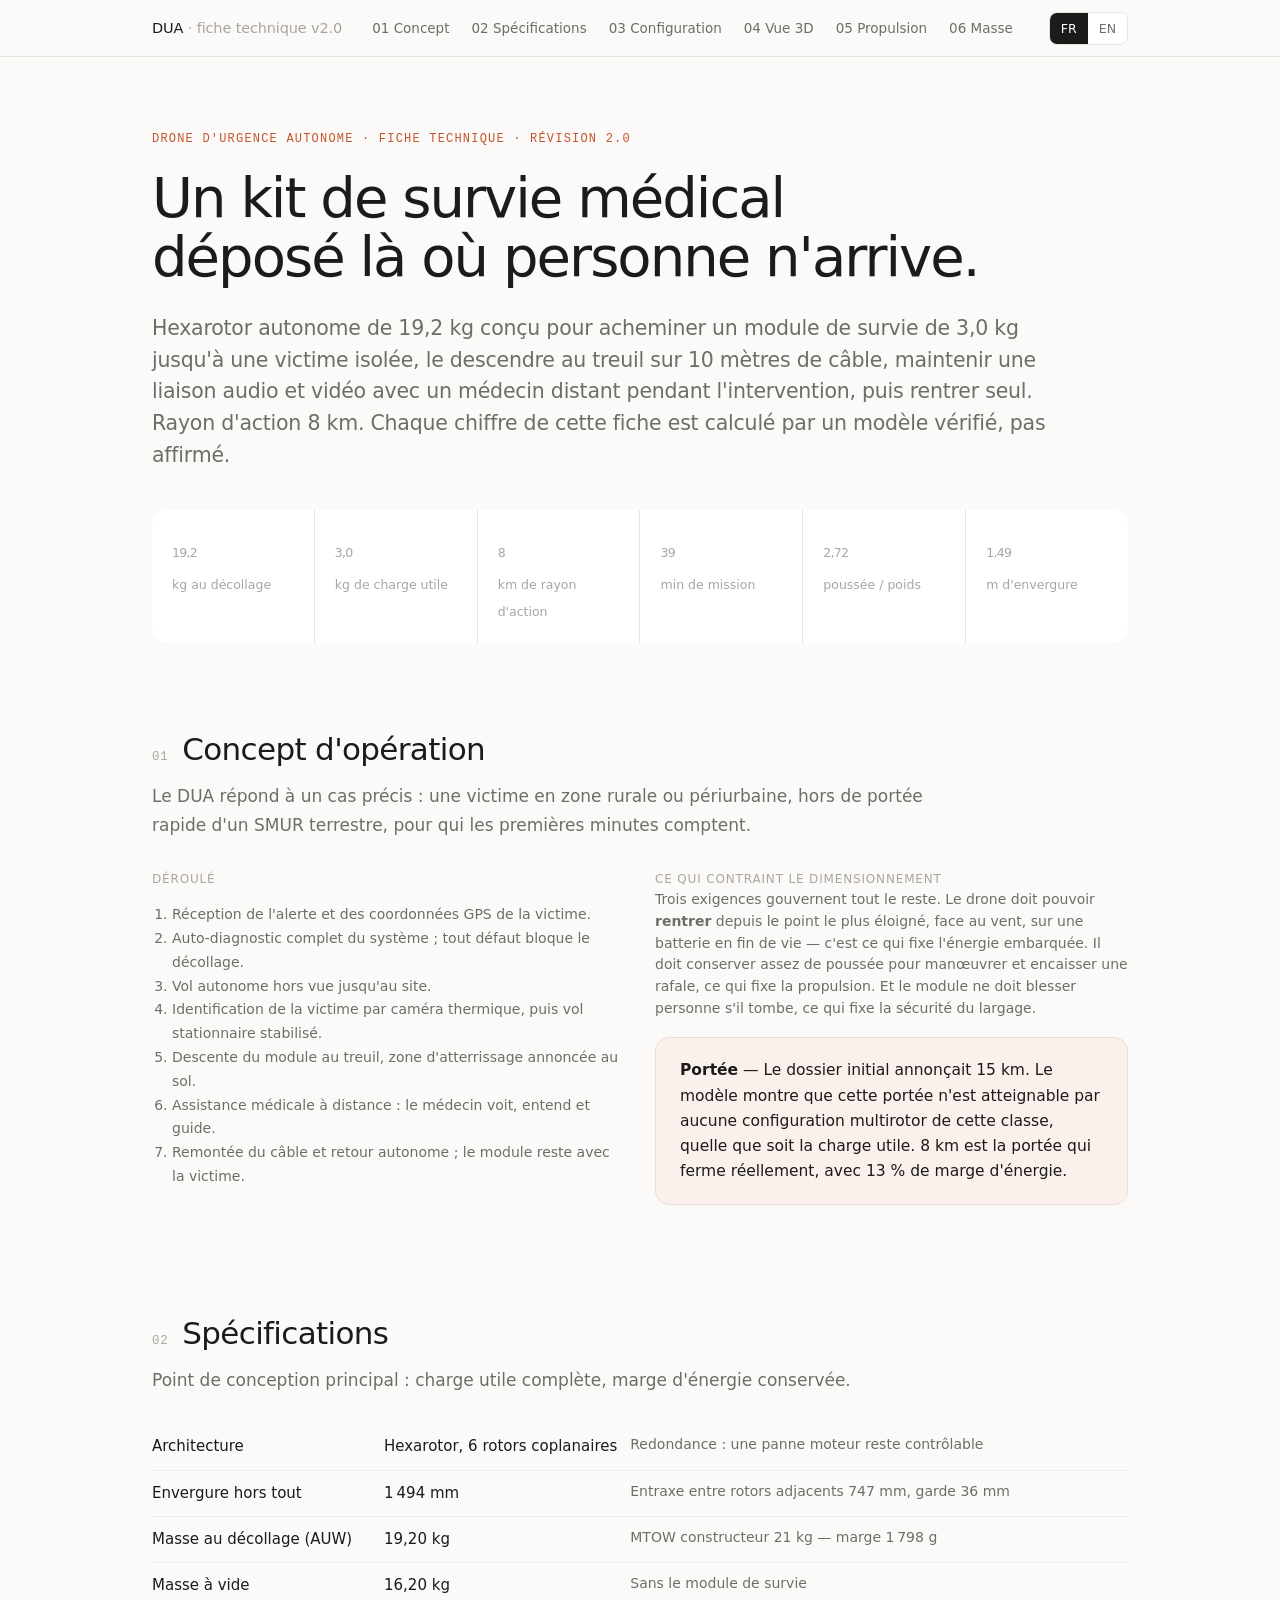
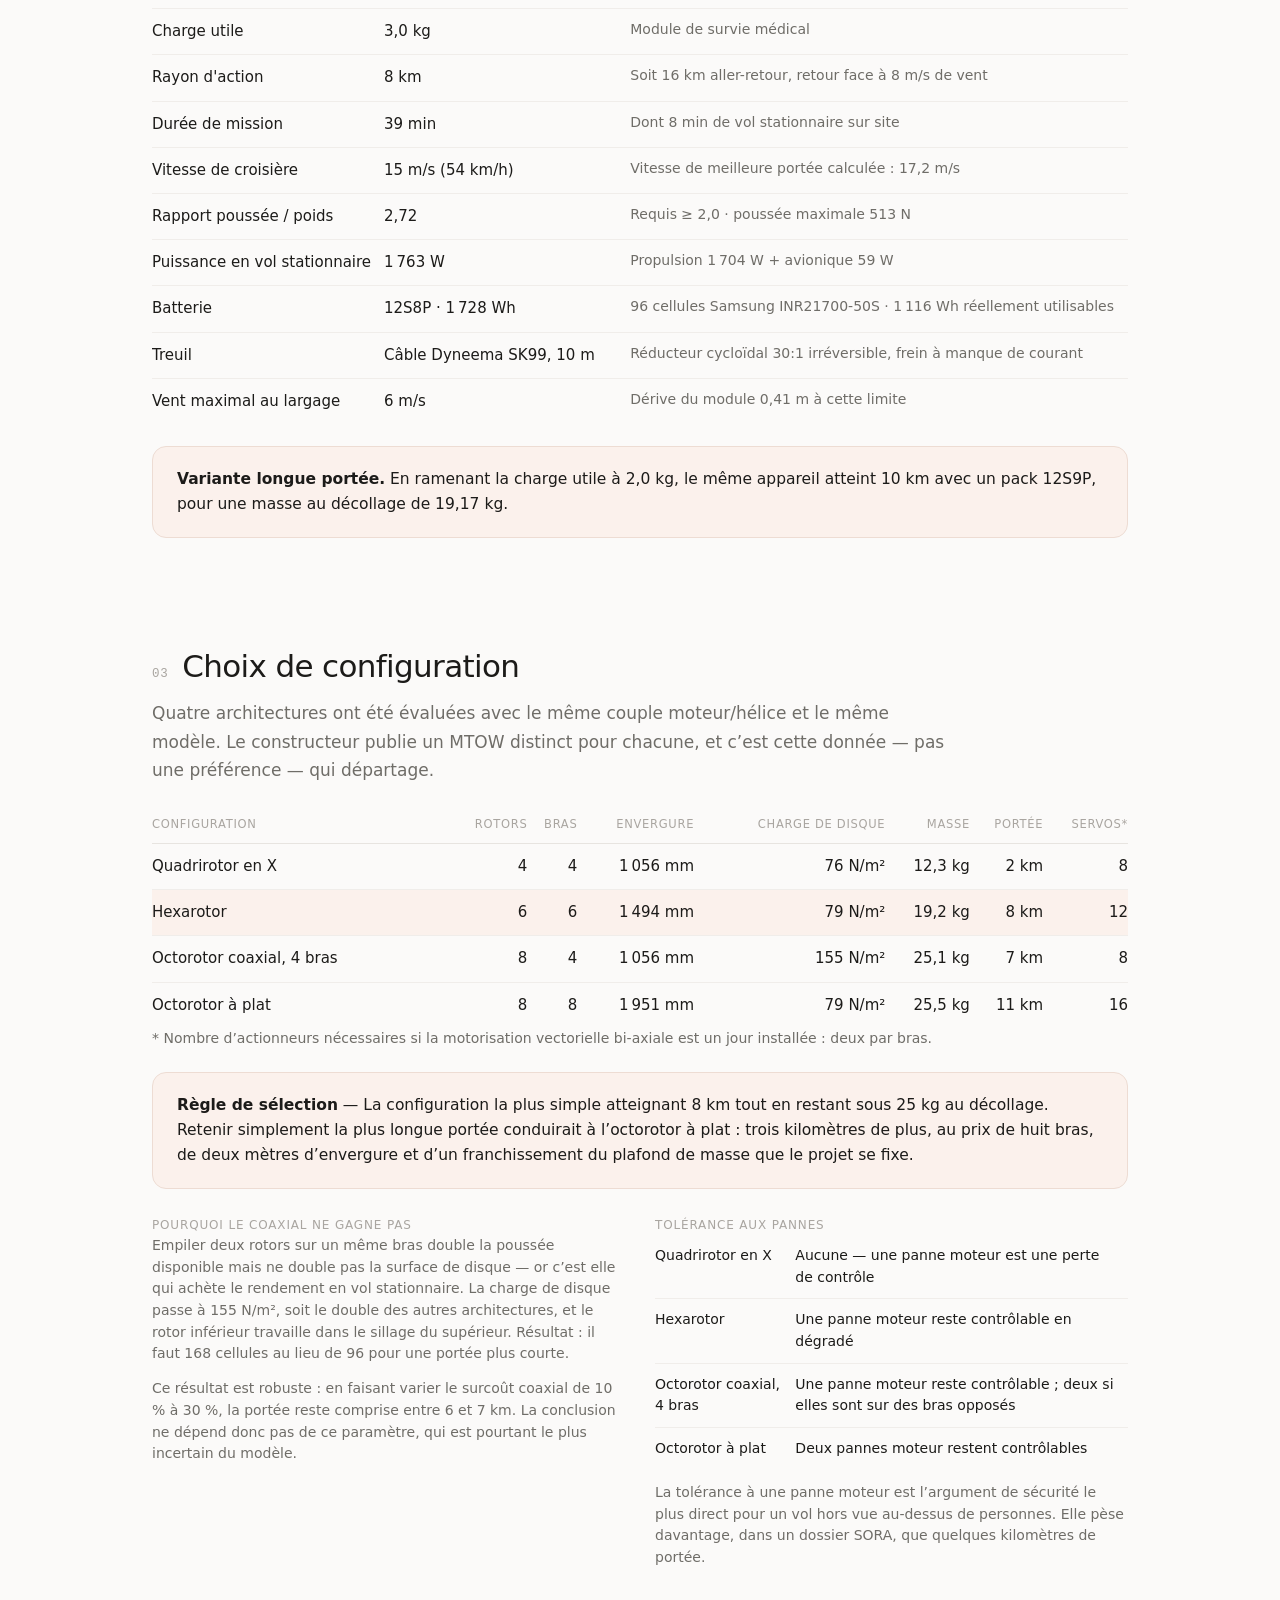
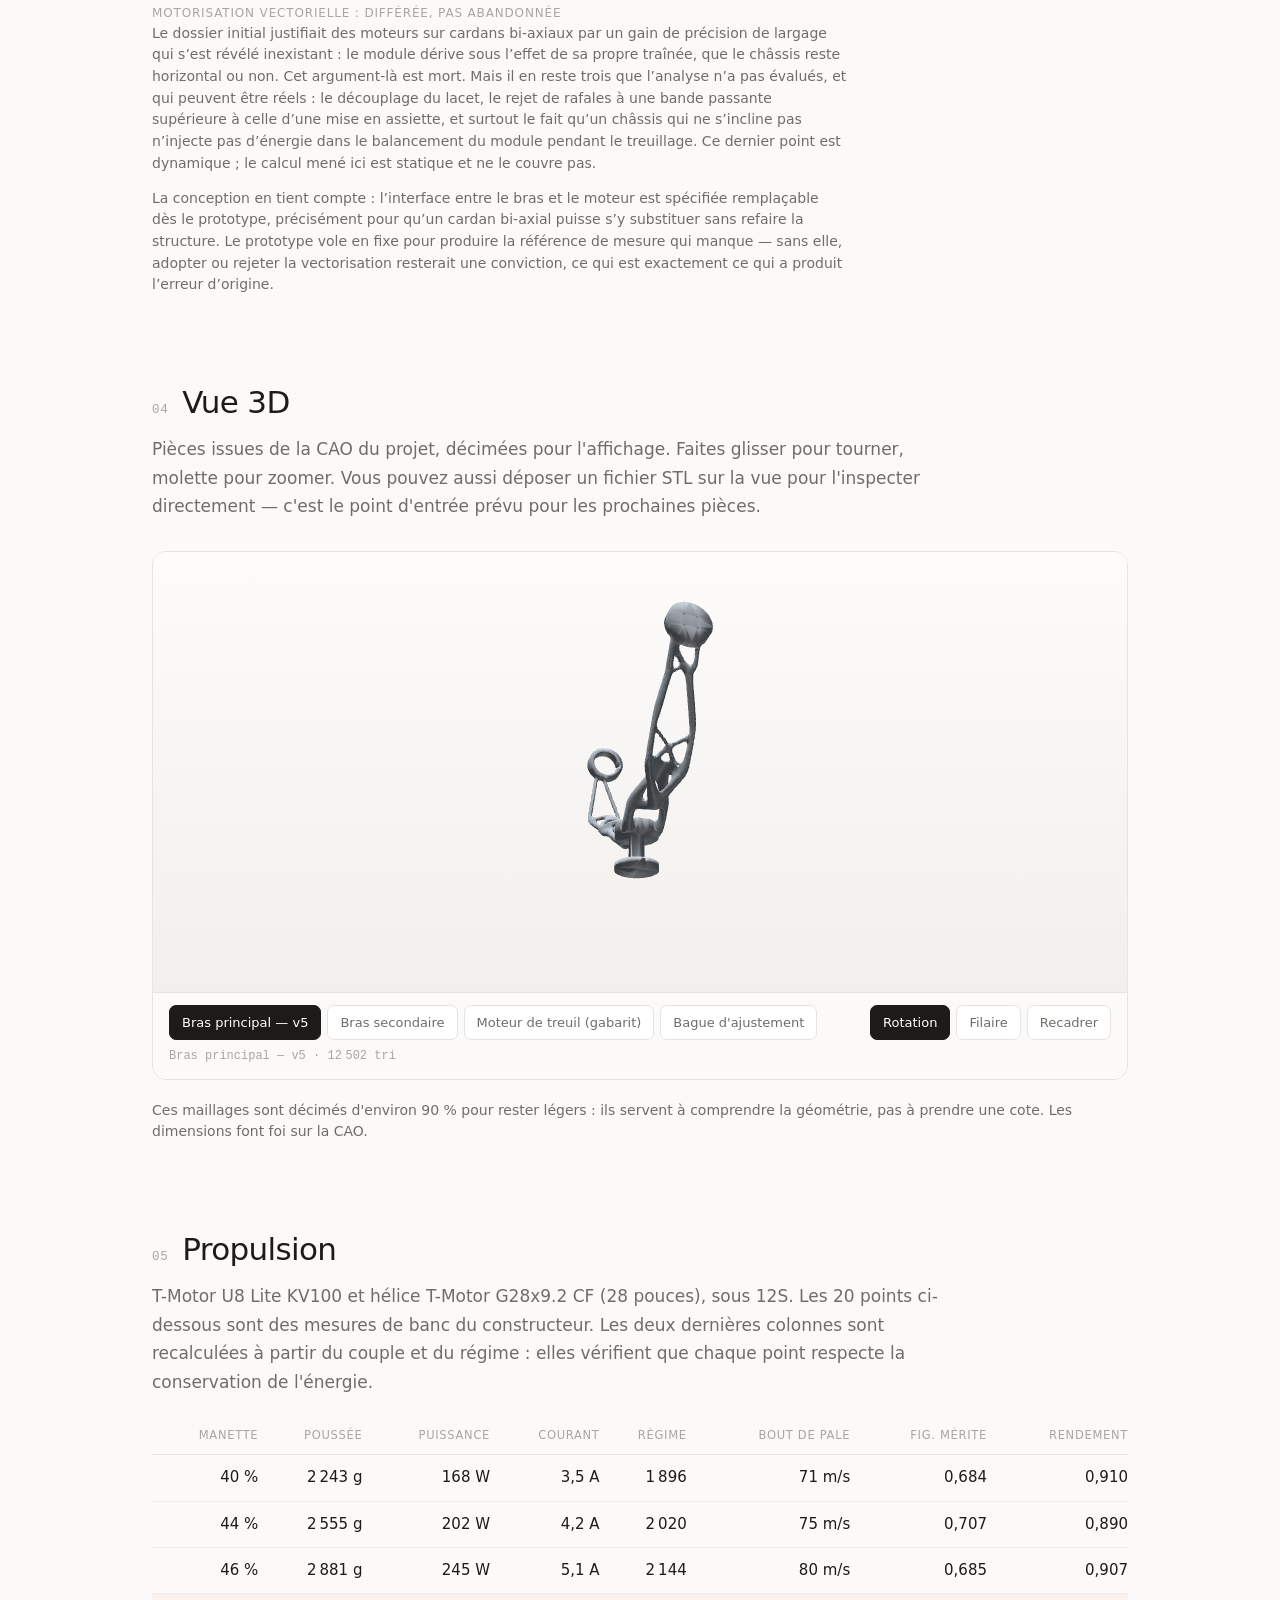
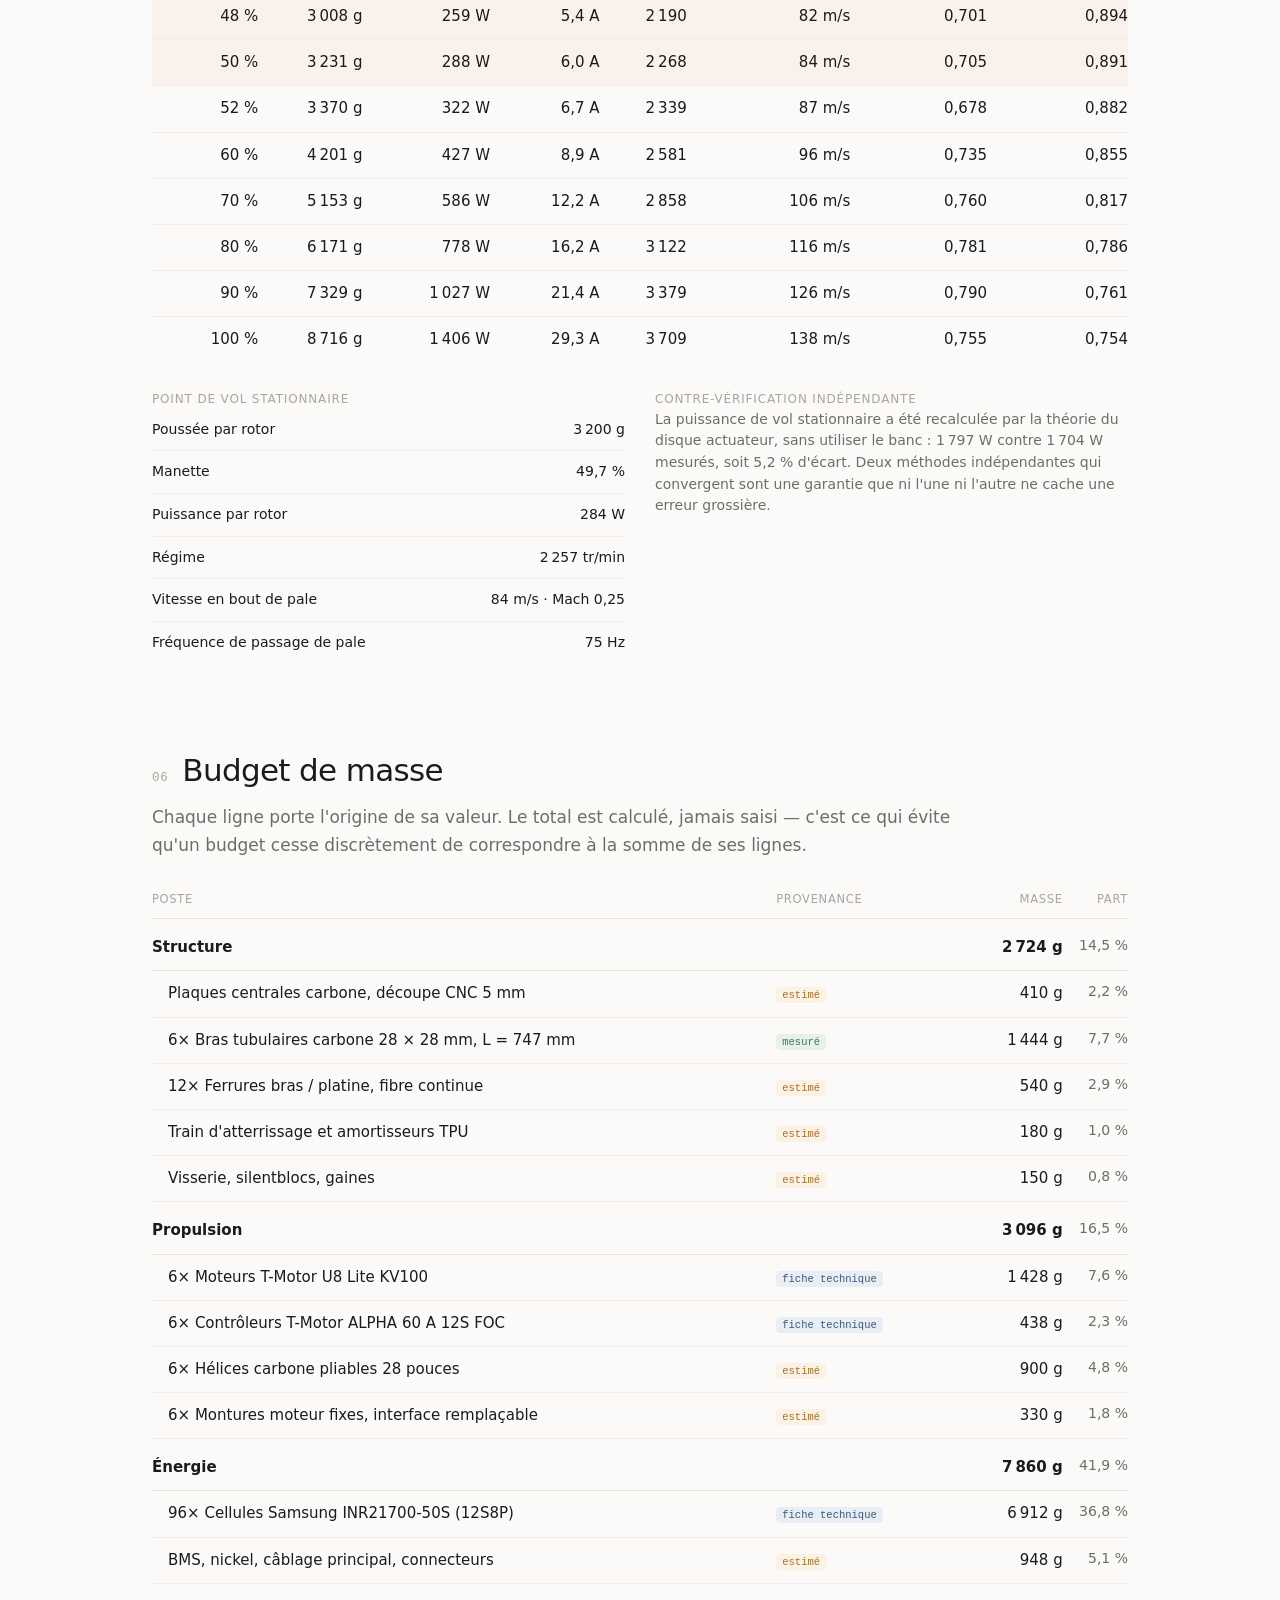
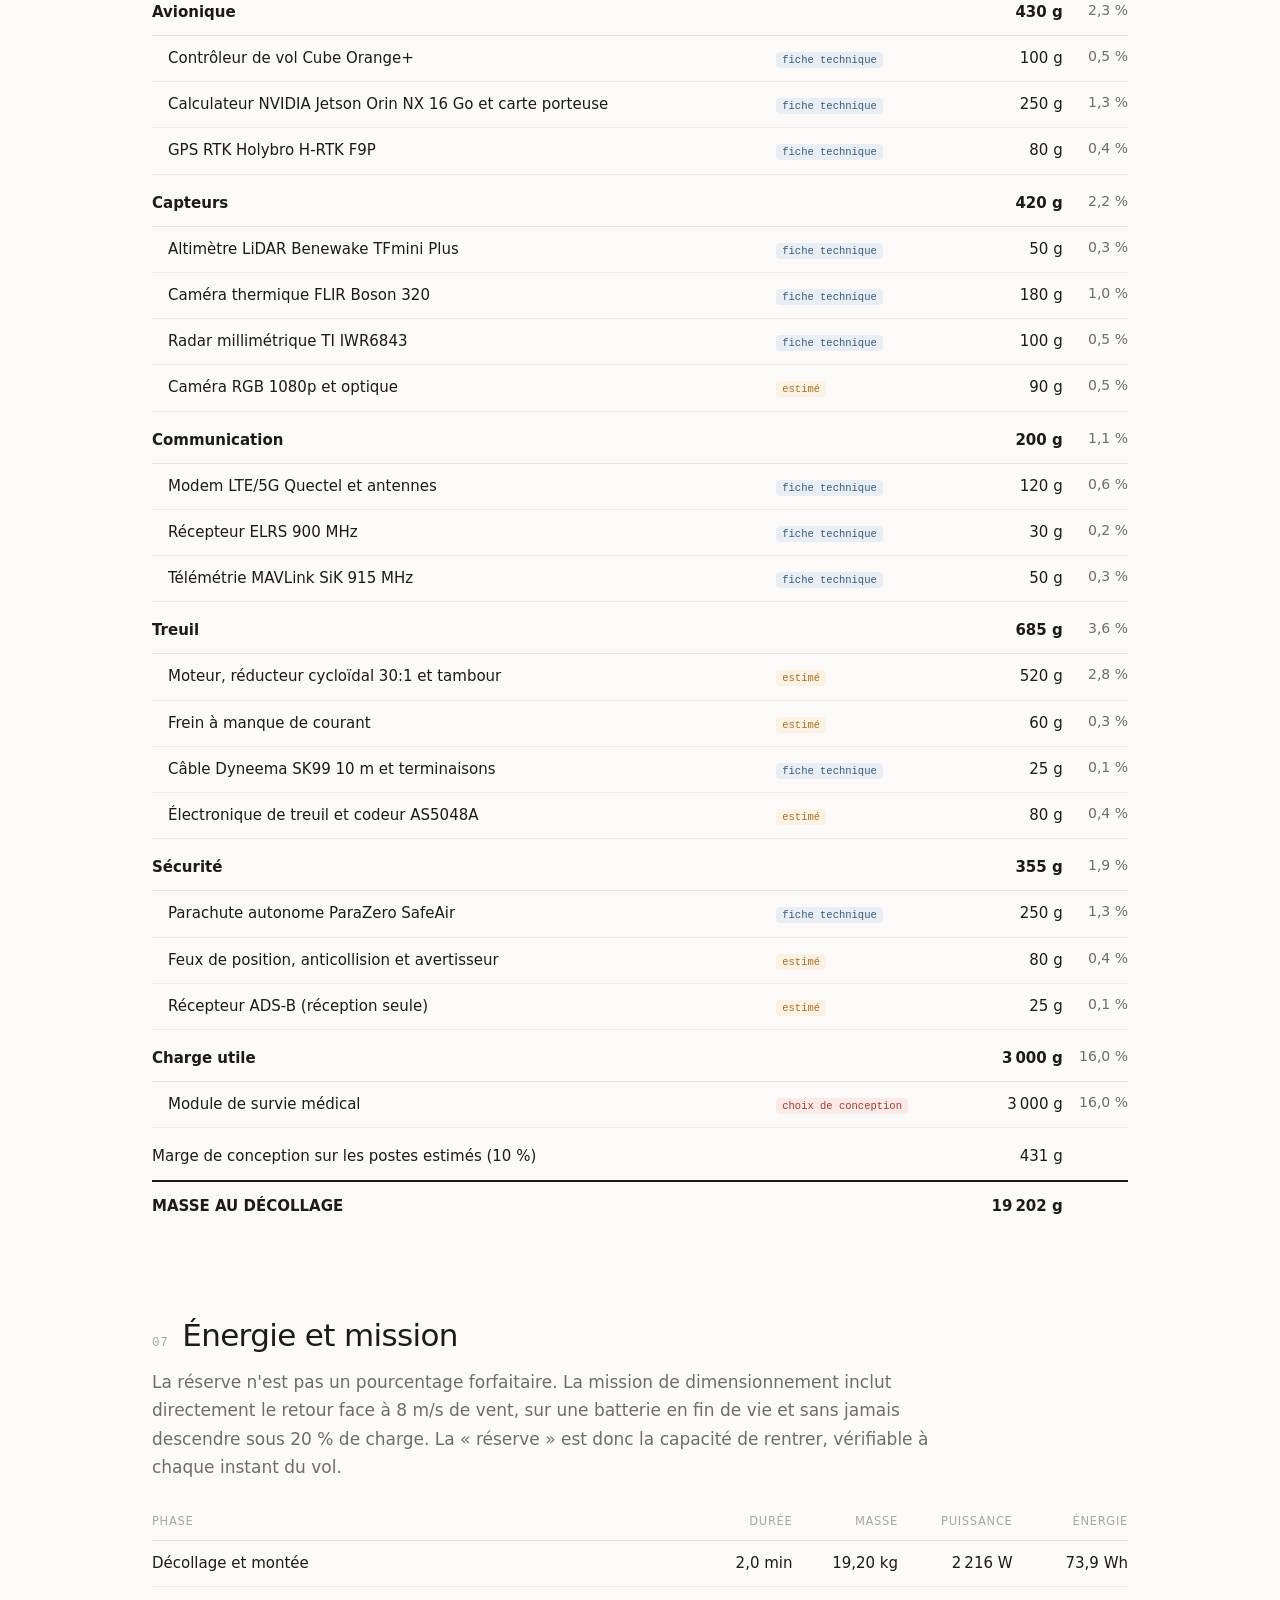
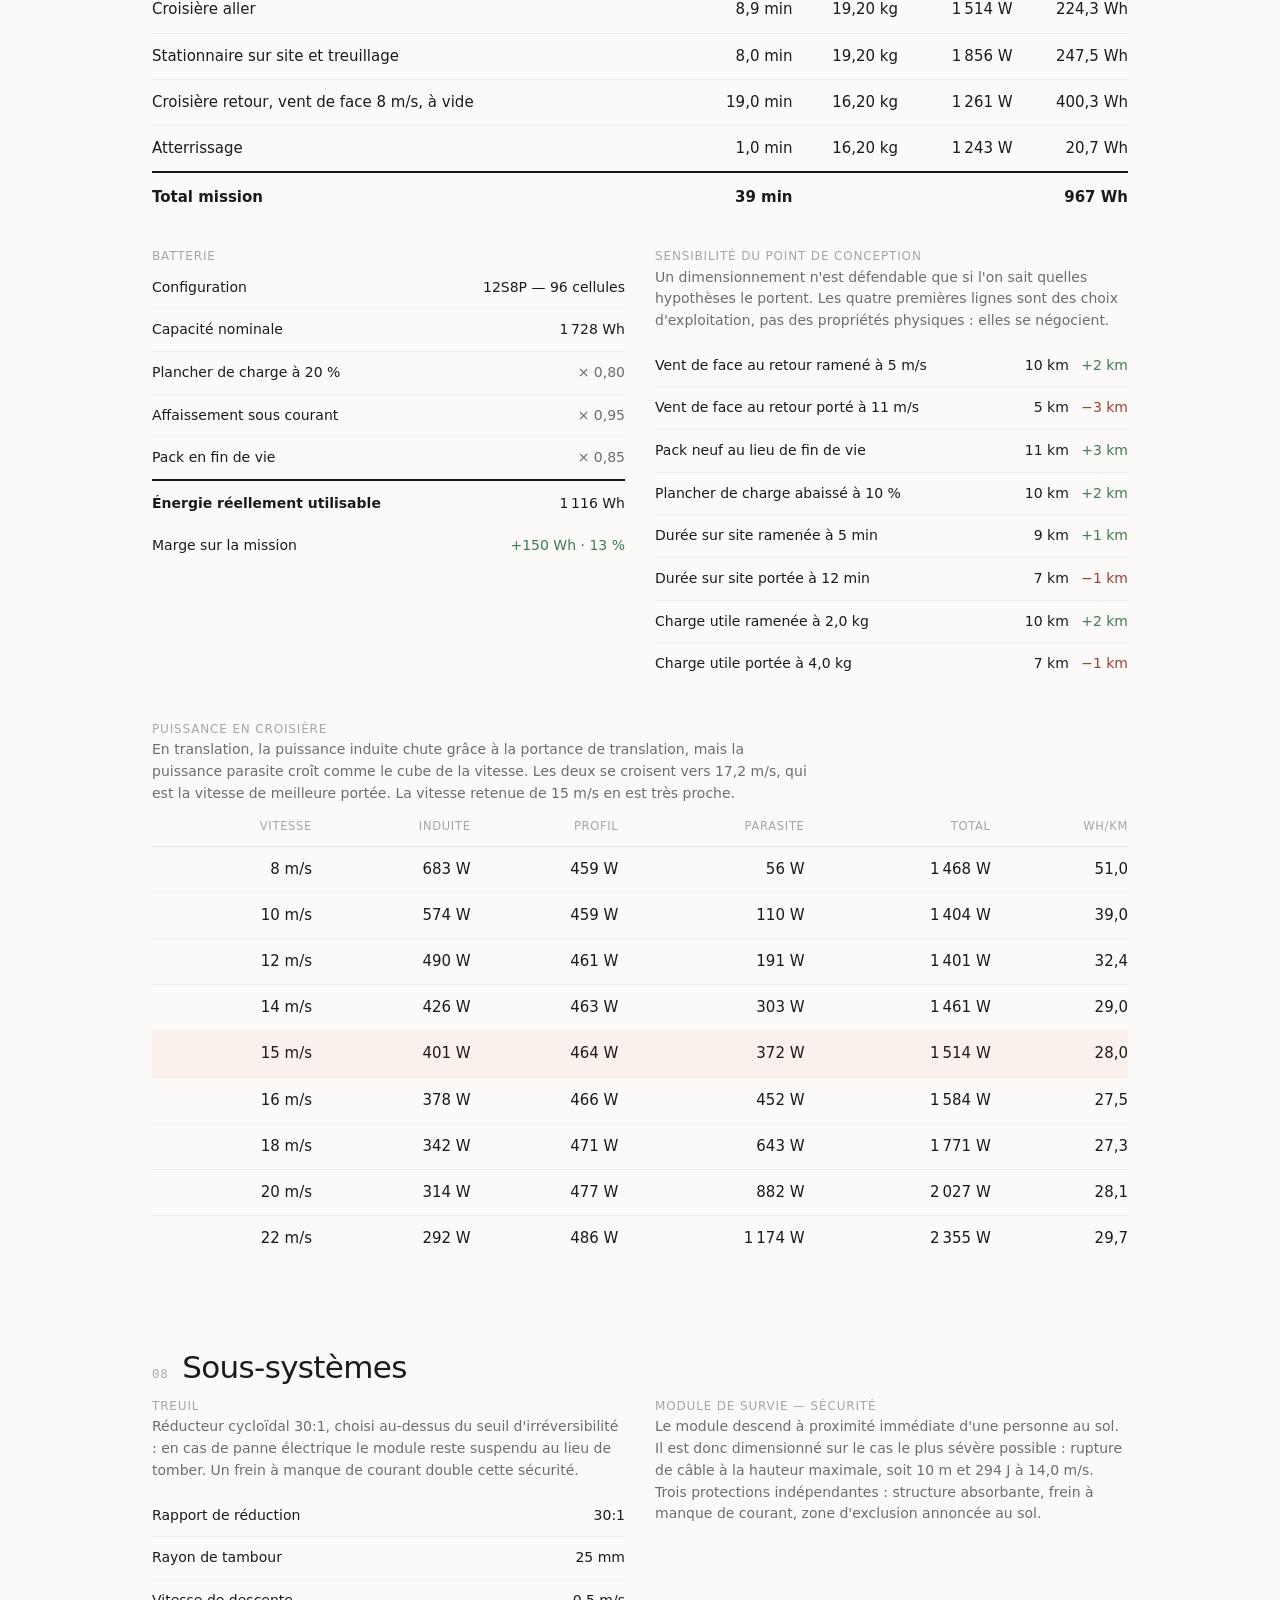
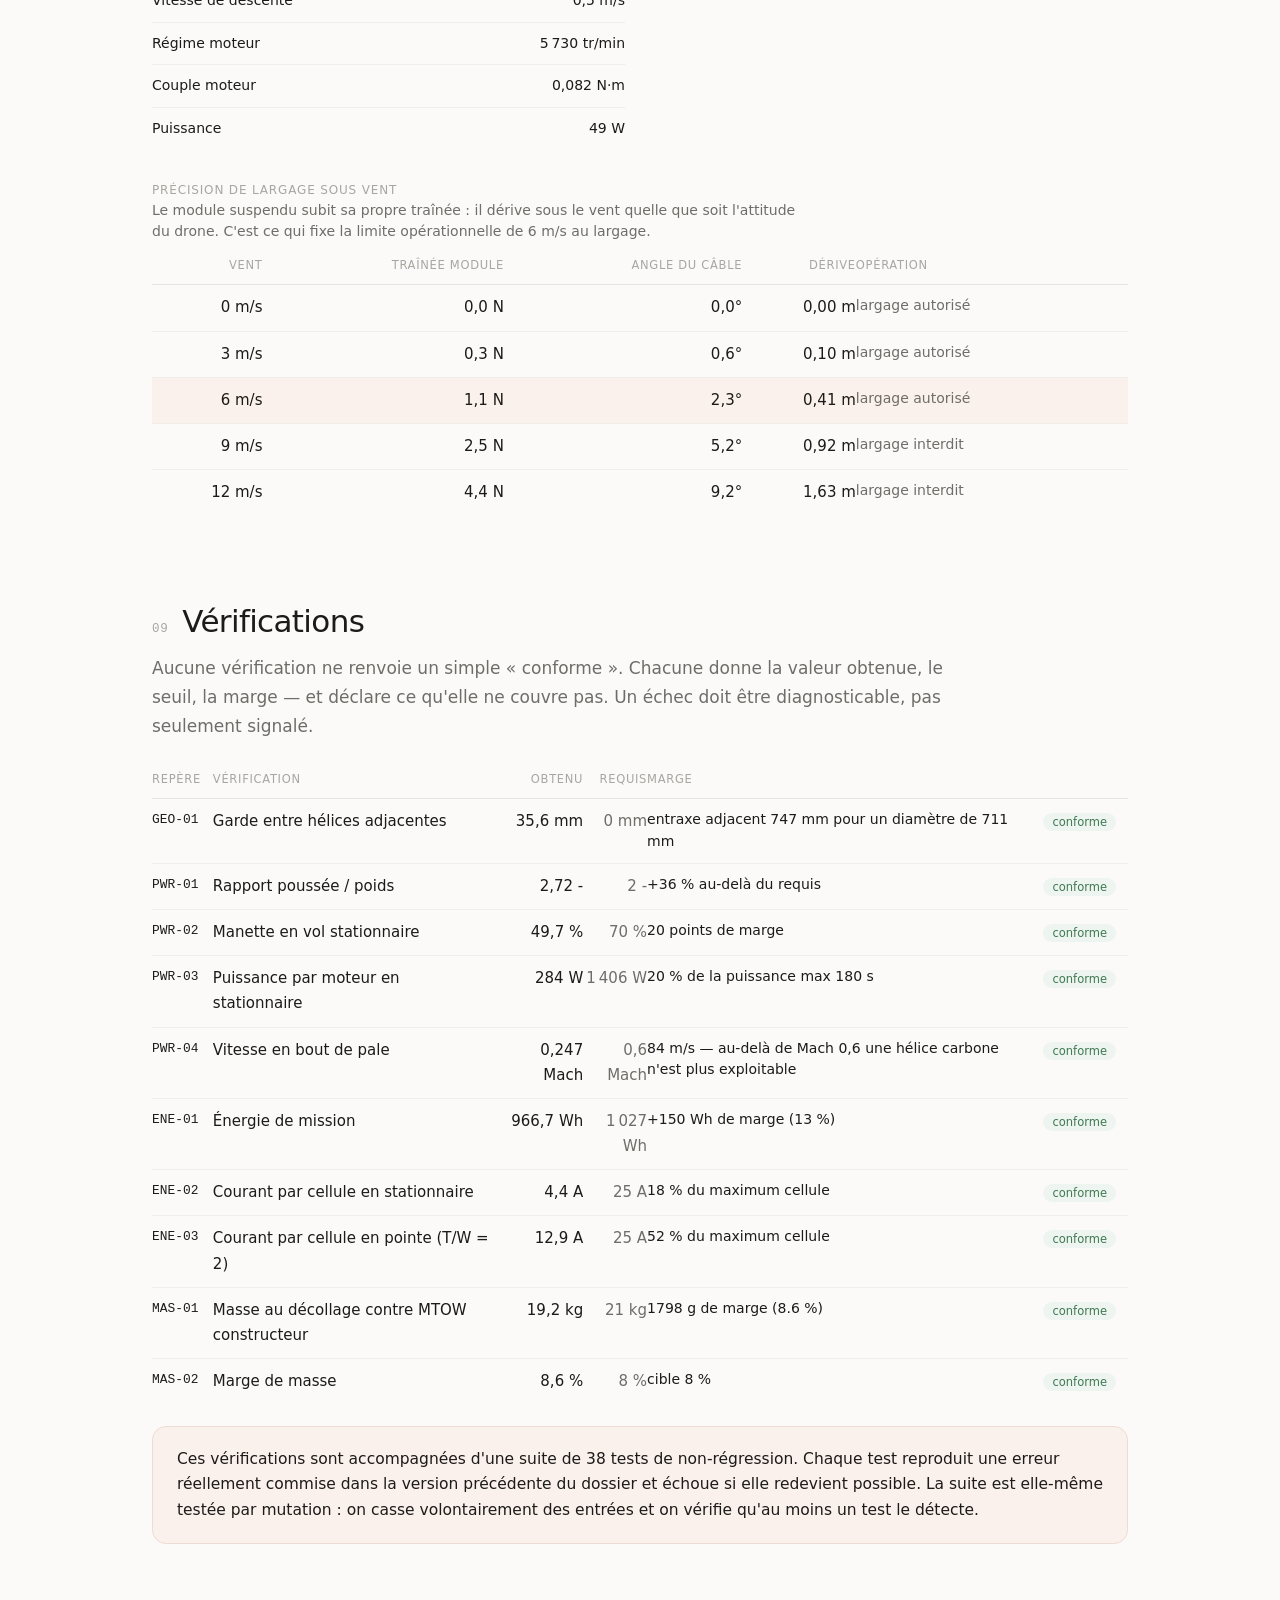
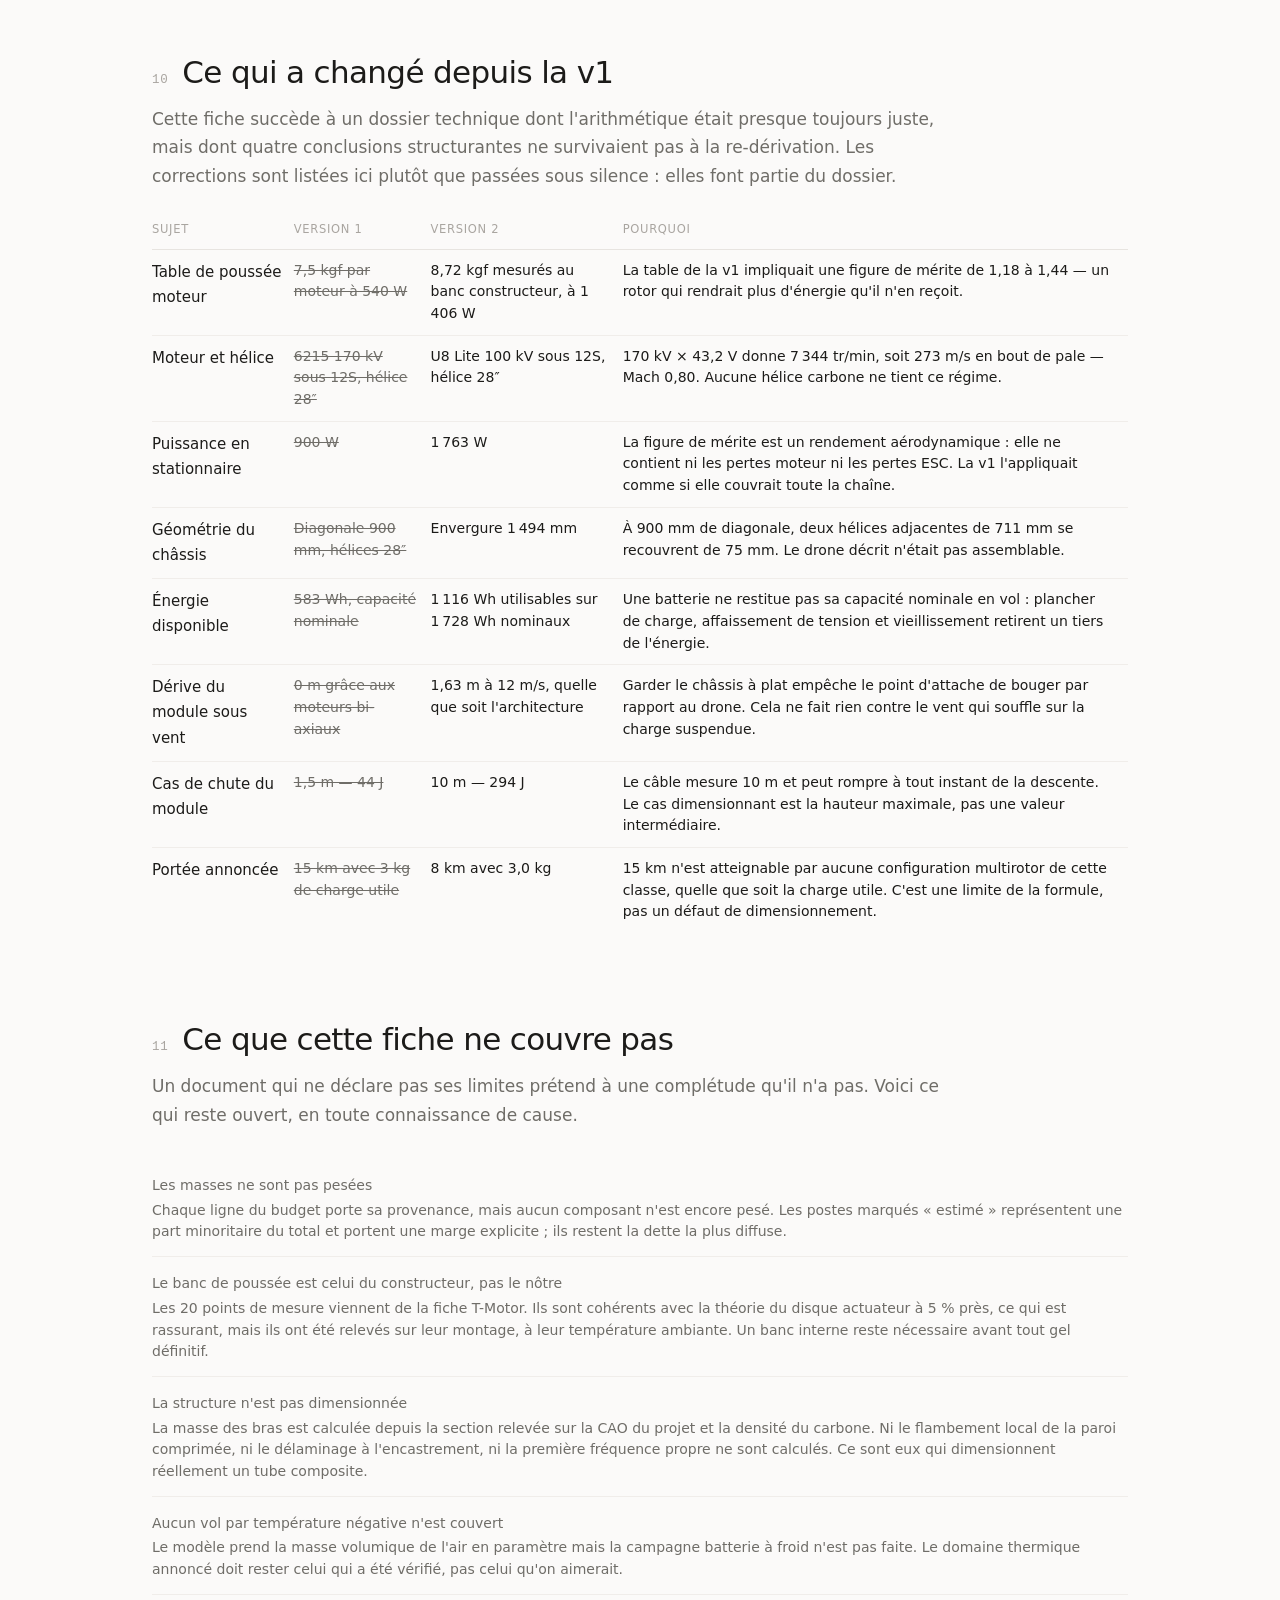
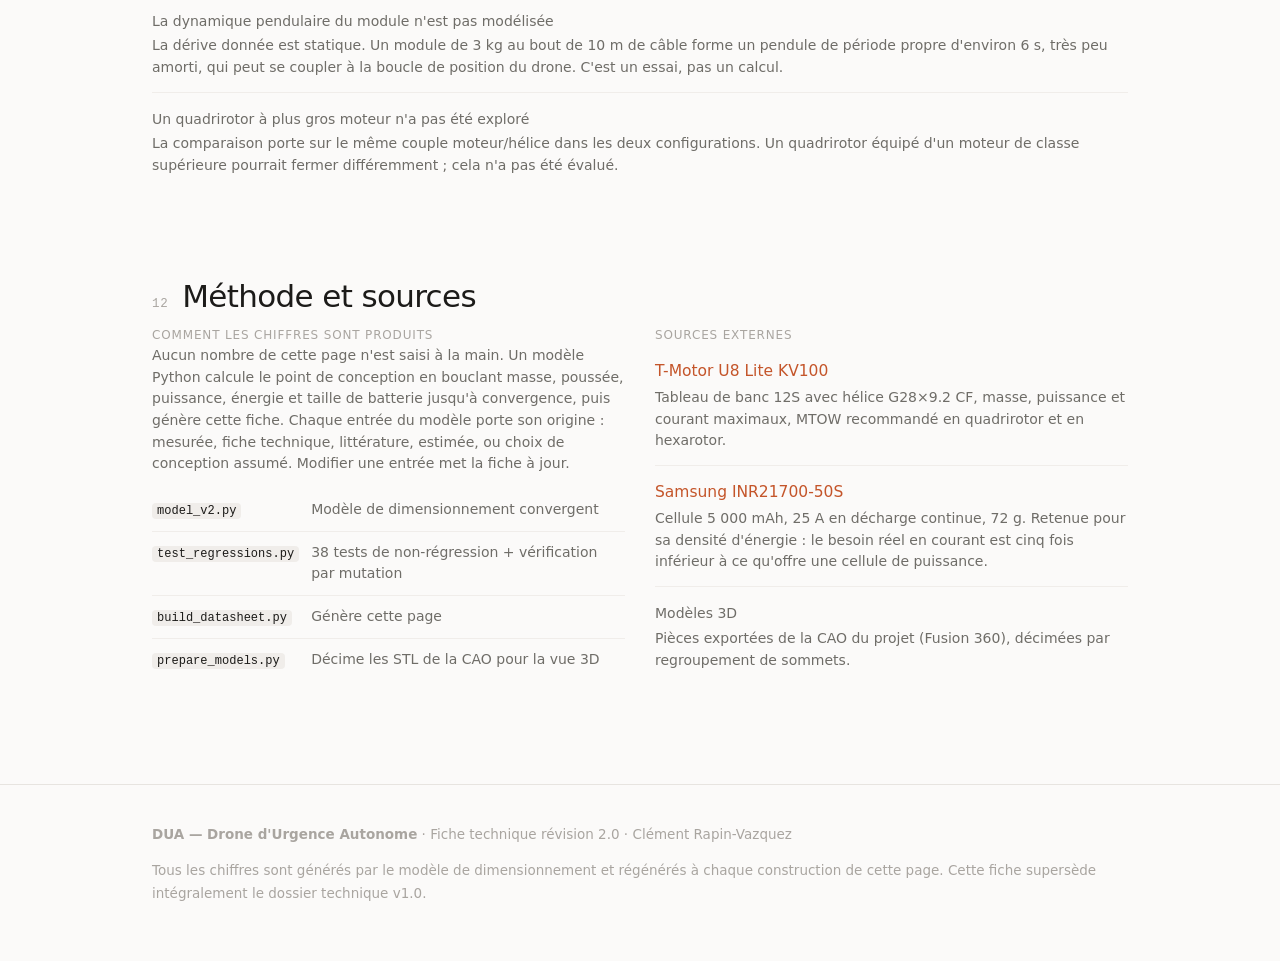
<file: dua/index.html>
<!DOCTYPE html><html lang="fr" data-lang="fr"><head><meta charset="utf-8">
<meta name="viewport" content="width=device-width,initial-scale=1">
<title>DUA — Fiche technique / Datasheet</title>
<style>
:root{color-scheme:light;--ink:#1c1b19;--ink2:#6f6d68;--ink3:#a9a5a0;--hair:#e7e4e0;--hair2:#f0edea;
--bg:#fbfaf9;--sf:#fff;--acc:#c4552a;--accbg:#fbf1ec;--accln:#eddcd3;--ok:#3f7a52;--warn:#a8712a;--dgr:#a33c2f;
--r:14px;--r2:9px;--mono:ui-monospace,SFMono-Regular,Menlo,Consolas,monospace}
*{box-sizing:border-box}
html{scroll-behavior:smooth;scroll-padding-top:82px}
body{margin:0;background:var(--bg);color:var(--ink);
font:400 16.5px/1.68 -apple-system,BlinkMacSystemFont,"SF Pro Text","Segoe UI",Inter,system-ui,sans-serif;
-webkit-font-smoothing:antialiased;text-rendering:optimizeLegibility}
.wrap{max-width:1040px;margin:0 auto;padding:0 32px}
h1,h2,h3,h4,h5{margin:0;font-weight:500;letter-spacing:-.021em}
h1{font-size:clamp(34px,5.2vw,56px);line-height:1.05;letter-spacing:-.035em}
h2{font-size:31px;line-height:1.18} h3{font-size:23px;line-height:1.24}
h4{font-size:17.5px;line-height:1.35}
h5{font-size:12px;letter-spacing:.07em;text-transform:uppercase;color:var(--ink3);font-weight:500}
p{margin:0 0 13px} p:last-child{margin-bottom:0}
a{color:var(--acc);text-decoration:none} a:hover{text-decoration:underline}
code,.mono{font-family:var(--mono);font-size:.86em}
code{background:var(--hair2);padding:1px 5px;border-radius:4px}
.small{font-size:14px;line-height:1.55} .muted{color:var(--ink2)}
.danger{color:var(--dgr)} .ok{color:var(--ok)} .val{font-weight:500}
.strike{text-decoration:line-through;text-decoration-thickness:1px}
.num{font-variant-numeric:tabular-nums;text-align:right}
/* --- bilinguisme : purement declaratif --- */
.l-fr,.l-en{display:contents}
html[data-lang="fr"] .l-en{display:none}
html[data-lang="en"] .l-fr{display:none}
nav{position:sticky;top:0;z-index:60;background:rgba(251,250,249,.88);
backdrop-filter:saturate(180%) blur(18px);border-bottom:1px solid var(--hair)}
nav .wrap{display:flex;align-items:center;gap:20px;height:56px}
.brand{font-weight:500;font-size:14.5px;white-space:nowrap;letter-spacing:-.01em}
.brand em{font-style:normal;color:var(--ink3);font-weight:400}
.navl{display:flex;gap:2px;overflow-x:auto;scrollbar-width:none;flex:1}
.navl::-webkit-scrollbar{display:none}
.navl a{color:var(--ink2);font-size:13.5px;padding:6px 10px;border-radius:7px;white-space:nowrap}
.navl a:hover{background:var(--hair2);color:var(--ink);text-decoration:none}
.lang{display:flex;gap:0;border:1px solid var(--hair);border-radius:8px;overflow:hidden;flex:none}
.lang button{font:inherit;font-size:12.5px;font-weight:500;padding:5px 11px;border:0;
background:var(--sf);color:var(--ink2);cursor:pointer}
.lang button.on{background:var(--ink);color:#fff}
header.hero{padding:72px 0 0}
.eyebrow{font-family:var(--mono);font-size:12px;letter-spacing:.1em;text-transform:uppercase;
color:var(--acc);margin-bottom:20px}
.lede{font-size:20.5px;line-height:1.55;color:var(--ink2);max-width:70ch;margin:26px 0 0;
letter-spacing:-.011em}
.stats{display:grid;grid-template-columns:repeat(auto-fit,minmax(128px,1fr));gap:1px;
background:var(--hair);border-radius:var(--r);overflow:hidden;margin:38px 0 0}
.stat{background:var(--sf);padding:18px 20px}
.stat b{display:block;font-size:25px;font-weight:500;letter-spacing:-.028em;
font-variant-numeric:tabular-nums}
.stat span{font-size:12.5px;color:var(--ink3)}
section{padding:88px 0 0}
.sh{display:flex;align-items:baseline;gap:14px;margin-bottom:10px}
.sn{font-family:var(--mono);font-size:12.5px;color:var(--ink3);letter-spacing:.05em}
.sub{color:var(--ink2);max-width:74ch;margin:14px 0 30px;font-size:17px}
.card{background:var(--sf);border:1px solid var(--hair);border-radius:var(--r);
padding:24px 26px;margin:18px 0}
.note{background:var(--accbg);border:1px solid var(--accln);border-radius:var(--r);
padding:20px 24px;margin:22px 0;font-size:15.5px;line-height:1.62}
table{width:100%;border-collapse:collapse;font-size:15px}
th{text-align:left;font-weight:500;font-size:11.5px;letter-spacing:.06em;text-transform:uppercase;
color:var(--ink3);padding:0 12px 9px 0;border-bottom:1px solid var(--hair)}
td{padding:10px 12px 10px 0;border-bottom:1px solid var(--hair2);vertical-align:top}
tr:last-child td{border-bottom:none}
th.num,td.num{text-align:right;padding-right:0}
tr.hi td{background:var(--accbg)}
tr.grp td{border-bottom:1px solid var(--hair);padding-top:16px}
tr.tot td{border-top:2px solid var(--ink);border-bottom:none;padding-top:12px}
td.ind{padding-left:16px}
.tblwrap{overflow-x:auto;-webkit-overflow-scrolling:touch}
.grid2{display:grid;grid-template-columns:1fr 1fr;gap:30px}
.prov{font-size:10.5px;font-family:var(--mono);padding:2px 6px;border-radius:4px;
white-space:nowrap;background:var(--hair2);color:var(--ink2)}
.p-measured{background:#e8f0ea;color:var(--ok)}
.p-datasheet{background:#e9eef4;color:#3a5a7a}
.p-estimate{background:#fbf2e4;color:var(--warn)}
.p-assumed{background:#fbeae7;color:var(--dgr)}
.pill{font-size:11.5px;padding:2px 9px;border-radius:20px;font-weight:500;white-space:nowrap}
.pok{background:#eef4ef;color:var(--ok)} .phigh{background:#fbeae7;color:var(--dgr)}
.reflist{list-style:none;padding:0;margin:0}
.reflist li{padding:13px 0;border-bottom:1px solid var(--hair2)}
.reflist li:last-child{border:none}
.reflist b{display:block;font-size:15.5px;font-weight:500}
.reflist span{display:block;font-size:14px;color:var(--ink2);margin-top:3px;line-height:1.55}
/* --- visionneuse 3D --- */
.viewer{background:var(--sf);border:1px solid var(--hair);border-radius:var(--r);
overflow:hidden;margin:20px 0}
.vstage{position:relative;height:440px;background:
linear-gradient(180deg,#fdfcfb 0%,#f2efec 100%);cursor:grab}
.vstage.drag{cursor:grabbing}
.vstage canvas{display:block;width:100%;height:100%}
.vmsg{position:absolute;inset:0;display:flex;align-items:center;justify-content:center;
text-align:center;padding:30px;color:var(--ink3);font-size:14.5px;line-height:1.6}
.vbar{display:flex;flex-wrap:wrap;gap:6px;align-items:center;padding:12px 16px;
border-top:1px solid var(--hair);background:var(--bg)}
.vbar button{font:inherit;font-size:13px;padding:6px 12px;border-radius:7px;
border:1px solid var(--hair);background:var(--sf);color:var(--ink2);cursor:pointer}
.vbar button:hover{border-color:#dcd8d3;color:var(--ink)}
.vbar button.on{background:var(--ink);color:#fff;border-color:var(--ink)}
.vbar .sp{flex:1}
.vinfo{font-size:12px;color:var(--ink3);font-family:var(--mono)}
.vdrop{position:absolute;inset:0;background:rgba(196,85,42,.08);
border:2px dashed var(--acc);display:none;align-items:center;justify-content:center;
color:var(--acc);font-size:15px;font-weight:500}
.vstage.over .vdrop{display:flex}
footer{margin-top:100px;padding:38px 0 62px;border-top:1px solid var(--hair);
color:var(--ink3);font-size:13.5px}
@media(max-width:820px){.grid2{grid-template-columns:1fr;gap:22px}
 .wrap{padding:0 20px}.navl{display:none}section{padding-top:64px}
 .vstage{height:320px}}
@media print{nav{display:none}.viewer{display:none}}
</style></head><body>

<nav><div class="wrap">
<div class="brand">DUA <em>· <span class="l-fr">fiche technique v2.0</span><span class="l-en">datasheet v2.0</span></em></div>
<div class="navl">
<a href="#concept">01 <span class="l-fr">Concept</span><span class="l-en">Concept</span></a>
<a href="#specs">02 <span class="l-fr">Spécifications</span><span class="l-en">Specifications</span></a>
<a href="#config">03 <span class="l-fr">Configuration</span><span class="l-en">Configuration</span></a>
<a href="#vue3d">04 <span class="l-fr">Vue 3D</span><span class="l-en">3D view</span></a>
<a href="#propulsion">05 <span class="l-fr">Propulsion</span><span class="l-en">Propulsion</span></a>
<a href="#masse">06 <span class="l-fr">Masse</span><span class="l-en">Mass</span></a>
<a href="#energie">07 <span class="l-fr">Énergie</span><span class="l-en">Energy</span></a>
<a href="#soussystemes">08 <span class="l-fr">Sous-systèmes</span><span class="l-en">Subsystems</span></a>
<a href="#verifs">09 <span class="l-fr">Vérifications</span><span class="l-en">Verifications</span></a>
<a href="#corrections">10 <span class="l-fr">Corrections</span><span class="l-en">Corrections</span></a>
<a href="#limites">11 <span class="l-fr">Limites</span><span class="l-en">Limits</span></a>
<a href="#methode">12 <span class="l-fr">Méthode</span><span class="l-en">Method</span></a>
</div>
<div class="lang"><button data-set="fr" class="on">FR</button><button data-set="en">EN</button></div>
</div></nav>

<header class="hero"><div class="wrap">
<div class="eyebrow"><span class="l-fr">Drone d'Urgence Autonome · fiche technique · révision 2.0</span><span class="l-en">Autonomous Emergency Drone · datasheet · revision 2.0</span></div>
<h1><span class="l-fr">Un kit de survie médical<br>déposé là où personne n'arrive.</span><span class="l-en">A medical survival kit<br>delivered where no one can reach.</span></h1>
<p class="lede"><span class="l-fr">Hexarotor autonome de 19,2 kg conçu pour acheminer un module de survie de 3,0 kg jusqu'à une victime isolée, le descendre au treuil sur 10 mètres de câble, maintenir une liaison audio et vidéo avec un médecin distant pendant l'intervention, puis rentrer seul. Rayon d'action 8 km. Chaque chiffre de cette fiche est calculé par un modèle vérifié, pas affirmé.</span><span class="l-en">A 19.2 kg autonomous hexarotor built to carry a 3.0 kg survival module to an isolated casualty, winch it down 10 metres of cable, hold an audio and video link with a remote physician throughout, then return on its own. Operating radius 8 km. Every figure in this datasheet is computed by a verified model, not asserted.</span></p>
<div class="stats"><div class="stat"><b><span class="l-fr">19,2</span><span class="l-en">19.2</span></b><span><span class="l-fr">kg au décollage</span><span class="l-en">kg all-up weight</span></span></div><div class="stat"><b><span class="l-fr">3,0</span><span class="l-en">3.0</span></b><span><span class="l-fr">kg de charge utile</span><span class="l-en">kg payload</span></span></div><div class="stat"><b><span class="l-fr">8</span><span class="l-en">8</span></b><span><span class="l-fr">km de rayon d'action</span><span class="l-en">km operating radius</span></span></div><div class="stat"><b><span class="l-fr">39</span><span class="l-en">39</span></b><span><span class="l-fr">min de mission</span><span class="l-en">min mission</span></span></div><div class="stat"><b><span class="l-fr">2,72</span><span class="l-en">2.72</span></b><span><span class="l-fr">poussée / poids</span><span class="l-en">thrust-to-weight</span></span></div><div class="stat"><b><span class="l-fr">1,49</span><span class="l-en">1.49</span></b><span><span class="l-fr">m d'envergure</span><span class="l-en">m span</span></span></div></div>
</div></header>

<section id="concept"><div class="wrap">
<div class="sh"><span class="sn">01</span><h2><span class="l-fr">Concept d'opération</span><span class="l-en">Concept of operations</span></h2></div>
<p class="sub"><span class="l-fr">Le DUA répond à un cas précis : une victime en zone rurale ou périurbaine, hors de portée rapide d'un SMUR terrestre, pour qui les premières minutes comptent.</span><span class="l-en">The DUA addresses one specific case: a casualty in a rural or peri-urban area, out of quick reach of a ground ambulance, for whom the first minutes matter.</span></p>
<div class="grid2">
<div><h5><span class="l-fr">Déroulé</span><span class="l-en">Sequence</span></h5>
<ol class="small" style="padding-left:20px;line-height:1.7;color:var(--ink2)">
<li><span class="l-fr">Réception de l'alerte et des coordonnées GPS de la victime.</span><span class="l-en">Alert received with the casualty’s GPS coordinates.</span></li>
<li><span class="l-fr">Auto-diagnostic complet du système ; tout défaut bloque le décollage.</span><span class="l-en">Full system self-check; any fault inhibits take-off.</span></li>
<li><span class="l-fr">Vol autonome hors vue jusqu'au site.</span><span class="l-en">Autonomous beyond-visual-line-of-sight flight to the site.</span></li>
<li><span class="l-fr">Identification de la victime par caméra thermique, puis vol stationnaire stabilisé.</span><span class="l-en">Casualty identification by thermal camera, then stabilised hover.</span></li>
<li><span class="l-fr">Descente du module au treuil, zone d'atterrissage annoncée au sol.</span><span class="l-en">Winched descent of the module, landing zone announced on the ground.</span></li>
<li><span class="l-fr">Assistance médicale à distance : le médecin voit, entend et guide.</span><span class="l-en">Remote medical assistance: the physician sees, hears and guides.</span></li>
<li><span class="l-fr">Remontée du câble et retour autonome ; le module reste avec la victime.</span><span class="l-en">Cable retrieval and autonomous return; the module stays with the casualty.</span></li>
</ol></div>
<div><h5><span class="l-fr">Ce qui contraint le dimensionnement</span><span class="l-en">What drives the sizing</span></h5>
<p class="small muted"><span class="l-fr">Trois exigences gouvernent tout le reste. Le drone doit pouvoir <b>rentrer</b> depuis le point le plus éloigné, face au vent, sur une batterie en fin de vie — c'est ce qui fixe l'énergie embarquée. Il doit conserver assez de poussée pour manœuvrer et encaisser une rafale, ce qui fixe la propulsion. Et le module ne doit blesser personne s'il tombe, ce qui fixe la sécurité du largage.</span><span class="l-en">Three requirements govern everything else. The aircraft must be able to <b>return</b> from the furthest point, into wind, on an end-of-life battery — that sets the onboard energy. It must keep enough thrust to manoeuvre and absorb a gust, which sets the propulsion. And the module must not injure anyone if it falls, which sets release safety.</span></p>
<div class="note" style="margin-top:18px"><b><span class="l-fr">Portée</span><span class="l-en">Range</span></b> — <span class="l-fr">Le dossier initial annonçait 15 km. Le modèle montre que cette portée n'est atteignable par aucune configuration multirotor de cette classe, quelle que soit la charge utile. 8 km est la portée qui ferme réellement, avec 13 % de marge d'énergie.</span><span class="l-en">The initial dossier claimed 15 km. The model shows this range is not reachable by any multirotor configuration in this class, whatever the payload. 8 km is the range that actually closes, with 13 % energy margin.</span></div>
</div></div>
</div></section>

<section id="specs"><div class="wrap">
<div class="sh"><span class="sn">02</span><h2><span class="l-fr">Spécifications</span><span class="l-en">Specifications</span></h2></div>
<p class="sub"><span class="l-fr">Point de conception principal : charge utile complète, marge d'énergie conservée.</span><span class="l-en">Primary design point: full payload, energy margin preserved.</span></p>
<div class="tblwrap"><table><tbody><tr><td><span class="l-fr">Architecture</span><span class="l-en">Architecture</span></td><td class='val'><span class="l-fr">Hexarotor, 6 rotors coplanaires</span><span class="l-en">Hexarotor, 6 coplanar rotors</span></td><td class='small muted'><span class="l-fr">Redondance : une panne moteur reste contrôlable</span><span class="l-en">Redundancy: single motor failure remains controllable</span></td></tr><tr><td><span class="l-fr">Envergure hors tout</span><span class="l-en">Overall span</span></td><td class='val'><span class="l-fr">1 494</span><span class="l-en">1 494</span> mm</td><td class='small muted'><span class="l-fr">Entraxe entre rotors adjacents <span class="l-fr">747</span><span class="l-en">747</span> mm, garde <span class="l-fr">36</span><span class="l-en">36</span> mm</span><span class="l-en">Adjacent rotor spacing <span class="l-fr">747</span><span class="l-en">747</span> mm, clearance <span class="l-fr">36</span><span class="l-en">36</span> mm</span></td></tr><tr><td><span class="l-fr">Masse au décollage (AUW)</span><span class="l-en">All-up weight (AUW)</span></td><td class='val'><span class="l-fr">19,20</span><span class="l-en">19.20</span> kg</td><td class='small muted'><span class="l-fr">MTOW constructeur <span class="l-fr">21</span><span class="l-en">21</span> kg — marge <span class="l-fr">1 798</span><span class="l-en">1 798</span> g</span><span class="l-en">Manufacturer MTOW <span class="l-fr">21</span><span class="l-en">21</span> kg — margin <span class="l-fr">1 798</span><span class="l-en">1 798</span> g</span></td></tr><tr><td><span class="l-fr">Masse à vide</span><span class="l-en">Empty weight</span></td><td class='val'><span class="l-fr">16,20</span><span class="l-en">16.20</span> kg</td><td class='small muted'><span class="l-fr">Sans le module de survie</span><span class="l-en">Excluding the survival module</span></td></tr><tr><td><span class="l-fr">Charge utile</span><span class="l-en">Payload</span></td><td class='val'><span class="l-fr">3,0</span><span class="l-en">3.0</span> kg</td><td class='small muted'><span class="l-fr">Module de survie médical</span><span class="l-en">Medical survival module</span></td></tr><tr><td><span class="l-fr">Rayon d'action</span><span class="l-en">Operating radius</span></td><td class='val'><span class="l-fr">8</span><span class="l-en">8</span> km</td><td class='small muted'><span class="l-fr">Soit <span class="l-fr">16</span><span class="l-en">16</span> km aller-retour, retour face à <span class="l-fr">8</span><span class="l-en">8</span> m/s de vent</span><span class="l-en">That is <span class="l-fr">16</span><span class="l-en">16</span> km round trip, return against <span class="l-fr">8</span><span class="l-en">8</span> m/s headwind</span></td></tr><tr><td><span class="l-fr">Durée de mission</span><span class="l-en">Mission duration</span></td><td class='val'><span class="l-fr">39</span><span class="l-en">39</span> min</td><td class='small muted'><span class="l-fr">Dont <span class="l-fr">8</span><span class="l-en">8</span> min de vol stationnaire sur site</span><span class="l-en">Including <span class="l-fr">8</span><span class="l-en">8</span> min hovering on site</span></td></tr><tr><td><span class="l-fr">Vitesse de croisière</span><span class="l-en">Cruise speed</span></td><td class='val'><span class="l-fr">15</span><span class="l-en">15</span> m/s (<span class="l-fr">54</span><span class="l-en">54</span> km/h)</td><td class='small muted'><span class="l-fr">Vitesse de meilleure portée calculée : <span class="l-fr">17,2</span><span class="l-en">17.2</span> m/s</span><span class="l-en">Computed best-range speed: <span class="l-fr">17,2</span><span class="l-en">17.2</span> m/s</span></td></tr><tr><td><span class="l-fr">Rapport poussée / poids</span><span class="l-en">Thrust-to-weight ratio</span></td><td class='val'><span class="l-fr">2,72</span><span class="l-en">2.72</span></td><td class='small muted'><span class="l-fr">Requis ≥ <span class="l-fr">2,0</span><span class="l-en">2.0</span> · poussée maximale <span class="l-fr">513</span><span class="l-en">513</span> N</span><span class="l-en">Required ≥ <span class="l-fr">2,0</span><span class="l-en">2.0</span> · maximum thrust <span class="l-fr">513</span><span class="l-en">513</span> N</span></td></tr><tr><td><span class="l-fr">Puissance en vol stationnaire</span><span class="l-en">Hover power</span></td><td class='val'><span class="l-fr">1 763</span><span class="l-en">1 763</span> W</td><td class='small muted'><span class="l-fr">Propulsion <span class="l-fr">1 704</span><span class="l-en">1 704</span> W + avionique <span class="l-fr">59</span><span class="l-en">59</span> W</span><span class="l-en">Propulsion <span class="l-fr">1 704</span><span class="l-en">1 704</span> W + avionics <span class="l-fr">59</span><span class="l-en">59</span> W</span></td></tr><tr><td><span class="l-fr">Batterie</span><span class="l-en">Battery</span></td><td class='val'>12S8P · <span class="l-fr">1 728</span><span class="l-en">1 728</span> Wh</td><td class='small muted'><span class="l-fr">96 cellules Samsung INR21700-50S · <span class="l-fr">1 116</span><span class="l-en">1 116</span> Wh réellement utilisables</span><span class="l-en">96 Samsung INR21700-50S cells · <span class="l-fr">1 116</span><span class="l-en">1 116</span> Wh actually usable</span></td></tr><tr><td><span class="l-fr">Treuil</span><span class="l-en">Winch</span></td><td class='val'><span class="l-fr">Câble Dyneema SK99, <span class="l-fr">10</span><span class="l-en">10</span> m</span><span class="l-en">Dyneema SK99 cable, <span class="l-fr">10</span><span class="l-en">10</span> m</span></td><td class='small muted'><span class="l-fr">Réducteur cycloïdal <span class="l-fr">30</span><span class="l-en">30</span>:1 irréversible, frein à manque de courant</span><span class="l-en">Irreversible <span class="l-fr">30</span><span class="l-en">30</span>:1 cycloidal reducer, fail-safe brake</span></td></tr><tr><td><span class="l-fr">Vent maximal au largage</span><span class="l-en">Maximum wind at release</span></td><td class='val'><span class="l-fr">6</span><span class="l-en">6</span> m/s</td><td class='small muted'><span class="l-fr">Dérive du module <span class="l-fr">0,41</span><span class="l-en">0.41</span> m à cette limite</span><span class="l-en">Module drift <span class="l-fr">0,41</span><span class="l-en">0.41</span> m at this limit</span></td></tr></tbody></table></div>
<div class="note"><span class="l-fr"><b>Variante longue portée.</b> En ramenant la charge utile à 2,0 kg, le même appareil atteint 10 km avec un pack 12S9P, pour une masse au décollage de 19,17 kg.</span><span class="l-en"><b>Long-range variant.</b> Reducing the payload to 2.0 kg lets the same aircraft reach 10 km on a 12S9P pack, at an all-up weight of 19.17 kg.</span></div>
</div></section>

<section id="config"><div class="wrap">
<div class="sh"><span class="sn">03</span><h2><span class="l-fr">Choix de configuration</span><span class="l-en">Configuration choice</span></h2></div>
<p class="sub"><span class="l-fr">Quatre architectures ont été évaluées avec le même couple moteur/hélice et le même modèle. Le constructeur publie un MTOW distinct pour chacune, et c’est cette donnée — pas une préférence — qui départage.</span><span class="l-en">Four architectures were evaluated with the same motor/propeller pair and the same model. The manufacturer publishes a distinct MTOW for each, and it is that data — not a preference — that decides.</span></p>
<div class="tblwrap"><table><thead><tr>
<th><span class="l-fr">Configuration</span><span class="l-en">Configuration</span></th><th class="num"><span class="l-fr">Rotors</span><span class="l-en">Rotors</span></th>
<th class="num"><span class="l-fr">Bras</span><span class="l-en">Arms</span></th><th class="num"><span class="l-fr">Envergure</span><span class="l-en">Span</span></th>
<th class="num"><span class="l-fr">Charge de disque</span><span class="l-en">Disc loading</span></th>
<th class="num"><span class="l-fr">Masse</span><span class="l-en">Weight</span></th>
<th class="num"><span class="l-fr">Portée</span><span class="l-en">Range</span></th>
<th class="num"><span class="l-fr">Servos*</span><span class="l-en">Servos*</span></th>
</tr></thead><tbody><tr><td><span class="l-fr">Quadrirotor en X</span><span class="l-en">Quadrotor, X layout</span></td><td class='num'>4</td><td class='num'>4</td><td class='num'><span class="l-fr">1 056</span><span class="l-en">1 056</span> mm</td><td class='num'><span class="l-fr">76</span><span class="l-en">76</span> N/m²</td><td class='num'><span class="l-fr">12,3</span><span class="l-en">12.3</span> kg</td><td class='num val'><span class="l-fr">2</span><span class="l-en">2</span> km</td><td class='num'>8</td></tr><tr class='hi'><td><span class="l-fr">Hexarotor</span><span class="l-en">Hexarotor</span></td><td class='num'>6</td><td class='num'>6</td><td class='num'><span class="l-fr">1 494</span><span class="l-en">1 494</span> mm</td><td class='num'><span class="l-fr">79</span><span class="l-en">79</span> N/m²</td><td class='num'><span class="l-fr">19,2</span><span class="l-en">19.2</span> kg</td><td class='num val'><span class="l-fr">8</span><span class="l-en">8</span> km</td><td class='num'>12</td></tr><tr><td><span class="l-fr">Octorotor coaxial, 4 bras</span><span class="l-en">Coaxial octorotor, 4 arms</span></td><td class='num'>8</td><td class='num'>4</td><td class='num'><span class="l-fr">1 056</span><span class="l-en">1 056</span> mm</td><td class='num'><span class="l-fr">155</span><span class="l-en">155</span> N/m²</td><td class='num'><span class="l-fr">25,1</span><span class="l-en">25.1</span> kg</td><td class='num val'><span class="l-fr">7</span><span class="l-en">7</span> km</td><td class='num'>8</td></tr><tr><td><span class="l-fr">Octorotor à plat</span><span class="l-en">Flat octorotor</span></td><td class='num'>8</td><td class='num'>8</td><td class='num'><span class="l-fr">1 951</span><span class="l-en">1 951</span> mm</td><td class='num'><span class="l-fr">79</span><span class="l-en">79</span> N/m²</td><td class='num'><span class="l-fr">25,5</span><span class="l-en">25.5</span> kg</td><td class='num val'><span class="l-fr">11</span><span class="l-en">11</span> km</td><td class='num'>16</td></tr></tbody></table></div>
<p class="small muted"><span class="l-fr">* Nombre d’actionneurs nécessaires si la motorisation vectorielle bi-axiale est un jour installée : deux par bras.</span><span class="l-en">* Number of actuators required if bi-axial thrust vectoring is eventually fitted: two per arm.</span></p>

<div class="note"><b><span class="l-fr">Règle de sélection</span><span class="l-en">Selection rule</span></b> — <span class="l-fr">La configuration la plus simple atteignant 8 km tout en restant sous 25 kg au décollage.</span><span class="l-en">The simplest configuration reaching 8 km while staying under 25 kg all-up weight.</span> <span class="l-fr">Retenir simplement la plus longue portée conduirait à l’octorotor à plat : trois kilomètres de plus, au prix de huit bras, de deux mètres d’envergure et d’un franchissement du plafond de masse que le projet se fixe.</span><span class="l-en">Simply taking the longest range would lead to the flat octorotor: three more kilometres, at the cost of eight arms, two metres of span, and crossing the mass ceiling the project sets itself.</span></div>

<div class="grid2" style="margin-top:26px">
<div><h5><span class="l-fr">Pourquoi le coaxial ne gagne pas</span><span class="l-en">Why coaxial does not win</span></h5>
<p class="small muted"><span class="l-fr">Empiler deux rotors sur un même bras double la poussée disponible mais ne double pas la surface de disque — or c’est elle qui achète le rendement en vol stationnaire. La charge de disque passe à 155 N/m², soit le double des autres architectures, et le rotor inférieur travaille dans le sillage du supérieur. Résultat : il faut 168 cellules au lieu de 96 pour une portée plus courte.</span><span class="l-en">Stacking two rotors on one arm doubles the available thrust but does not double the disc area — and disc area is what buys hover efficiency. Disc loading rises to 155 N/m², twice that of the other architectures, and the lower rotor works in the wake of the upper one. The result: 168 cells instead of 96 for a shorter range.</span></p>
<p class="small muted"><span class="l-fr">Ce résultat est robuste : en faisant varier le surcoût coaxial de 10 % à 30 %, la portée reste comprise entre 6 et 7 km. La conclusion ne dépend donc pas de ce paramètre, qui est pourtant le plus incertain du modèle.</span><span class="l-en">This result is robust: varying the coaxial penalty from 10 % to 30 % keeps the range between 6 and 7 km. The conclusion therefore does not hinge on that parameter, which is nonetheless the least certain in the model.</span></p></div>
<div><h5><span class="l-fr">Tolérance aux pannes</span><span class="l-en">Failure tolerance</span></h5>
<table class="small"><tbody><tr><td><span class="l-fr">Quadrirotor en X</span><span class="l-en">Quadrotor, X layout</span></td><td class='small'><span class="l-fr">Aucune — une panne moteur est une perte de contrôle</span><span class="l-en">None — a motor failure means loss of control</span></td></tr><tr><td><span class="l-fr">Hexarotor</span><span class="l-en">Hexarotor</span></td><td class='small'><span class="l-fr">Une panne moteur reste contrôlable en dégradé</span><span class="l-en">A single motor failure remains controllable</span></td></tr><tr><td><span class="l-fr">Octorotor coaxial, 4 bras</span><span class="l-en">Coaxial octorotor, 4 arms</span></td><td class='small'><span class="l-fr">Une panne moteur reste contrôlable ; deux si elles sont sur des bras opposés</span><span class="l-en">A single motor failure remains controllable; two if on opposite arms</span></td></tr><tr><td><span class="l-fr">Octorotor à plat</span><span class="l-en">Flat octorotor</span></td><td class='small'><span class="l-fr">Deux pannes moteur restent contrôlables</span><span class="l-en">Two motor failures remain controllable</span></td></tr></tbody></table>
<p class="small muted" style="margin-top:12px"><span class="l-fr">La tolérance à une panne moteur est l’argument de sécurité le plus direct pour un vol hors vue au-dessus de personnes. Elle pèse davantage, dans un dossier SORA, que quelques kilomètres de portée.</span><span class="l-en">Tolerance to a motor failure is the most direct safety argument for beyond-visual-line-of-sight flight over people. In a SORA file it weighs more than a few kilometres of range.</span></p>
</div></div>

<h5 style="margin-top:34px"><span class="l-fr">Motorisation vectorielle : différée, pas abandonnée</span><span class="l-en">Thrust vectoring: deferred, not abandoned</span></h5>
<p class="small muted" style="max-width:78ch"><span class="l-fr">Le dossier initial justifiait des moteurs sur cardans bi-axiaux par un gain de précision de largage qui s’est révélé inexistant : le module dérive sous l’effet de sa propre traînée, que le châssis reste horizontal ou non. Cet argument-là est mort. Mais il en reste trois que l’analyse n’a pas évalués, et qui peuvent être réels : le découplage du lacet, le rejet de rafales à une bande passante supérieure à celle d’une mise en assiette, et surtout le fait qu’un châssis qui ne s’incline pas n’injecte pas d’énergie dans le balancement du module pendant le treuillage. Ce dernier point est dynamique ; le calcul mené ici est statique et ne le couvre pas.</span><span class="l-en">The initial dossier justified bi-axially gimballed motors by a release-accuracy gain that turned out not to exist: the module drifts under its own drag whether or not the airframe stays level. That argument is dead. But three others remain unevaluated, and may well be real: yaw decoupling, gust rejection at a bandwidth higher than attitude change allows, and above all the fact that an airframe which does not tilt injects no energy into the module’s swing during winching. That last point is dynamic; the analysis here is static and does not cover it.</span></p>
<p class="small muted" style="max-width:78ch"><span class="l-fr">La conception en tient compte : l’interface entre le bras et le moteur est spécifiée remplaçable dès le prototype, précisément pour qu’un cardan bi-axial puisse s’y substituer sans refaire la structure. Le prototype vole en fixe pour produire la référence de mesure qui manque — sans elle, adopter ou rejeter la vectorisation resterait une conviction, ce qui est exactement ce qui a produit l’erreur d’origine.</span><span class="l-en">The design accounts for this: the arm-to-motor interface is specified as replaceable from the prototype onwards, precisely so a bi-axial gimbal can take its place without redoing the structure. The prototype flies with fixed motors in order to produce the missing measurement baseline — without it, adopting or rejecting vectoring would remain a conviction, which is exactly what produced the original error.</span></p>
</div></section>

<section id="vue3d"><div class="wrap">
<div class="sh"><span class="sn">04</span><h2><span class="l-fr">Vue 3D</span><span class="l-en">3D view</span></h2></div>
<p class="sub"><span class="l-fr">Pièces issues de la CAO du projet, décimées pour l'affichage. Faites glisser pour tourner, molette pour zoomer. Vous pouvez aussi déposer un fichier STL sur la vue pour l'inspecter directement — c'est le point d'entrée prévu pour les prochaines pièces.</span><span class="l-en">Parts exported from the project CAD, decimated for display. Drag to rotate, scroll to zoom. You can also drop an STL file onto the view to inspect it directly — that is the intended entry point for future parts.</span></p>
<div class="viewer"><div class="vstage" id="stage">
<div class="vmsg" id="vmsg"><span class="l-fr">Chargement…</span><span class="l-en">Loading…</span></div>
<div class="vdrop"><span class="l-fr">Déposer un fichier STL</span><span class="l-en">Drop an STL file</span></div>
</div>
<div class="vbar" id="vbar">
<span class="sp"></span>
<button id="btn-rot" class="on"><span class="l-fr">Rotation</span><span class="l-en">Spin</span></button>
<button id="btn-wire"><span class="l-fr">Filaire</span><span class="l-en">Wireframe</span></button>
<button id="btn-reset"><span class="l-fr">Recadrer</span><span class="l-en">Recentre</span></button>
<span class="vinfo" id="vinfo"></span>
</div></div>
<p class="small muted"><span class="l-fr">Ces maillages sont décimés d'environ 90 % pour rester légers : ils servent à comprendre la géométrie, pas à prendre une cote. Les dimensions font foi sur la CAO.</span><span class="l-en">These meshes are decimated by roughly 90% to stay light: they are there to convey geometry, not to take a measurement. Dimensions are authoritative on the CAD only.</span></p>
</div></section>

<section id="propulsion"><div class="wrap">
<div class="sh"><span class="sn">05</span><h2><span class="l-fr">Propulsion</span><span class="l-en">Propulsion</span></h2></div>
<p class="sub"><span class="l-fr">T-Motor U8 Lite KV100 et hélice T-Motor G28x9.2 CF (28 pouces), sous 12S. Les 20 points ci-dessous sont des mesures de banc du constructeur. Les deux dernières colonnes sont recalculées à partir du couple et du régime : elles vérifient que chaque point respecte la conservation de l'énergie.</span><span class="l-en">T-Motor U8 Lite KV100 with a T-Motor G28x9.2 CF (28 pouces) propeller, on 12S. The 20 points below are manufacturer bench measurements. The last two columns are recomputed from torque and speed: they verify that each point respects conservation of energy.</span></p>
<div class="tblwrap"><table><thead><tr>
<th class="num"><span class="l-fr">Manette</span><span class="l-en">Throttle</span></th><th class="num"><span class="l-fr">Poussée</span><span class="l-en">Thrust</span></th>
<th class="num"><span class="l-fr">Puissance</span><span class="l-en">Power</span></th><th class="num"><span class="l-fr">Courant</span><span class="l-en">Current</span></th>
<th class="num"><span class="l-fr">Régime</span><span class="l-en">Speed</span></th><th class="num"><span class="l-fr">Bout de pale</span><span class="l-en">Tip speed</span></th>
<th class="num"><span class="l-fr">Fig. mérite</span><span class="l-en">Fig. merit</span></th><th class="num"><span class="l-fr">Rendement</span><span class="l-en">Efficiency</span></th>
</tr></thead><tbody><tr><td class='num'><span class="l-fr">40</span><span class="l-en">40</span> %</td><td class='num'><span class="l-fr">2 243</span><span class="l-en">2 243</span> g</td><td class='num'><span class="l-fr">168</span><span class="l-en">168</span> W</td><td class='num'><span class="l-fr">3,5</span><span class="l-en">3.5</span> A</td><td class='num'><span class="l-fr">1 896</span><span class="l-en">1 896</span></td><td class='num'><span class="l-fr">71</span><span class="l-en">71</span> m/s</td><td class='num'><span class="l-fr">0,684</span><span class="l-en">0.684</span></td><td class='num'><span class="l-fr">0,910</span><span class="l-en">0.910</span></td></tr><tr><td class='num'><span class="l-fr">44</span><span class="l-en">44</span> %</td><td class='num'><span class="l-fr">2 555</span><span class="l-en">2 555</span> g</td><td class='num'><span class="l-fr">202</span><span class="l-en">202</span> W</td><td class='num'><span class="l-fr">4,2</span><span class="l-en">4.2</span> A</td><td class='num'><span class="l-fr">2 020</span><span class="l-en">2 020</span></td><td class='num'><span class="l-fr">75</span><span class="l-en">75</span> m/s</td><td class='num'><span class="l-fr">0,707</span><span class="l-en">0.707</span></td><td class='num'><span class="l-fr">0,890</span><span class="l-en">0.890</span></td></tr><tr><td class='num'><span class="l-fr">46</span><span class="l-en">46</span> %</td><td class='num'><span class="l-fr">2 881</span><span class="l-en">2 881</span> g</td><td class='num'><span class="l-fr">245</span><span class="l-en">245</span> W</td><td class='num'><span class="l-fr">5,1</span><span class="l-en">5.1</span> A</td><td class='num'><span class="l-fr">2 144</span><span class="l-en">2 144</span></td><td class='num'><span class="l-fr">80</span><span class="l-en">80</span> m/s</td><td class='num'><span class="l-fr">0,685</span><span class="l-en">0.685</span></td><td class='num'><span class="l-fr">0,907</span><span class="l-en">0.907</span></td></tr><tr class='hi'><td class='num'><span class="l-fr">48</span><span class="l-en">48</span> %</td><td class='num'><span class="l-fr">3 008</span><span class="l-en">3 008</span> g</td><td class='num'><span class="l-fr">259</span><span class="l-en">259</span> W</td><td class='num'><span class="l-fr">5,4</span><span class="l-en">5.4</span> A</td><td class='num'><span class="l-fr">2 190</span><span class="l-en">2 190</span></td><td class='num'><span class="l-fr">82</span><span class="l-en">82</span> m/s</td><td class='num'><span class="l-fr">0,701</span><span class="l-en">0.701</span></td><td class='num'><span class="l-fr">0,894</span><span class="l-en">0.894</span></td></tr><tr class='hi'><td class='num'><span class="l-fr">50</span><span class="l-en">50</span> %</td><td class='num'><span class="l-fr">3 231</span><span class="l-en">3 231</span> g</td><td class='num'><span class="l-fr">288</span><span class="l-en">288</span> W</td><td class='num'><span class="l-fr">6,0</span><span class="l-en">6.0</span> A</td><td class='num'><span class="l-fr">2 268</span><span class="l-en">2 268</span></td><td class='num'><span class="l-fr">84</span><span class="l-en">84</span> m/s</td><td class='num'><span class="l-fr">0,705</span><span class="l-en">0.705</span></td><td class='num'><span class="l-fr">0,891</span><span class="l-en">0.891</span></td></tr><tr><td class='num'><span class="l-fr">52</span><span class="l-en">52</span> %</td><td class='num'><span class="l-fr">3 370</span><span class="l-en">3 370</span> g</td><td class='num'><span class="l-fr">322</span><span class="l-en">322</span> W</td><td class='num'><span class="l-fr">6,7</span><span class="l-en">6.7</span> A</td><td class='num'><span class="l-fr">2 339</span><span class="l-en">2 339</span></td><td class='num'><span class="l-fr">87</span><span class="l-en">87</span> m/s</td><td class='num'><span class="l-fr">0,678</span><span class="l-en">0.678</span></td><td class='num'><span class="l-fr">0,882</span><span class="l-en">0.882</span></td></tr><tr><td class='num'><span class="l-fr">60</span><span class="l-en">60</span> %</td><td class='num'><span class="l-fr">4 201</span><span class="l-en">4 201</span> g</td><td class='num'><span class="l-fr">427</span><span class="l-en">427</span> W</td><td class='num'><span class="l-fr">8,9</span><span class="l-en">8.9</span> A</td><td class='num'><span class="l-fr">2 581</span><span class="l-en">2 581</span></td><td class='num'><span class="l-fr">96</span><span class="l-en">96</span> m/s</td><td class='num'><span class="l-fr">0,735</span><span class="l-en">0.735</span></td><td class='num'><span class="l-fr">0,855</span><span class="l-en">0.855</span></td></tr><tr><td class='num'><span class="l-fr">70</span><span class="l-en">70</span> %</td><td class='num'><span class="l-fr">5 153</span><span class="l-en">5 153</span> g</td><td class='num'><span class="l-fr">586</span><span class="l-en">586</span> W</td><td class='num'><span class="l-fr">12,2</span><span class="l-en">12.2</span> A</td><td class='num'><span class="l-fr">2 858</span><span class="l-en">2 858</span></td><td class='num'><span class="l-fr">106</span><span class="l-en">106</span> m/s</td><td class='num'><span class="l-fr">0,760</span><span class="l-en">0.760</span></td><td class='num'><span class="l-fr">0,817</span><span class="l-en">0.817</span></td></tr><tr><td class='num'><span class="l-fr">80</span><span class="l-en">80</span> %</td><td class='num'><span class="l-fr">6 171</span><span class="l-en">6 171</span> g</td><td class='num'><span class="l-fr">778</span><span class="l-en">778</span> W</td><td class='num'><span class="l-fr">16,2</span><span class="l-en">16.2</span> A</td><td class='num'><span class="l-fr">3 122</span><span class="l-en">3 122</span></td><td class='num'><span class="l-fr">116</span><span class="l-en">116</span> m/s</td><td class='num'><span class="l-fr">0,781</span><span class="l-en">0.781</span></td><td class='num'><span class="l-fr">0,786</span><span class="l-en">0.786</span></td></tr><tr><td class='num'><span class="l-fr">90</span><span class="l-en">90</span> %</td><td class='num'><span class="l-fr">7 329</span><span class="l-en">7 329</span> g</td><td class='num'><span class="l-fr">1 027</span><span class="l-en">1 027</span> W</td><td class='num'><span class="l-fr">21,4</span><span class="l-en">21.4</span> A</td><td class='num'><span class="l-fr">3 379</span><span class="l-en">3 379</span></td><td class='num'><span class="l-fr">126</span><span class="l-en">126</span> m/s</td><td class='num'><span class="l-fr">0,790</span><span class="l-en">0.790</span></td><td class='num'><span class="l-fr">0,761</span><span class="l-en">0.761</span></td></tr><tr><td class='num'><span class="l-fr">100</span><span class="l-en">100</span> %</td><td class='num'><span class="l-fr">8 716</span><span class="l-en">8 716</span> g</td><td class='num'><span class="l-fr">1 406</span><span class="l-en">1 406</span> W</td><td class='num'><span class="l-fr">29,3</span><span class="l-en">29.3</span> A</td><td class='num'><span class="l-fr">3 709</span><span class="l-en">3 709</span></td><td class='num'><span class="l-fr">138</span><span class="l-en">138</span> m/s</td><td class='num'><span class="l-fr">0,755</span><span class="l-en">0.755</span></td><td class='num'><span class="l-fr">0,754</span><span class="l-en">0.754</span></td></tr></tbody></table></div>
<div class="grid2" style="margin-top:26px">
<div><h5><span class="l-fr">Point de vol stationnaire</span><span class="l-en">Hover operating point</span></h5>
<table class="small"><tbody>
<tr><td><span class="l-fr">Poussée par rotor</span><span class="l-en">Thrust per rotor</span></td>
<td class="num val"><span class="l-fr">3 200</span><span class="l-en">3 200</span> g</td></tr>
<tr><td><span class="l-fr">Manette</span><span class="l-en">Throttle</span></td>
<td class="num val"><span class="l-fr">49,7</span><span class="l-en">49.7</span> %</td></tr>
<tr><td><span class="l-fr">Puissance par rotor</span><span class="l-en">Power per rotor</span></td>
<td class="num val"><span class="l-fr">284</span><span class="l-en">284</span> W</td></tr>
<tr><td><span class="l-fr">Régime</span><span class="l-en">Speed</span></td><td class="num val"><span class="l-fr">2 257</span><span class="l-en">2 257</span> tr/min</td></tr>
<tr><td><span class="l-fr">Vitesse en bout de pale</span><span class="l-en">Blade tip speed</span></td>
<td class="num val"><span class="l-fr">84</span><span class="l-en">84</span> m/s · Mach <span class="l-fr">0,25</span><span class="l-en">0.25</span></td></tr>
<tr><td><span class="l-fr">Fréquence de passage de pale</span><span class="l-en">Blade passage frequency</span></td>
<td class="num val"><span class="l-fr">75</span><span class="l-en">75</span> Hz</td></tr>
</tbody></table></div>
<div><h5><span class="l-fr">Contre-vérification indépendante</span><span class="l-en">Independent cross-check</span></h5>
<p class="small muted"><span class="l-fr">La puissance de vol stationnaire a été recalculée par la théorie du disque actuateur, sans utiliser le banc : 1 797 W contre 1 704 W mesurés, soit 5,2 % d'écart. Deux méthodes indépendantes qui convergent sont une garantie que ni l'une ni l'autre ne cache une erreur grossière.</span><span class="l-en">Hover power was recomputed from actuator disk theory, without using the bench: 1 797 W against 1 704 W measured, a 5.2 % gap. Two independent methods that agree are assurance that neither hides a gross error.</span></p>
</div></div>
</div></section>

<section id="masse"><div class="wrap">
<div class="sh"><span class="sn">06</span><h2><span class="l-fr">Budget de masse</span><span class="l-en">Mass budget</span></h2></div>
<p class="sub"><span class="l-fr">Chaque ligne porte l'origine de sa valeur. Le total est calculé, jamais saisi — c'est ce qui évite qu'un budget cesse discrètement de correspondre à la somme de ses lignes.</span><span class="l-en">Every line carries the origin of its value. The total is computed, never typed — which is what stops a budget from quietly ceasing to match the sum of its own lines.</span></p>
<div class="tblwrap"><table><thead><tr>
<th><span class="l-fr">Poste</span><span class="l-en">Item</span></th><th><span class="l-fr">Provenance</span><span class="l-en">Provenance</span></th>
<th class="num"><span class="l-fr">Masse</span><span class="l-en">Mass</span></th><th class="num"><span class="l-fr">Part</span><span class="l-en">Share</span></th>
</tr></thead><tbody><tr class='grp'><td colspan='2'><b><span class="l-fr">Structure</span><span class="l-en">Airframe</span></b></td><td class='num'><b><span class="l-fr">2 724</span><span class="l-en">2 724</span> g</b></td><td class='num small muted'><span class="l-fr">14,5</span><span class="l-en">14.5</span> %</td></tr><tr><td class='ind'><span class="l-fr">Plaques centrales carbone, découpe CNC 5 mm</span><span class="l-en">Central carbon plates, 5 mm CNC cut</span></td><td><span class='prov p-estimate'><span class="l-fr">estimé</span><span class="l-en">estimated</span></span></td><td class='num'><span class="l-fr">410</span><span class="l-en">410</span> g</td><td class='num small muted'><span class="l-fr">2,2</span><span class="l-en">2.2</span> %</td></tr><tr><td class='ind'>6× <span class="l-fr">Bras tubulaires carbone 28 × 28 mm, L = 747 mm</span><span class="l-en">Carbon tube arms 28 × 28 mm, L = 747 mm</span></td><td><span class='prov p-measured'><span class="l-fr">mesuré</span><span class="l-en">measured</span></span></td><td class='num'><span class="l-fr">1 444</span><span class="l-en">1 444</span> g</td><td class='num small muted'><span class="l-fr">7,7</span><span class="l-en">7.7</span> %</td></tr><tr><td class='ind'>12× <span class="l-fr">Ferrures bras / platine, fibre continue</span><span class="l-en">Arm-to-plate fittings, continuous fibre</span></td><td><span class='prov p-estimate'><span class="l-fr">estimé</span><span class="l-en">estimated</span></span></td><td class='num'><span class="l-fr">540</span><span class="l-en">540</span> g</td><td class='num small muted'><span class="l-fr">2,9</span><span class="l-en">2.9</span> %</td></tr><tr><td class='ind'><span class="l-fr">Train d&#x27;atterrissage et amortisseurs TPU</span><span class="l-en">Landing gear and TPU dampers</span></td><td><span class='prov p-estimate'><span class="l-fr">estimé</span><span class="l-en">estimated</span></span></td><td class='num'><span class="l-fr">180</span><span class="l-en">180</span> g</td><td class='num small muted'><span class="l-fr">1,0</span><span class="l-en">1.0</span> %</td></tr><tr><td class='ind'><span class="l-fr">Visserie, silentblocs, gaines</span><span class="l-en">Fasteners, vibration mounts, conduits</span></td><td><span class='prov p-estimate'><span class="l-fr">estimé</span><span class="l-en">estimated</span></span></td><td class='num'><span class="l-fr">150</span><span class="l-en">150</span> g</td><td class='num small muted'><span class="l-fr">0,8</span><span class="l-en">0.8</span> %</td></tr><tr class='grp'><td colspan='2'><b><span class="l-fr">Propulsion</span><span class="l-en">Propulsion</span></b></td><td class='num'><b><span class="l-fr">3 096</span><span class="l-en">3 096</span> g</b></td><td class='num small muted'><span class="l-fr">16,5</span><span class="l-en">16.5</span> %</td></tr><tr><td class='ind'>6× <span class="l-fr">Moteurs T-Motor U8 Lite KV100</span><span class="l-en">T-Motor U8 Lite KV100 motors</span></td><td><span class='prov p-datasheet'><span class="l-fr">fiche technique</span><span class="l-en">datasheet</span></span></td><td class='num'><span class="l-fr">1 428</span><span class="l-en">1 428</span> g</td><td class='num small muted'><span class="l-fr">7,6</span><span class="l-en">7.6</span> %</td></tr><tr><td class='ind'>6× <span class="l-fr">Contrôleurs T-Motor ALPHA 60 A 12S FOC</span><span class="l-en">T-Motor ALPHA 60 A 12S FOC speed controllers</span></td><td><span class='prov p-datasheet'><span class="l-fr">fiche technique</span><span class="l-en">datasheet</span></span></td><td class='num'><span class="l-fr">438</span><span class="l-en">438</span> g</td><td class='num small muted'><span class="l-fr">2,3</span><span class="l-en">2.3</span> %</td></tr><tr><td class='ind'>6× <span class="l-fr">Hélices carbone pliables 28 pouces</span><span class="l-en">Folding carbon propellers, 28 inch</span></td><td><span class='prov p-estimate'><span class="l-fr">estimé</span><span class="l-en">estimated</span></span></td><td class='num'><span class="l-fr">900</span><span class="l-en">900</span> g</td><td class='num small muted'><span class="l-fr">4,8</span><span class="l-en">4.8</span> %</td></tr><tr><td class='ind'>6× <span class="l-fr">Montures moteur fixes, interface remplaçable</span><span class="l-en">Fixed motor mounts, replaceable interface</span></td><td><span class='prov p-estimate'><span class="l-fr">estimé</span><span class="l-en">estimated</span></span></td><td class='num'><span class="l-fr">330</span><span class="l-en">330</span> g</td><td class='num small muted'><span class="l-fr">1,8</span><span class="l-en">1.8</span> %</td></tr><tr class='grp'><td colspan='2'><b><span class="l-fr">Énergie</span><span class="l-en">Energy</span></b></td><td class='num'><b><span class="l-fr">7 860</span><span class="l-en">7 860</span> g</b></td><td class='num small muted'><span class="l-fr">41,9</span><span class="l-en">41.9</span> %</td></tr><tr><td class='ind'>96× <span class="l-fr">Cellules Samsung INR21700-50S (12S8P)</span><span class="l-en">Samsung INR21700-50S cells (12S8P)</span></td><td><span class='prov p-datasheet'><span class="l-fr">fiche technique</span><span class="l-en">datasheet</span></span></td><td class='num'><span class="l-fr">6 912</span><span class="l-en">6 912</span> g</td><td class='num small muted'><span class="l-fr">36,8</span><span class="l-en">36.8</span> %</td></tr><tr><td class='ind'><span class="l-fr">BMS, nickel, câblage principal, connecteurs</span><span class="l-en">BMS, nickel, main wiring, connectors</span></td><td><span class='prov p-estimate'><span class="l-fr">estimé</span><span class="l-en">estimated</span></span></td><td class='num'><span class="l-fr">948</span><span class="l-en">948</span> g</td><td class='num small muted'><span class="l-fr">5,1</span><span class="l-en">5.1</span> %</td></tr><tr class='grp'><td colspan='2'><b><span class="l-fr">Avionique</span><span class="l-en">Avionics</span></b></td><td class='num'><b><span class="l-fr">430</span><span class="l-en">430</span> g</b></td><td class='num small muted'><span class="l-fr">2,3</span><span class="l-en">2.3</span> %</td></tr><tr><td class='ind'><span class="l-fr">Contrôleur de vol Cube Orange+</span><span class="l-en">Cube Orange+ flight controller</span></td><td><span class='prov p-datasheet'><span class="l-fr">fiche technique</span><span class="l-en">datasheet</span></span></td><td class='num'><span class="l-fr">100</span><span class="l-en">100</span> g</td><td class='num small muted'><span class="l-fr">0,5</span><span class="l-en">0.5</span> %</td></tr><tr><td class='ind'><span class="l-fr">Calculateur NVIDIA Jetson Orin NX 16 Go et carte porteuse</span><span class="l-en">NVIDIA Jetson Orin NX 16 GB computer and carrier board</span></td><td><span class='prov p-datasheet'><span class="l-fr">fiche technique</span><span class="l-en">datasheet</span></span></td><td class='num'><span class="l-fr">250</span><span class="l-en">250</span> g</td><td class='num small muted'><span class="l-fr">1,3</span><span class="l-en">1.3</span> %</td></tr><tr><td class='ind'><span class="l-fr">GPS RTK Holybro H-RTK F9P</span><span class="l-en">Holybro H-RTK F9P RTK GPS</span></td><td><span class='prov p-datasheet'><span class="l-fr">fiche technique</span><span class="l-en">datasheet</span></span></td><td class='num'><span class="l-fr">80</span><span class="l-en">80</span> g</td><td class='num small muted'><span class="l-fr">0,4</span><span class="l-en">0.4</span> %</td></tr><tr class='grp'><td colspan='2'><b><span class="l-fr">Capteurs</span><span class="l-en">Sensors</span></b></td><td class='num'><b><span class="l-fr">420</span><span class="l-en">420</span> g</b></td><td class='num small muted'><span class="l-fr">2,2</span><span class="l-en">2.2</span> %</td></tr><tr><td class='ind'><span class="l-fr">Altimètre LiDAR Benewake TFmini Plus</span><span class="l-en">Benewake TFmini Plus LiDAR altimeter</span></td><td><span class='prov p-datasheet'><span class="l-fr">fiche technique</span><span class="l-en">datasheet</span></span></td><td class='num'><span class="l-fr">50</span><span class="l-en">50</span> g</td><td class='num small muted'><span class="l-fr">0,3</span><span class="l-en">0.3</span> %</td></tr><tr><td class='ind'><span class="l-fr">Caméra thermique FLIR Boson 320</span><span class="l-en">FLIR Boson 320 thermal camera</span></td><td><span class='prov p-datasheet'><span class="l-fr">fiche technique</span><span class="l-en">datasheet</span></span></td><td class='num'><span class="l-fr">180</span><span class="l-en">180</span> g</td><td class='num small muted'><span class="l-fr">1,0</span><span class="l-en">1.0</span> %</td></tr><tr><td class='ind'><span class="l-fr">Radar millimétrique TI IWR6843</span><span class="l-en">TI IWR6843 mmWave radar</span></td><td><span class='prov p-datasheet'><span class="l-fr">fiche technique</span><span class="l-en">datasheet</span></span></td><td class='num'><span class="l-fr">100</span><span class="l-en">100</span> g</td><td class='num small muted'><span class="l-fr">0,5</span><span class="l-en">0.5</span> %</td></tr><tr><td class='ind'><span class="l-fr">Caméra RGB 1080p et optique</span><span class="l-en">1080p RGB camera and optics</span></td><td><span class='prov p-estimate'><span class="l-fr">estimé</span><span class="l-en">estimated</span></span></td><td class='num'><span class="l-fr">90</span><span class="l-en">90</span> g</td><td class='num small muted'><span class="l-fr">0,5</span><span class="l-en">0.5</span> %</td></tr><tr class='grp'><td colspan='2'><b><span class="l-fr">Communication</span><span class="l-en">Communications</span></b></td><td class='num'><b><span class="l-fr">200</span><span class="l-en">200</span> g</b></td><td class='num small muted'><span class="l-fr">1,1</span><span class="l-en">1.1</span> %</td></tr><tr><td class='ind'><span class="l-fr">Modem LTE/5G Quectel et antennes</span><span class="l-en">Quectel LTE/5G modem and antennas</span></td><td><span class='prov p-datasheet'><span class="l-fr">fiche technique</span><span class="l-en">datasheet</span></span></td><td class='num'><span class="l-fr">120</span><span class="l-en">120</span> g</td><td class='num small muted'><span class="l-fr">0,6</span><span class="l-en">0.6</span> %</td></tr><tr><td class='ind'><span class="l-fr">Récepteur ELRS 900 MHz</span><span class="l-en">ELRS 900 MHz receiver</span></td><td><span class='prov p-datasheet'><span class="l-fr">fiche technique</span><span class="l-en">datasheet</span></span></td><td class='num'><span class="l-fr">30</span><span class="l-en">30</span> g</td><td class='num small muted'><span class="l-fr">0,2</span><span class="l-en">0.2</span> %</td></tr><tr><td class='ind'><span class="l-fr">Télémétrie MAVLink SiK 915 MHz</span><span class="l-en">MAVLink SiK 915 MHz telemetry</span></td><td><span class='prov p-datasheet'><span class="l-fr">fiche technique</span><span class="l-en">datasheet</span></span></td><td class='num'><span class="l-fr">50</span><span class="l-en">50</span> g</td><td class='num small muted'><span class="l-fr">0,3</span><span class="l-en">0.3</span> %</td></tr><tr class='grp'><td colspan='2'><b><span class="l-fr">Treuil</span><span class="l-en">Winch</span></b></td><td class='num'><b><span class="l-fr">685</span><span class="l-en">685</span> g</b></td><td class='num small muted'><span class="l-fr">3,6</span><span class="l-en">3.6</span> %</td></tr><tr><td class='ind'><span class="l-fr">Moteur, réducteur cycloïdal 30:1 et tambour</span><span class="l-en">Motor, 30:1 cycloidal reducer and drum</span></td><td><span class='prov p-estimate'><span class="l-fr">estimé</span><span class="l-en">estimated</span></span></td><td class='num'><span class="l-fr">520</span><span class="l-en">520</span> g</td><td class='num small muted'><span class="l-fr">2,8</span><span class="l-en">2.8</span> %</td></tr><tr><td class='ind'><span class="l-fr">Frein à manque de courant</span><span class="l-en">Fail-safe brake</span></td><td><span class='prov p-estimate'><span class="l-fr">estimé</span><span class="l-en">estimated</span></span></td><td class='num'><span class="l-fr">60</span><span class="l-en">60</span> g</td><td class='num small muted'><span class="l-fr">0,3</span><span class="l-en">0.3</span> %</td></tr><tr><td class='ind'><span class="l-fr">Câble Dyneema SK99 10 m et terminaisons</span><span class="l-en">Dyneema SK99 cable, 10 m, and terminations</span></td><td><span class='prov p-datasheet'><span class="l-fr">fiche technique</span><span class="l-en">datasheet</span></span></td><td class='num'><span class="l-fr">25</span><span class="l-en">25</span> g</td><td class='num small muted'><span class="l-fr">0,1</span><span class="l-en">0.1</span> %</td></tr><tr><td class='ind'><span class="l-fr">Électronique de treuil et codeur AS5048A</span><span class="l-en">Winch electronics and AS5048A encoder</span></td><td><span class='prov p-estimate'><span class="l-fr">estimé</span><span class="l-en">estimated</span></span></td><td class='num'><span class="l-fr">80</span><span class="l-en">80</span> g</td><td class='num small muted'><span class="l-fr">0,4</span><span class="l-en">0.4</span> %</td></tr><tr class='grp'><td colspan='2'><b><span class="l-fr">Sécurité</span><span class="l-en">Safety</span></b></td><td class='num'><b><span class="l-fr">355</span><span class="l-en">355</span> g</b></td><td class='num small muted'><span class="l-fr">1,9</span><span class="l-en">1.9</span> %</td></tr><tr><td class='ind'><span class="l-fr">Parachute autonome ParaZero SafeAir</span><span class="l-en">ParaZero SafeAir autonomous parachute</span></td><td><span class='prov p-datasheet'><span class="l-fr">fiche technique</span><span class="l-en">datasheet</span></span></td><td class='num'><span class="l-fr">250</span><span class="l-en">250</span> g</td><td class='num small muted'><span class="l-fr">1,3</span><span class="l-en">1.3</span> %</td></tr><tr><td class='ind'><span class="l-fr">Feux de position, anticollision et avertisseur</span><span class="l-en">Position lights, anti-collision and buzzer</span></td><td><span class='prov p-estimate'><span class="l-fr">estimé</span><span class="l-en">estimated</span></span></td><td class='num'><span class="l-fr">80</span><span class="l-en">80</span> g</td><td class='num small muted'><span class="l-fr">0,4</span><span class="l-en">0.4</span> %</td></tr><tr><td class='ind'><span class="l-fr">Récepteur ADS-B (réception seule)</span><span class="l-en">ADS-B receiver (receive only)</span></td><td><span class='prov p-estimate'><span class="l-fr">estimé</span><span class="l-en">estimated</span></span></td><td class='num'><span class="l-fr">25</span><span class="l-en">25</span> g</td><td class='num small muted'><span class="l-fr">0,1</span><span class="l-en">0.1</span> %</td></tr><tr class='grp'><td colspan='2'><b><span class="l-fr">Charge utile</span><span class="l-en">Payload</span></b></td><td class='num'><b><span class="l-fr">3 000</span><span class="l-en">3 000</span> g</b></td><td class='num small muted'><span class="l-fr">16,0</span><span class="l-en">16.0</span> %</td></tr><tr><td class='ind'><span class="l-fr">Module de survie médical</span><span class="l-en">Medical survival module</span></td><td><span class='prov p-assumed'><span class="l-fr">choix de conception</span><span class="l-en">design choice</span></span></td><td class='num'><span class="l-fr">3 000</span><span class="l-en">3 000</span> g</td><td class='num small muted'><span class="l-fr">16,0</span><span class="l-en">16.0</span> %</td></tr><tr class='grp'><td colspan='2'><span class="l-fr">Marge de conception sur les postes estimés</span><span class="l-en">Design margin on estimated items</span> (<span class="l-fr">10</span><span class="l-en">10</span> %)</td><td class='num'><span class="l-fr">431</span><span class="l-en">431</span> g</td><td></td></tr><tr class='tot'><td colspan='2'><b><span class="l-fr">MASSE AU DÉCOLLAGE</span><span class="l-en">ALL-UP WEIGHT</span></b></td><td class='num'><b><span class="l-fr">19 202</span><span class="l-en">19 202</span> g</b></td><td></td></tr></tbody></table></div>
</div></section>

<section id="energie"><div class="wrap">
<div class="sh"><span class="sn">07</span><h2><span class="l-fr">Énergie et mission</span><span class="l-en">Energy and mission</span></h2></div>
<p class="sub"><span class="l-fr">La réserve n'est pas un pourcentage forfaitaire. La mission de dimensionnement inclut directement le retour face à 8 m/s de vent, sur une batterie en fin de vie et sans jamais descendre sous 20 % de charge. La « réserve » est donc la capacité de rentrer, vérifiable à chaque instant du vol.</span><span class="l-en">Reserve is not a flat percentage. The sizing mission directly includes the return leg against 8 m/s of wind, on an end-of-life battery and never going below 20 % state of charge. The “reserve” is therefore the ability to get home, verifiable at any instant of the flight.</span></p>
<div class="tblwrap"><table><thead><tr>
<th><span class="l-fr">Phase</span><span class="l-en">Phase</span></th><th class="num"><span class="l-fr">Durée</span><span class="l-en">Duration</span></th>
<th class="num"><span class="l-fr">Masse</span><span class="l-en">Mass</span></th><th class="num"><span class="l-fr">Puissance</span><span class="l-en">Power</span></th>
<th class="num"><span class="l-fr">Énergie</span><span class="l-en">Energy</span></th>
</tr></thead><tbody><tr><td><span class="l-fr">Décollage et montée</span><span class="l-en">Take-off and climb</span></td><td class='num'><span class="l-fr">2,0</span><span class="l-en">2.0</span> min</td><td class='num'><span class="l-fr">19,20</span><span class="l-en">19.20</span> kg</td><td class='num'><span class="l-fr">2 216</span><span class="l-en">2 216</span> W</td><td class='num val'><span class="l-fr">73,9</span><span class="l-en">73.9</span> Wh</td></tr><tr><td><span class="l-fr">Croisière aller</span><span class="l-en">Outbound cruise</span></td><td class='num'><span class="l-fr">8,9</span><span class="l-en">8.9</span> min</td><td class='num'><span class="l-fr">19,20</span><span class="l-en">19.20</span> kg</td><td class='num'><span class="l-fr">1 514</span><span class="l-en">1 514</span> W</td><td class='num val'><span class="l-fr">224,3</span><span class="l-en">224.3</span> Wh</td></tr><tr><td><span class="l-fr">Stationnaire sur site et treuillage</span><span class="l-en">On-site hover and winching</span></td><td class='num'><span class="l-fr">8,0</span><span class="l-en">8.0</span> min</td><td class='num'><span class="l-fr">19,20</span><span class="l-en">19.20</span> kg</td><td class='num'><span class="l-fr">1 856</span><span class="l-en">1 856</span> W</td><td class='num val'><span class="l-fr">247,5</span><span class="l-en">247.5</span> Wh</td></tr><tr><td><span class="l-fr">Croisière retour, vent de face 8 m/s, à vide</span><span class="l-en">Return cruise, 8 m/s headwind, empty</span></td><td class='num'><span class="l-fr">19,0</span><span class="l-en">19.0</span> min</td><td class='num'><span class="l-fr">16,20</span><span class="l-en">16.20</span> kg</td><td class='num'><span class="l-fr">1 261</span><span class="l-en">1 261</span> W</td><td class='num val'><span class="l-fr">400,3</span><span class="l-en">400.3</span> Wh</td></tr><tr><td><span class="l-fr">Atterrissage</span><span class="l-en">Landing</span></td><td class='num'><span class="l-fr">1,0</span><span class="l-en">1.0</span> min</td><td class='num'><span class="l-fr">16,20</span><span class="l-en">16.20</span> kg</td><td class='num'><span class="l-fr">1 243</span><span class="l-en">1 243</span> W</td><td class='num val'><span class="l-fr">20,7</span><span class="l-en">20.7</span> Wh</td></tr>
<tr class="tot"><td><b><span class="l-fr">Total mission</span><span class="l-en">Mission total</span></b></td>
<td class="num"><b><span class="l-fr">39</span><span class="l-en">39</span> min</b></td><td></td><td></td>
<td class="num"><b><span class="l-fr">967</span><span class="l-en">967</span> Wh</b></td></tr>
</tbody></table></div>
<div class="grid2" style="margin-top:26px">
<div><h5><span class="l-fr">Batterie</span><span class="l-en">Battery</span></h5>
<table class="small"><tbody>
<tr><td><span class="l-fr">Configuration</span><span class="l-en">Configuration</span></td>
<td class="num val">12S8P — 96 <span class="l-fr">cellules</span><span class="l-en">cells</span></td></tr>
<tr><td><span class="l-fr">Capacité nominale</span><span class="l-en">Nameplate capacity</span></td>
<td class="num"><span class="l-fr">1 728</span><span class="l-en">1 728</span> Wh</td></tr>
<tr><td><span class="l-fr">Plancher de charge à</span><span class="l-en">Charge floor at</span>
 <span class="l-fr">20</span><span class="l-en">20</span> %</td>
<td class="num muted">× <span class="l-fr">0,80</span><span class="l-en">0.80</span></td></tr>
<tr><td><span class="l-fr">Affaissement sous courant</span><span class="l-en">Sag under load</span></td>
<td class="num muted">× <span class="l-fr">0,95</span><span class="l-en">0.95</span></td></tr>
<tr><td><span class="l-fr">Pack en fin de vie</span><span class="l-en">End-of-life pack</span></td>
<td class="num muted">× <span class="l-fr">0,85</span><span class="l-en">0.85</span></td></tr>
<tr class="tot"><td><b><span class="l-fr">Énergie réellement utilisable</span><span class="l-en">Actually usable energy</span></b></td>
<td class="num val"><span class="l-fr">1 116</span><span class="l-en">1 116</span> Wh</td></tr>
<tr><td><span class="l-fr">Marge sur la mission</span><span class="l-en">Margin on the mission</span></td>
<td class="num val ok">+<span class="l-fr">150</span><span class="l-en">150</span> Wh · <span class="l-fr">13</span><span class="l-en">13</span> %</td></tr>
</tbody></table></div>
<div><h5><span class="l-fr">Sensibilité du point de conception</span><span class="l-en">Design point sensitivity</span></h5>
<p class="small muted"><span class="l-fr">Un dimensionnement n'est défendable que si l'on sait quelles hypothèses le portent. Les quatre premières lignes sont des choix d'exploitation, pas des propriétés physiques : elles se négocient.</span><span class="l-en">A sizing is only defensible if you know which assumptions carry it. The first four rows are operational choices, not physical properties: they are negotiable.</span></p>
<table class="small"><tbody><tr><td><span class="l-fr">Vent de face au retour ramené à 5 m/s</span><span class="l-en">Return headwind reduced to 5 m/s</span></td><td class='num val'><span class="l-fr">10</span><span class="l-en">10</span> km</td><td class='num ok'>+<span class="l-fr">2</span><span class="l-en">2</span> km</td></tr><tr><td><span class="l-fr">Vent de face au retour porté à 11 m/s</span><span class="l-en">Return headwind raised to 11 m/s</span></td><td class='num val'><span class="l-fr">5</span><span class="l-en">5</span> km</td><td class='num danger'>−<span class="l-fr">3</span><span class="l-en">3</span> km</td></tr><tr><td><span class="l-fr">Pack neuf au lieu de fin de vie</span><span class="l-en">New pack instead of end-of-life</span></td><td class='num val'><span class="l-fr">11</span><span class="l-en">11</span> km</td><td class='num ok'>+<span class="l-fr">3</span><span class="l-en">3</span> km</td></tr><tr><td><span class="l-fr">Plancher de charge abaissé à 10 %</span><span class="l-en">State-of-charge floor lowered to 10%</span></td><td class='num val'><span class="l-fr">10</span><span class="l-en">10</span> km</td><td class='num ok'>+<span class="l-fr">2</span><span class="l-en">2</span> km</td></tr><tr><td><span class="l-fr">Durée sur site ramenée à 5 min</span><span class="l-en">On-site time reduced to 5 min</span></td><td class='num val'><span class="l-fr">9</span><span class="l-en">9</span> km</td><td class='num ok'>+<span class="l-fr">1</span><span class="l-en">1</span> km</td></tr><tr><td><span class="l-fr">Durée sur site portée à 12 min</span><span class="l-en">On-site time raised to 12 min</span></td><td class='num val'><span class="l-fr">7</span><span class="l-en">7</span> km</td><td class='num danger'>−<span class="l-fr">1</span><span class="l-en">1</span> km</td></tr><tr><td><span class="l-fr">Charge utile ramenée à 2,0 kg</span><span class="l-en">Payload reduced to 2.0 kg</span></td><td class='num val'><span class="l-fr">10</span><span class="l-en">10</span> km</td><td class='num ok'>+<span class="l-fr">2</span><span class="l-en">2</span> km</td></tr><tr><td><span class="l-fr">Charge utile portée à 4,0 kg</span><span class="l-en">Payload raised to 4.0 kg</span></td><td class='num val'><span class="l-fr">7</span><span class="l-en">7</span> km</td><td class='num danger'>−<span class="l-fr">1</span><span class="l-en">1</span> km</td></tr></tbody></table></div>
</div>
<h5 style="margin-top:34px"><span class="l-fr">Puissance en croisière</span><span class="l-en">Cruise power</span></h5>
<p class="small muted" style="max-width:74ch"><span class="l-fr">En translation, la puissance induite chute grâce à la portance de translation, mais la puissance parasite croît comme le cube de la vitesse. Les deux se croisent vers 17,2 m/s, qui est la vitesse de meilleure portée. La vitesse retenue de 15 m/s en est très proche.</span><span class="l-en">In forward flight, induced power drops thanks to translational lift, while parasite power grows as the cube of speed. The two cross near 17.2 m/s, which is the best-range speed. The retained 15 m/s is very close to it.</span></p>
<div class="tblwrap"><table><thead><tr>
<th class="num"><span class="l-fr">Vitesse</span><span class="l-en">Airspeed</span></th><th class="num"><span class="l-fr">Induite</span><span class="l-en">Induced</span></th>
<th class="num"><span class="l-fr">Profil</span><span class="l-en">Profile</span></th><th class="num"><span class="l-fr">Parasite</span><span class="l-en">Parasite</span></th>
<th class="num"><span class="l-fr">Total</span><span class="l-en">Total</span></th><th class="num">Wh/km</th>
</tr></thead><tbody><tr><td class='num'><span class="l-fr">8</span><span class="l-en">8</span> m/s</td><td class='num'><span class="l-fr">683</span><span class="l-en">683</span> W</td><td class='num'><span class="l-fr">459</span><span class="l-en">459</span> W</td><td class='num'><span class="l-fr">56</span><span class="l-en">56</span> W</td><td class='num val'><span class="l-fr">1 468</span><span class="l-en">1 468</span> W</td><td class='num'><span class="l-fr">51,0</span><span class="l-en">51.0</span></td></tr><tr><td class='num'><span class="l-fr">10</span><span class="l-en">10</span> m/s</td><td class='num'><span class="l-fr">574</span><span class="l-en">574</span> W</td><td class='num'><span class="l-fr">459</span><span class="l-en">459</span> W</td><td class='num'><span class="l-fr">110</span><span class="l-en">110</span> W</td><td class='num val'><span class="l-fr">1 404</span><span class="l-en">1 404</span> W</td><td class='num'><span class="l-fr">39,0</span><span class="l-en">39.0</span></td></tr><tr><td class='num'><span class="l-fr">12</span><span class="l-en">12</span> m/s</td><td class='num'><span class="l-fr">490</span><span class="l-en">490</span> W</td><td class='num'><span class="l-fr">461</span><span class="l-en">461</span> W</td><td class='num'><span class="l-fr">191</span><span class="l-en">191</span> W</td><td class='num val'><span class="l-fr">1 401</span><span class="l-en">1 401</span> W</td><td class='num'><span class="l-fr">32,4</span><span class="l-en">32.4</span></td></tr><tr><td class='num'><span class="l-fr">14</span><span class="l-en">14</span> m/s</td><td class='num'><span class="l-fr">426</span><span class="l-en">426</span> W</td><td class='num'><span class="l-fr">463</span><span class="l-en">463</span> W</td><td class='num'><span class="l-fr">303</span><span class="l-en">303</span> W</td><td class='num val'><span class="l-fr">1 461</span><span class="l-en">1 461</span> W</td><td class='num'><span class="l-fr">29,0</span><span class="l-en">29.0</span></td></tr><tr class='hi'><td class='num'><span class="l-fr">15</span><span class="l-en">15</span> m/s</td><td class='num'><span class="l-fr">401</span><span class="l-en">401</span> W</td><td class='num'><span class="l-fr">464</span><span class="l-en">464</span> W</td><td class='num'><span class="l-fr">372</span><span class="l-en">372</span> W</td><td class='num val'><span class="l-fr">1 514</span><span class="l-en">1 514</span> W</td><td class='num'><span class="l-fr">28,0</span><span class="l-en">28.0</span></td></tr><tr><td class='num'><span class="l-fr">16</span><span class="l-en">16</span> m/s</td><td class='num'><span class="l-fr">378</span><span class="l-en">378</span> W</td><td class='num'><span class="l-fr">466</span><span class="l-en">466</span> W</td><td class='num'><span class="l-fr">452</span><span class="l-en">452</span> W</td><td class='num val'><span class="l-fr">1 584</span><span class="l-en">1 584</span> W</td><td class='num'><span class="l-fr">27,5</span><span class="l-en">27.5</span></td></tr><tr><td class='num'><span class="l-fr">18</span><span class="l-en">18</span> m/s</td><td class='num'><span class="l-fr">342</span><span class="l-en">342</span> W</td><td class='num'><span class="l-fr">471</span><span class="l-en">471</span> W</td><td class='num'><span class="l-fr">643</span><span class="l-en">643</span> W</td><td class='num val'><span class="l-fr">1 771</span><span class="l-en">1 771</span> W</td><td class='num'><span class="l-fr">27,3</span><span class="l-en">27.3</span></td></tr><tr><td class='num'><span class="l-fr">20</span><span class="l-en">20</span> m/s</td><td class='num'><span class="l-fr">314</span><span class="l-en">314</span> W</td><td class='num'><span class="l-fr">477</span><span class="l-en">477</span> W</td><td class='num'><span class="l-fr">882</span><span class="l-en">882</span> W</td><td class='num val'><span class="l-fr">2 027</span><span class="l-en">2 027</span> W</td><td class='num'><span class="l-fr">28,1</span><span class="l-en">28.1</span></td></tr><tr><td class='num'><span class="l-fr">22</span><span class="l-en">22</span> m/s</td><td class='num'><span class="l-fr">292</span><span class="l-en">292</span> W</td><td class='num'><span class="l-fr">486</span><span class="l-en">486</span> W</td><td class='num'><span class="l-fr">1 174</span><span class="l-en">1 174</span> W</td><td class='num val'><span class="l-fr">2 355</span><span class="l-en">2 355</span> W</td><td class='num'><span class="l-fr">29,7</span><span class="l-en">29.7</span></td></tr></tbody></table></div>
</div></section>

<section id="soussystemes"><div class="wrap">
<div class="sh"><span class="sn">08</span><h2><span class="l-fr">Sous-systèmes</span><span class="l-en">Subsystems</span></h2></div>
<div class="grid2">
<div><h5><span class="l-fr">Treuil</span><span class="l-en">Winch</span></h5>
<p class="small muted"><span class="l-fr">Réducteur cycloïdal 30:1, choisi au-dessus du seuil d'irréversibilité : en cas de panne électrique le module reste suspendu au lieu de tomber. Un frein à manque de courant double cette sécurité.</span><span class="l-en">A 30:1 cycloidal reducer, chosen above the self-locking threshold: on electrical failure the module stays suspended instead of falling. A fail-safe brake doubles that protection.</span></p>
<table class="small"><tbody>
<tr><td><span class="l-fr">Rapport de réduction</span><span class="l-en">Reduction ratio</span></td>
<td class="num val"><span class="l-fr">30</span><span class="l-en">30</span>:1</td></tr>
<tr><td><span class="l-fr">Rayon de tambour</span><span class="l-en">Drum radius</span></td>
<td class="num"><span class="l-fr">25</span><span class="l-en">25</span> mm</td></tr>
<tr><td><span class="l-fr">Vitesse de descente</span><span class="l-en">Descent speed</span></td>
<td class="num"><span class="l-fr">0,5</span><span class="l-en">0.5</span> m/s</td></tr>
<tr><td><span class="l-fr">Régime moteur</span><span class="l-en">Motor speed</span></td>
<td class="num"><span class="l-fr">5 730</span><span class="l-en">5 730</span> tr/min</td></tr>
<tr><td><span class="l-fr">Couple moteur</span><span class="l-en">Motor torque</span></td>
<td class="num"><span class="l-fr">0,082</span><span class="l-en">0.082</span> N·m</td></tr>
<tr><td><span class="l-fr">Puissance</span><span class="l-en">Power</span></td>
<td class="num"><span class="l-fr">49</span><span class="l-en">49</span> W</td></tr>
</tbody></table></div>
<div><h5><span class="l-fr">Module de survie — sécurité</span><span class="l-en">Survival module — safety</span></h5>
<p class="small muted"><span class="l-fr">Le module descend à proximité immédiate d'une personne au sol. Il est donc dimensionné sur le cas le plus sévère possible : rupture de câble à la hauteur maximale, soit 10 m et 294 J à 14,0 m/s. Trois protections indépendantes : structure absorbante, frein à manque de courant, zone d'exclusion annoncée au sol.</span><span class="l-en">The module descends in the immediate vicinity of a person on the ground. It is therefore sized on the most severe case possible: cable failure at maximum height, that is 10 m and 294 J at 14.0 m/s. Three independent protections: energy-absorbing structure, fail-safe brake, and an exclusion zone announced on the ground.</span></p>
</div></div>
<h5 style="margin-top:30px"><span class="l-fr">Précision de largage sous vent</span><span class="l-en">Release accuracy in wind</span></h5>
<p class="small muted" style="max-width:74ch"><span class="l-fr">Le module suspendu subit sa propre traînée : il dérive sous le vent quelle que soit l'attitude du drone. C'est ce qui fixe la limite opérationnelle de 6 m/s au largage.</span><span class="l-en">The suspended module experiences its own drag: it drifts downwind whatever the aircraft attitude. This is what sets the 6 m/s operational limit at release.</span></p>
<div class="tblwrap"><table><thead><tr>
<th class="num"><span class="l-fr">Vent</span><span class="l-en">Wind</span></th><th class="num"><span class="l-fr">Traînée module</span><span class="l-en">Module drag</span></th>
<th class="num"><span class="l-fr">Angle du câble</span><span class="l-en">Cable angle</span></th><th class="num"><span class="l-fr">Dérive</span><span class="l-en">Drift</span></th>
<th><span class="l-fr">Opération</span><span class="l-en">Operation</span></th>
</tr></thead><tbody><tr><td class='num'><span class="l-fr">0</span><span class="l-en">0</span> m/s</td><td class='num'><span class="l-fr">0,0</span><span class="l-en">0.0</span> N</td><td class='num'><span class="l-fr">0,0</span><span class="l-en">0.0</span>°</td><td class='num val'><span class="l-fr">0,00</span><span class="l-en">0.00</span> m</td><td class='small muted'><span class="l-fr">largage autorisé</span><span class="l-en">release allowed</span></td></tr><tr><td class='num'><span class="l-fr">3</span><span class="l-en">3</span> m/s</td><td class='num'><span class="l-fr">0,3</span><span class="l-en">0.3</span> N</td><td class='num'><span class="l-fr">0,6</span><span class="l-en">0.6</span>°</td><td class='num val'><span class="l-fr">0,10</span><span class="l-en">0.10</span> m</td><td class='small muted'><span class="l-fr">largage autorisé</span><span class="l-en">release allowed</span></td></tr><tr class='hi'><td class='num'><span class="l-fr">6</span><span class="l-en">6</span> m/s</td><td class='num'><span class="l-fr">1,1</span><span class="l-en">1.1</span> N</td><td class='num'><span class="l-fr">2,3</span><span class="l-en">2.3</span>°</td><td class='num val'><span class="l-fr">0,41</span><span class="l-en">0.41</span> m</td><td class='small muted'><span class="l-fr">largage autorisé</span><span class="l-en">release allowed</span></td></tr><tr><td class='num'><span class="l-fr">9</span><span class="l-en">9</span> m/s</td><td class='num'><span class="l-fr">2,5</span><span class="l-en">2.5</span> N</td><td class='num'><span class="l-fr">5,2</span><span class="l-en">5.2</span>°</td><td class='num val'><span class="l-fr">0,92</span><span class="l-en">0.92</span> m</td><td class='small muted'><span class="l-fr">largage interdit</span><span class="l-en">release prohibited</span></td></tr><tr><td class='num'><span class="l-fr">12</span><span class="l-en">12</span> m/s</td><td class='num'><span class="l-fr">4,4</span><span class="l-en">4.4</span> N</td><td class='num'><span class="l-fr">9,2</span><span class="l-en">9.2</span>°</td><td class='num val'><span class="l-fr">1,63</span><span class="l-en">1.63</span> m</td><td class='small muted'><span class="l-fr">largage interdit</span><span class="l-en">release prohibited</span></td></tr></tbody></table></div>
</div></section>

<section id="verifs"><div class="wrap">
<div class="sh"><span class="sn">09</span><h2><span class="l-fr">Vérifications</span><span class="l-en">Verifications</span></h2></div>
<p class="sub"><span class="l-fr">Aucune vérification ne renvoie un simple « conforme ». Chacune donne la valeur obtenue, le seuil, la marge — et déclare ce qu'elle ne couvre pas. Un échec doit être diagnosticable, pas seulement signalé.</span><span class="l-en">No check returns a bare “pass”. Each gives the value obtained, the threshold, the margin — and declares what it does not cover. A failure must be diagnosable, not merely flagged.</span></p>
<div class="tblwrap"><table><thead><tr>
<th><span class="l-fr">Repère</span><span class="l-en">Ref</span></th><th><span class="l-fr">Vérification</span><span class="l-en">Check</span></th>
<th class="num"><span class="l-fr">Obtenu</span><span class="l-en">Actual</span></th><th class="num"><span class="l-fr">Requis</span><span class="l-en">Required</span></th>
<th><span class="l-fr">Marge</span><span class="l-en">Margin</span></th><th></th>
</tr></thead><tbody><tr><td class='mono'>GEO-01</td><td><span class="l-fr">Garde entre hélices adjacentes</span><span class="l-en">Clearance between adjacent propellers</span></td><td class='num val'><span class="l-fr">35,6</span><span class="l-en">35.6</span> mm</td><td class='num muted'><span class="l-fr">0</span><span class="l-en">0</span> mm</td><td class='small'><span class="l-fr">entraxe adjacent 747 mm pour un diamètre de 711 mm</span><span class="l-en">adjacent spacing 747 mm for a 711 mm diameter</span></td><td><span class='pill pok'><span class="l-fr">conforme</span><span class="l-en">pass</span></span></td></tr><tr><td class='mono'>PWR-01</td><td><span class="l-fr">Rapport poussée / poids</span><span class="l-en">Thrust-to-weight ratio</span></td><td class='num val'><span class="l-fr">2,72</span><span class="l-en">2.72</span> -</td><td class='num muted'><span class="l-fr">2</span><span class="l-en">2</span> -</td><td class='small'><span class="l-fr">+36 % au-delà du requis</span><span class="l-en">+36 % beyond requirement</span></td><td><span class='pill pok'><span class="l-fr">conforme</span><span class="l-en">pass</span></span></td></tr><tr><td class='mono'>PWR-02</td><td><span class="l-fr">Manette en vol stationnaire</span><span class="l-en">Throttle in hover</span></td><td class='num val'><span class="l-fr">49,7</span><span class="l-en">49.7</span> %</td><td class='num muted'><span class="l-fr">70</span><span class="l-en">70</span> %</td><td class='small'><span class="l-fr">20 points de marge</span><span class="l-en">20 points of margin</span></td><td><span class='pill pok'><span class="l-fr">conforme</span><span class="l-en">pass</span></span></td></tr><tr><td class='mono'>PWR-03</td><td><span class="l-fr">Puissance par moteur en stationnaire</span><span class="l-en">Power per motor in hover</span></td><td class='num val'><span class="l-fr">284</span><span class="l-en">284</span> W</td><td class='num muted'><span class="l-fr">1 406</span><span class="l-en">1 406</span> W</td><td class='small'><span class="l-fr">20 % de la puissance max 180 s</span><span class="l-en">20 % of the 180 s maximum</span></td><td><span class='pill pok'><span class="l-fr">conforme</span><span class="l-en">pass</span></span></td></tr><tr><td class='mono'>PWR-04</td><td><span class="l-fr">Vitesse en bout de pale</span><span class="l-en">Blade tip speed</span></td><td class='num val'><span class="l-fr">0,247</span><span class="l-en">0.247</span> Mach</td><td class='num muted'><span class="l-fr">0,6</span><span class="l-en">0.6</span> Mach</td><td class='small'><span class="l-fr">84 m/s — au-delà de Mach 0,6 une hélice carbone n&#x27;est plus exploitable</span><span class="l-en">84 m/s — beyond Mach 0.6 a carbon propeller is no longer usable</span></td><td><span class='pill pok'><span class="l-fr">conforme</span><span class="l-en">pass</span></span></td></tr><tr><td class='mono'>ENE-01</td><td><span class="l-fr">Énergie de mission</span><span class="l-en">Mission energy</span></td><td class='num val'><span class="l-fr">966,7</span><span class="l-en">966.7</span> Wh</td><td class='num muted'><span class="l-fr">1 027</span><span class="l-en">1 027</span> Wh</td><td class='small'><span class="l-fr">+150 Wh de marge (13 %)</span><span class="l-en">+150 Wh margin (13 %)</span></td><td><span class='pill pok'><span class="l-fr">conforme</span><span class="l-en">pass</span></span></td></tr><tr><td class='mono'>ENE-02</td><td><span class="l-fr">Courant par cellule en stationnaire</span><span class="l-en">Current per cell in hover</span></td><td class='num val'><span class="l-fr">4,4</span><span class="l-en">4.4</span> A</td><td class='num muted'><span class="l-fr">25</span><span class="l-en">25</span> A</td><td class='small'><span class="l-fr">18 % du maximum cellule</span><span class="l-en">18 % of the cell maximum</span></td><td><span class='pill pok'><span class="l-fr">conforme</span><span class="l-en">pass</span></span></td></tr><tr><td class='mono'>ENE-03</td><td><span class="l-fr">Courant par cellule en pointe (T/W = 2)</span><span class="l-en">Current per cell at peak (T/W = 2)</span></td><td class='num val'><span class="l-fr">12,9</span><span class="l-en">12.9</span> A</td><td class='num muted'><span class="l-fr">25</span><span class="l-en">25</span> A</td><td class='small'><span class="l-fr">52 % du maximum cellule</span><span class="l-en">52 % of the cell maximum</span></td><td><span class='pill pok'><span class="l-fr">conforme</span><span class="l-en">pass</span></span></td></tr><tr><td class='mono'>MAS-01</td><td><span class="l-fr">Masse au décollage contre MTOW constructeur</span><span class="l-en">All-up weight against manufacturer MTOW</span></td><td class='num val'><span class="l-fr">19,2</span><span class="l-en">19.2</span> kg</td><td class='num muted'><span class="l-fr">21</span><span class="l-en">21</span> kg</td><td class='small'><span class="l-fr">1798 g de marge (8.6 %)</span><span class="l-en">1798 g margin (8.6 %)</span></td><td><span class='pill pok'><span class="l-fr">conforme</span><span class="l-en">pass</span></span></td></tr><tr><td class='mono'>MAS-02</td><td><span class="l-fr">Marge de masse</span><span class="l-en">Mass margin</span></td><td class='num val'><span class="l-fr">8,6</span><span class="l-en">8.6</span> %</td><td class='num muted'><span class="l-fr">8</span><span class="l-en">8</span> %</td><td class='small'><span class="l-fr">cible 8 %</span><span class="l-en">target 8 %</span></td><td><span class='pill pok'><span class="l-fr">conforme</span><span class="l-en">pass</span></span></td></tr></tbody></table></div>
<div class="note"><span class="l-fr">Ces vérifications sont accompagnées d'une suite de 38 tests de non-régression. Chaque test reproduit une erreur réellement commise dans la version précédente du dossier et échoue si elle redevient possible. La suite est elle-même testée par mutation : on casse volontairement des entrées et on vérifie qu'au moins un test le détecte.</span><span class="l-en">These checks are backed by a suite of 38 regression tests. Each test reproduces an error actually made in the previous version of the dossier and fails if it becomes possible again. The suite is itself mutation-tested: inputs are deliberately broken to confirm that at least one test catches it.</span></div>
</div></section>

<section id="corrections"><div class="wrap">
<div class="sh"><span class="sn">10</span><h2><span class="l-fr">Ce qui a changé depuis la v1</span><span class="l-en">What changed since v1</span></h2></div>
<p class="sub"><span class="l-fr">Cette fiche succède à un dossier technique dont l'arithmétique était presque toujours juste, mais dont quatre conclusions structurantes ne survivaient pas à la re-dérivation. Les corrections sont listées ici plutôt que passées sous silence : elles font partie du dossier.</span><span class="l-en">This datasheet supersedes a technical dossier whose arithmetic was almost always right, but four of whose structural conclusions did not survive re-derivation. The corrections are listed here rather than quietly dropped: they are part of the record.</span></p>
<div class="tblwrap"><table><thead><tr>
<th><span class="l-fr">Sujet</span><span class="l-en">Topic</span></th><th><span class="l-fr">Version 1</span><span class="l-en">Version 1</span></th>
<th><span class="l-fr">Version 2</span><span class="l-en">Version 2</span></th><th><span class="l-fr">Pourquoi</span><span class="l-en">Why</span></th>
</tr></thead><tbody><tr><td><span class="l-fr">Table de poussée moteur</span><span class="l-en">Motor thrust table</span></td><td class='small muted strike'><span class="l-fr">7,5 kgf par moteur à 540 W</span><span class="l-en">7.5 kgf per motor at 540 W</span></td><td class='small val'><span class="l-fr">8,72 kgf mesurés au banc constructeur, à 1 406 W</span><span class="l-en">8.72 kgf measured on the manufacturer bench, at 1 406 W</span></td><td class='small'><span class="l-fr">La table de la v1 impliquait une figure de mérite de 1,18 à 1,44 — un rotor qui rendrait plus d'énergie qu'il n'en reçoit.</span><span class="l-en">The v1 table implied a figure of merit of 1.18 to 1.44 — a rotor returning more energy than it receives.</span></td></tr><tr><td><span class="l-fr">Moteur et hélice</span><span class="l-en">Motor and propeller</span></td><td class='small muted strike'><span class="l-fr">6215 170 kV sous 12S, hélice 28″</span><span class="l-en">6215 170 kV on 12S, 28″ propeller</span></td><td class='small val'><span class="l-fr">U8 Lite 100 kV sous 12S, hélice 28″</span><span class="l-en">U8 Lite 100 kV on 12S, 28″ propeller</span></td><td class='small'><span class="l-fr">170 kV × 43,2 V donne 7 344 tr/min, soit 273 m/s en bout de pale — Mach 0,80. Aucune hélice carbone ne tient ce régime.</span><span class="l-en">170 kV × 43.2 V gives 7 344 rpm, that is 273 m/s at the blade tip — Mach 0.80. No carbon propeller survives that.</span></td></tr><tr><td><span class="l-fr">Puissance en stationnaire</span><span class="l-en">Hover power</span></td><td class='small muted strike'><span class="l-fr">900 W</span><span class="l-en">900 W</span></td><td class='small val'><span class="l-fr">1 763 W</span><span class="l-en">1 763 W</span></td><td class='small'><span class="l-fr">La figure de mérite est un rendement aérodynamique : elle ne contient ni les pertes moteur ni les pertes ESC. La v1 l'appliquait comme si elle couvrait toute la chaîne.</span><span class="l-en">Figure of merit is an aerodynamic efficiency: it contains neither motor nor ESC losses. v1 applied it as if it covered the whole chain.</span></td></tr><tr><td><span class="l-fr">Géométrie du châssis</span><span class="l-en">Airframe geometry</span></td><td class='small muted strike'><span class="l-fr">Diagonale 900 mm, hélices 28″</span><span class="l-en">900 mm diagonal, 28″ propellers</span></td><td class='small val'><span class="l-fr">Envergure 1 494 mm</span><span class="l-en">1 494 mm span</span></td><td class='small'><span class="l-fr">À 900 mm de diagonale, deux hélices adjacentes de 711 mm se recouvrent de 75 mm. Le drone décrit n'était pas assemblable.</span><span class="l-en">At 900 mm diagonal, two adjacent 711 mm propellers overlap by 75 mm. The aircraft as described could not be assembled.</span></td></tr><tr><td><span class="l-fr">Énergie disponible</span><span class="l-en">Available energy</span></td><td class='small muted strike'><span class="l-fr">583 Wh, capacité nominale</span><span class="l-en">583 Wh, nameplate capacity</span></td><td class='small val'><span class="l-fr">1 116 Wh utilisables sur 1 728 Wh nominaux</span><span class="l-en">1 116 Wh usable out of 1 728 Wh nameplate</span></td><td class='small'><span class="l-fr">Une batterie ne restitue pas sa capacité nominale en vol : plancher de charge, affaissement de tension et vieillissement retirent un tiers de l'énergie.</span><span class="l-en">A battery does not deliver its nameplate capacity in flight: charge floor, voltage sag and ageing remove a third of the energy.</span></td></tr><tr><td><span class="l-fr">Dérive du module sous vent</span><span class="l-en">Module drift in wind</span></td><td class='small muted strike'><span class="l-fr">0 m grâce aux moteurs bi-axiaux</span><span class="l-en">0 m thanks to bi-axial motors</span></td><td class='small val'><span class="l-fr">1,63 m à 12 m/s, quelle que soit l'architecture</span><span class="l-en">1.63 m at 12 m/s, whatever the architecture</span></td><td class='small'><span class="l-fr">Garder le châssis à plat empêche le point d'attache de bouger par rapport au drone. Cela ne fait rien contre le vent qui souffle sur la charge suspendue.</span><span class="l-en">Keeping the airframe level stops the attachment point moving relative to the aircraft. It does nothing about the wind blowing on the suspended load.</span></td></tr><tr><td><span class="l-fr">Cas de chute du module</span><span class="l-en">Module drop case</span></td><td class='small muted strike'><span class="l-fr">1,5 m — 44 J</span><span class="l-en">1.5 m — 44 J</span></td><td class='small val'><span class="l-fr">10 m — 294 J</span><span class="l-en">10 m — 294 J</span></td><td class='small'><span class="l-fr">Le câble mesure 10 m et peut rompre à tout instant de la descente. Le cas dimensionnant est la hauteur maximale, pas une valeur intermédiaire.</span><span class="l-en">The cable is 10 m long and can fail at any point during descent. The sizing case is the maximum height, not an intermediate value.</span></td></tr><tr><td><span class="l-fr">Portée annoncée</span><span class="l-en">Claimed range</span></td><td class='small muted strike'><span class="l-fr">15 km avec 3 kg de charge utile</span><span class="l-en">15 km with 3 kg payload</span></td><td class='small val'><span class="l-fr">8 km avec 3,0 kg</span><span class="l-en">8 km with 3.0 kg</span></td><td class='small'><span class="l-fr">15 km n'est atteignable par aucune configuration multirotor de cette classe, quelle que soit la charge utile. C'est une limite de la formule, pas un défaut de dimensionnement.</span><span class="l-en">15 km is not reachable by any multirotor configuration in this class, whatever the payload. That is a limit of the vehicle formula, not a sizing error.</span></td></tr></tbody></table></div>
</div></section>

<section id="limites"><div class="wrap">
<div class="sh"><span class="sn">11</span><h2><span class="l-fr">Ce que cette fiche ne couvre pas</span><span class="l-en">What this datasheet does not cover</span></h2></div>
<p class="sub"><span class="l-fr">Un document qui ne déclare pas ses limites prétend à une complétude qu'il n'a pas. Voici ce qui reste ouvert, en toute connaissance de cause.</span><span class="l-en">A document that does not declare its limits claims a completeness it does not have. Here is what remains open, knowingly.</span></p>
<ul class="reflist"><li><b><span class="l-fr">Les masses ne sont pas pesées</span><span class="l-en">Masses are not weighed</span></b><span><span class="l-fr">Chaque ligne du budget porte sa provenance, mais aucun composant n'est encore pesé. Les postes marqués « estimé » représentent une part minoritaire du total et portent une marge explicite ; ils restent la dette la plus diffuse.</span><span class="l-en">Every budget line carries its provenance, but no component has yet been weighed. Items marked “estimated” are a minority of the total and carry an explicit margin, but they remain the most diffuse debt.</span></span></li><li><b><span class="l-fr">Le banc de poussée est celui du constructeur, pas le nôtre</span><span class="l-en">The thrust bench is the manufacturer’s, not ours</span></b><span><span class="l-fr">Les 20 points de mesure viennent de la fiche T-Motor. Ils sont cohérents avec la théorie du disque actuateur à 5 % près, ce qui est rassurant, mais ils ont été relevés sur leur montage, à leur température ambiante. Un banc interne reste nécessaire avant tout gel définitif.</span><span class="l-en">The 20 measurement points come from the T-Motor datasheet. They agree with actuator disk theory within 5%, which is reassuring, but they were taken on their rig at their ambient temperature. An in-house bench is still required before any final freeze.</span></span></li><li><b><span class="l-fr">La structure n'est pas dimensionnée</span><span class="l-en">The structure is not sized</span></b><span><span class="l-fr">La masse des bras est calculée depuis la section relevée sur la CAO du projet et la densité du carbone. Ni le flambement local de la paroi comprimée, ni le délaminage à l'encastrement, ni la première fréquence propre ne sont calculés. Ce sont eux qui dimensionnent réellement un tube composite.</span><span class="l-en">Arm mass is computed from the section measured on the project CAD and carbon density. Neither local buckling of the compressed wall, nor delamination at the root, nor the first natural frequency is computed. Those are what actually size a composite tube.</span></span></li><li><b><span class="l-fr">Aucun vol par température négative n'est couvert</span><span class="l-en">No sub-zero operation is covered</span></b><span><span class="l-fr">Le modèle prend la masse volumique de l'air en paramètre mais la campagne batterie à froid n'est pas faite. Le domaine thermique annoncé doit rester celui qui a été vérifié, pas celui qu'on aimerait.</span><span class="l-en">The model takes air density as a parameter but the cold-weather battery campaign has not been run. The declared thermal envelope must remain the one that was verified, not the one we would like.</span></span></li><li><b><span class="l-fr">La dynamique pendulaire du module n'est pas modélisée</span><span class="l-en">The module’s pendulum dynamics are not modelled</span></b><span><span class="l-fr">La dérive donnée est statique. Un module de 3 kg au bout de 10 m de câble forme un pendule de période propre d'environ 6 s, très peu amorti, qui peut se coupler à la boucle de position du drone. C'est un essai, pas un calcul.</span><span class="l-en">The drift figure is static. A 3 kg module on 10 m of cable is a pendulum with a natural period near 6 s, very lightly damped, which can couple with the aircraft position loop. That is a test, not a calculation.</span></span></li><li><b><span class="l-fr">Un quadrirotor à plus gros moteur n'a pas été exploré</span><span class="l-en">A larger-motor quadrotor was not explored</span></b><span><span class="l-fr">La comparaison porte sur le même couple moteur/hélice dans les deux configurations. Un quadrirotor équipé d'un moteur de classe supérieure pourrait fermer différemment ; cela n'a pas été évalué.</span><span class="l-en">The comparison uses the same motor/propeller pair in both configurations. A quadrotor with a larger motor class might close differently; this was not evaluated.</span></span></li></ul>
</div></section>

<section id="methode"><div class="wrap">
<div class="sh"><span class="sn">12</span><h2><span class="l-fr">Méthode et sources</span><span class="l-en">Method and sources</span></h2></div>
<div class="grid2">
<div><h5><span class="l-fr">Comment les chiffres sont produits</span><span class="l-en">How the figures are produced</span></h5>
<p class="small muted"><span class="l-fr">Aucun nombre de cette page n'est saisi à la main. Un modèle Python calcule le point de conception en bouclant masse, poussée, puissance, énergie et taille de batterie jusqu'à convergence, puis génère cette fiche. Chaque entrée du modèle porte son origine : mesurée, fiche technique, littérature, estimée, ou choix de conception assumé. Modifier une entrée met la fiche à jour.</span><span class="l-en">No number on this page is typed by hand. A Python model computes the design point by looping mass, thrust, power, energy and battery size until convergence, then generates this datasheet. Every model input carries its origin: measured, datasheet, literature, estimated, or assumed design choice. Changing an input updates the page.</span></p>
<table class="small" style="margin-top:14px"><tbody>
<tr><td><code>model_v2.py</code></td>
<td class="small muted"><span class="l-fr">Modèle de dimensionnement convergent</span><span class="l-en">Convergent sizing model</span></td></tr>
<tr><td><code>test_regressions.py</code></td>
<td class="small muted"><span class="l-fr">38 tests de non-régression + vérification par mutation</span><span class="l-en">38 regression tests + mutation checking</span></td></tr>
<tr><td><code>build_datasheet.py</code></td>
<td class="small muted"><span class="l-fr">Génère cette page</span><span class="l-en">Generates this page</span></td></tr>
<tr><td><code>prepare_models.py</code></td>
<td class="small muted"><span class="l-fr">Décime les STL de la CAO pour la vue 3D</span><span class="l-en">Decimates CAD STL files for the 3D view</span></td></tr>
</tbody></table></div>
<div><h5><span class="l-fr">Sources externes</span><span class="l-en">External sources</span></h5>
<ul class="reflist">
<li><a href="https://store.tmotor.com/product/u8-lite-kv100-u-efficiency.html">
<b>T-Motor U8 Lite KV100</b></a><span><span class="l-fr">Tableau de banc 12S avec hélice G28×9.2 CF, masse, puissance et courant maximaux, MTOW recommandé en quadrirotor et en hexarotor.</span><span class="l-en">12S bench table with G28×9.2 CF propeller, mass, maximum power and current, recommended MTOW as quadrotor and hexarotor.</span></span></li>
<li><a href="https://www.samsungsdi.com/"><b>Samsung INR21700-50S</b></a><span><span class="l-fr">Cellule 5 000 mAh, 25 A en décharge continue, 72 g. Retenue pour sa densité d'énergie : le besoin réel en courant est cinq fois inférieur à ce qu'offre une cellule de puissance.</span><span class="l-en">5 000 mAh cell, 25 A continuous discharge, 72 g. Chosen for energy density: the actual current demand is five times lower than what a power cell offers.</span></span></li>
<li><b><span class="l-fr">Modèles 3D</span><span class="l-en">3D models</span></b><span><span class="l-fr">Pièces exportées de la CAO du projet (Fusion 360), décimées par regroupement de sommets.</span><span class="l-en">Parts exported from the project CAD (Fusion 360), decimated by vertex clustering.</span></span></li>
</ul></div></div>
</div></section>

<footer><div class="wrap">
<p><strong><span class="l-fr">DUA — Drone d'Urgence Autonome</span><span class="l-en">DUA — Autonomous Emergency Drone</span></strong> ·
<span class="l-fr">Fiche technique révision 2.0</span><span class="l-en">Datasheet revision 2.0</span> · Clément Rapin-Vazquez</p>
<p><span class="l-fr">Tous les chiffres sont générés par le modèle de dimensionnement et régénérés à chaque construction de cette page. Cette fiche supersède intégralement le dossier technique v1.0.</span><span class="l-en">All figures are generated by the sizing model and regenerated on every build of this page. This datasheet fully supersedes technical dossier v1.0.</span></p>
</div></footer>

<script src="dua-models.js"></script>
<script>
/* ---------------- bascule de langue ---------------- */
(function(){
  var root=document.documentElement;
  var saved=null; try{saved=localStorage.getItem('duaLang')}catch(e){}
  function set(l){
    root.setAttribute('data-lang',l); root.setAttribute('lang',l);
    document.querySelectorAll('.lang button').forEach(function(b){
      b.classList.toggle('on', b.getAttribute('data-set')===l);
    });
    try{localStorage.setItem('duaLang',l)}catch(e){}
  }
  document.querySelectorAll('.lang button').forEach(function(b){
    b.addEventListener('click',function(){ set(b.getAttribute('data-set')); });
  });
  set(saved==='en'?'en':'fr');
})();

/* ---------------- visionneuse 3D, WebGL sans dependance ---------------- */
(function(){
  var stage=document.getElementById('stage'), msg=document.getElementById('vmsg');
  if(!stage) return;

  function fail(fr,en){
    msg.style.display='flex';
    msg.innerHTML='<span class="l-fr">'+fr+'</span><span class="l-en">'+en+'</span>';
  }

  var canvas=document.createElement('canvas');
  stage.insertBefore(canvas,msg);
  var gl=canvas.getContext('webgl',{antialias:true,alpha:true})
       ||canvas.getContext('experimental-webgl');
  if(!gl){
    fail('WebGL n\'est pas disponible dans ce navigateur.',
         'WebGL is not available in this browser.');
    return;
  }

  /* ---- algebre 4x4, colonne-majeur ---- */
  function sub(a,b){return [a[0]-b[0],a[1]-b[1],a[2]-b[2]];}
  function cross(a,b){return [a[1]*b[2]-a[2]*b[1],a[2]*b[0]-a[0]*b[2],a[0]*b[1]-a[1]*b[0]];}
  function dot(a,b){return a[0]*b[0]+a[1]*b[1]+a[2]*b[2];}
  function norm(a){var l=Math.hypot(a[0],a[1],a[2])||1;return [a[0]/l,a[1]/l,a[2]/l];}
  function perspective(fovy,aspect,near,far){
    var f=1/Math.tan(fovy/2), nf=1/(near-far);
    return new Float32Array([f/aspect,0,0,0, 0,f,0,0,
                             0,0,(far+near)*nf,-1, 0,0,2*far*near*nf,0]);
  }
  function lookAt(eye,center,up){
    var z=norm(sub(eye,center)), x=norm(cross(up,z)), y=cross(z,x);
    return new Float32Array([x[0],y[0],z[0],0, x[1],y[1],z[1],0, x[2],y[2],z[2],0,
                             -dot(x,eye),-dot(y,eye),-dot(z,eye),1]);
  }
  function mul(a,b){
    var o=new Float32Array(16);
    for(var i=0;i<4;i++) for(var j=0;j<4;j++){
      var s=0; for(var k=0;k<4;k++) s+=a[k*4+j]*b[i*4+k];
      o[i*4+j]=s;
    }
    return o;
  }

  /* ---- programme de rendu ---- */
  var VS='attribute vec3 aPos;attribute vec3 aNrm;uniform mat4 uMVP;'+
         'varying vec3 vN;varying vec3 vP;'+
         'void main(){vN=aNrm;vP=aPos;gl_Position=uMVP*vec4(aPos,1.0);}';
  var FS='precision mediump float;varying vec3 vN;varying vec3 vP;'+
         'uniform vec3 uColor;uniform float uFlat;'+
         'void main(){'+
         ' vec3 n=normalize(vN);'+
         ' vec3 l1=normalize(vec3(0.45,0.75,0.5));'+
         ' vec3 l2=normalize(vec3(-0.5,-0.25,-0.4));'+
         ' float d=max(dot(n,l1),0.0)*0.78+max(dot(n,l2),0.0)*0.22;'+
         ' float amb=0.42+0.10*n.y;'+
         ' vec3 c=uColor*(amb+d);'+
         ' float rim=pow(1.0-abs(n.z),3.0)*0.13;'+
         ' c+=vec3(rim);'+
         ' gl_FragColor=vec4(mix(c,uColor,uFlat),1.0);}';

  function shader(type,src){
    var s=gl.createShader(type); gl.shaderSource(s,src); gl.compileShader(s);
    if(!gl.getShaderParameter(s,gl.COMPILE_STATUS))
      throw new Error(gl.getShaderInfoLog(s));
    return s;
  }
  var prog=gl.createProgram();
  try{
    gl.attachShader(prog,shader(gl.VERTEX_SHADER,VS));
    gl.attachShader(prog,shader(gl.FRAGMENT_SHADER,FS));
    gl.linkProgram(prog);
    if(!gl.getProgramParameter(prog,gl.LINK_STATUS))
      throw new Error(gl.getProgramInfoLog(prog));
  }catch(e){
    fail('Le rendu 3D n\'a pas pu s\'initialiser.','The 3D renderer failed to initialise.');
    return;
  }
  gl.useProgram(prog);
  var aPos=gl.getAttribLocation(prog,'aPos'), aNrm=gl.getAttribLocation(prog,'aNrm');
  var uMVP=gl.getUniformLocation(prog,'uMVP'), uColor=gl.getUniformLocation(prog,'uColor');
  var uFlat=gl.getUniformLocation(prog,'uFlat');
  gl.enable(gl.DEPTH_TEST);

  var bufPos=gl.createBuffer(), bufNrm=gl.createBuffer();
  var bufIdx=gl.createBuffer(), bufWire=gl.createBuffer();
  var nIndex=0, nWire=0, uint32=!!gl.getExtension('OES_element_index_uint');
  var haveMesh=false;

  /* ---- normales par sommet ---- */
  function computeNormals(pos,idx){
    var n=new Float32Array(pos.length);
    for(var i=0;i<idx.length;i+=3){
      var a=idx[i]*3,b=idx[i+1]*3,c=idx[i+2]*3;
      var ux=pos[b]-pos[a],uy=pos[b+1]-pos[a+1],uz=pos[b+2]-pos[a+2];
      var vx=pos[c]-pos[a],vy=pos[c+1]-pos[a+1],vz=pos[c+2]-pos[a+2];
      var nx=uy*vz-uz*vy, ny=uz*vx-ux*vz, nz=ux*vy-uy*vx;
      n[a]+=nx;n[a+1]+=ny;n[a+2]+=nz;
      n[b]+=nx;n[b+1]+=ny;n[b+2]+=nz;
      n[c]+=nx;n[c+1]+=ny;n[c+2]+=nz;
    }
    for(var j=0;j<n.length;j+=3){
      var l=Math.hypot(n[j],n[j+1],n[j+2])||1;
      n[j]/=l;n[j+1]/=l;n[j+2]/=l;
    }
    return n;
  }

  function upload(pos,idx,label){
    var nrm=computeNormals(pos,idx);
    gl.bindBuffer(gl.ARRAY_BUFFER,bufPos);
    gl.bufferData(gl.ARRAY_BUFFER,pos,gl.STATIC_DRAW);
    gl.bindBuffer(gl.ARRAY_BUFFER,bufNrm);
    gl.bufferData(gl.ARRAY_BUFFER,nrm,gl.STATIC_DRAW);

    var IdxArr = uint32 ? Uint32Array : Uint16Array;
    if(!uint32 && pos.length/3 > 65535){
      fail('Ce maillage depasse ce que ce navigateur peut afficher.',
           'This mesh exceeds what this browser can display.');
      return false;
    }
    var tri=new IdxArr(idx);
    gl.bindBuffer(gl.ELEMENT_ARRAY_BUFFER,bufIdx);
    gl.bufferData(gl.ELEMENT_ARRAY_BUFFER,tri,gl.STATIC_DRAW);
    nIndex=tri.length;

    var w=new IdxArr(idx.length*2);
    for(var i=0,k=0;i<idx.length;i+=3){
      w[k++]=idx[i];  w[k++]=idx[i+1];
      w[k++]=idx[i+1];w[k++]=idx[i+2];
      w[k++]=idx[i+2];w[k++]=idx[i];
    }
    gl.bindBuffer(gl.ELEMENT_ARRAY_BUFFER,bufWire);
    gl.bufferData(gl.ELEMENT_ARRAY_BUFFER,w,gl.STATIC_DRAW);
    nWire=w.length;

    haveMesh=true; msg.style.display='none';
    document.getElementById('vinfo').textContent=
      label+' · '+(idx.length/3).toLocaleString('fr-FR')+' tri';
    return true;
  }

  /* ---- camera et boucle ---- */
  var rotX=-0.5, rotY=0.7, dist=2.3, spinning=true, wire=false;
  function resize(){
    var dpr=Math.min(window.devicePixelRatio||1,2);
    var w=stage.clientWidth, h=stage.clientHeight;
    canvas.width=Math.round(w*dpr); canvas.height=Math.round(h*dpr);
    canvas.style.width=w+'px'; canvas.style.height=h+'px';
    gl.viewport(0,0,canvas.width,canvas.height);
  }
  window.addEventListener('resize',resize);

  function frame(){
    requestAnimationFrame(frame);
    gl.clearColor(0,0,0,0);
    gl.clear(gl.COLOR_BUFFER_BIT|gl.DEPTH_BUFFER_BIT);
    if(!haveMesh) return;
    if(spinning) rotY+=0.005;
    var eye=[dist*Math.cos(rotX)*Math.sin(rotY),
             dist*Math.sin(rotX),
             dist*Math.cos(rotX)*Math.cos(rotY)];
    var mvp=mul(perspective(0.66,canvas.width/canvas.height,0.01,60),
                lookAt(eye,[0,0,0],[0,1,0]));
    gl.uniformMatrix4fv(uMVP,false,mvp);
    gl.bindBuffer(gl.ARRAY_BUFFER,bufPos);
    gl.enableVertexAttribArray(aPos); gl.vertexAttribPointer(aPos,3,gl.FLOAT,false,0,0);
    gl.bindBuffer(gl.ARRAY_BUFFER,bufNrm);
    gl.enableVertexAttribArray(aNrm); gl.vertexAttribPointer(aNrm,3,gl.FLOAT,false,0,0);
    var type=uint32?gl.UNSIGNED_INT:gl.UNSIGNED_SHORT;
    if(wire){
      gl.uniform3f(uColor,0.77,0.33,0.16); gl.uniform1f(uFlat,1.0);
      gl.bindBuffer(gl.ELEMENT_ARRAY_BUFFER,bufWire);
      gl.drawElements(gl.LINES,nWire,type,0);
    }else{
      gl.uniform3f(uColor,0.60,0.63,0.66); gl.uniform1f(uFlat,0.0);
      gl.bindBuffer(gl.ELEMENT_ARRAY_BUFFER,bufIdx);
      gl.drawElements(gl.TRIANGLES,nIndex,type,0);
    }
  }

  /* ---- interaction ---- */
  var dragging=false,lx=0,ly=0;
  stage.addEventListener('pointerdown',function(e){
    dragging=true;lx=e.clientX;ly=e.clientY;stage.classList.add('drag');
    try{stage.setPointerCapture(e.pointerId)}catch(err){}
  });
  stage.addEventListener('pointermove',function(e){
    if(!dragging)return;
    rotY+=(e.clientX-lx)*0.008; rotX-=(e.clientY-ly)*0.008;
    rotX=Math.max(-1.5,Math.min(1.5,rotX)); lx=e.clientX; ly=e.clientY;
  });
  function endDrag(e){
    dragging=false;stage.classList.remove('drag');
    try{stage.releasePointerCapture(e.pointerId)}catch(err){}
  }
  stage.addEventListener('pointerup',endDrag);
  stage.addEventListener('pointercancel',endDrag);
  stage.addEventListener('wheel',function(e){
    e.preventDefault();
    dist*=(1+Math.sign(e.deltaY)*0.12);
    dist=Math.max(0.7,Math.min(9,dist));
  },{passive:false});

  /* ---- decodage du pack embarque ---- */
  function b64(s){
    var bin=atob(s),len=bin.length,arr=new Uint8Array(len);
    for(var i=0;i<len;i++)arr[i]=bin.charCodeAt(i);
    return arr;
  }
  function inflate(bytes){
    if(typeof DecompressionStream==='undefined')
      return Promise.reject(new Error('no-decompression'));
    var ds=new DecompressionStream('deflate');   /* format zlib, comme a l'ecriture */
    return new Response(new Blob([bytes]).stream().pipeThrough(ds)).arrayBuffer();
  }
  function loadPacked(m){
    return Promise.all([inflate(b64(m.positions)),inflate(b64(m.index))])
      .then(function(bufs){
        var pos=new Float32Array(bufs[0]);
        var idx=new Uint32Array(bufs[1]);
        var lang=document.documentElement.getAttribute('data-lang');
        upload(pos,idx,lang==='en'?m.label_en:m.label_fr);
        resize();
      });
  }

  /* ---- STL depose par l'utilisateur ---- */
  function parseSTL(buf){
    var dv=new DataView(buf);
    if(buf.byteLength<84) throw new Error('too-short');
    var n=dv.getUint32(80,true);
    if(84+50*n!==buf.byteLength) throw new Error('stl-ascii');
    var pos=new Float32Array(n*9), idx=new Uint32Array(n*3), o=84, k=0;
    var lo=[1e9,1e9,1e9],hi=[-1e9,-1e9,-1e9];
    for(var i=0;i<n;i++){
      o+=12;
      for(var v=0;v<3;v++){
        for(var a=0;a<3;a++){
          var x=dv.getFloat32(o,true); o+=4; pos[k]=x;
          if(x<lo[a])lo[a]=x; if(x>hi[a])hi[a]=x;
          k++;
        }
      }
      o+=2;
      idx[i*3]=i*3; idx[i*3+1]=i*3+1; idx[i*3+2]=i*3+2;
    }
    var ctr=[(lo[0]+hi[0])/2,(lo[1]+hi[1])/2,(lo[2]+hi[2])/2];
    var sc=Math.max(hi[0]-lo[0],hi[1]-lo[1],hi[2]-lo[2])||1;
    for(var j=0;j<pos.length;j+=3){
      pos[j]=(pos[j]-ctr[0])/sc; pos[j+1]=(pos[j+1]-ctr[1])/sc; pos[j+2]=(pos[j+2]-ctr[2])/sc;
    }
    return {pos:pos,idx:idx,scale:sc};
  }
  ['dragenter','dragover'].forEach(function(ev){
    stage.addEventListener(ev,function(e){e.preventDefault();stage.classList.add('over');});
  });
  ['dragleave','drop'].forEach(function(ev){
    stage.addEventListener(ev,function(e){e.preventDefault();stage.classList.remove('over');});
  });
  stage.addEventListener('drop',function(e){
    var f=e.dataTransfer.files&&e.dataTransfer.files[0]; if(!f)return;
    var rd=new FileReader();
    rd.onload=function(){
      try{
        var r=parseSTL(rd.result);
        upload(r.pos,r.idx,f.name+' — '+Math.round(r.scale)+' mm');
      }catch(err){
        if(err.message==='stl-ascii')
          fail('STL au format texte. Un export STL binaire est necessaire.',
               'Text-format STL. A binary STL export is required.');
        else
          fail('Fichier illisible.','Unreadable file.');
      }
    };
    rd.readAsArrayBuffer(f);
  });

  /* ---- boutons ---- */
  document.getElementById('btn-rot').addEventListener('click',function(){
    spinning=!spinning; this.classList.toggle('on',spinning);
  });
  document.getElementById('btn-wire').addEventListener('click',function(){
    wire=!wire; this.classList.toggle('on',wire);
  });
  document.getElementById('btn-reset').addEventListener('click',function(){
    rotX=-0.5; rotY=0.7; dist=2.3;
  });

  /* ---- amorcage ---- */
  resize(); frame();
  var models=(window.DUA_MODELS&&window.DUA_MODELS.models)||[];
  if(models.length){
    var bar=document.getElementById('vbar');
    var anchor=bar.firstChild;
    models.forEach(function(m,i){
      var b=document.createElement('button');
      b.className='mdl'+(i===0?' on':'');
      b.innerHTML='<span class="l-fr">'+m.label_fr+'</span>'+
                  '<span class="l-en">'+m.label_en+'</span>';
      b.addEventListener('click',function(){
        bar.querySelectorAll('button.mdl').forEach(function(x){x.classList.remove('on');});
        b.classList.add('on');
        loadPacked(m).catch(function(){
          fail('Ce modele n\'a pas pu etre decompresse.','This model could not be decompressed.');
        });
      });
      bar.insertBefore(b,anchor);
    });
    loadPacked(models[0]).catch(function(){
      fail('La decompression n\'est pas disponible dans ce navigateur. '+
           'Vous pouvez deposer un fichier STL binaire sur cette vue.',
           'Decompression is unavailable in this browser. '+
           'You can drop a binary STL file onto this view.');
    });
  } else {
    fail('Aucun modele embarque. Deposez un fichier STL binaire sur cette vue.',
         'No embedded model. Drop a binary STL file onto this view.');
  }
})();
</script></body></html>
</file>
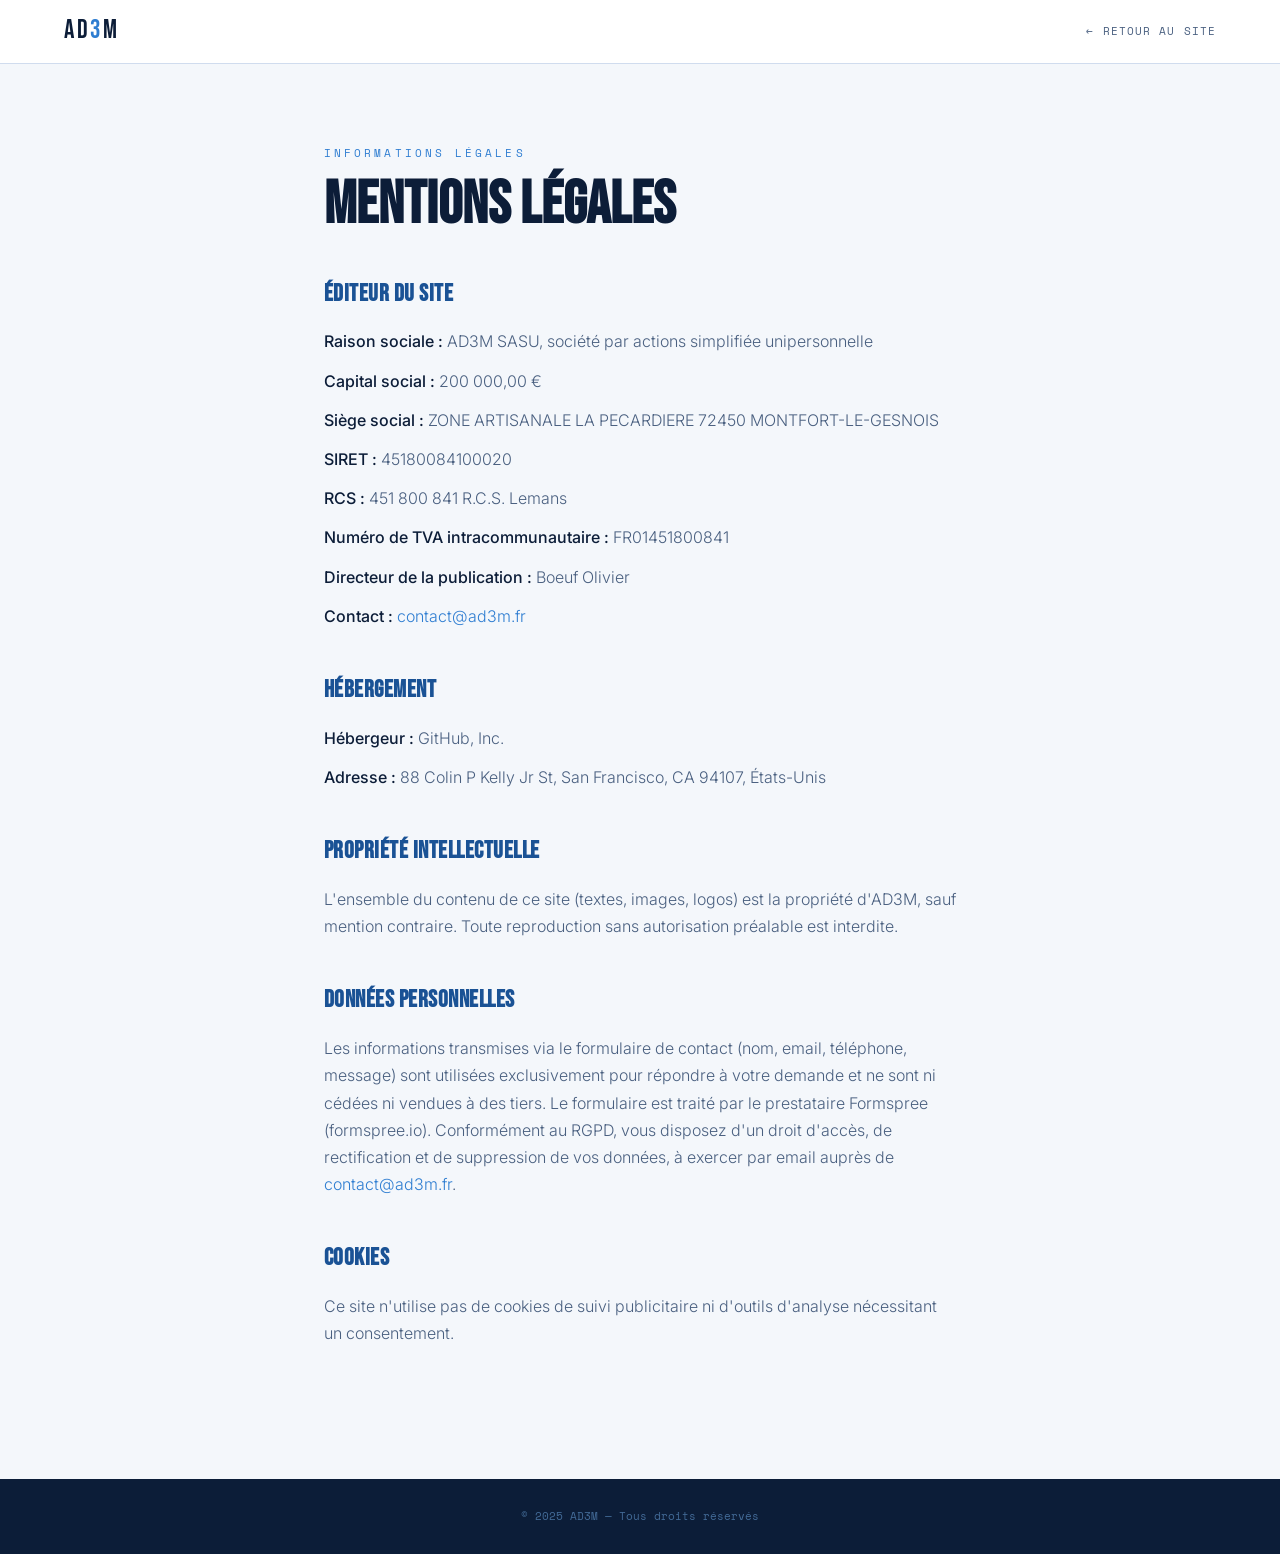
<file: ad3m/mentions-legales.html>
<!DOCTYPE html>
<html lang="fr">
<head>
  <meta charset="UTF-8">
  <meta name="viewport" content="width=device-width, initial-scale=1.0">
  <title>Mentions légales — AD3M</title>
  <link rel="preconnect" href="https://fonts.googleapis.com">
  <link href="https://fonts.googleapis.com/css2?family=Bebas+Neue&family=Inter:wght@300;400;500;600&family=Space+Mono&display=swap" rel="stylesheet">
  <style>
    *, *::before, *::after { box-sizing: border-box; margin: 0; padding: 0; }
    :root {
      --bg: #F4F7FB; --white: #FFFFFF; --navy: #0C1D38; --blue: #1A5295;
      --accent: #2E7DD1; --steel: #4A6080; --muted: #7A94B0; --line: #D0DCEE;
      --display: 'Bebas Neue', sans-serif; --body: 'Inter', sans-serif; --mono: 'Space Mono', monospace;
    }
    body { background: var(--bg); color: var(--navy); font-family: var(--body); font-size: 16px; line-height: 1.7; }
    nav {
      display: flex; align-items: center; justify-content: space-between;
      padding: 0 5vw; height: 64px; background: var(--white); border-bottom: 1px solid var(--line);
    }
    .nav-logo { font-family: var(--display); font-size: 26px; letter-spacing: 0.1em; color: var(--navy); text-decoration: none; }
    .nav-logo span { color: var(--accent); }
    .back-link { font-family: var(--mono); font-size: 11px; letter-spacing: 0.1em; text-transform: uppercase; color: var(--steel); text-decoration: none; }
    .back-link:hover { color: var(--accent); }
    main { max-width: 760px; margin: 0 auto; padding: 80px 5vw 120px; }
    .section-label { font-family: var(--mono); font-size: 11px; letter-spacing: 0.28em; text-transform: uppercase; color: var(--accent); margin-bottom: 14px; }
    h1 { font-family: var(--display); font-size: clamp(40px, 5vw, 60px); line-height: 0.95; margin-bottom: 40px; }
    h2 { font-family: var(--display); font-size: 24px; letter-spacing: 0.02em; color: var(--blue); margin-top: 40px; margin-bottom: 14px; }
    p { color: var(--steel); font-weight: 300; margin-bottom: 12px; }
    p strong { color: var(--navy); font-weight: 500; }
    a.inline { color: var(--accent); text-decoration: none; }
    footer { background: var(--navy); color: rgba(122,184,245,0.5); padding: 28px 5vw; font-family: var(--mono); font-size: 11px; text-align: center; }
  </style>
</head>
<body>
  <nav>
    <a href="index.html" class="nav-logo">AD<span>3</span>M</a>
    <a href="index.html" class="back-link">← Retour au site</a>
  </nav>

  <main>
    <p class="section-label">Informations légales</p>
    <h1>Mentions légales</h1>

    <h2>Éditeur du site</h2>
    <!-- ↓ À compléter avec les informations exactes d'AD3M -->
    <p><strong>Raison sociale :</strong> AD3M 	SASU, société par actions simplifiée unipersonnelle </p>
    <p><strong>Capital social :</strong>	200 000,00 €</p>
    <p><strong>Siège social :</strong> ZONE ARTISANALE LA PECARDIERE 72450 MONTFORT-LE-GESNOIS </p>
    <p><strong>SIRET :</strong> 45180084100020 </p>
    <p><strong>RCS :</strong> 451 800 841 R.C.S. Lemans </p>
    <p><strong>Numéro de TVA intracommunautaire :</strong> FR01451800841 </p>
    <p><strong>Directeur de la publication :</strong> Boeuf Olivier </p>
    <p><strong>Contact :</strong> <a class="inline" href="mailto:contact@ad3m.fr">contact@ad3m.fr</a></p>

    <h2>Hébergement</h2>
    <!-- ↓ À adapter selon l'hébergeur retenu -->
    <p><strong>Hébergeur :</strong> GitHub, Inc.</p>
    <p><strong>Adresse :</strong> 88 Colin P Kelly Jr St, San Francisco, CA 94107, États-Unis</p>

    <h2>Propriété intellectuelle</h2>
    <p>L'ensemble du contenu de ce site (textes, images, logos) est la propriété d'AD3M, sauf mention contraire. Toute reproduction sans autorisation préalable est interdite.</p>

    <h2>Données personnelles</h2>
    <p>Les informations transmises via le formulaire de contact (nom, email, téléphone, message) sont utilisées exclusivement pour répondre à votre demande et ne sont ni cédées ni vendues à des tiers. Le formulaire est traité par le prestataire Formspree (formspree.io). Conformément au RGPD, vous disposez d'un droit d'accès, de rectification et de suppression de vos données, à exercer par email auprès de <a class="inline" href="mailto:contact@ad3m.fr">contact@ad3m.fr</a>.</p>

    <h2>Cookies</h2>
    <p>Ce site n'utilise pas de cookies de suivi publicitaire ni d'outils d'analyse nécessitant un consentement.</p>
  </main>

  <footer>© 2025 AD3M — Tous droits réservés</footer>
</body>
</html>
</file>
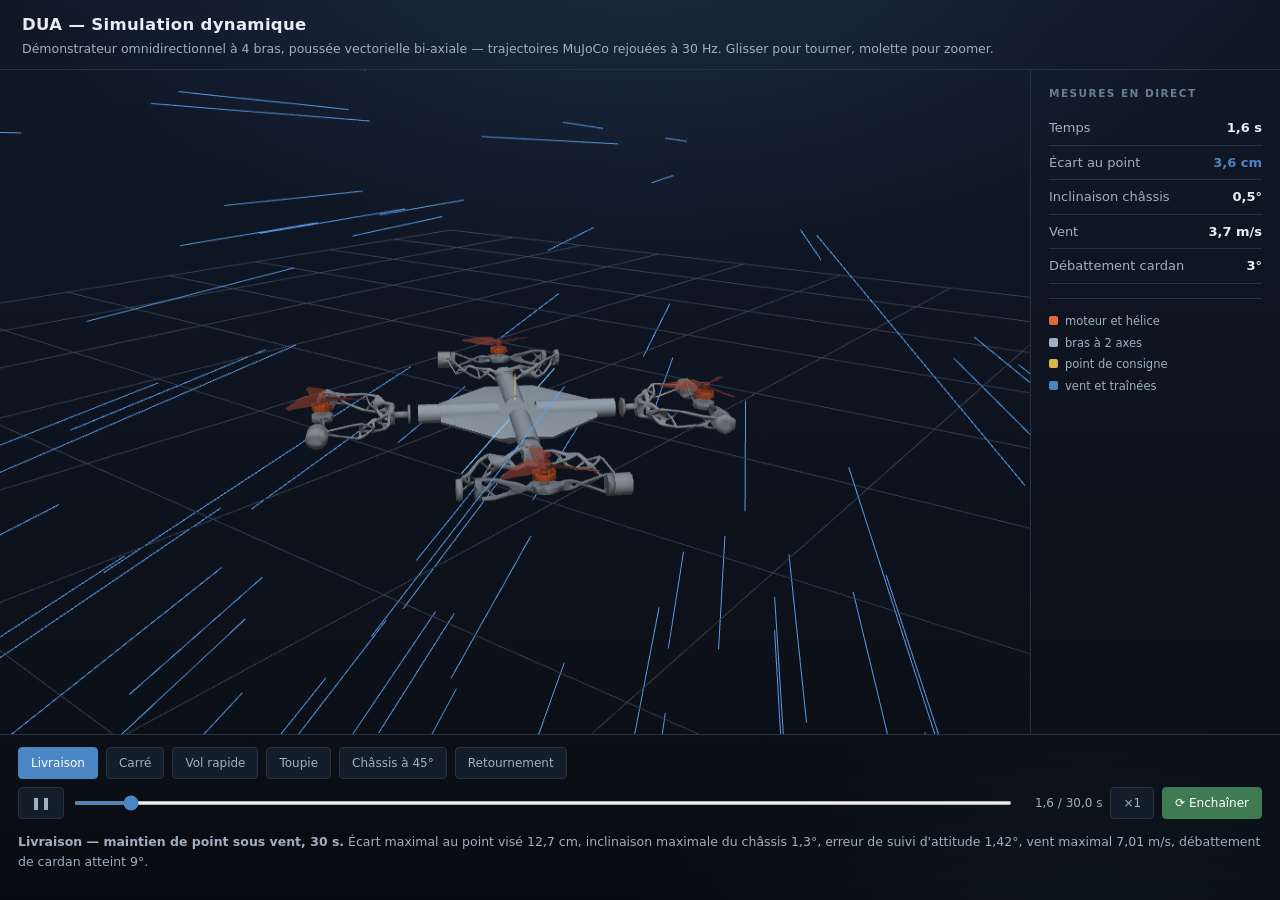
<file: dua/simulation-dynamique.html>
<!DOCTYPE html>
<html lang="fr" data-lang="fr">
<head>
<meta charset="utf-8">
<meta name="viewport" content="width=device-width, initial-scale=1">
<title>DUA — Simulation dynamique 3D</title>
<style>
  :root{
    --bg0:#0a0e14; --bg1:#101828; --ink:#e8edf4; --ink2:#9fb0c3; --ink3:#6b7d93;
    --hair:#263342; --acc:#4a86c4; --gold:#d8b74a;
  }
  *{box-sizing:border-box}
  html,body{margin:0;height:100%}
  body{
    background:
      radial-gradient(1100px 620px at 50% -8%, #1b2a40 0%, transparent 58%),
      radial-gradient(900px 500px at 85% 110%, #12202e 0%, transparent 55%),
      linear-gradient(180deg, var(--bg1) 0%, var(--bg0) 100%);
    color:var(--ink);
    font:14px/1.5 ui-sans-serif,system-ui,"Segoe UI",Roboto,Helvetica,Arial,sans-serif;
    display:flex; flex-direction:column; height:100vh; overflow:hidden;
  }
  [data-lang="fr"] .l-en{display:none}
  [data-lang="en"] .l-fr{display:none}
  header{padding:13px 22px 10px; border-bottom:1px solid var(--hair); flex:0 0 auto}
  header h1{font-size:16.5px; margin:0; font-weight:650; letter-spacing:.02em}
  header p{margin:2px 0 0; font-size:12.5px; color:var(--ink2)}
  main{flex:1 1 auto; display:grid; grid-template-columns:1fr 250px; min-height:0}
  .stage{position:relative; min-height:0}
  .stage canvas{width:100%; height:100%; display:block; cursor:grab}
  .stage canvas:active{cursor:grabbing}
  .hud{padding:16px 18px; border-left:1px solid var(--hair); overflow:auto}
  .hud h4{margin:0 0 10px; font-size:10.5px; letter-spacing:.14em; text-transform:uppercase; color:var(--ink3); font-weight:600}
  .row{display:flex; justify-content:space-between; padding:7px 0; border-bottom:1px solid var(--hair); font-size:13px}
  .row:last-of-type{border-bottom:0}
  .row span{color:var(--ink2)}
  .row b{font-variant-numeric:tabular-nums; font-weight:600}
  .row b.acc{color:var(--acc)}
  .leg{margin-top:14px; padding-top:12px; border-top:1px solid var(--hair); font-size:11.5px; color:var(--ink2); line-height:1.9}
  .leg i{display:inline-block; width:9px; height:9px; border-radius:2px; margin-right:7px}
  footer{flex:0 0 auto; padding:12px 18px 16px; border-top:1px solid var(--hair);
         background:linear-gradient(0deg, rgba(0,0,0,.28), transparent)}
  .bar{display:flex; flex-wrap:wrap; gap:8px; align-items:center; margin-bottom:8px}
  .simbtn{font:inherit; font-size:12px; padding:6px 12px; border:1px solid var(--hair);
          background:#141d2a; color:var(--ink2); border-radius:4px; cursor:pointer; transition:.12s}
  .simbtn:hover{border-color:var(--ink3); color:var(--ink)}
  .simbtn.on{background:var(--acc); border-color:var(--acc); color:#fff}
  .simbtn.play{min-width:38px; font-weight:600}
  .simbtn.chain.on{background:#3f7a52; border-color:#3f7a52; color:#fff}
  .seek{flex:1; min-width:150px; accent-color:var(--acc); height:4px}
  .time{font-variant-numeric:tabular-nums; font-size:12px; color:var(--ink2); min-width:80px; text-align:right}
  .cap{font-size:12.5px; color:var(--ink2); line-height:1.6}
  @media(max-width:860px){ main{grid-template-columns:1fr} .hud{border-left:0; border-top:1px solid var(--hair)} }
</style>
</head>
<body>
<header>
  <h1>DUA — Simulation dynamique</h1>
  <p>Démonstrateur omnidirectionnel à 4 bras, poussée vectorielle bi-axiale — trajectoires MuJoCo rejouées à 30&nbsp;Hz. Glisser pour tourner, molette pour zoomer.</p>
</header>
<main>
  <div class="stage"><canvas id="simcv"></canvas></div>
  <div class="hud">
    <h4>Mesures en direct</h4>
    <div class="row"><span>Temps</span><b id="hud-t">0,0 s</b></div>
    <div class="row"><span>Écart au point</span><b id="hud-d" class="acc">0 cm</b></div>
    <div class="row"><span>Inclinaison châssis</span><b id="hud-i">0°</b></div>
    <div class="row"><span>Vent</span><b id="hud-v">0,0 m/s</b></div>
    <div class="row"><span>Débattement cardan</span><b id="hud-g">0°</b></div>
    <div class="leg">
      <div><i style="background:#e06a3a"></i>moteur et hélice</div>
      <div><i style="background:#9fb0c3"></i>bras à 2 axes</div>
      <div><i style="background:#d8b74a"></i>point de consigne</div>
      <div><i style="background:#4a86c4"></i>vent et traînées</div>
    </div>
  </div>
</main>
<footer>
  <div class="bar" id="sim-scen"></div>
  <div class="bar">
    <button class="simbtn play" id="sim-play">❚❚</button>
    <input type="range" class="seek" id="sim-seek" min="0" max="1000" value="0">
    <span class="time" id="sim-time">0,0 / 0,0 s</span>
    <button class="simbtn" id="sim-speed">×1</button>
    <button class="simbtn chain on" id="sim-chain">⟳ Enchaîner</button>
  </div>
  <p class="cap" id="sim-cap"></p>
</footer>
<script>/* trajectoires MuJoCo, quantifiées et compressées */
window.DUA_SIM = {"q":{"pos":0.0001,"ang":0.0002,"quat":3.051850947599719e-05,"vent":0.001},"montage":{"rayon":0.265066,"bras":[{"nom":"bras_m45","angle":-45.0,"sens":"CW"},{"nom":"bras_p135","angle":135.0,"sens":"CW"},{"nom":"bras_p45","angle":45.0,"sens":"CCW"},{"nom":"bras_m135","angle":-135.0,"sens":"CCW"}],"moteur_z":0.0045,"helice_z":0.02735,"helice_quat":[0.612372,0.612372,-0.353553,-0.353553],"masse_g":1072.63},"geo":{"chassis":{"nv":696,"nt":1400,"pos":"eNpdWXl8ltWVVkGrbAmyiYAiBJgCsknBvO85wRhGo0JBNmVHRwsDAzro2BEEIpIvhEUTNGEJigliW5ow8FWb5bvHKhBRCLWRJSBLIWXS4FIQwdFUp3Oe13s799c/+PHk/d7l3nPPee65z3Oy8qj8ddpvpF/DfyfefbpOupTEZemN08O81GPywKldPH35utTz04/LlYqdvKUxTOwrPSzt577NT039OpExok421MVlYKuliWNtP5Zm11bIR3d1o9qm38uPuiZk3FP3mfLgsKScfJu/6HYN7cmpkZteEn693z0m746DMvJPhg+vG0cHa2rkYM0oebNoZMLDocXsXQcO+y0/IL985R0eWDTFbKj8QDKmvyflC8fTyF57Zf2X1WIqZpu6QwekecY73PbR+2hm193yXNM+vnJhgtH/BX8D6++C+3APntPnGc/iffpexjv1O4Lv4VtBQYWUPF/L577vYXTsgjlg/DonwdwwL52rYM6YL2KgsWDEAbHRGDHig5hp7Bhx01gKYop4aowFsUacNfaCNUD8sSa6Nox1wVqdrDzKWK9xdWVydmq2LD04xGFWHKbOLpOmA9lRDC2OYnhdr1K5vU2OHFyVHs4fVSrvN8TkyKXqqowlpXLx7RhPaXHdbU2f/lpSM3OitbCY/wGHP1+aK38+lc4VQxcFhVnHJa1wp4z8Tazq9Xl/Nvfe2toc2zosnN/6mDxxQ5wf/2RruKq6REbwIi59o/XWg5UlUjVhkbxaMb/Kw8EbhSXSumgRz0j5osrDwYpJdTLm3bhsLKoNU6eVyNmkxTKxx+CEh8NjLUpkW3wxv3hkbsLD4bmSYlm9/Dn5ald+wsPhmZRieXnpEp6dUZbwcPiv+a/L8m1Lpfq7fQkPh8PPb5GGK8v4LXM24eHws4JDpnT/UPPR/V2p6+1bJKk8S27+l6aEh8OrZ7wmfWPP8+bG642HacDWQ1L21G/57OjuZu/6j6X9snIuT+pP5597VdJnL5fGy+2Mh+nCqs1Ck1/gHZm3GA/TG5c+koEpVTLv0ZF09eJaOVFUIYVpPQzlFslfpqyQG+r6UKdnN0m7edmc/Mog42H6w9SNMmVlTE4+fafxMNUM2SAzd+XwpidGGA/Tc38rlB3nVkrh4n82Hqb/eXqHWdNqmbm9/wyatadA9ndfxRn59xsPU/OsV6TPY6tl9PafGg/TypRque/SXp51zRz6dtjLMrhsDb/y3oPGw/TJ+XwZ27RW0g+NNx6m+vteksxNeWJOTjC4pr8x7vEw6TsE78I7PUz6TcG38V2MRcfEGJuHSccumAPm4mHCXHXOhPkiBhoLRkw8TBozQewQQw9Tm0E50rtZqTR+lx6izrSuovpKvScmX34d8JNPHIwv6ZkjvX7Bsnx3dZWHA4vZuw4chMUx+Sa/VHYP7ZlATWttM+p6e6scye1dyhc3p4VYW11jxlp7mMZ0WCHzf0tS1+PeweAM8EVU7z/gqN7H710hk66kcUFxcgi+AdeAZywG5yQ0pwS5hRzzMCEHNRdZ89B4mJCzmruMvNVcFuQ0ctvDhNzXGmDUgodJ60ZQP6gdrRtB/aB2tLYENYZa8zChFrUmGbXp4RC1qzVMqF+taUFto8Y9HIIDlAsYnODhUDlDwB3gEA+H4BjlGgbneDhUThJwEzjKwyE4TLmMwWkeDsF5yn0M3lMuFHAiuNHDAbhTOZTBpR4OlGsFnAu+VQ4WcDF4GDytfM3gavC08jWBq5XLBZxernz+2MNT5cUWyfzjpz8oOX/XVLmhR3LE1R4O1jdNkelzkiOu9nCwJ3uKDD6VHPGzh8O/1U+Wy8vaRvzs4bBzu8lyYsyNET97OEzu9LDUP9Au4mcPh4dXT5Rb6zrIhYFnEz0uTpLahe0jfpYtE+UnezpE/OzhMNZngiwIO0U8PDZ3nGw9flPEwx6mHvvGSm3RzRHfepgm1I6SLfm38MwFfWha/H5Zv7O7fNVrkEFvgl7kh57k7zi0mL3rUe147zHee6hhyD3SelCviGM9TPfWZEhpYZ+IYz1MyRPSpb5N34hXPUzfzIvJ5GdCeXNF7pC6FunS/OgZA37wcGAxedeBgzn5d8nUHdm8+1J1sPCnLP3vWMFDf/Xs4IcOpsnmgv4RV3uY9t+YLbU1abx2V8ddL3dPk9ztDUafrbo+fZV8NSRT+h16PJhxW0xOdU3nMD6zCrwFnsJ3PRxYzN71iMdMs1BuGB2TK5dXxu8OSeJ9BkZ7gYepeXGqXHhvcLQXeJjomjWi//gXWePN++WrRP/x5e8nUPtHhsrpq4dHe0Tf79bI4PrV0ueDSYTn9Plov/Aw6XcE38N3PUyIgcYi2iM8TLoOgvXAuniYsG66ftG+4GHSdRasN9a6+ekecmFFZsTJHibNF0HeIGf6vnCLfPjHURF/eti/[base64]/gMPTJWly+PsVYj7P3FW4rt50rO1ILZ4vC+9cU2+Onupo/jo3e+fPxtabRRM70dcnmiofip0x68/fTF/OHhkubXPaPHD8VnpoYVECtYtaRY14OLCYvetR7Uzq9yezcUsHs2d4buqetSRPXpXDV111VVZyxhmT8mSXH8b8/zi0OBr/pP1HzcZHBpj64s/CSeE5U7ysHaV22Zz431F/MHOnhWbBP6WYpk5/NOPe70a9J6wOFy84YlI7D6ZtBe3pzvhecyR/HH0/v78pe/yY+bxvP9Oh46mEXFtu9n8633RdlUEDaKdpWLKYflk6jSZkbjefxF8wL3WfZc512GeW7B9NY3r3oYfe3GfW/WoUdXgzMO0WvmqSc/OoMTHJzPldpfmPn88xv943wswYXmS+2LOO3kn9mbkpe61p+czrZt7RiYT/9W8C1t+j+3APntPnCc/q+6L34p36HYPv4Vv6/WgcGAPGpeMjjE3HazBujDmp52Nm8/mEubV/EM1J50aYF+aqcybMV+NhEBfEROMUxQuxQvw0joQYnsoaat6uOmQudLsGMTaINeKM2OsaEOJvcm42I8vPmF7xjATWCuuE9bI4Wi8Ph1hzXXvCus/+rKN5IrveJK3cUYVc05wj5JvmoEEuIg+Rv8hXvMfD7jp516P3a00Y1Abq4t8fbGnmjmukbQc+64F60roi1JRiQo0B6z2k9xjkXpe8ltThjkZ6/MHM8tHxNnSxuIGunJ6Ob5E3BvLGQN4YHA51LoT6wVx0jqRzJMxR507Ie8wduWxjlfAw4kkaT7LxpL/H7ZEBhLxHzBO33Uh3f3qOyu/NS+gaka4RYY107Qg1gLVD7uuaRvmP3Ne1jvJfc4CQ98gBzQ1C3iM3NGdIc4aQM8h9zaUo/zXHohpAjiH3Nfei/Efua05G+Y/c11yN8l9zmFADyGHkvuZ2lP+a84QaQM4j9/E3MH5HDeAe5D6ex7N4H2oA78R3UAP4Fr6PGsAYkPsYH8aG8aIGMGbkO+aGeSHfMWfMV2uftPYNah/xQA0gJogTagCxQu4jjoghYqyxNogz8h1rgPhjTTyOIo+jyHGUh8PbXwi5ZmFMmu75/RDkPvIAOYC+xuNM8jiTPM50OFC+JeVbA76NL6qn+qs6mZyH9wxH3SDnkG/K56x8zuBz5KPl/9Bix/8Oh7pfEHoju3c4HCD3tQYM8l/3HbL7TmLGLY2UW9nSfFP5WipqC/WD+kJtoa5QU+jHdS+LenLd4xi9uN3vHA7Qg+ueyHZ/dDgYkv8Wl2Yf4ceOtTC6t7LurWL3VkaPjr0V/bjuv2z3YoexXzP6cuzX6MF1H2e7pzuMfZ/Rl2PfR9+t/QDb3sBh/54Qfbf2FWx7DIfRq7DXq7DXq7DXq7DrVbTPYfTrtudxGH0Ra18U9e3aL7H2S2J7J4f9e9B3sfZdYnswh9GnsfZpUU+u/RujF7e9nMPo/Vj7Pba9n8PoFRl9s+0VHUZvydpPsu0tHUYvyuhlbS/qMHpX1t6Vbe/K2rsyelf0ueh3ba/L6HfR66KHxfO2N3aY8B30sraXdpiGZ2od9Y3xlcvXx6EleL06e706e726w8GSbcu57BJJTf3xKvRH9iwQWEzI/989upKHHb2bO1c8GujZgfXsIGt3Fe5C74y42POFw6RnENYziOAMomcT1rNJVDuoV+9cw965hr1zjcNBwbcxrs8ijnVoEceaoC+35yaHcc5irKU9ZzmMcxmjR7fnModxBmQ9uzHObsgd9N/IH2jS3nmQvfMge+dBh0PvPcZ7D86hjDy251CHCfWBXtyeWx0mPduynm0jHQN1hl7cnn8dxnmZUXv2vMx6Xo60C9Qu+nJ7vnYY53FGzdvzuMM4vzN6dHt+dzhEbw4esed9h0PwjfKOgHPAQ+jXrVbgcIA+HfxltQWHoT8wendwXVrhToa+bPUKgr4MveLhtAz+cHou7/hgRAK68qrqkkhbrpqwiKEpWz3E4QBa8huFJWz1E4eDMe/GGfoyNJazSYsZmrLVYRyGbsPHWpSw1W0chs7D0JStzuMwdCE+k1LMVhdyGDoSQ1O2OpLDIbTk4ee3sNWdHIY2RdCXoU0llWcxNGWrXzkcQku+esZrbPUuhwla8t71H0d6cvrs5Qwd2WpoDkNz4wurNrPV3ByGLsfQlKHL/WXKCoaObLU7hwn6cadnN7HV+hwm+A9WG0xYHPkR8B+srujwD57CrBWc8p/[base64]/AYfgIDO3b+ggOw3dgrLH1HRyGT8HQjq1P4TB8DT5RVMHW12DkIvIQ+jHyFbmK/IV2bP0Rh+GnMPLe+ikOE+oD2jFqBHUDvdh6NA7D02HUm/V0HIbvQ6hP1CbqFXqx9YYchpfEqHPrJTkM74mhF1vvyWF4VQwesV6Vw/C2GHqx9bYchhfG4CnrhTkcQjMGr4HTwHPQi62n5nAAnRj8aD04hwPwKLRjcOl+5VflWfkv5VhoxuBi6/ERuBg8DO/CeoUOR3UN/8F6i4HFkR9xXa9Stv5jwmKGFwk+sH5lwuJorwR/WH/T4chraLljJ9fOOc4D/u3Dkn6947zrYh2brDJ4o3yy8mjkZXcpiTP8bHim8LHzUo9FXvYDc+Kct6OOU08IvFfeV3o48rI31MUZfjY82WbXVjD8bHi1P+qaYPjZ8HDhY5cHhyMvGz72npyayMuGj513x8HIyw4KKrjk+VqBRwyPut/yA5FPnTH9PYZXDU95/ZfVDK8aXjM86rpDByKfGh71zK67I58a/8OrBsbv8KpxDzxqPI9n4VHjvXgnvgOvGt9Cr+H56ez56ez56Q6HGDv8bIwfc4KfjXlhrvCzMV/42IgF4gAfGzFCfOBjI3aIG2IJPxvxRIw11oI4I/bwsxF/+NhYG6wLfGysGdYLa6hrKVhHrK2usWB9/w+Slhn0","idx":"eNpNmwW4FdUeR89cQOmQEKRDJKS7uxREurslLt1wAemSRkApQZRGELCwFbsVfeZT7MbOd9fba75z/b7ft9bMmTNnZu89/72553gmJZE4mZ57DH5Ch5cb/LAO7zT4LoPv1eGtBr9Nh+sNvkWHuQy+QYcFDb5Vh9cafKcOexj8Dh0eMvhNBj+iw9PmiG1xWp6R89OzUIfzdDhTn2l7ndCn6nCiDsfqcKQ+0nY8rA/R4QAd9tZhN72bbb1XfykKDm9wP+ygw9Z6a/vjNr2uDqvosIIOy+pl7bMtegkdXqXDQjrMp+ezXzfoV+jwSh0W1WFJvaR9v1Uvp8OKOqyqw3p6PcfHTr2NDq/TYWcdvhwFh3c4dvDuOuyjw4E6HKoPdWwd0UfpcJwOJ+lwmj7N8XVSn6XPclxuTr+WrLRrFILndBsui0LwbG7DzDpM6PAvj4cLDP67Dn/W4Tc6nG3wL3T4ug5f1uHzOpxk8PM6fEKHj+rwnA5vMvgDOjypwyM6HGHwgzrcr8N9OrxbhxMNflyH9+twpsEf0uEjOnxch0/rcL7Bn9PhSzp8TYef63CJwb/W4Xc6/E2Hmw3+pw7/1WEmxxjMav3Lae2bp2fVs1r7ZuqZ9EzWwak6550qJ1oX//WzcTjWGvmn14fDkdbI37wfHA6xXuIDrJffef847G3t/No2wmE3a+fntin+WpSsoS/ZBzjsYB19zn7CYWvr6NP2Kw7rWlMft+9xWMX6+ojjA4cVrLUPOYZwWNZae79jDoclrLv4Vdbd445RHBayBuP5rLt3O75xeIU1eJ/PAA6vtB7v9znBYVFr80GfJRyWtDYf8dnDYTnrNF7ROn3SZxWHVa3ZD/g847CeNfuczz8O21i/H7VG4PA6a/kT1hEcdraun7fW4M9HyZr+snUKh32s669by3A40Br/hfUOh0Ot8d9YH3E4ynqPj7Pe/2w9xeEka//v1txJ1uNp1v6/rNHTrNmzTMJ6PkvON5mt+fPlQpPN53ZnFNY4i8wZ14CLJOu+tCgwXvuxzpsbheBTo5BdrvXGR4Gs73K7nmPtVkayXmsrWaMtjcI67LR+2uvaqZ9xncZrizwWxus6PF774W09fxk/o4zXUVD2i5JrTjxel+LxtY/3nu70XuM2gCt0GLcbvttrZnu3c+jOKDkv7/[base64]/Dwnph226zXkyHpXR4tQ4r6ZVsx+16NR221GE7HXbUO9rWe/QbddhFhz112E/vZ38M0wfpo3km9fH2zXF9sg6n63C2DtP0NPvvlL5Ah3N0OEOHU/Qp9vExfYIOx+hwuA4H64MdB/v1/jrspcOuOnwxCg53O0bwTjpsr8NWOqyuV3cMbdMr67C8DkvrsLhe3HG0US+iF3H8Dac+8m+iKDicYPADOjysw2M6vEeH0wx+rw4f1OFjOpxj8Kd0+KwOX9Thqzq82eAf6vArHX6rw5UG/1WHf+jwHx2mpASH66IQ/DK3YQ4dZtdhFh0ujkLwyG34t/vhLzqcZ/CfdPilDj/Q4QyDv6LDF3T4jA6f1OFkg1MLJsuH3Q/HGfyUDk/o8Kh+1HE0XD+kH3KcUecYV/mtc3e4H4eFrXN3+h4cFrPmHfK8OCxl/TvqdeDwamvhCa8Vh5Wshae8n0reazXr4sNRsiZC2qWd7GgtfNJ2xOGN1sVnbGscdrFGvmB/4LCn9fIV+wyH/ayXH9jHOBxkDf3ScYDDuMbio62vPzlucDje+vqL42y8426ytRafbq3923E53XE620SO59kyzWRxzKfJBSa7z8UCOcfk8NmZI2cYPEVPsS5P0XkOp8gJ1ul/fFZxOMaa/YfPMw6HW79/9ZnH4WDrN97f+v2t9QKHvazlX1lTcNjVuv6hdQd/NUrW9BetWThsb11/1rqGw1bW+KesfTisbo1/zFqJw8rWe7y89f5BaysOS1v777X+4rC4tf8e6zUOizgPHLOm47CAc8Nh6z5+wGc3r85zO9A1Xx5zi2u9PJL13XTXfPEaj/XcrCgEXxiF7HNNtzwKZB232HUba7RUybqsr2QtlhqF9dY6HQ702tZ5Tdf42hSPhfH6DY/XeHhfz5/qZ6R6HXPl3ii5tsTj9SceX/ty7+l27zVuAzhWh3G74QO8ZrYHOJ8OzFBLB3rMcDnWfRyXaiY4r6bKKWaac+YUGd/jHOdGHKZ6vzc7B6Y6/y323lc6By52bttr1jl37ZXLzWLnqOUy7ut5zj8LZTweZthG0/XJ+mTnlulyrBlne2QK/3ROZE4Eh9cZPJsO8xi8kMHz67C4wYvosJzBS+rwboOX1eFeg5fQ4UqDX6nDwQa/QofZDX69wbPqsKbJalvUlHHb1EtPLR3W1WEjvZHtlVlvpsNWOmyvwxv0G2zHbHo3HfbSYX8dDtGH2Nb59U91OFKHY3U4UZ9ofxTR5+twuQ7X6HCjvtE+K6nfqsPbdLhbh/v1/fZrWf1OHe7R4e063KZvs+9L6Jt0uFaHK3SYpqc5Pq7UJ+lwnA5H6fAz/TPHzRX6UB0O0GFvHXbXuzu2suqdddhBh6112Fxv7vhK0RvrjR2XpZmXaNcoBD/sNqwaheDH3YandHhWhw/qsE4Ugj/sNnxMh8/psFEUgr/kNvxY/9i2w+FXOmwdheDfuQ0v6fAXHf6uw+ujEPwvt2Em98NsOrzR4Ll0mE+HeXWYU4dtDH6ZDv9MBIdNohD8N7fhzzr8UYff6rBeFIJ/6faXPs84/K8OX9Rh9SgEf9ZteF6H5/Rzjp3S+gNuwzM6PKnDY9a/w9a+uvox/Zi1r5F+Uj9pHWymn9HPWBNb6Q/oD1gf2+vn9HPWxxv08/p5a2U3vZc5bzv0kv3Ns7ZbfznEvGjbDpFxDf3Uvhgpx5ov7buxcqL51v6dKOebHx0D8+Vy87PjZLlcY/A/9T+tsxt1xtxGeat1F7/NunuZYxSHu63B+H7rbk7HNw7vtAbn9RnA4R7rcT6fExzebm3O5bOEw23W5mw+e9t8FjdZp/G11ulMPqtrfXZXmL98xlfINPO7dSBNTjK/WCsmyXHmkvVknBxlvrP+jJJxTf/MejVUDjAfW9MGyN7mJWtgb9ndPGed7C47m8es9R30h/WHrfut9Qf1B637zfWz+lnngMb6Kf2U80I9/bh+3Ge3ls5zW801zrVRSCbXenWjwHi9x9quQRSCt4hCCrm+ax8FsqY76BqO9dpmyRotVbIuqxaFtVdNr6FmhusoFIV9BC/uNozXaf/f5zlgLR3G6z08XhPiqV7DZq9js9e6V/aNkmtRPF6v4vH9tfe+89gecTvVtf2qev3xXFwoSt5TVe+luF7NVHWOrSZrmTrOpbVkfP2NnCdTnf82ey+tnd82O/8d9L6ud+7CYV9zo3NXX9netHHuai/jvm7ivNRCxuOhnu1QV6+uV3duqSvjMVbatimdfj1l0lMqERzeYvCiOixs8HwGL6DDyw3eRYfxf3gWHVY3eKTD+ga/TIc3GjyvDm8yeEEdXmXwdQYvpsO7TDHb4i4Zt82+9BzQ4R063KnvtL1K6dt1uEWH63W4Sl9lOxbVl+pwsg7H63C0Ptq2LqCP0OEwHQ7UYR+9j/3RRe+hd0xPW72tfZNFb6HDJjpsoMPaem37L9Lr6LChDpvqsKXe0j6+TG+nw0467KrDnnpPx0Feva8OB+lwuA6/0L9wfBTUx+hwgg6n6HCZvswxVExfrcMNOtyqwx36DsdRGX2Xvsvx14XvSvkdRBQctjN4Hh3m0GFWHWbRYXODp+jwj0Rw+JMOG0Yh+A9uw2/0b2wvHF7UYc0oBL/gNnxBh8/osHIUgj/qNnxIh/fr8LQOy0ch+D1uw6M6PKLDEzqsEYXg97oN79PhIzqsH4Xgj7sNn9fhWzpsGoXgn7gNP9fh1zr8XoetopDvrQU4/FWHHaIQPNJhZh1erl/uOOqiZ9ezO86oc4yrO6xzV7gfhzutc7l9Dw63W/Oye14cbrH+Xe514HC9tTCz17rea19lLYy8n1Xe61Lza4aaONm2Gi9Hm+9tz9FyhPnaNh8hh5nP7ZdhcqD5xH4cKPuYt+zrPrKHed7x0EPGNfZxa2tH/RH9EWtrW/0+/T7rbAu9ibnP8dlENjD3Op4byNrmhGO+tqxjjvhc1JENzVGfnYayqbnHZ62pbGlO+zy2lO3M/T6z7WQn85DPdSfZ1TxqHegqe5pnrN199Rf0F6zjg/QL+gVr+nD9on4xQ03/wto1Rk4w31jfJsgp5gfr4RS5zOB/6H9Y61frGwxObd0gt1r7U6y/ONxh7c9ivcbhLueBrNZ0HO5zbshh3cfz+Owe0HluD7mWuS4KKe2arlkUGK/rWMM1jkLw2lFIPtdxVaJA/qvhWo11WRvJWqyfZP3VNgprLNZTh2R8Hb29LoJ3cxvG6zE8PgdsqcN4XYfHaz+8n9fQxuto47XWl/mj5JoTj//D4/ur4n0Xtj3idmpm+7Xz+uP62TtK3lM776Wb3ta0c45tK1ua5s6rLWV8/Q2dM/s5L7bxXmo6N7ZxzqvhfVV23qvhfJbflHdOyy+rmBrOXVVk3Nf1naNqy3g8NLUdmumt9FbOJ81kPMY6ZGifTvw+i3UO391Q82Qx93f0uGKmi/v/k56KJNL5fakOFyRC8HcSIXgFc20iuR+vpFfyfZU8f3yein7m++lZTP2OgsOypof9XFZ+lAjByxi8u1mYSO7H33P7Pd9X1nPwOQv93PfM4kTy/Is9ppPt08PE4y8ej/Hn4rTrq6xN+c4wERzONPjVOnzZ4DNkkSj4DP0V/RWPnSlf9fUCHkPw+JwFvBZYUK+olzAFfX8JWUQvYn/OsR87em94BR2uMvgaHW73HFdlGBt4Jb2Sx63RR+twaUoI3jAltEkO75XgV8lcOsErJML7OOcNBq+SCA6neQzbQwzeU4c/GvypRAi+JBH2104Jx67ld9Qp4X4JfsBtuCsKwVe5vcpjO+ojDb4iJThsnhKOGZlhjOGDdPhEIgT/3uA1UsJ+xjfHPul4jo9f7Gs5HHM5zdWO0ak+m3NMRZ/dOZJxwG83V1MbDL4kJThclp73o8AVOnxHcr/vRMnj/mMbbHH/O/r7ZovH/Jeaye+pdXi7wYfp8COD32aGZWhz2jjejzdwG37keT7yc9hXPyV5Tpz9jdO5ht/N6fATs83f+34im6WE4B+b3VFynDBG4v14I7cb+b5PPEdjx9Maj2mkx+df4zGrbbdtJv79cfxb5Phzt9j2/fnbIesmg9dKCQ7fikLwGm7DW6IQ/E3JOHzT4Ov19R77ltzg6/19bb0en7O/x4zyeoaZwb42TA7SB9m3d9kOB8wa2+x7r++HKATnfpbYv8tMfcftCr2B3sBnk98QjOHvgvz23VoV16xb3T/a3xrcaoa7/z1+K5HOtVFwuFWHdVJC8HfN1gw1k/oY78eXu73c98GVKcnzrPQz32aNw/+joMNNZqi/Edkk3zD4RjMgQ82kBsb78Qv6Bd+3Sb7t6zU95oLXEJ8ff9u2HO51DM3wm5X49yvx5w53ntjDep3vBQ2+OiU4bGrwtTr8LArBm7iPetzEbfyi2xc9tqnv+9TavcdjLurxOfd4zFqvZ6vZ4Wtb5XZ9u/15yXaI5x28tnML13fQrPV+WtinDc1K+7yhZEzczN86+Tt7IjisrMO3Df6uwasY5s13ZckoeQwevxe/WZbS30jPPL7ziYLDwgbvqsM3EyH4laZrhrmbuTrej891e67vK+w53vC1eYnkOee5fzbrc/52GwWHrydCivodxet+5zI9EYK/lggpFCXXGBUSyf34LH2W73tdzvb18r42S4/PXz6RvJZStm/RDN+dxN+lxJ9b0nVMH35TyO9SDb4oERx+aPAlOrwmCsE/cB/rmQ/cxsu5Xc5jP/R9V7sO6uMx5fT4nH08prPX09X08rWusqfe077NbTvkMuVts6e8vqfNEu+nqn1a2cyzzyvLeNzOdY3Hey9lWL9d8tniObrLZ+tu/YDzAeukeB31pGsl1kW5XSvl0HO5JuLfBhVNJ+eoinK1GeV6aIlrFuaSiq6x4vd0cj4brPfQe0TJeaqH1/Sk/z5iDfeDc/Fg5/cdGT53h3VotSxl1tpXpWRV2xanTdfYJvGaAd8hD+o7bEdqUWfPOcasdW4bI1t4zBjHRC99qA7jvh5qLbzkfurg0/Z/L++lVIY2L+VzU1EWNHhO/x2W0zVtefuuqK/ntm/P8Lt9/qYWheB/8ze/KLx21pzxdb4s4bV/EyH3+Trv47W/fX/CY/7xM+IvZs5keP/ZDMef9fz/A8H7Y6k="},"L1":{"nv":500,"nt":1100,"pos":"eNod2HdYj90fB/AKJWUUT9EQSVJGiVTnnNIukfbQIEU0NKxktbR3KUm099Lue85HJaIiZER4jMhD5OnJFn73z3+v6319zuc69znXfV/X56YdvTB+xp7d2HGV3uHMHuXQR18saQRn39AG6mSUgqI5vxu6RdOFLVgP5yX/WVCVikTUz7nyxXTWTA1wLOffeCVS9djNvnHW6AxG4/E2VLqzF+6HNqK531LQGJd/XWiPDsuGof/XPxzLQokPt+H/929+twKbLV3AojiffK2LR1P4/vSU7PHByVOjefWck5e5s5LCTSiE88+mQBprUk7DOH94XIRUSAUd59WB5yPEtohPx1cW1UHBDwn2gq8ERS6uA6M6ETZm1UU3cflK6zpaH5VGL3PWVDpL85tqkSpX4/Z7kVbOKmXcx+WxKzdTnTupdD3ni5tPUI1xR/Rarg5CZvmh5oGdtJHLSd4WlNgY+2ftxls62kbXlrMCLp97rg49NktHRpz3FReiD5rlVIurGUbi+KZKzZ/6gTsSuLstl6pU1YL7XGdWZVOAhO2qYTBgM1tTxodtPCpBV9SPLRMf1TwsUQuS5x0ZRA6inTqlkPoog8XOn43Pb6yGddsD2FnHNvRyVRks0rBlPxofoa2sFMRvuDGd7lQk3VwGl3sC2JTcFpR0pAxSJL2ZqoAMMj9SBGH8YWzyp2pbSH0ZXDP3Y/Fh+3iCPfkw6b+epdpL4fsPCyBEdjfbMmnFK+rNh7WfFjBsnkxV+/Lh5px+ntZNJZbA5VstprCx888R5Vxzu09bcIoP/r8fnRikFl7WDDgv+GslahvZwf6/tpYIYN0Xj//0EXwvh6ymKv6p1/zXEHu0C2AtLq+2lccHf9n86fnFQhUPHpT90+fKoV14SUAwr8P1PAyqmYDeRUfsUJsP6M4K0Fu7BIsmnIY5wlaQd8Acp2ifhyn14vD49l06PjMXNJzWg9cBJ2ySfg5SC56yre/1aGg8dw6znrPIA/Oo9ptzsDhcCb6XyuAb9jmwp2oP/OQ3xlOq02E4whC2+Eswq/5sUEu1husy67BpfBZ0XrMFPvoX+8WXBatSN8Gxq6tY/uJT0LLVAUw/SuDN2jlQo+4EY+1qeJKdglnXzcGn8Qv9fSkTvk53g/1+Drgs4BQI2uqB/tgSdjI5BS6f3AUjpwao8YcUgBQryH//D43flgomZj6wvlkEr25KA69pu8BcTwCvMEkGrYztsGRQiTkbpoBx9Q4o+iaG11XHw37kBEOd2do6g6ngc8kB1Ltz6YRDMvxU8YNP95fizNIscO70AteYXVj1aQJ85XMDNJBP/3mTBNNktoGn30mqkp4IGvyeYC5yl17PiIFYDSfYcUSBnh3LgKbZHiA7dxH7VRQDruu2gc1ibernnwGLLx2EHvVZ2OdNFDQtcAWn5kiEHOJgbqI7BKs3amsORIByZCzk7PflqY1Hw4oYD5DZOcyzHguDh/cTYEhCjw6sjIGyuztAdXsguh4SDk+XJMPHmJ0IioOhck08CByYi6TnnQRLsIMKDwFt24Bw0IiNhe7me9qzLpwAt+F4+DRUjKLKj8NwcBCc68hDC46Gwmy7GOiz7G3raj4Iy133wYm5aTyieQzW7UsH2YvB2tf2hwC/ejqcsQxA6nOCYWN/PPDy5Npu7joMIpYJ8OqfeES8D4Hn/v3gqtejJRR+EKwtk6FHLxdtFTgEg48TQXr2EC9YKALKmT8sDRVGXl3H4Z2RB/yqP0+DVu+H3d0B8EkWaRntCYHJ2Tvh8FVZ3sOEI3ByxA36zxNqtjgQVvEnQfDCOp5v437QaUgFHd9s3vtdvhBslgJN9/7WXu7gC5kticD7/hjhW3vATTsOCi6/R7/4A+C4XQZcjazWznc6Aotu74QbW1ahgL89wM8/DuwW96A1291BrycFAiKHUVRgIFg7HYILwuvoLD8fqFRJhmVeRej8NSfInJsG617o41cLnGBzfwKY5HfRZ4q74W5wKoTsEcPCZ7bDeEs6HJGZiRvTnUC3JBaeUHU8dcIRDKZHw8DIBZqT4wJP/aKB/[base64]/YwIX16TC8VvT8HiXFPxULwEhKWE2mroCrgbkQ5loJbptswjuepbAFw0BXNyhD87ZCXBV8AnVkV4KB56Xw4ZLX2iBjhp4cN+LxbNGkGujIrSrFcMZ2ynobaUE/NpdBYt1lVingzyQoBKYE/Gc2rxRgJTTRXCnJA6Vv5GHSoFykBtIot5fl8Ct4XMw5nUMvdynABrrE+CBdzl6BlKw/n4OiD/KQO+vSoOebymoL7pII7oXwsv6WvjPfwn7d5EsjK6pgXKxDOp6VBqyRovg6k0fpBkjASmD9XDRMYWWXpMA5b5TYPK6FimJSYLL2ywQ+XEQ/RUpDYF/58Gijg1IOGk+qFcUg+x4Py/[base64]/ZmZhMsqm3ivc0dYYJleWDvMJ82vXrOBvjrQc6rCZnoXGACMbVwIO8vXLjqNksSqwKPka8orOUbkwtpAMWliObavGasLQdUPF/ygugT9smgFXwvXkJXg56ysE1NIOb3DR21B5Z8MxOcd+XznkrdZsI1+SAdepL2yDxiPvI5EP54SdsJ36tM414u3JIc55lH8JjzvbNww/4GvbqxnT1iLYBfqOH8z4+ZVn4jXLE+jcaEu5jSyzxwLYqm/[base64]/nb15CSXBB71TwBft13tVT8/dm38FGweTsNpbXtZisUG+Dkf8qs/yliaoca4NcnL9YuasUchTohTFAI03crmfKlGjDQs2Rjcsbs0vkmuO//[base64]/fz7uV1Q+X2OvRd4yg15s7h79TtSCnd94/nmvnQcGUTGlExAfhoBpWodKQXuJ5t11PoJw1B6pnZDXDTk72YPQ+VGjfDDPs9DG/tRR3cnvFCZ5y08QCq4SzsFI6Un0nTLm5v52R24ZerUnnynNGhavo4ph7JfusG1X4nlvguBelyz7h3XxjdJfkO2bdMQMC4FQ62pki5lKvPeNwm+T0eVa1phrw4V+x0cxi1dF6B6icW+HTbZhQSMwone32Z/GtHbFLeAV9iPdm5fePI83szfN5rwjI/qmLd2GZ40y6JbUQscNutLuhZZsh+3BPGw9vawGz3NjZFrR5JNkzA99fuzHBMFTf+ewV+fZ/Prq3Sw/e5u4uTFGWzpBRxXWUf3BJXxG6h6tjUtxFEG9Yyu7e++E5VN8g9GeQJTZrhrB/NEBn+lj44EYQPcs811k55zvNsMb9mC7R+voZWBTlja70WOLNIBn+c6Yixazf0Sbci2zE/nNI2AYcbl/Gys7Zh62PNsEdRknXFJWN5jU5w3CuMpZJD8fHKNpi3cBU7oXoY39nfDM1ShnjoeDhmT3gwulAEb0IX8FBJLkydIs8ODkZiD+OrsPODKhY/dBGfFCuCu97uzDY0AddtbwLbnwuxCa8OC788Bx3G5kypeTO2VOqEXH5PvGFGO1YfL4JPUWb4/ngd3hNYC/5K69g89TNYP6IUHgd7shSFCJz5tQsmtrnjs2sbsaFcPnRm/KQ/bzJ8dVcjCKlMxXLLu7DXEHcX/Qux4Ipa3J9VDYma4kxueR/+klEGqh1vqDTpxn5htbCkRoYp6I7i9Z8boVr5EM9SCfDG9BKoi/gLG5TdwglCpRDB3LHa4Ctca10GrYKjdFHwdzxvoB4kP0S0dvJe4vJdpfCiToIJn/iIM4V4kFIVwjv5eRR/LK6CH9frqEPXCNbtqADJh0NoWOMD/hVYA/qnn9MaA35CHjVAr041DfkhTKaZ8wBaXmnJXpxFjt/NBFgrwjZIDGDVZTUgme2CA7x+Y0Mx7kwkS9Hgubc43LEYjjq9oHe3TSHdFbVgnlhHlYsFSe3pC3BxOB0pTxcm95NqofWWLfLPmcSayrlQdqgA7d7IR8zuVsBG0eco/[base64]/mCxoL4LPQT2oS12WKG88C6NDghitWEl6DhVCvNUc1vVWngw+yIZFW3rpv+eVyGWDOjAudGvTn65I+sUS4IxJAL2RokP2b+BmsLhGlIlMSHFEEUT+UGaFTzYQcjsDntmlodOf1pDfq6sg68NX5HNpBXG5XQHzV+doPQvVIGrvTsEd53qKFskTgaJCqPf6B0k/1CD5xunQ29dF7ULXEKmv5SB7E9H3Y+tJxcYcGLo2Su32qxCh+jjQME7VlmnRJWfOJEHUtXy62XILUdIvghuW91HTM0QGXTLA8shDZGSLSPe3TNC/eo8efqJD3JrT4ITmDnrkoxOxe5AIPlELWdpycyKUHAsvN0jSaV4WZGp9AjgXPuZ1Xrchs3wS4NhMcbQ2zowEcPNGwwKqJWRlR+J+ZMGLAE923tuSdGyKg/tjA3T4IiLVpYVgsWEBblOxIxX50fC1ZhcaXuNIjN5x+zcSZ2nhdiTnXQzY9G6iDwL1yMTXbNgV/ojeWLSNeM49C0Xuqkz71AbyszYHRMb70MHnW8nr1zFgHrAEvXPYQeTbTsK5KUO8dwfsiLNsMryzbqPLjuqSf7jZbK9kCgpu304q/o6H/ibEij3ciKNRAsi6ZiN3NQ8SnpIEtECO/Q71JBv2h8G1jq30/[base64]/zI71PEsAaGePo6OOku9IbBsQ8WIFhIPEPOwi/k1x4abdCiAFLBzumiSNzD5HMOVkgOuGM5xntJX6WiSB2SQ3/pxxBJvYHgekjVSahuI/8t/UY1GSJ8zZtOEqK3QLBVmIBi3M+RgzdD8D0S6vZQ+NQsnCfFwi4aLJ/0yMJWREIPRHzsNmaMJJ//ADEV8WjnXdjSWaaH9jMdmMpOZFkcHcQ+L1dg09OO0nM53kAuaHKhMQyyNRp1tCo74XJr0iyV80bZqxcjPsXxpIDCgEgu1kZZ/HFk4JvHjCouwa/2pxMJBbuAYNqXfz9diwRCHcGt3wL7BCYTERn2cIK/tXMUyuG3GoyB/kiXaY5lkqydQyhWMMDp5pFk6s7doOR0HrmaZJAvLNNAH9xZ/rby4iWyBhjgpH0pWky8VIJgOsXXHCSYxmJTX3ECu2WY88NVaT8zhNmr1lH14UUkFfTHrCFk+X0Ql0xMTn3lEXbb6Ar9EvJ1JB69riyUFPXvYR0R/3Noi73IWX1cnJds4OJvX6r+UmzgsyMvcR+555E3+dVEPXEEXb/2yVEeiqJkUs7WxczCxm7lRBl4zvsveIUfFingiwbucM8Bd5TE7lqItmdzzb5L6P968rJmYJ8VrDmI2/HlWrSp9rIjPnVtezkqkiWQgWDkB/[base64]/pw6i0uo2Ucmt9x5rp0f8ayFwtxs4efEtH0yiZtns7s8yKQ3ohjOw54spqv1fQS3sYKfwpSmf2B2ILb0ZqSmxwzeU3qJ7L7YtP0ORPFXQZl9/uK6dakgXo/[base64]//zmT6Q019GRuMP3AearpMaqUVoXmcmsdUl3pwJxc+pzLTbK3oBHdJPqFc5iGB1oQ7YOSOOuvfNTKJ+nL5Lj69lmlSOBxPhLj3PO6BrlUxdAcrsbo+GZssOUN0uWsyGeFO6M/08VcjZrDFy0+FogDuLxLQYGNP1dg/wONdBRE","idx":"eNpdmwdUVscSx79PsUbF3k1QY0HF3sFKsGOPElBsQWyx945iV4wFC5aoiMaCgg0RC0ZjVyJGrHl2UeyaXp5v5n2/Pe4J5/zP/Gdm7929c7fM7v3I63Q4sgqKCD4RVBJUAHmx5bX8eQROwUeCXPAcguxwtd0VpApOCC4JfhBcEXyHfh9cxnYEeRB5GX6eexziniew6b0fClIE+QVutCsP3AmUO+Aq/3K4oPw/DheUv4WrvAmUXwPKf4WrfA+UZyV+yt3gbsSrCFzbeEv8WUS6O11S9QyHK3Z/O1z2AoKcgkKCn/A/cbi4ynRBJu75X4cLbtT9X9rzDvxKu98h/wRveeY/kZmAg/v+IfR3wc+CXwS/Cd5Qb0FBNspnc364p/JXcJX34fet9ih/CVf5D/wfx4dnUV6QZytIPRnE/T3xeE8cFe+JfxbinpNYFyL2hdALgPz0kZvENJ13ne740B+UP4c/d3zoM8pfw1X+DZTfguegr2nbiwpyw3MTr2zwF8TsBfFSKL8Hv0e87sOfwZ8Ru5fwf4DyzE4Xz0ydisy0oyg8N8jMe1b5hvetXOUfvO/fsP8O/xn8Rr8w/eMe+IV2PIO/gb9xfKhPn9E8/x/c4wVS75Fb0EBQH67yI6A8K1BeC66yJlxlZqDc/Cn3gqusTD1aR12gPBdcZU64yhpAeRa4yipAeT5BHmQWeBmBJ/WWwVYFmxe8vKACZSpb5bSMB9yD++ajvKm3AuWqCgoI8sNVVsemejW4yhJAeW24yk+A8npwlR8D5XXgKguDOtRVGGnq9qJuL3TT5upWPKtzfQ2keRd1qK8usgGoR/saIOuD2vSDWvBq8Gq8+5rwqnDTLo1JQdqcH14UrrIQvJD1vMqLw1WWhJe0YlXSiqfyYnCVpeClrHdRCl8JZBF4EdpUAlmAdhW32lGUckXgBblHSfzFkEXgeamvFLyYZc8Gz4ZekOvc4e6uZeL/3GnV68SndWbXeRCeg7qLWzZjz84zuNHuovBM8Ez4C8HdQA7qcrPakwM9J3BjDGax7pkFmQdk4to8SPNnnsWBNPOJuzX/uBOfrEgzR+VlHskNzw7PzpySC27aaWLltJ7RHVs2kIN75bXi5m69o590PdN8xuniKq8C5T8C5TfgKq/Br5Fb3YWngmvkbFfg1+HXyeEuwdPgKm+DNNpyG3mHNiq/Bb9FO27A08AtyqVxf1PmOu24wbPc5BnvUP4V8hkwdT1DvgLm/hnU8QSY+p4gM4B5xpdWvS+Rz4GJ/3Ok+p/S1nRgYp6OfArMM2ms3lmxfWflycofwR/xHt5xzQug/A24TVzeIK/CVb4Gyt+Cq/SFt8jHQPkD5F244p5V5h65+GPkI2Qq/BH8Cs/73IrPS+p8jp4OT7fin269o3Tul059j5DpXP8Y+ZZ7v+K5XyJfY3tJPa+Qps88p86XlH2LPYMYZxD3F8gM2vUO+Yh6Xlnv5RX30Fy0uJWXlkIvhV5YUFLwqaCapZemTGG4J3pp9mqfcJ/i8CL4PbF5Uk75QsHngn6CRYKhgkDBfPRA/[base64]/Kc4J9ggNWmXjLloStp6CzwJdYq94J9MQ+FK7+JvJufAVtHS6uspLAH66+JfSzIYIpSNVn0TdVH4VvHf16BvUovqS+GXC1rRdsEkQC5cvgy3hvkYwPLRsg6MW7q4/uDwKwdxG0E/QWNIZ3AQHYGsP1HrUZw1UZx57YWqMb3oC+elhicV5wBBxyuGzfi2+n4JjTxTegbxbsx74BXyxc5bdWuWPoak+Aq4zRdUHqeMg++bLgksNlewB/CH/OHnsu8dM+PxcZJqjIvkb3OT6CloLPBG3gamvmcJXzwdcMXg67N6iIrxVSy54iLhqji4Kj2C4ijf289RznieFluNpO0u/PEQPlJ4HaTutZFve64HBxlafhp7nnUeQh7MZ2FFuioL3gS0F/[base64]/VSfgJwHH8mcofPFcKdL74VUWwdL70CZqegjiU9va34MYD4MQB/O9WprIfATtIT3R2+FrvZGrEE1sKneFV4RvRG8CvmCri2JgmTkKfgR9B28/1PMweMFHeEz0AdILGYIZgumOFy68kPkJfH0qTj64Fb6oemTcdi2wnfzvpuz7nizNlWH+6I3ow9Vo6w3faW01P2pNV9VRG/IuPtc0Jj5ywe9DTbjawiUl0b6cJ/GyNLU8Sl1bKR/fI3cSP6zFWn0SPybBVGCLXCVuwTR6Fu5Jhq+FbuWSWBeM+u4rhd7gfI98D3Efwj9qgt9LgSb6X9d6GumD2ofn8/Ymsd4n4DUueAr+FeWfR7lhwmm6vgAg7BNQlffMPpOGP2pj6ANtmHo45HGr/bBmrvJ9ct0vRKMdrh0w+dS1zD4VPgg/KPhY4jrOnJafQ/fCDYho7EfEKzBPp1re8PHoM/hfY4B07FNp+wc0JuYdtMxI+gLdK5sCLpZth6M32BkQ8Z7H8p1pYwZ6zrua2FvBO8i9XUXdEYGw9s5XD4/ZDv83eEBDtd6eYA+dhp5kj61j36lsUkRrNT1V3MawT5BMvJ7/HspcxZdr7uCPYVr92I7yvp90enKUV6To0ST12j90cj98P3kQwnkQhdp8zF8mkNdwHcBfyzx/Jg5sQV6RfK32uRw16XuG4IfBakOl668F2u9yQF0LAzE3h8+8F/+jsR2IHoA8Q7kul74AuDGf5585iK4wP7/PPpdnvEYvmOcA1wA9zgnmMleczRQ3l3QlLw+iPl1NHZf9kVG70eZ7sj27BG6w33hndgfedAP79Gm0+CcdU5xju+GD7GpPlsQIdgI1vPuY3jfaltLbrMU22Zs0dhmUy4aHo1ffTovhDEnTRSEW/OTrl99kZNY2wbgm8Q8rHPwbuQW+vt29GR88da8Hc/cH88eezU5cEvGYytyYaMHkxt2Rqp/FnN1KLnBKPKJqfBJTldbFwsW0u5w9AXIWWAxPuXT8McQ56/Ziy1nz7GcvZXZc+xEj7HKxiDN3sRct4ln3s4cup051cQuHuzCF2/NwfHIbewPksi/dyD3wxPRk7hmP4jHvwO+DbspewzfHuQ2+Ary4m304drW/r4y+77K2Kuyl6xN2froyucz5weR2y8m74mCaz88zR4klrVzPmcoS+FB5AujBGOxB6EvRar/NnPoFc5NfsL2CN3w29Y39NuUT0FXrucbA8kvxyFHwkfS10Lg6guhj7YEmkepLZI95Awwl7V+PHoYfWgTfWoRfUb7TyDzZB/Qy5of+zDn6rs7w7tPZD9wHJmILxX9hOVL5ft0XvYW1dl3VEBmhes62I1Yd0f2hgfgC0ZX+2DWZLM2D2aNb0le0wrZB67jM4IxOoN5JRweQf6sZZajO/k9x0cgO2dEWWl3TlCSc8mc2EuCsuyx2iA78uydLd4RXwvi7cfeqC3fQdvyXlogA+F+nNu1AE05y2vEuZ65tgU2ozfim18lbPtY0xPAHuaVTvSrruTvPegDbcjXQ5H9LN4cvSPr7Agwnj40AtmRfZ/Jg/zRu/BeB/GeBzH/B3MecJUzhwucJ5xzuPZEHYlpT/ZIZp9Sjdi3sfa7zdBbwlV+Blqyv6uLrzlohj+ZeXQ7/XsN+glyrDXwA6xHyzhDnslYm8/[base64]/3JVXUdihE9jj65kz56DttO+Ar6sPblGGxX4Vfx7+J7wWXOL4I4L+2A7IWtA+cdQci2oKl1TRC5Yz/G3WAwxPHBZs5sWrCv6c878IMPIhcdyLozhjUxhPipruf9Czi7nAgPIwf1YG9Uhpy/[base64]/M9x/D56BPg8+zzjdrIn3gVfEp129kB/mGlkSOa/QEctFvsSUwp4WRr4dxtqF8IOPCj7XBD11zwLvkees4S1oENnJOtZI5eAE5QwF+D5nT+l3kMeY8zalqMrbbMb7b8iwTOHOOgoeyH1mNPonz6NXwKPrTBLCE70ITkKHs2w84P5xD7OV7VSxz2k7WuGTOGUaRt68Ak9gX+ZOvmbxN9S/gX5DbLeD9hiGHwY+yvn9HDnnK+haQiG0vufc++D768xXG0hnkcXgy56lnwGV+R3CGMsnwU/guw3dR7gr+NNajG+TvKfAz8LPoKby/NPgZ2riTdiYztmLhsfiSkfvofwfpo6nUmwBPsGKTQJnjcLWlcJZ8AiQyV6TwXIn8HiEF/0G+HydxpriW87P56MqnMc7GIcfCx8F1vM5l3E8FqxgvTemzPvRhH3KJ2ezLwhnX4ehz0Bez7oyi34Sw/owCQdh38FxJnGfvoO/GM0/GWXoc5fZSbgFtXMV8ucnav6ttPXw9/gVILXOKGJ5FnoOfpY5TjOVE9rvHmGMS6AcrrXO65ew/FtOGNdgXwtdY/kXWmfcy1sMp5Pj+1plXR/RAzrT8iGEb8pye8E486xae059yJub+5Oed0ZU34cwukHcZyHnUZ8yFvnBf8uhQ9rKT4NPQU5lTvmd9HsraMATd8FDyltns47VvTCP3m8A7nIW+kNxnJv2uDutAVXgVUIf1PJS1ZRq/U5hI7jMMfTD64H/pA8AgcqTWxMKH7yKtLe5DHMKZ+yPgEYyDAbRB85L1vIso1uvlzAt9KRNCm0P+pQ9hbK6kjjnweZxF3uVssgLfiT34zlwRvQI2/R5XFl6OvNeb78dl+Q2uB99jylrfebwp2xybN/7SXGP0ckhvypXHX5q6K7FPvcrvyh8jX/MN/RK2h5R5bNluYb+F7xxc5R3+h+AW/A72i9ie8FuYO3yff8L37geUScdn9Afo7vz/gt4jJ+cBhZwf/p+hGP8f4s7vVYpxnpWPs+981m9Z3PF/bPn/4rf15v9M8vE/JuXInb0oXwafB77sQMuWB7ko54FehjLlseXiHmp/yjqXwbp23frfkGvYHsHNGdhNcqBUxvRJ+EnyoruUuQ6/jv+2dd3/AHjgSmE="},"L2":{"nv":427,"nt":898,"pos":"eNodlnk8FWscxpUULagU2qikTVIqzvze90aUJBLSYt/VJS0URdZkd04lijo4KJVEkjO/d0qSFm3atG+XolX7cm91T/77fr6f53nemfljZs7qHxUK/svC1s0T8KyCW5VLMP3yCe4Pp7vu4k+PLsMmBXu5cxCbnNqdUYuL4bd4H4Q/vOX6fkj5Hsz/4Tc2kXBKxRc2npQK4VFe7HT2WvzDCTHLWEwfodu7vxzFnupOYn/4/v1ijAk90u1dPDKx+IBDN9t516DEeXt310YjFcel2XXzqJmzsO2Lb3d3ofpCXJCf0+2fBzqjRnVcd7dxfBpmt/uQPxxT0CbyO3642/PRyUASPLq7RvtsYcWgrG6f8c4etsWkdu/YK6VB+Jqqbt4wqAJCbq/u5jlF22HeXPvu/IDRh2Dsx0KIU/CinlJI07vF//EXhHNQPtep+9wILxE5FKDRfVZO2Rximvuju7vpZDDRCE0T3Y6SCFrvfdgZ/XC4LZEIgxa+x2KbOeSGj0Q4qtyIq1MXsw9BEmHY6EPo/S4ME4MVmQFHcZ3ODohRsNr4LTj8wxGQySTC4CV5WH+iCjcp/JMbi/DO4zjMVrBy/loc+sgVbBR8191atCwyiI35s2+TjnNd3Ei7Yv9r60iwGeZPAhWZD5ec4ZLGduAUHKQtgUkGjrjmj3ddCkMXF2JxiGLnxR743lEB5V4SoUTnPgyMt2PhikyAzkFo/rcI+/pKhMvvRSRXS5VFhUmEumXq5HbGLBKg6P4MDSQOt5XRU9GdsMWZBNxFcAlVnGVUBNXXXMDRQCKkFnSiod5oEuQvEXZWOjFzzcvY8l4sqL8owuP7lcnf1WJh6ZWneG7UNBajLRGak+35G8vMmP4kiVA9+yT/IlSL4GuxEJVcxx/vcGFZqWKhJGElLr+jwrgMsfBj+Cn80FuT5faRCDMmF/[base64]/kdB82FDSwDUUsPTuYsEuTGWagScZIfMMBdyDNfgAsm5qOGWahwWP0BbnxyCvSGLROaC6vR/FEDlm+eLyzYvAM/nTbgiImNkBVzBr8mpcHlFQsFB7trqL9M4IfVuQhttktx+aE4WLXEXhgbX4Vp+9PNtdrtBbWXPFo5+HIhbyyF+/FR+PrVMHSushRWqT/CoZId3KyLs4TtdbtQ890knBoxV+gYsRXTe6/iCo5PE8ZlbcSrrT9O/G06S1AJbMQS/xlocWW6QG3b8dPWWk7z8DRBc3wJnk3Ug6ovhkL74zsY87wPGo4bLbgleaOyri6YrTASbIuT0bS9k89yMBZY6BEssjLC5QOHCZkmtrjZajIKLiOFNWbncVrSUf5U0RihY3o1vnSJgbDaUUKX/Xns/csZzrgMEUa0eWGvHeVwxHaU0HkqEgcWFonkj0YKyWWNqGWzg5P66wjfO4vx8rkEbtNMXcFlcj4esPkpl1rpCr9XJKK9kMJ1LFIV5vbMx12R98AzWlPoFbUdH7zrgTp6/QTnEamYu0cd0FJVuFiVhjY7ldAkUVUITLdFr1BLHFihIhi5pmBFUylHRL0E3zhv1DH6KU8y7ymYb5Rg/+TJHNeoIiiNXI5lIT3gkOpvZvjQCldJO2B1rbLgk1uEQ0J8cKh+T8G4RwEeOfoEO5p7C7VbpqLBjHs45FZvwWzGMZzeWgBZrj2EfaHKKP15Hh4P/8iEm6952yUM3cY/YKqindh88jiOOfcPm/lgBNZGJpiPG8dY84PndXqFg7jk37fYq1fbcUHOLpjz/SJLecjkU/fXg9kcgd19r8QNf1GOu+7ls8LB+7AzZSvYRtUzbvhaXPTRAKyenWeZQRsQYkdi+etT7KnqF/nXC6246EkDuxpoiOjRBaUt5SxdbwoeXNzBq1oKTM3VHVeebcO+EQWspXY3bmnehAaBMrbi9VTwHboPKiQytmDHE05uX4HhZwoZqOZibP8SbNMsYuEvElF6thIW9D/EZjwfhW+D5dzCp3lscKwbvNhYyHm2xLHUpq2403Qh+h1IZ/8NOQDLAnehus52tkbFmKu3k4kahmezW66n5MmxX/n5aVGsj3gnKiWEwP3CNSxixE4cpb0PaFUyi9B3xnM2M2FyQiK7l9QIegel4L42lkVnmIreBB0x/1qfyEydrORT/qniyaNo9slb8R37LcaAxG1sZuMW+YxbnVzdpfnM4tY84mwzHCbeW8tOZKfiHaKNmzv7sw1uTmTivmLUSgth90fm4U2/[base64]/5Ih7u1JbAr90H0DjgI3QVyLC1jMeavRTv9CyFEoNcHPeWF7m2yqAlMRe/D/ThG57K8MezaYhJEZB/QwY2Qx8jf9GPfZgfgb9VPvD9f6fh9TYZul8LRlFPAsd/yfD8zQhcyV+CuOdlODh+CV6zWorvbsrAO6+R87O+hqeelUKP+4/Rce1i1v6qDM0yFC/z+EDy7rIY+q77C93FXkypSgZcyx5u9rwdwMKL4ebPy9zDod4ETEvwdP1Vzs3Fi/WfLEPjTT6g0eKPP9tlOJcfxVst2AUTz8jQwjaXv/oigJT+WwQLz1wRXe2bi2F3ZNDpIobdve9wX67JwPzbBjjzcCoeuSeDb5fjYd7TFgieWYI1LdlQFa0O9npF+L53NvTfeA9d98lwxJZnoJw/SbR/UynkDCoH71U9SaJuKQpJfcmunOUkqCxJhF3P4FfwTqysKsU8T3Uye6M7qzqUjuZPL8I6gyyIPFCKz+qUiHl7MRziSnG4VQucOK7MTCpkmBwth6rXgWz0gY0YtU8MCbwPe25ZAJnf/4Hj77ugyX8/CikDSFWOP/OJmggNnDlxnDqOfHTdh1e7bsEgbU9y8VkG0rJJ5ED0POZSvhtu+lkRjyQ7Zu+nxAWNmk0G0NHE+GYCiEeNIYNNgGjH7YNjzVvJ6ivuZhoPZJiS7EY+KRmx+a/NcKV1GOm5KgwM3fbAk08hxEBjA/ja9DOPaw8i9hsPQY13BGjOiiPWZ+fAkvY6UZdlDInkzGGd+Q4UBfkTJ9feLFlPAnfatpL/4u7xY4aUwfStawgVBrMJ389ydT8jyc7iSPirajGOuJtCPD74wQBmBvEX/Ym23Vc8qSzDtk07ydxgE+hMD4HJqbuJ3ZdV/OCrjnhh/y7i/q8yRjfZcX5hWSRv+yrwiZiOgyoKSVGMCX/dQQ3ib8pI6t0yePdsnnxp7AEiM9QBdswXkxYXkQnFUi5veQj4L68gHZciIU/NGl/9V0GMyAhurL8JPvGqIR8tB4s+LBRzV6UCWW+hwel5TMI7vpVkRk0SV7LAHs5XV5J4bXuI/xUKBz6cJY10F7diSgWMHtxA5DlbgdlYQfi3C6QykELhr1pQTn5NwOUzd/P9Z/yn7QfpOsjLXR3l+FZVie5ftQRaU7/C98jzJLj/I9G3yrmQEKVCe2mp8r/VLkH5yB8koSCS21auRJ5DTzrFYjV8dI6HhNIn5J/EC9yri/WiFQWPSaCtJ8zMvIJ73n0kWwvnAVHbab62921iVhAJAf+G4N1n7STLTJNzvfEMS7/o0kS3Mu6Kli6m2GrRycY53K9SI7BqHUPTD27mbo3QJ6G1GjTu7Eq4PZVysSHD6aQL8+GwUrk82GQknZ3VC3KHH5W/Ev8k2rcd5ZvntkH6f8ZUXS0Rwt++xxAzPTq5+i2X65DKnWkeTqmdFSy8okkaZ+pT76g5oOM6GDybDangZs+Fb4+Et+umUbs9FNaHSLDh8Eh692coxLb1Yr9hLHWsNgS9PX3Qcv8U6hyiBEvN1wMdZUQdwndyHvXx2Dh/PG3oP5gvV9NiL+4vofI5qlg6yIgYz55INzWf5Gw2TmDTXFfS4H+dQDndi937uJwGqLVwk5R6Et0cUzpmcwLEfX4OLx2DqMfvBr7nT0+29rM7bTQL5XJYL5Z6wpo+vdnC7+ocxjaU+NIK863cva4fWKLsRgOrb3AdN/yY9xg3OrJlM1cRGEhUH3jRlosp/J6P2kxP25eOkehCraEmWzzbmxYsCOYnW2uRUeIAmmr4gcPXXWD039+02iEenvxrx4qjI+iWY2NReaAjCz24lj59awWvkyey45q+VHPVC5FGSQ9y4loQXZw2lmutvIaB/XzpczUA5jWE5PUKohedP/HzPNxJYcvfVHPxMfnKv3/iLv8IalgwGX/tXUiGGqynNyz7Q/LnTgxLi6DlX3tBcJ0qqcwLo0Flg6Fa+xaoh0dS/UvPRWX8Z8yPD6eXZaPliyvvgOmaaLp6nAtn8/Yw/6Ywkl66VM6Jwr6hSooHXRYzWlTQHsAsfDZR+xkR3OmaG2i0N4que3dANH/1AGL2Pop29L0uj4chzNQkjl4WG5lV7IrirjzeSLuiKjk1zzeQuCaYzjkVDvu7lpAAsokaPTrA9bj5g/MLSadTJ6yB/HJfYkGjKJ2uydkn34a/z8TQv8LquHPWunVdeuto4m7Fvd8wZqLMBNojYjSYvRiHoV5b6IoKXZgg3OPWOMbS45wOdL06zm8Pj6Nbt8bBlb+cmMXyOOonrJSnLP/C8yoxVJ6cw702GEQOm8VTiZkPbOzwZPn3omnX0BRu+lpNdr0oiaYEybgWkTXor19Hy4zW8EtLdMnxWUl0q7Uu3LqtD68KEumMpAGi/Q7G6JidSK8/yubs5MuRzsykB+VbYcNna9IvPZlKnD/INR8Y8ipxkTSvrwgqPceRt5WZVNk/AAXnOcwqcRvtbLvPvVHxwIt9U+i1/b5c1bcItHBKorMPasovFquB3+90mnG9nj9kNpUktaXSSw5+dct+c5Bun0l1a1OAqVqzR6VZ9KpFE78i1pi5HxbTHXXpXH+nq2C8KZ1u0+sHOorn63x7G313hMDtOBXedn0mPTEzAG/qeRL7jiz61aoPvPk2hTVkZNE3fAT6T/[base64]/hUtogtyAmXgbko3BEnq1OpS9V1rJb1bw6ow8tNl7FFcqOMDSCxfHBcCfzJuHxeievgL/sGHyATxVtB9WR0kop/gfdlDbhusUXvfdAOIzbib5K1BCwwYsJYUxR6GlSEL974whTy+MZ8Z+ErpgfAAx6aeETjskVLykCmpm5+B073za9uUJmOrZkWHnM6l83SqQCn7MTSKmJa6mOKE0gFy6lUP/[base64]/MX+B+yMtOQ=","idx":"eNpN2ge0F9W1x/GLCEiv0qVXQUEBqYLh0ttVQARRQLgUKUpVeu+iSBERBCmh+kzEFBM0FvJiSWLERE18Pn3xocb4LCkajcbknb34zMr81/qt/d37lDlzZk6Zmf/RgoKCbyd9n4K/S8E/ouDncdiXKfg3FPw2DvvfSb9j36XXks7is9KD35D2Bv9P9ILYG/inSd9JOpr0PTqq7dvwdu2M9j3DRht+y/+u9DfU94OkV/jBH2r/J/jdnB/2D871f/in8POO87Yy0WfHpAcf5z/PPyVvlH1V7H75juP7kg6x+/DxXDxi/6Gv/pL0Hv016WP8l5wf9ksc9v+cc9av38HRjz9JejjpBP1U7Cf4BRz2vyj4dXpBu15noy33uD6rHeN+570NH8Ub+NvkvweHvYs2iC1PWpWL3cXfq392UPC9SY8lPZL0M/ZN/FHS7/XJ78Xfkj/ST1LUuwfv0Ue/TjqjjjjGFsdcj7NY+Cv18/f0/eOu4T68zzEeZ38sPfxfUPA5Cn4OP6ct59jsnD5yPm/iM/iMc/sZzs7vpOP+GJ9x3Ee15T/5cZwNJQoKViStY8NfTcFrKHg9DrsWh10itkE963P1bUm6O2k5DruZgjexk+QPbVRH2IWOsRYvplXqvYvdoh1rpUf7tyfdqf55jrUJr1R2sfLHk44lHUnamfRg0p6kB5L2Ju3DYU9S8H047FEc9oQ678/lD/42DnuAgnfjsIflPc7fn3Qw6SFtC3tI2iFpu9nD8h/mb8TrKUtfz2Z9u9/x17Ib6YAy6xxrAx3Sjg3sQXxQ3nX4kGvxoLbfo4+Pia3Wz3vwGrxGfz+A99Ia13kvu4uCl4nvcm324R14h+sU2uY6HcV3sXPxUXYL3uKansCb8WbXaZNz2oxXOtfN4sed30735ZVp7F2a1IuC+1Bw66SrkholNUzqmtQ5qTG1SupBwd0ouF1Se/[base64]/qVNk9V52tiWtqa31cC9fS7gY4G891+XVcu9p0ibx1nFt2Xes47zLaVZayNlbCle3vnrLH+wF+Eb/omeMV/Jr0KPOEZ5FXxH+ee475vueXH+KwT7PP4N94DnnZM9bLnn3Osr+j38r3mjacdayXc/y0ep9wvKfZJ7Q19pi/sj88g3+Jwz6Ln83tJ4NP49P2r4/jJ/GT9rKhlxzn1/hXjn9aXU+wT9Gzjv0U+yL9UtkX2ZfwS873LH4OP6cPfo6fxE/qh6fxaXxaW+J564ukrzz3vMv/q7SvcNivxf4kz+fSvvZ89k3SP/FHnk0+l/4N/kb6l8p+rsyfxWanSX960miKvWvEbhS/Fo/mD0j6VlIPCh6ZVJg0TqxPUldlr8VRx4ik69UxAPdRRx95e6hnBB6RO+aALH9q98SkG2hS0nU45s1v2ee0FuvDRp6h/IzDjvG884hn1vc8A7/jufUt6R/nnv8e9jx6Qr6Pxd9h3/Js+06O31Lfe+Kv89/MPTs/ou6H8WP4Mc9a16Xz75XUJKld0rAS52Pt2CbSW+PKSWWTKuGwNdmIl0zqneodlFRIwdcm3Zw0Nml00qikm5KG4/H80AjxKNNPHQPwcOonfaC04Xi48tc67mgc9sZcvaP4o7VplPiNrt912hTXfljSyKT+8oU/WHp/dhQe7D4Yg8dIH5s75jA8Vr3D8M384H8YdzFuK+rXf4hnsdBXxnJw2AuSLYf/XnCeL+DH9SlV4ny9X6sru2Zl1d8x2b7GV6Okzkmdki5N6i/tMmM0Sws7BU+Rt7X7pnFS86SWSQ2T2iQ1cL+0ZOP49ZIudo81we2Ur6e+1riJuho7RnN+L3W2Ue8i7342J+1MujtpN97M31RwPt/mXL4sFnad+yruqSFs3KPjKHgCvl6esH1z+cfhsLdIjzF42Jg/zD+Cw+639j5jve3omnSlmLe6UR9zX3BH6UP4ER+aNFDscnm65fzgyekYc5JmxRyedFvSrUm349nSZ8szR1r48wvOl1/Mzpc+B99O89UV9s6kFXiF+C7n/wD7UI7387e7Tqul7XYdt7LZdd0lfVcu/QC7nd2MK3hYKZ/0N/7fjZ8KxlM9NvxvjJ9/UXCMq39aH7N4CbH3radf4i+tl5EWx/0zP/hT/Km87+MPkq5J6T2TupQ4z2EHi12R82+Q3j2pKOmqpFG4u7RR+Aac1Z2VO+J9QH8c9l7vA47gZkkXJV2YVIUtQzVysbC1cK1cubBV9fmnzv+PBef9zwrO86f8vd5xxjvQjcZljM8H2Z3SN+by7JAv+mZ40i3el2xNmkVbxbda+25ht1r/5nrPshXP8p5llrxT5b+CP0tsMV4s/1Tp0Y7rzBnjaYJ5ZJJ9xUTrzyRp5d2f0WdtXeMuxvVgsbZi0Y5Brnkb3Ma82J7f0pzZHrdTLs5juXfa93jXHXYZuxp3SPmudvyYP640pwwxz/QTH5LjfvL1k6cQF4oPdQ4dKLiV4wyU3kZaK2tQU2WDL+HXZi+hSKuTS+uoTFMc57Q0qTjpDu/ypyVNcf5TxZaLL9cHU2mZssv0T7E8U+T/xDecP9JnYrHWF7nWRfYhg8RHi/W2jgyivuKlrc012E64k7FWI7dmV3GetY23vmwtsar8Rvoq1vLS+iyLNeL3VVczdfdVfxUcdRZp5/Xaer01r5d98lDvCnpYEweymd9X+kCxbribfd4AfHXB+fsh7oUWFPdMXapvn9FWWiv3Twvxumz4K3NrV3w3mWvuCF7CX8JfKW2udWsHG/NMHXvh7N6rqY+z/XF1/V1N+6qz1eSpLn9tXA1XU26dYy2ipe65bH1qbK/X2N6wsX1Rtn9saLxne8TG4hWlRd0zrMUznetkvIQ/Qxvm4rDTaa68WX8F3+temWLN6J/z4167nTrbU26Xb4pvIdulbxcLju9ba33fWuM73Cq8yjheKX2xeMQW+s63Qfn72ftore9h+/C9yq7NlVmTO+7CXP2LxUsZPzXstcNm+4FYF7M9wYXm9BLWxWwvcKF5vrJ6yspTJre+Rl1Z/WXlm2y9mEmTXJOJrlN2jSaJTcCTfVf7X9+FX8XZt+e37T1e9R3unG/Ip/jHfBt+lA75ZndI2nH1faCuXyh3Svqjudir6j4mdiq3b9tlr3zAnm2kuXIinuhZbb89YbZ3fIgf8YP4VnNTsT35VHNUEVvMTsVT8Dg8Tv9N0H+zKFs3ZrETrJVtrMcd2CJcZH0rZIusdVnsb/agn7Ff4C+85/mQPsnFP8Tn7Dnf1//ncvy+63E4169HfWc/oY+PSjtoj7WTdou1M4e29axW1z6inVjsJ5Yar+O9bxlvjI8XH+kb053yrmZXSF8q7WLzXza3V83N79k82oCtJL28cVRV+QpiVXEF8Xr2ZD3te4dre08csd5JE+3lYh93B55IU+WN90xjkiZQ8K3eORV7FrvJnm0yDba3GWq/lMWHyH/EfvZBz4h7Cv4d22jvm+2Ds3wH5Tnovj/ini+2ZkzLPeeFvyBpnjxL8Wz+PHPnPPlm52Kz2ahvku/W89m7ffO+zfkUSyvWH1na/FyZVfg2+Ubpr5v1002eV27AozwvfOA5oUibbzPnZXurzC+ybq7w/LnA+S7izzePLzK3L8ilLaQ75VnAj/PvblwPot7um8vsNXuwhbn3nCOl17S3Ko1Lm/v/4Lzi/Ca7F4rdY4XurTG4CBfpkwrmjlhPrs69P2tsf9WV7Y3D9sSFOIsVFvy7jn65/Vdz8d3+DxDf/y/3nSz7btXJt53uvpN19H2nYy7eMfdNuaNvWYOlDRUfys++DbfzLraROX+w76yR5xrfYrvgLtKv8p4t+/41LPdu7yp5h7H96RplO8vTUJ80F+vJdsVX59KaKLPDs+N97DZ8wH8FTvovwwNie/gPie0Xy/5Lsce3+ZO+5+8WP8Qez/0nZDd/pz3Vdu/cZ5tbl+Ll5tyleHpuzp4uPt779Oniy5Wd5z3BSnu7ed7t9xebh/uL96XR3mdtUv6Y/0QsNr9mc+5wfvBYmij9Dv+hWILH8pfhafINyvntc8++08Tbs4P856K5d4k72K3UyzuBXY4xjZrLu4u/w7y/IGkmnmlNWKCvZ/oP0QhjepK5b4S0FWJZvmxNmST/RnkWqD/G/xw8R3wju0hsUc5fKH2RsjfTGHNIVmaMa7LQ/LxQWpY/5uEZeIb0yebwGewqPCNXx2R+lP9/MJSFYg=="},"moteur":{"nv":349,"nt":702,"pos":"eNpNl31Q1WUWxwloE5V2FdLNGXYlIixBM0S7v3P0IhpY4bLja4GavTL0opWL1x0bQ2HxLZfSNdxRV1HxtS1SCO99Tq/aiJbm0IirhWnYyporzMKKclX2+Z3f8+yc+9dnvnN+997f83LO91v5/DP0dXBS6NnoBbilx0+L3sqG9qIA5v5rEu3eE6luPR/A4kAOvd73I0haW4I/XxhHvrtr1GsfrMTHh2QSXP22yq0ZPSiT6v75baLLbbf89NrAG0HBPpfPtvupO9rTDbPettRPw88vCgl2XL74Bz/RcU83zPri2rGUUE0hwayX7xhLuZWebpj1C7/KpoVpjdCbWuHcuVyKKd4YPI/XoGvtGJrXK8z1hrk+rnwM9bnaHRLMesOVcVSz8eHQKz+WYr/3JlDUsXnqrrpoHPUoUOjGA7xWhsHlLWnZdLz5VfhPWgSeLkYqiZipNmt9Y08GFVwu5nrDXF/+RjJtCnXDlfQy9HWn0fLi22jYmsW4ZNFI+v5SqWrWv2XZrTcMQufvmTwnnXo1rlCCWR8+JZ3aD3u6YdbfefJBem72eiWY9a5Dw+lG7gYlmPU/QRpNP71DndW/axhcPjA4jRZ+uoPrDXN97/g0ytrv6YZZb8h9gKKj9ynBrEeV3U+zPqtVglkfUp9Ml1d/oQSzHr03mfa+6emGWY9Ugyn5H5E4s+saXP/1vXT56mFeQ8tujWEQOj+76t1EeqP7GyWY9bqVieT/2dMNsz7nwQQqj21WgllvvjeBpt78XglmfVs4n1Ysq1H5O1shbsQAgrfauMYw1+zMjaEvC35BgtHlDTdvp4cohtz/bFnoKHSur/ooigZe6kOCWQ+/F0WnfvB0w6zvmhjl7Fz5OqW2BnD87rDan9KPawxzTc+PQZWSMwG3j++AxhnXVYGvP9cY5pq2L9rU1CkDyD0bhtHlI5vaVDwO4HrDXO+ugfv+glm/8+xgCsyNpIEpnVC2/EuVsOZ3SE0BDFX9pF68axDXG+b6Ab1a1PHrnm6Y9YsjmtTSVb8lwayPvqdJNb7p6YZZr75yQgVzEnmdLQsdhc71g2qqVOQdGbj6VX0Oa46pzvwMrm+50qCGHUuSzPVDz2n+3NMNs/70NKWeaEghwd6+5CgVS55umPWTuyoPdIYr66/nbkH3nrl3zNUNc83yl2tVSZGPTh7qgaS0r9XpjmT6pLUUb+v9vvrjV6k4u6UUazPWqUMbM2jGSwFMObFUdWweyd9jmL+n6NR85YdRvCaWhY5C5/r0M4WqY+RoEuyt+ZFCtSzF0w2znv/nR9Ujc3wkmPX+5eNVfJOnG2Z9RdJQ9d/5wGfMMJ+xrJihqn06eOvgMde7fdrt0YJZnzyrvxq2HUkw60sS+6qV5z3dMOsXks6ESkaNJcGsX4o7E3p7iKcbZn3bfZ+H5m8dy+tmWegodK5/cs2G0MdD/SSY9c7yDSFK8HTDrB/6YK3v4n15+O8XArh3kS9Uc9yrMezdi7m+0PbPPN0w6/tHLVHBdwuovroVLsQV3+POcu5jm6q3arbPOuJZxz6rv9+xv/XYur8e6FeRh/uKboHRvb3b+pdgwbA8atX/bcGJiODc76bTU1jh/n9HvItj30W/ryPe3bHvPnH4VHjWNxN372gFvVaOWE9HrKcj1tOx66n3whH74th90XvniH107D7qvQax72D3XZ8NEOcE7DlxZ744V2DPlT57IM4h2HOozyqIcwv23FYeLawvO5dHj9eFoWj9NN/asqfwZn6pe+ZBnH+w51/fERD3Bex90XcKxP0Ce7/0HQRxH8HeR31nQdxrEPcaxL0Ge691TwDRH8D2h7olu8A/OR1XzQ3gw+8chBnxQzBwsRTD8fugZT/g4tlhcOe/6FFge5TuaSD6G9j+pnsgiH4Ith/qngmif4Ltn7rHgui3YPut01YFeb/MoIOvcA8H0dtB9HYQvR1sb9dzAcSMADsj9BwBMVPAzhQ9d0DMILAzSM8pEDML7MzyeWtF7lrVdSVhcE9vBGgD1wuImQh2Juq5CWKGgp2hes6CmLlgZ66eyyBmNNgZrWc6iPkOdr7HLq+DzA4fTft9GLQ3QOET0PoE7SVQ+Aq0vkJ7DxT+BIU/QeFP0PoT7W1Q+By0Psd9V+GL0Poi7aNQeCq0nkr7LhQeDK0HK9kzDuMOdkHq6RLXs6Hwb2j9m/Z4KPweWr+nPSEK34jCN6LwjWh9o/afKLwoWi+q/SoK74rWu2p/i8LrovW62g+j8MZovfGCKYnYEBtBB77rBF/1QPQd7lEVM9lXo/DYaD229uEoPDlaT659OwoPj9bDf7UgCTOW7YT+68pcz4/C/6P1/[base64]/Luv8/n/um52J7Y8s3eaegcdSHXx6fLNKrViNm0bcgd88kUWb3Zk75QVsOdlPnYpZiKnzsvDvcyaowHMBrJg4Cc833q6acjphzNFCzK660wnqXPM/raPlaA==","idx":"eNpN2Ql0VHcVx/EZaEggaUPIQhJIQjYSAglL9gSSQEI2WrKyJYHWsigoW0sLFgVUVq0QuoCClk0FiSJBFAJFQUFbEqAqqwu2QmUrCgpFWwJ9v5PvnFzO+Z374c2byZvMe+9/72Sxy+WKcfKEk2gni510dTLByX4nS/FS9pvkdrkCneRRB+FJ1AlO/ubqeOwUrxvm6vwXxuvv53U/JrKe6zkWF/vpmKbxc/X4BB6P4Vij2U/WsSzmZwe6O7fp8UFO0tg3jedF4yysOpx9+jlJwkk8vx//dxO5L+nKe+tLDSVyLyI/ReQeRO5G5O5EfpLIAUTuTeQ+RI4kchQJ43cWRR1A5IFETqXmOsnEmWzP5f9FxPMZFFFLiTyGqnPmGSKPI/JEIn+OyJ8n8heJ/BKRv0zkrxD5a0T+OpG/SeRXyVLOwVepbxD5O0T+HpF/QOQfE/knRN5D5F8Q+VdE/g2Rf0fk98h+ron3qH8k8p+JfIPIfyfyB0T+kMj/IvJ/iPw/IntObrmruyOyr7sjH3Od+nI9xhP5SSL7EzmIyH2J3I/I/Yk8mMhDiZxN5DoiDycTuAcNpxYQuYjITxO5ksi1RK4i8jNEHk3kkUQeQfK4Jw6jDiFyAjXCSTSONtt1zwrGwewXzPaeRH7KiR/WvdaP+oS7I7Lb3RH5/0T+L5H/TeR/EvkfRH6fyH8l8l+I/Cci/4HIp7Dq74n8WyL/msi/JPLPiPxTIu8m8g+J/H0if5fIbxL520RehlW/ReRvEHk+kb9K5FeI/DKRv0TkLxD5ebKMdeZ56iQijyfyWCdP4zIijybRrFOnWBuXkWk89j6f01V81XymV81nLV/HqrfxbXNuyHfxXXP+yPfxfXOOyZ9i1cf4sTkn5W64m7vzvJV74B6c437Ys6b34vzvzbXRiwRzffSievbpw2PBOILIUTiK6zAax+JYrs0EPACrpuAUc43LaTiNe8AwnIWzuL4H4Rycw/1DtRCXcK8pJKO53xRSPfuMMfelMeZ+JVfgCnNPk2twjbnvyeOwajWuNvdJeSwea+6lchkuM/dbuRirjiJ13KdHUQu4t2t7Bs4w9385FaeaNUJOxslmHZETsWoMjjHrjhyJI83aJIfhMLN+ySFYNYDEs+4FUP1ZH7XdB/u4O9dT2Qt7uTvXXPkRa/Ajsy7Ln2DVe/ieWcflO/iOWevlW/iW6Qfka1j1CrlBH3GF+gH9hrZfwBdMTyKfxWdNDyOfxqdNnyO/g1WP4+OmL5KP4qOmd5IP48Omv5IPYNW95Of0ZXupe6javhPvNL3cTtPjydux6ha8xfSE8ia8yfSN8ga8wfSW8mtYdS1ea/pSeTVebXpXeQVeYfrbFfS8LzhZaHrghfTFL9I3LyQv0TsvpHr2mWN67Dmm95Zn4pmmP5en4+mmh5efxar1uN70/[base64]/ggnIJTmOHT8DCsmoEzmO2zcA7OoY8ajkfikabXkguxagmJpkcroZbRt2l7Na42fZ1ci2tN7yc34AbTK8rPYdUZeIbpLeVZeJbpP+V5eJ7pUeUFWHURmU9vu4j6Cj2wtq/Cq0yfLK/Ba0xfLa/D60zvLb+OVTfijaZXlzfjzaafl7fhbabnl3dg1V3kR8wKu6i7qdq+D+8z88U+M3fIB7HqEXzEzCnyMXzMzDLyCXzCzDvyu1j1DD5jZiX5HD5n5in5Er5kZq5L9Pd7WPP2sk5/yLrtT48SQF9VRJ+1m9/XLj7jl/nMyzi/dS63OTnk5CRW7eLuiHyen9fGOnqDx8/j8/QEF/BZcp7XOks9TU7SB7yDj5OTrPdH8SF8iPX+MD5ADnFMB6g6xiVOljtpxI081obf4j20sd7vxNtJG/tsp24hb7HGb8KNuJE1fgN+jTSyrq/Fq0kjx7eauoIsN+v4co692clWJ+uxah2RV/K5NnOuz+exlXgl1+0qvIas5PlrqOvIeq7V1/FGsp5rcjPeirdyTW7DO8hWjmkHVceY75wv452Uuztcz//[base64]/lZpMkpilE3EMSWJmjsShOJSZOQyHkFCOKYQawPpy03lPD1lPVL3Z7s1+V3hM60w827x5b97M1T7Yi3jzWl7UR+Qhs/Qn+B55yMx8B9/EN5mZb+Fr5CbHdI16hd42iL62C/b08EH06P7YlwTRi3tjLxJE/+2D/UgQfXZPrJ+pe0Z354dednVEbseqH9E3XOa7v6v4OrnMPtept8lHfN93F7fjdr7vu48/Je183/cYd+O7vXaOSe7O93o9sOf7ve7c+7R2zXUyBauOIHIVvUsd61s0j1XhKnrualxLqnh+LbWBTKHPfg7PIFPop2fhuXgu/fQ8vIDM5ZgWUBdxXAVOIog8BKvG03uN4NjdPBaP45mF+uNEEs/zE6kpZAjzzzCcQYYw5+TgAlzAnDMSF5ICjqmQWsK5FmGOMZDHgjjXI3Ek96gg6lTWgRfoa+K4F9WTXO5JOgcvOmnlfGylb2jGb9PfNNOv78MHSTP7HKQeIW/Tox/DrbiVHv0Efpe00pefwedIK8d3jnqJXDR/H7nIseu9l/M7CqJG8PsK5PxoprbgFlfn9dvCNa00sBYrDeb31sB9MA5PxBPdnX277Ol75SbcZNb0Jj6jqbgcl3PsLuxZT8s9f7PHTbiJnzGBOolM5PgmUR/wN/0H5u/1D3jPcgt/3zjFtmmkhd/XNGogDuRv8F2x518gx/cZmhZnDQ=="},"helice":{"nv":449,"nt":898,"pos":"eNod13lYTWsbBnAqFTIkKaREooEmDXu9z4pSlKmiDKEIR4aOIUN0DBmipBEpGYoSHUPRsNfzvh1jpO2kIl8DEikcKVIS+tby3/6jq+va+7qf9/7dCq9V7H74SDJwYD10GwWy9udXuKqWOrjVx4+t/uuWfbebEu8bvYQd0j3JOc9W5s/Mn888lwbIS7levLrXcjZ2cDmXsbME1vDeLPjmTG5Rb1VekezCTr1bS8K5JCix9GQr0jS4oB0qfKiuJ9vVwnNfM1X490dnMj7YkvOvU+LPx85k34ocuClNSvzVE+5Mxc+Oy9vSk7+V4sYiXWy45d968B6BLsy2zJrr2/YTMkwnM43bY7iu+k4wbAb2R6YeZ1DVDrO2u7ILMxxITVwMRN9wYEfuaXLrv32G3OnAvu9MkY0K/go5msDmVK8l8f3CYIORPXtZvIk82bIR7qbOYn9XTyHjE1KhK86SyQJUyJgvBRBqacNCrD/Idr/7CMbUim2zDyeZMctAaLZgbuyBbGn3ezgdZMHOLpov+2foe6A1E9gMIYocMFkIIeUTWNClI2Tq9IVw2N2SRUUcIewPP/jLfDx72XpV5p7UBM7XzNnq1XEy1b5NUJNlzhbXpMoqRjRB4kFz5jEzjmhNnAPtnWZMExJI3kNPWNhixhaYHSUu/3lCZqoNe1xwXB6q+h7SNg1h2UZPiLWLMWxdZ8LmO86UbbRqgO5VJmxpryBZhUsDVOiYsIrLSaT3WjfwOTaWLSg+Q+L+5wJnloxlsflOstKo16CZbcxi20+TG2ucYMQMI1Y9+jwxWMaByQ5DVl7RV/5F5wWsWmbI3DMs7Lo2v4C2WYbsz8KLpG2WFQSLn23kNsKB+9Vw+qoBs7y/Vj50Vy18TDFgcQefFkRW1AI5YcAe3j1a0NlUC0lD9Fj94zXy6XVVUKqpx5afmC6PbK8CFS1DFqImJxvrbGFBrC7bmVQg72iphC2HdVlAfKZ8oPoziI8cyTSb+5CiXVEQ2kebZbT+lL9QegK7emkzxx7N8sphT0BhocOeMz+y+/5BcD+gyVzNRwlmWmVgvUeTJToOE5TMy+BZVz/muZUXbjn8C7vHabDg3QuEv6MUsDDxI+3Q6AnzX24n+rG9WZjzSkEl/CHYbVZng+dECyPqH8DzdlX2o26PwLgH4B9nwfLbX8sDXGrgmKKLLjt+T6ha/g/YBb2gtbOGYXxKBmRsVWaev2KFd2b3QKaqwdy2PSbalc/JGKLCtN4cE8zP3IMn+7qo4sYFocjwJuzeXU5bPnWQ9Tm9ZQGhQ9nwwJHcj4+34VHra+pzt1wwHZELBs97MfshA7lKrTjQ9GilVfYD0OjhDUj6+Ykes2knbfIZZFCIgg4p/iIU7b4I/sW36I53PXDqp3Pg4PeIJjYaYlp9BrQ559IsF1V8HngKwHk5rbfsQzp1f5K0kEu0+oQaRI4ejHvPu9KQzS5YZuwKv3Kz6c3ybyQtRR/tx52i/j+00M08FrwuvqHuW89wK59EgOGQWLo0rZN4m+3ES93bad7wNcSLzCUpC3dTlwv/kTv+e/D9hE00IlyGIX02go/tAtpYWU26iiYj/bqMJuSMwM3B62DLI0/qmWaECbVLYe6fvtS1zAAPRK8CH7NNVHdrD9gTNBmzDMNoQPIZMqUwhExJnkkVuaMxfaUfXNw3k76sMcTTWX7QKtOlSk/WkpT+G0ijnRsN3FZPHitfExSljvRb9Ris8/IBHbkjbVAywr9O+MC53Ck0r7uIsAktQrbclbYfLucc7NKI11dbuiHVCCsee8CiY4bUqYbgjRgewiJH0klF49A0eTL8OUGTrj7sQZxHtnJHv+pQ1ynmQt+5N8mOrUOoepsZvi11AOMdX3C/yiNi/uaO8FLLgOa0CCTJZ6NgPG8sPVhXQvatf21/xlSDjr83Ac/HWsLDxr70sfIE9D5gCUPbOlCpzyahT1cMCelQoX69bTBP1RQmTVeid5/b4KzzYyHGUomGjbBGl9ax4BHVgeeGumF14XAgaSY0B//m5NU15NXjVkxzs8VEMADXzFYsneaAtUH64JzYihua7LF6rz4k7m3FlV4OuNpXH1YubcUSKzt0LNeHo+W3kdR5Y/+/vhH99p501rdk8t+BieRCT4qzxzpj8+0u4lT4Cgu7w4S0dD2iWlOHqzQ5DGrQBpP+dcg+A/6VOxi8yl4iuBP8Q10b5KqP8cVRb8wcvIus2vQG7T7HEvVXajixoQJ//ZyE99X7gd2dt9iY64NTJjeTkhGlWGPghLuTe0PqpKUY1dcT2y/[base64]/44SN2zclDKuUXbQbpEloODxDch6Z0Ss/+ZjevF/x9euJdmq5xFM94c19cqM8OYs+iQ8z/h049hLCbwGj49MwIVXCO92O88qs9wQlYbSN36X0ZezPw2n7XUeIsrGjxVkLbAZ8To/EWUct6c60f7eX4VpLerLMOWbaxMx3/FDA9e50UtLqSjlO3jWV7UsfQ1ek/ywYiPOlh1KA0fiG+gdaseKwhPxQQx28mmbrQj+yxKeVYucKEdg86ilPP7F1zoULNTKL2rt41Gs/cNyXhGzHPzXAfatTIZi8SsDmq2p71vJ6H0Vp9qMWZ6t5LQX8y28wt7mn00CSvFzI+usadVB5IwSMz5sFv2tK9TFB5LH4moocFeHnws1A+rlwURd7rCIxFDxC6IuWPCMjJP4h3x3d7+YTRbP/A4lnlFC3krxrEtnxOQ37VAyNtvzsAmAZeLmXf1NKfDNsSj1DXz909gvCz+d+Yv/WlGnX/Eoc8wNzw/UEZtDsf9vosj/ma07Xg0Sj31eqY1izaPRqm/hsywZsfNj+D465Pw4HhjWnApEqW+M9K2Y7nekb9vxMl1FP1nSiRKnbhNy479UxSOv8QbeR6qT53zwlHq0PjnMpY9JxylblWrlbGjd/ei1L8ZGTwbfHI7DmtxQpddmnTRir0odTRJ59mpmzuxSOzuBxucWIrqTtwndvpf651YzYQdGJdlYXfDfwpTbffBmwZDhIy309jX+q3Y+E9feYLfFGZbvwo/6/ngy/v9qffxIDwreiP5iTurMFuNkk9+qc5kFWGBKLlFWfycfj8AJQvpx3kwq1EBKBmJi/VgX4YGYINop2UGnow3WI5R2y4JU03KMDZjMUoeC9eby4QQXzQOmC9r2jSHabVtRp2IbGH6vRKiKJ6HkuX0Ls5jHdP2YIfjAaHkUxY93d8OlTwFecSKhUxxYxZGi26k1xez5LAwTHw+G3sEu9Pb96ai5MwE72XsfrMTSv6MebOCWUwAlFza+9hq5mNqh4GiV484/MkOa9mi5Fh3r/VseYAVSr69nrKJ1ZVbouTereLnX+vGo+ThR4e3srNjTHHNWQ0uMWIrcx+7F7NuzkCTrDfYx9MA23564+0Kb6Fhiz66eMzi9Nt2MHvra8KN3LloGqtCbWaroqX4N2OqnnLO2e3Cg8UB8vDhO9nLCBXZs1/euPacLV7ZeFnoUijI/bGDCWkhwg6dk5zPnT2sfvsbB//ei2RX9jsxr0vj8GeJgmg/Oyi0L4gQUufvIV8WNuLbZVVc5f1aLlWV0E0WYWhQrSAxXDEuyGiUG5jcsq/P38N0i8O42r6TScF4c6oOIx3iW/4gG0534+q7n7kXP4+Q+qrBtMyoRH41AYVdtgPpgOH/yWZ2PeHiG4Yzl8vHuVPFCrJIfwjxPlnIOQjHhWrzJpzLRXJDZ1qRLP1NND+6kjvUdZBszn5LxlkpE2vR55XG09jKwlSHVBYm29e4mK50jpadE7/jvypjcXrcPk4muqjRWpfdLB5FJnZ7Y2joGKFvijXJKVWQs7bqQufWPM6thw/OdhtBdPeZEPcTJeRzYQf+e1tGBoi/m4t2JZnnOpbkD3xE9HP+I/0P8WTWNNG6Nd/[base64]/pdBZlWXkAoVTfptxk2y6xkjDb5qVG1nKmmwLyEeT29hddNlsqJtrxD86wxJ/vWBhFYoyPCN1oJZpUC8fhST4KkpxP/PkcAv/04sp12CN6e7yVlx642L92TtuR3kjuilJTuG0Qz3TCLo+KDVtr9xVfQH0nPvAFk/Kydutfg7SA583bSJBq3/RAp1XpO4Y6PozfsXyL8hb0h/JQ5UF/1LtA1SSVtGDeFINzn6/bYQdHU/eWLZTVpLPcgVP0aeBSqDUDOFhG33ZbRRDxrF7aOtpcN+Th0EYeIG7PFuNlOxNYEC55/[base64]/pBaYcrrg2dxTn+MR502xdzpmoNJHj8WJA22h9Hx7D+A0xA2mKLagyZ/RR7cBSNrejL04OfTeG9+P4PGHCBM9tlD/369YR5S5/Tdj0L+Cn2Rcnri5yLjQ30uzEJay5d5TpydaDlgw8uc8zkrigcQOqjGM9cblovGUidpW99nVtTTWCjoAbTyv2plRoH/mLHxc+7ziX/tAde3DVWhmrM5q4LZIrmbIp6z73a5wrLxW4dN7GEMzrtCv+KnfsqsITT+dsVNotdnFP1kDN57QoKsa+NXjzgOl9NgUJxvzTE1dKti6ZCitjpx4UHXFTiHCgP7iRp+3fRL3ccYadTGBc9OYecSPOEYS0dZPDTPJoXOR3qxc2CfpFUmDsHJCeUDm/iIiPmgOSHNtu33BfBB7xFV4wc0cql35sJIS+PkbmyqaBZ4QcK0SffkpWJ3S8/kHxyb60K8fQ3hjwvdXjzIB0Ou60FyTZ6J3QI99AMqmLWEnXTSZCruQ1AtJDFR1MySXkLaLBJGBrgQH5tPwhBoq/qr80jBYOiQDJY18I15LRZFEg20921mtxV5MGY4ZWkLf8JRAcngGQ5kx/7yMSoBJCM1zdmH5kQdww2iDso6+Eh8ullMkg+rCmKJ2ofZ0B9xmw046zJwrrTECc6c/F/yaQm8Sw0mIzDVa2p5HwHg0M/dNAzt47khzRD6V052WfwDr5f6strMgXnoSgEk04zvll3P0dvy2HZ4ObfWaIDPsDV2/eg3LaJFG4tgz3dbb/zBt8+QuzG77/zOWlJC6yr6/6d5y/3PoPVn83gvMUKbc46wh9WyryU+fC/v0KNjTIv3UVowlfYXKTMS3exc1o7OGxS5aXbuRr/DS5vVuWlm9q04xsUz1DnzSOOEFvWCRnJ76AxVxXHHTWC1uu9eek2L2zugtlVA3jplgPW9eDVtAbxd0Q38mHBYL1dlbcN7o1djvNhzd/qvCtnQ2T78qC3ng4vWfHkiDDQtxjGSyYMzTgAGjv0+PWi6/R6RsAWCwO+SPW8cDI2BpwHmfMrZwwlL3714TXnjuYlj90LSoCnvsa85K6NA04AH2DCS6bSup4Cy9aY85Kjbs9LhZZfw/hVYXvJ/fHKvH//8bzSZy95WnAaTN1swStERyV+SwcnXUP+7JNdMiogRDZZ8llP+8p7nc+EeSpWvGa2hd366ZnQy96OvyZ6aYXeNUhos+clIx2vzgH63Z6X7GRanAMryjleMtJ67Xzw+R/HS3YKVMkHvdmEfy96KTQ9H5y1eX7Xovmyno8EGC3neclLl2UIQ09N5iUXFQT+A8f7cPyv4k65IhChJsaVjxUt1Gd9Eez0decl/6g9LoFpXd589HMDUmoykD+ZMYf3W/iI0+ipxde98OCDNKy4xU+fgLWZJy+5SM3uKez/soTvbJvOhVu8g+ndc/ki0Uhtu6uh8Z03LxlpbH4NuC9eypuq+svTI9pgaNp8XjLShJCX8DBjPi/Z6VXgSxhb4cv7ntfgpuq/gbRKX35F5iBun9YbGFHty0fm63L31d/A2ze+fFK4GWfV+BpmfPLlJV9dvfca6m2W8Jebtbkbdk3Qxi3hbZJGcUtGNonbcyl/LT2Ocwz+Dv8HanomLw==","idx":"eNpN2Qe0VtWZxvF7BYFrpASkKUURAUGaIEGKCIigSBeV3gREEAgICNKLqDSp0lVQqoAUMUpVzEzGxMQ4ToiaRGOcJEpMNDNqEs1k9rv4ncW5az3r+e999n5339/57ldYWFDwTUFBwd+SCgvP+z9x+HcLzyv4ssLzCq6Awyvi8O9Q8P8VnFdFbQR/I3b3pOuTmuEbk0biZtKNkmokfU+6mbzsWeT3SbpbvTJJVZOqUFX14/mgpEk0K2kxBc9W5q6kwXiwOoPwEDwkFyf4fuX7qB/508V9MumZpOcpeHfSy0lH5a3Sj+VJD4s1Sd7sXH6Wt0rcxeovlg4+KPbL+AgOf4mCX8ThP6DgE/hErnzwcXw8Fz/4FQo+lrRfP/bh8EPG/ayx78Y7cPhOHL6Hgnfh8L20S9y9/Hnj36qd0HZtPIufw89pbwfeqV7U34TDN1PwNhz+FG3TzlM8i7EuaQMFb8QbPV9p/ZZbzwftlel4Gg5/CIfPoOCZeKY9NgvHXvm+uBMo+AGaZK8+wMdQ8H04fCjdZ38P5YOVHZIrF3n30GD7/x7el+5yNvryAUkjkobhAbgf7per20+8YepkfQ4eh8flxjjOuMeZiwl8cu7MTjbXM83nZAqegqco8yCeZj3XWMOVeJX8bdZ4I96EN+XugG324nZ7+DnaZR+ecAYP0YvO6iF+0BnZY++v0fZaWqetQ8rup4O5+2e3upvt3a3irFX3SWNaY4/NsgenmJ9p1mKM9R/G+9FQ63XYnXDC/XAyd2+cdPed9OwUveIOOcUP0zGxTqt3WJnDYpzER931cedfkdSC15Sf5U1NGp/UOOlmvCBpTtKypC1JLyQdwKH18rbkys7BU2mBWNXEvZJu1m5N6YyrSUfMJ7TxmLiP4PBHKfhxHL6EglfgFcawDG8Rb37SQpqvzkK+iB7XxiI+x7jm48bGd3Nu7qqp94T2VuAt+jDHOJbxpfSYcSzlS5RZihepG31cbW6ztYh1mUcHrP08np2dw/bePOl9eJ/zNo9vx9ucn+04i78ud96X5/KXe1cZiWfj2e6VkXwynuweGsnH0YhcnBHuv5G8O++Tez+K952x5mSLvoyV34LXwC2s0Vi+AI/Fq7W1Ohcny7tReqS5POD81fEu0pKCeyQ9nXsfeZoftadjP8ylJ+yXuXw+TZUX+2mi/TXRmb1a7B7aW6yNHrm25+K5YvXgEz3P+rIev6Ds0/KuVidrc2LujNaUnihmY2Pvod7V6sS9c505aolbeidtqVwZXhW/oD+n8Wlz3dD7bTPczLtyQ345BV8qP9INkv6Y3q+3JI1JWpU0LemRpJXyFvNIZ2UfkfeI9Co8LVdnkTpTk6YkLcPTpOP57KSJeIH0bDwPz1NmIn4Yj0gamtQlqVfSrUmdk7om3YLDm/LrcVPcCIdfQ8FX4PAKSaWSiuMKOCtfXLtN9SHaXGE8/WiR/vbjQ2lAUl/5Q3EX6b7UKze+vuJfo81euJf2S+lfaRx+CQVfisO/Q8FFuChXvkiMcmKWx+FlzFNdc3QFvhKHX4XDL6fgmji8CtUUtwqvYH2aaSfUQBt1cT1cT3tX4qusdWsxrsctcfgNFHwjDm9BwY1xeHNqrC/NeTNtxX5rn3Qz74jD21FwG9xGn1rj6Mcd1rYHdbbed/EB9s5Y+34EHo3D78Ph91LwcDw8t/eGi/l9cR+k4IdoorP2EJ9FwTNx+Hya6XzO5wuUnZcrF3mP0wJn43G+nIKfwOGP8UXulblJC+U/hpfgJbk4S8ReqE7W/+DpeHpuvNPNwXTz8iCfkLt/Jpj34eZ2AgWPw+OUGYtH59byTgrug/t43sfa97VfbrMv7sBdcVf7o6M92YYa27tteEv7tLEz08BZq0c1nZci90AZutR9UYbHeSwrXcG5vtx5vU0/OlFHZ6AT76peWfdHOVwhF6uKs9bcmWrBs3PazNm9Tdzsfo/4N1F2/m7i7ez5oc7EOGs02n6YZT8u5Etovj3TzvnM4rfWZtz3JZKK8VLmrzgugeP5RT7vHvCZF34/vrjg/F+lpNuTvpfUO+mepG45Du/geY34fxq+TN1K+Ls4/kriOspWkpel64hbR+ysreCRSYOkg4dIZxw+zFiGGc/9eKRxVdKf6FdFHO3WN4ba+FocfjUF18Lh1Si4Kq4qTg2czUmTpIbURJ2G/DqqpY3reH3z30SMGHd/azAIZ+vQTdlaxlWVKupDDfFq58ZZnWobU3VeTZnquL72G+pbfVxgTtNrWsEoeyfmu631K2neO3geZ62yPVmE8/u1sjoFuLI65XF4dyrvjujOG+DGznkDnJXv6H7q7h7rI90jVybyBlIf9+BAPgCHz6EB7to5fAKe4G6ew6fT3FzduT4T5vDFuc+SxfKzd9vK5jTm5m5zmfVzlGdjzP8oazASjzL/bXkdPFDc7rit9Bh17taHMbiydSkm/271WtkDcY56evdrJV0Rt8K1cC17+nbpJvbzYHt6iDM7mLIzPZhPxeGTaLy8eL+dnDQD95OejMd7Z71Vf/tJ91S/p7M03rOeOHte3N15MV1k/0/Sxnixi+fKtJI3RIxB8m4Xtyfu5nk38zBDzEnGEumlSY/yGXiG7y+TzMkymiGvUD+L4WLWcpXvOtl3nlV+ywitKrjwe0fwQRye/SYSnP020Sj3W0mjwgu/rTTKff+r4vv8ZfIa4AaFF36XCa5EwdfKj3RxXLzwQj+Do+91fEetTNf5TlqZr/R9r4x+H8RVPDvo++Mf8RY6aPwxn9HWUXzU3D+Kl8qfkisX/t8F5xV8UeH598QVBRf6s0LdlfwbWiruN/xvdNTvWf/EX+Pwf+Dw+C79D/m/kRf+mTLX+62rgu/d3XF3v3VVxHWou99y6vCHlaljjivylX4fW6nvX+tnNg8l07MS1q2SOYk1LiV9Vp0Syn2dqxce5UuqVwmXUrakvFLqnTXmBv6fUN2eCq8f/9dJzzYk7TcvUfYA/3GOf5b0Kn7Vsx/j0/i08gfwD5T/T/Ujf7v29iX9MOnfcPiv6NdJ5yj4D0lfJX0r7zOxnqcDYr4mvU+513IxX5P/lWdf4PD/peC/4vD/oeAv8Ze58l+K8Wcx/4TDP9f33+r/H/DvcPhHOPz3FPwxDv+EPhb3E37OuN7TTugDbfwWf4g/1N7v8Efm++3c/AT/Fw7/JQW/g8N/QcHv4/B36X19eZe/p61Y639P+g/+Og5/k4Lfwm/p09s4+rHHGsYaP8ufoeCncPhaCt6Ew5+k4M04fCNtdhY28g1i7xdrTdL6pNV4tdixB3fb39vxDhz+HA7fRsFb8VZtbcAR9wVxD1Hwi3TA+XqRv0zBr+DwU/SKM3mKv6rs6Vy5yPsJverM/oT/nH7mPP+c/4j/xl1zPOmE/B/hN/AbuThviH1Cnaz/wUfwkdx4j5iDI+blEN+bu3P2mvet5nYvBe/Cu5TZjXfYS7FvdtIz9tpO/ry9eSzpJTpmT7/E9ynzvv36Fn4Hv2MP/1r+B/SxM/kh/si98ld3yOf4C/yFs/8X6XPukN+7G47px0l63Xk7yX9o38aeXUdrnYN1fKM9vkbeevtytTb/4p77Mz6X68cn7oR3nf1f8Ow+ec8dc0yfss+A6NtPKbsnfsrfdPbiDD5N+53Vzc5ylr9J2XW5cazHG5y1Dc7iLntjh334snNwgr9Bp+zVnbm75013U9bnt40jPqP+nvQv/pX1/Bb/Hcfzi33uN/BZHLpBXlMceVcl1U5qlTQw6Y6k4Un9k3on3Zs0OmmU/NH8TmU7Jt2EbxKnFW6DI34T3FrZVvKydGtxW4udtXVnri/hbam/MfSWvoXaym8qfYMxttKf6Fc7HO12NYbO+HYcfhsFd8Hht1JwB9xBnI44m5NeST2plzo9eTfqoo1uvKu16CVGtgb9+b259RilbBfj6kDt9KGjeJ1z4+xEnY2pE79VmU64q/Z76ltXXNuc1k2qZc2a6F+sV73C82e5bOH5/fklzu/dsupErLL0ufeP4PDD9Cf312H+AX7fHfQBzsq/7u487O7cI70vVybyPqU97uVP+Vq81r30KT9Dq30OnOF78V6fG2f4ETqeq3vc59UZfjb3OXdW/lnv52XNb8xTafN6CdXzrLT38WvllcY3WI9rqb/n9axRLd46F6eEWJdoO+bpEs8j/an0Yf0sLa+sdfyXuSotxhnjiHR7eybOXfnC81+U2/sOFe/cRb4vxLt0Oc9fc/e3sZ/bUzv7vT3v5Qy0x72d/eZ0i/ugOc/uw2vkhRfDxaSLcHg5Cv5M/z4ruNDfAmMqp8/lxSrvfJYrvJBXTDr4W/f0VXSxM3XOPV5gHoKzMu3l9RbjXnkDtVEej/J8lDIxz5f6Llrkd+Asryj3G3GR72/V8TXmqjquq5+x1nV5rP3/A++6se8="}},"scenarios":{"livraison":{"titre_fr":"maintien de point sous vent, 30 s","titre_en":"position hold under wind, 30 s","court_fr":"Livraison","court_en":"Delivery hold","duree":30.0,"altitude":6.0,"fps":30,"n":896,"data":"eNpsfQWUG8cSbc1ImpG0a4Y1M8QYMzMzMzNDzGyZOWY7ZmZIzAwxxcyOMWZmZs/Uv9We0fv/nJ93nrPxXjVUF9zqrm4RyT8cov/vP7vMH56v/PNnDf+zmEPMGv5Lpx9ss/wtswd/v82s593iIL347XcgLTbw2wB94O/4jKCC9InZTO796CD9wH5RyGhoLzY95k9ozaBvHI+e80J/Hu8xBxmdTPlsSKco+srJ6Bq/YT9F0EdORbe4qn+Q95ODjIe//QBkBKVA21noJD/j6BSLXvGvdI6H+PN7TznIZBSD3gMZRenQZkHax/c5PiXEKArRYX7unxLu/ReKS2+BTIufLC5Pm/kmp6CUdJvL0Q5e4y/s6+Ugc+Dzb4DMDqROtWkNX+UM+PkK16T1nMy/19vCQRZG/6+ALITf+qkZLeOLnJ1+pfPckJbzOf8B72X7J7IcpaGXQJalDBhxO1rIZzk/5aYT3IIW8DhzhPe+g6wBxHMgq6PNKOpC8/gUF6UCdITb0Bz+y9zkW+UgG1NWegZkPUpLyak7zeUTXIqK0EFuT7OYzIO+nQ6yDeWkp0A2wHzTUy+0c4LLUFH6mzvSTJ5gnvWNcpBdKB9kx6G6lBSt9wbypEIe4E40g18bC30vHGRvzP4RkJUpEVrvQ7P5NHovRIe4M03jS+YvRkZHSoOoJD0EsiDkmo/60x98jovhp2P8G01mrz+VcdxpcwTk9ECtUXwqiM9N5X+xpjnpNPekCZzAH9O47iDHURW6D2QMioM+h+K31zknZaZL3J9G8Un/M99aBzmFatE9ID9zLLQ5ikbybc4Eid3goRTiJIEcxkkH+Qc1pLtA/gctzkcTaAA/4NSQw30eS72Z/Wt87jjnUXO6A+RBjkvZaRp15cecCGN+xtOoEzf3xzXdNpdgrW8DuYYTQPJzqAU/55jQgLc8n5rzM/9rY7ODXEVdYQUcmsaJKQk+V4tfwfb80P9VVIfv+guZ0xzkn5D2TSAHs2j/WirNb9liseItVJ5TBJ+YtoPcSiGF7ARNZ95KufgDiyX76CAV5C3BDP4YzhrtoTH0H5CNgHzFf1Mq/oiRfoK1n6fMvDbo8edwkIdpKpB2qCp6/49PU0ygHvA72OcdSsr7ghf9LR3kKchJkGU4CSz4OrH9hW9hVrHpNUXjTYEFgb4O8l9aoZAlOCHt5kf0xv4Gm3sKS/4BxxYzuDPwzkHepI0KWQrI9fyWHtg2bO4hpO/XPth1AleDvzp+7yHmJMjKkOcS/kHXbQ98x12MOrb2zM4Y8EZEOsiXdAxSskNNOTlsyNAu2H46g5GmosTaPTteYE7wu9P7B7qk1qgHp4QWR9dO25FA3oSWpNRu2of9vQM1nDa/0W217qMgzxkcSztjR6ezCplK+8/e5l8bqOcgmZ4qXZrJSRXyvB2DLqjeU2i37Jv+lIHlDtKjvVWavBgzkt6v2jHpMt9BD4m1+3a0wDr/KQdpaF+UdawDch4HtbtAXud76CEu5n7Mz+YNB+nXbGWbWzGjZezVXqL3u/wI8ozQ3tuBwGMzgfYTGdQ0TTzDTljPerbpix0NPuU5vLyu/bCb+UebmcJIjybeZjvnhmf9Ql6OgL6/hv19JR8/8ZN5wek9AKT4us1cHN76HUVnE178g+ChISkCuc3l4XHq2gsg18Nzn+WXFMVe/O1XWMgzisN5AyvN/82dNPHJK7kyIsxT6CT+jmzWoREJuHBwmPnOQfowd/HzC7ka5PqYUvAP9KwDe48S8fyI7ua3MPI7vQPyDyCf8RNKxp85BslYH1BC3hCZwkyq/U/yErkmA/mKn+O3b+AjIvF3TyguH47MbEZo7tw/qWg4FuN8C02OyU+g03HwKbGOO5GxjdtO75HaexVhh2Pu7/gT+bHmSVWM+0QGn4loYhRy2oypvUbc5dAA+Ox3/I10voZ1TYbZiR2di2hlVHGQcbTnKr735BKInxbZ9r+cliQOM/2wC0R88jVzkPG1x4ozdMYaYbxAXkQ0TAvb0rTvdsOIOWFkQu0evAyH2qLNb0wa2+c5M7zeNfz83U4SMd/X1UEm1v4T1hFqjnGCg2BsZzkr4t4V1bsnItJY5yCTaJfBOjjUEHO3MAsNUeZXygi9lzGXjshjzHSQSbVzYCJ2qDZXRJvfgDzpIH/A8wyNOG5cDSNPiEaEqnBVjPMrej8BjvETadvxIiLNTw4ymXYEHtgOleZamPtXjO04tF/GaePnUMR880YY+TcFgSzMDbCa3+mzfUxxhmuQ0hd7cXC08SOM3A19sEO5uBni/[base64]/C09+wzQCZBzI+lPbGjIvaYr8nVz8UKmZ+70FGFPIsImhi+SpDvg73NjuTq/AKFLALkYfah93McBeQj1XuhYDKzooOMps1VyBLclfZjXR6gzbhgL485mvbC/iM403jNrm3OUshy3I22YTUf2qfhvcTiAtobe2xwp++4y5O1aWruNbk7eOI7egx5xkCbj9RqJono6YsR9vOTlDxbATkP3uCZfRiMWeZuQZc+BScbX9iNHePAde1Qf/T+O9/Cuu8DMgWixCf40uPBgNnVafMjjVTrPhlzD/El6NJOxOE0sM3XFMnpgs+N+g7yNZhAdCBXgBt255Pw3lvAQ8Q2H8MvpQgmNdo5yKdgaKJ1e6B17fgA7GgDx6FM9C9GkoyPBBoaBx3kPeqpNPksNwWv2YEe/4Lkhf1epAw8MfjS567mf9QZjN4O3eb61Iw3wiv+CU6QA7HzOOXkkcGCRnRHQy5RW9gRh16Aazfn1ZQGyJTgySfBSQpzkqDP2Oq0eRocLEDC66oAuYSy8nrYUV46jpGU5t7BZMZbB/kPNYAVS95RDr3PoTy8ltNTfujVBqrCcwMlfJsd5D6qqZCRVIwa8xQqwquBLAjuLRzsY7BqGLmdKsP/cygB2Gd9HkOleAX/AkZ8iBdRE74UMcX7xEFuoDJA2qHUQNbiIWBoizkj2t/Ps6k1d4rI4U3jzH0NuLv4pSz4dxXw2Eo8B36pDO3iGdSBHwYjvXUd5DLMU5C50WN57kVVeTryjoq0lSdTF14W9PnyOMgFWA9BFsR8y0CfavIkzkNVaQNPgB60Cc7z7nTGORveSpBFsC5loE/1eCIXQDayHrPrzVeCBcJznwbPIshi0IqKsOQmQBYBy17Lo6gfH4gY4evtICfBDn1icYgsNWB1zXkyYkMdWMpI6s8tI+f4RjnICWDPPpL8KAE1AttvyVMRG+rSah5NfflIZDsjkYMcCyvyAlkV+tyWB6DNaYgN9Wglj6ee3D/yoS+NgxwDhCDrI6b3ANtvyjO4EtWnFTyJfuOn8HW3HYsbDT2WKNOGPiM5HoUZzYRWNQByGnXm3yMuGdPDyCBa41A3cJ9xyAsa82wHOZ068rOIkkZJBzkK2ikxri888kyMrQnPBbI+xjkTyE8R3cwK/xdS8vdBsIelPBHIheAEMvc/qD16n2rqYSRiDCLsEOjZX9DPxsBXhOTXQZfacruIDWaaMDICUZBDI8Cn92BsjaHJ5aga1n0utO540PCPCyOjKSYwFp7uOMbWGC2XUro0D8jIiF/MvxzkSESOr8JtaCNfBrIpbwEnKEs7VZslI+YYSRzJD8caCWOZAe15AGRz3okctiTtgfW15QQRw4ypTptD4Wc/AzkH2vMWet6a93JhKg7rkLmPimhsvHKQQyie4kvzgPyBdWnL+5DjF0MOOwM5168RDYwLDnIw8uaPQM7FbL00Ge3sQxYp2e5UWEfSiJ7GBwc5ANombG0WpOSHDrbl3cjKpc0p0JAHgYRGfGdG/eD9ZZ9hGvyLCS1ow9s5r0JOom68P/DM5xgcsuufyInwwh4aRq14M+dSyN+hhaMDK8MR4Tf0/k5JHn/yYOj8X8hhxTOMo1481B/X5+6HdMSMBDkc6/+V+wG5jnMoKYl19PN/8t5zkK0hJUEOREx/DztqxauALEH7eDgN5Lf+Lj7T6b0J4pbsh/SEh3gKe2/Fyzgb1mgvLGUwVw3k9i1z2qyLdRdkB2TFN8EGWvAisLVSWM0hiDoDAi+97RxkNeiSIJvCg53l1vC288CXBBmiIbw7EM2X1kGWx0yEe9fAfA9xS+jSXPClkg4yTXCEL7GDLAHv+UbtnBSDJ2wF65gHT1sC45TexwfS+OI6yELwIK+BLIbet4IJiR2lV/KUGTUJVPMlcZC5YcOv1b5NYdoCJtQcc0+vdk4EuSSQwNfGQWbF/1+pvYsCsI8OkJJEBNlbkt7bB/p7p4T3lyx+qdrMA4voAK1bj3HKvs1gGspZA5O9RRxkSrDOl2qcuTGLdtDJDUDmp3/g80fyYv8z3xwHmQi28XPXqAD0pw089iYg8yFy9aaxvN+/wZjpIONAj1+oXaMSkGcr6M9mhTzGPWgC3/UnNDs7yEjohyCbIIKJ5HvxRqfN7mAbtn+e6a6mgbUUZBdowAFujt7/xNwLYJyCLOwvYG5jd5fxDUseNxRatQdsoCuvUVI6BORENvz/Gq63+YY88Dly7enUCpJviLkvV5L/W+0FPTaLGQPcXJtfKeQyageLrw2krKaseyeaxgfM/kZxB/kKMhLkeuqAHLYa7HEuZlQK2tIOeXIqc5Gxy0E+AU6QG6gTLYTn7IUImwERdifkMI/vGrt87r7iXX7mtNmV5nNZ2M4caHIZ5LNNaAmfNT577ztIMChIScbZA8gSNBy9Z1ZtSkxqZJz15nJkdIEfKuQMMKyF8IfjeAHieyn4Homdy4xjXjeHPYFc/SWQI+EflyO2TuYlsDiZe3X6i9cbDbxrHeRBvg052aFeiHZ/cjGaAXv/Fb5uP0uM72bu9W5394H5P4VsR1Pwc0maDf3MDv0/[base64]/A0dpCT+RB/ALI2ZpSAqiOub0LclNUU5Hz/Gs+fDvJ3/pslylSj+eDRNbHWmzCvsrRdSX6hv6tnh4MchwgskasCzYWd1aVV6L0qPOA26Opf3Msf6TnrMhbEyc/ovTTNQwRuBJ60FbpRAZYiPKyZf5VLBGgUb+MvQBanhdQMTHgd4lEDfGYzePM67uaPpX9ykCPQ21cWtraMeiM+/Mk7YKGVMRvRuodmSH/gRm3En29AlqTVyEDaYRY74Emq4RO1MBLNn0//20EOQ/z5DmQ5Wos5tUdb27gtuOJa1eYPo7Ducu+h0Edk+KFKWKM14PabMZr2VBvcRmYUz3ytJXQC5xD4YAvIarSYtlALePCNQNaBtETyHjNCj3KQg8GgbbVGs2kPpLQT/rMd5LqSRabDjQfaBAc5kOcjstqhhjSDDqOtfUC2VW1KTOplpNGHOch+4HEEptqc/qBTmPPhMLIIfF9Lc6jeyUH2AZvTSOxoAf0LOR7HONsBuZLFgy81s+r1HWQvcFgdyE6Y+U2szSnItyOY6nLYCD6FNtc4yJ5g5R4gO9JWekiV6DRssytY5VKFHGC28bi7Bz34d3AaK9QWucpLaPIp5DI9qDEtYvHg8cyNnmsOsjuPZx+QzekIfYB+HodP7gX/vBBcCLMzcnoGhpFj2QCyPp2g75DjP0D2VkixunbGI72yg+zGY8B+LHDvU6RpDWHn64CU3ktAntV8x/[base64]/zO3Nv6iDjYNW/w352YJx1VIyT/8826utubtjYQUbQc2BrwuJ2srCCPWruFY2GehcH2chBeugxMvTqsPPtyI/Ef5aDHRUzyFPYQTZQc7dD3/g2dKQarGI7WpOoLb6pnzFX30P/L/INn6MdytPugE8WjROPs9/IpFdwkPXVutuhe7yLVlAVRIRdsKC8YCxV4HmaG8k9ecLIMSy7cBd5MU2HxS3k/WCq2cAwxTcdNAp5MoeR4xTyMHjxMKziAv4HnEFO7qrD29w3CnqesoucwJK/bwGb6A7blKiTFJz5DvzSOr5idPFMCCMnKeQKeNZWqs1rHAcs+xn+ey3nNSp5NoSRU+W0NDQXFlYPyIV8HzOUk0xB/us75okeHucMlmx3OqfDfCQagmOKV1G99/Ft1W+E25zNksNO5rhYw3Kwn8+IOl8xItHmYb5tWjDc5lyWHHYi/swLzViFFl8i5sZQUSG/0Q5xwkUuUMjfEROzIrKux1geq538stCQyUYVcveX6oHpS7Y7iR9hpAXQToAe8BNOAC3Zy/ONDZQs3OZiOYEKTeOrnBIMeBdHQ5yXcwRhA1nMQbBSF7lEISV6J6McsM0YaFOQ4usWmLPgYV1dWsKSFy/mg0D+Cs2ICQb3mBOqnaP4/kKwPVeTl7DsPK+CVaQE8izafKVmlBWsK6E/B7tr1BTjZHWOsJPT4reXOBJZ5Ru0LDtcT8100NefyJaYu+TaG6GXmYC8Bs1iSD+g9OmYOYvPOsi2kKfskG9D7iqnv5L3wffhz/R0ld/7dXbzuE7IXSx1MrIf2WM2ZFMWx0LW8p1lJ26v+bvt6mc38E3J33fwAWhTdrqFNhKocwRBHjMr2C5f6sOzHORBxCpp8w0nR/79SiE/mGltd/9zILTuu+r9MJAyzqecGizniUJuNp9aE8LxfapC7uRj6D0LXee7wMiOrszohOmxj7m7MbAOQe7h44hVmfDb65yRUmEUgpzgj25rjg+ZBIsT5N9Y92yUEdK+BPYrPQuyun+17XraGYhHMqN/+JTabb8E28ymznYFWdSfnd3YMRc+RJCnsRbpgbzIJ5BBS43AL0D285/jGA5yCfySIC+j1zTo/QIYYV51siyredVsw384yFU8XK3RHfDl5ECeByPMr3RTkIeN1/[base64]/[base64]/[base64]/cX2ZezICuxFkCQogQpbECh5F7zIjsaNj/qhwhvIKvEOQv6DNnojUZ+HzaqkcVuwzcfC8XsRBvoePk9WMTgb1BZM+BMnXUJ6hHHwBB+7qrn5+xepFqPMOLw2mjpjJZUherE2yqZ2BUZ7m7hYkfJ8gH7Ls2faFn/oPvE5ssznN56mBx57W7mk1VlHGeQWeeSwNB7u4C50STe5EU7ldYLS3gYOMBm0T5Blwhgn0O3LvR1xcxbfeyFp7BsZ43ZwLDFUhj/Ezngi+NgVxuJA6WR6MHO904G/PZPeEERr5E3mfJyGXG8+vYe9yWj2C+nOSwHDvageZHBojyNOYySTkxqP5HaxSTgNHI/4t8lf0jnWQaaBn0dSMLvNkZOajEDd/VTFuDJAt/Pm9bR1kBsToaEpK54Gci1l8geeUGp6RyAZX+t953TwuC8VQyC/wcVNpFk1AlpyZpLptKA3iFf6yvhQOMhv8qyCjkeykT4cMf8AnCFcchOw6RaC276azQjlhEYJMAbudS1MhTwsxLgo61hcjeRHo7jOdNvNi9nIel50O8jKaAlZpwS/JCaPURO0MNPaVdZAFMHtBFoKe/QnkCiALwp7ucTdE38OBY17L6b0I/Fo0ddazj3ei9zVAFlfnxV2xXt6I/t455O6+ZlHIgsgfDmNGkveXRT83gAQnjajiLewgy2L2Yps5kL2coplAfuGKSkOk9/YRybyDHWQl+DVBpgN/O491XwVGW0Wdv/eicXw2sqt3nIOsCb8m54aJkBFcRL69CPGzmoodAyHP3tHae4c4yIbgmYKMgYzgHPKJaeA2NZTOy5mUFb2j1614aQNvJSf1AdjFKdqIdu4gk5K4ISc472Pk81Z0s3J4AUF6wbSP0QHktP9yU5UfLQc3jYrV0zNVc+vWKiikhhznCP1LDWH/ndQp204qw8Ni1fb0dZCzkOnIOC3ewn8jPyyFfw8EM1/IZygbl4p93rNMc88NayopfQNT3UmkZQIfnUiym/uIEnDCOJ29ixzkCWTL0RTyAG+kBFoMRNwlJJZBmm1fjFPZW9NBPqFG0GWp1TzGqymn9tbuxjsg12acRLtnN4nb1VshXJ3SnGKqM9NzvIiqaRfsunyWtlE5zq8dtj/FveV57Mgzi9aGYgEZxErPpk7aZrswP0Uun5Vra6vs5fFeeGo7bdbSOsI7SM3ePZ5G47SZdmr2aVK/010bb2+NP9tTzkEO0n6D1XAoFr3AnFdpfW2TU2mG9smepHW2b8Sf4EnlnplqvWCzgvzE4+mo1tB+bhfXUmnX7PVaVTtD1GBPNgd5VesHPyBnuwxf91Arap+zm2pFtL32cS2HPSuqsyeWgzT1QfBNjLzYR2PJo6ext9kDtfraEvuhFs/umqCwJ6eDzK8PgRcSnxxJYyiFHrDn27O07tpYW9O/WFaCth43K++kj5DIFnoCVjeGiuovrBH2Fm289pudTL9u5UxUOTyjRfpo+EAO/QtOOY6a6metTvY5bblW1y6k77aeJzyhF3NjsT4WsVqqENPCIw/RN1u17RfaXq2IXV+fZ/VMNF6/61Y+eCbAA3NoE3zMFFqg/2EVtU39kpbe7qUPtj4m7KPHdNos6fkdcdVGJlWQZtBO/DaTnVx/qsWyJ+qtrGsJH2hOaSH19UwEp7BDS8BXZtM5vYOVwM6tW5plLdWrWisSpdLTOm2uAzIdkIu5JDzyPb2+5bPL6zH1Z9YWvYg1OdFUzd2RuIXe0wO5HMiF9FqvaL2zGump9SvWAT2H9STRN5rmIGPAR2QAcj1Y0kL6rJewblud9dz6Yeu4nhG9/0Zu7CjsHQXfAsYC5rWAvqLH09YgvQykdVr/xXqaMLlWzUG29Q4FN5cMJRdizCe9qLXPGqvX0pdbJ/VM1r6El2ikg5zo7Y8oyaET4O+z6ZVe2tpiTdIbQ+qH9ZzW/gSpNbeK5k9vD/grDl1EfjuNbus1rI3WRL2pPsfaoRe3mkQt0NxYfMzbSSGvg0mNp+OQ9lZrhN5AX2wt12tbyeNHaftdvuRtpZCS6Q2ldVijg1Z3vZK+wZqgd7UonkWuX7rvbeQgb8C3jtUXWFesunoe/ajVSZ9sXYhzUisSRtZSM7oOz9COmusHrQ9Wbj2B/sgqq2+1Lsf267qDvOGtBHlKJiU7znn0p1aUHam/1yLtFPpNa2ks0t3d7OPe0ogzHLrEq8A7/Xosu5h9Szuu5bE/aab9NGZefaVbI+EtAl3i0AXkx/noulbQ7gD7nae1tE/CNhfE6Ke5sWOiN5/S5HPIZdPD+tvYf8A2u2pT7IVaE3tA9E/[base64]/MD3eAPPRzwaxv2oD5jFPGrBEwPx9fkO8rweUBUvGvjzImhTL/4DLLEZLVDcJuQ/pW90Ja97VYVGDPKAI7Sl33ktWGUl2oyf/+BLZgnPEgcp+ZxkkUkhgWGI7MuQw+ZXnFYi4gizkcfd//Tp31UOmxGMogdWfgfy919gg5dY0B8MO3zicFD7rDLoPMh0WyKDP45YnFBxRdlBGGss1ec6yJD2Xp0jlEL+WgOZzlW+DTYsrFQYWyzzgu7ubhXWXqtTjGrg8iXAlR9hpTSSjMeHXCa6sdWTyUFa+KScjNSjiljBdywnqF/[base64]/cQlGjHf9AV4fTR/RG+9M4afbWfYh526C7Gn4NTIjMRPnuZM6o6yD/[base64]/[base64]/Idb0TxEnA7qbPuD+c3r7gk8AlLO3wtjBfuy7Jg0Qj4zl1urHYSL5jxfpIO8a0WS2FFeIHtDL7Yhw/+5RnIuU8IfzXAlf9uKRmKb2dB7D66AjKYqLUdsaqRObR+YW333nNW8ZcmdEzuUEb/tynIuUx754Uqsfj38e6p/u+8kuW3GJPEMqXg6t+eaNJdLA7EaOVJTZCkHA3t9Vdz6Tys2ibeJ4iHckutD6iXR+2qMViJCz+ARX0ly5x4PPsAK+bFCTTGPcVwCIxDkbzSRBwVr+WqRK88ohfxi14OGtEP8KElLsF51qB+N5FOBZb7mDvK9lUghn9vluC50rT/[base64]/7krg7EnZm+gzkY7sS/NJYxLnCNBvWV48WI9b3DtYxSroZip0VccUKvbUbc3aeRBU5D6S0DrnxSqrNI4MnfXMcZGk7u0ISd+asPBOMIisy863QqnVUjasFu/jczLSGnZO+Ahmb+3FmngsekhZRYh8XR85aibMHJ4crWpvaueDbrVA6HsAZwD2KIKfZrU4KNlEFzhkc4v3FzY+A/A5kIe7J6XgOkLHoMPhQZmTolXhi8C+vexejH5A/gKzJbRg6isjtV/u/qWk9Vee4wVredW6NBMZpAdmOa3MynkDlEVvOI8okpuVUnxsFh3vdE4epmLsg+2GFkmCNaiBuX2aJb/PBlyoEz3vdc4T59q8KOQrSTAYNacxfwa0ltsvNr53BWx43l1llZyEbyMnApYJPag/kbXUeJ9V9PYOjPG0c5CY7o0LO4picCZ6jN6LNA8TxSJIas27BkZ6rzjj3QJcYyIXsR5RpTSMwzmfgBkFwu7G8N/hDz+u0+Y+dSiGXsMnloJWT2UYU/wxZdQF7+xE8p6d0kGdtZJuw4kUcwfWh6XNAsz5hBAZJ9VTT4D3d3TG7aksNrh2azXHgGcR7Mfr/AebSCvZ0NbhIX+sg79nxFHIi5t4PyKXqfprcwZE6q50R88L788/tmCTVFMOhH6NhE0tY7vTIHZxWGEnfiA/aYwf50RY2I1XxOeGZWkCLP4LXya6zjDNLxG29rnM6wIgdUk3RB/F1IbfB2N5ydMXrZFdzR1DzVHKQAXAPr2qzKHxMe1jbS45J0eDVfqNJ3CXYWR/gIONgrlLJPJRLgFF3pGmQe2zwmzeqFq5osJhe2UEmAaeU6uhx0KUdQE7lx2A3cq9HkHOCFcPItFgPqQyfyqVgPe3R5gPwL2Gp3eAV5wT76EUdZBZog19JvgwfxIymsXCXBIiQsgs3NFhYj+0gc2OV5VR9Plb9EKQ0jW8692E7YyS/Bc/rHxx5FgKvCipkRbTZBMjr6F32FWV2iYLPtVROmyXBbGTPahZ84n7l569g7oJsD5/XM5hJK+Qgy4ODyZ7VNK7DO+Hdp/AlyFOQskZbgj21MQ6yKnhdNHVzoTlvhjeahJwmhrq1IciRwR3aCgdZG6xSbi78zl3gt6rTBPCm6JQEPLUd1utW8Ie2xEE2hCXGUFrXH1GuOrKd4/hvYYEd4HG3Bcvp23W37uIqyy2YKTwSGWcN2NER/HdKsGeR0rngWz25xz3bvcxya2MmT0JUr02DkXnFVndwJHLliriqZ3eQXTDXOEpKs3gipNSP90Ke6em6ZN5cJOKintHj1gVdZNndmocYNA463xOySghOdxn+ZASPjfjLE8/jntheYNndWoSZj8G6d+VtnFSdaQ/BSG5ERHrSe9wqr/MsmekyMMAxmEUHSDW1OicfRX25U0RCTzYHOQFI2d1aDVY5FmNrrapP89IJHk/dOV9EEz2zg5wGpOTFG/kfsKQB8IR/ggcWBMeRWwYtIz7ojT3uOewF4e5gv0f5d0TDpuCM2akIHUJ+2oE7RnbQCzvIpUAmU3v+RyGlodQIHCQP8q99iDjtOFPkY227x60tvMDJ1Y7EEbQ5lBogEhag8sgR/8CqVI/8oNV2kJuBTAnkG2j8eEimAc/hIlSVNqHN9nwssrqeykHuwYxSqb3Kw5j7ICCngjXUpTVq73ddZG69u4M8DGQaIFNDLqOxLg0h1UrIixfzFMz9QWQCfZTHPWE8x7J3URDrN5L7AjkYbKUDdFNuGeSMlkM/63HPzuSUWmp0n/BwIBtwN+TavWg8T6Ru3CbymN7Z455enWHZOWmFSDcMyHrcGr5L7itLm7cjm+jlPO6Z1GmW3ZjuFIuGYJx14MP70gRwHNkXuBCZSM/g+d9JUybo50BkJCEeSDW5Mo+gPyD1qdSZJ0e20/s7yB98EnEXPhkcdiAPhq2W4N/BLJpASh04beRJzV1NH8nNOTs0GnyzD9a9AqLSdFoNm5XVfBhRXI/yuFXHP5FjkEX2wBqVRfycTX+BWcyiNpw24h89h8c9PzoO5mGHxlIL6ONQIH8Fc9hEldV9mYjIJbqtu+dHP5HjqDnaHEblgFxAm+XeDJD7Iofrlu6+EuC22QDjHIFx5uCFqs054GATIo/qzxykrHdWNc4qYJGjSfjVQvCaquA5rfhG5Dc9j8et9z7pIIuDmY4FohDPBwepoZCVImfruRxkZuQhgvyd8sDPjQOiJDCrsVYyzvyRIX2gg/[base64]/s5r54X0F+Rd1g1aPhzeoy0ugyY3xcw/+FOHRi3jcs7P/lHWso8HQ6onQyZq8nJZB8hMx5jiRy7VaDrIgfL8g19B4MIXJGF9VXg02XUd5xdcR37VWHvc+wi2WnedVNIPiIy9oDotbR2tgedMg28zQT1dDCtNthVyBWaSETTbjSrwBvLs6z8CY50Zk1M/pLvIOy773EloKvZqjkJuhddWUV6wWMV0Phtu8Cx8CzkArIDGRThXe6iDb8N1grrDOF1K7aHZoPJClaQFmVIO3qHEKMkvEff2U7krpPstOfh/0Xh061BreZqNi04L8FNyhj9Dd1XzIcjrQFPrTFBJvhyx+nTppmoVPnQyW9xTXXa17BE8rVcdTqCsk3gFxfjnJjbfZ0JLTgR6evLprHU/hve1QShoGZrwS0h4EOxLdnIMxfw1k9jx0uI1URaRQJ2LdsEJr4F0nYR3lZHUutNnyr/W4Z2epwcuSAXkBXGkRrYVWLEFcaI2INhcSGxRY7PndvWOL/DkJkGvlFRCsTU+W+yA16C9YfVNOE1jqORA+Af+ICAt5Inffgja78zEwB4mG82Gfd/2vPIPcvQvkUVFAduNctBUz6gpeUljtAy2QPTJ/Re/A8Jm+xXIjtTFktR4j7cgiXzkvlt6X+gv4RjjIT2DZsdXt5jiQ+2ysyxswLeHJgnzvz2ksdfcuwD6FL5UCN5+M/KU5WP8n9eaDIJ/7Wxq7XD6PFoStFefXkM5ERG2v3JgH4xBkZv9h33I3R0CvEQp5A9IZA/uJBq9yA2OdJ/I0rxtbwvU2CUmYakmwtHpY0YaQxEFEyGwk617WrGC6tQeHwQOEUZcFny5PgyCZlLSND6sTqnas+/8zPJp7xyGt4vMVwCoKUT+stbxVIHtrU5Cd/WNeNNxT9Y34jWQTlZFL5EIMbo8/V4AzVUTs7MYtzRO+9+5+HUZECjkUP3XHahZBliIZtDCrVGYaww7fXMhFttoH68G/Is8aiEx/IbLyuiRs7anxwDc1XOGWT+69h8pzB/CkDjSaq+DTS5ApyS5HEeOoz63enwDOIzvP5ZDt5oReTuJayKBkn6E7fnfU+6/PPTccBs35ol7baA1kE7DoejQbTKgldQT79fmiGx/dDBozkJ3n0tyWc4D9LOAGQM8Cv5Q8Lp/[base64]/d5FmCNmqp6Wo9RzOeeTWTn3GqntBqYX2rExn3QokW8iBurW0AZjHfeVg4yM9bwEZB1sO4pVZVsNUh8KeQv9QfbfM/dEkj6BVr5UE4cEC+TUhZVab0Y+U99tQMZ3xcMv6qUBvH1gXrnpCZsLS0d5QroXfRTKvFiee/ptxxkcsSY+yx31SvBfhMjxpeBJq+EVGWf9rJeSV/kIBNjZe6p/eQy8DvyckkJmq929qQCs64+XRvoIOPDz94BcgBy7Y/wONewZnNZvKlUqOzS5kHizo1++JXbLBlfPviYd8gU8wO5HhKQurUQ3bQ3OCYXwbEQY2XvIidf4/vI3nMBuRES8JDs4ByzkjhIH7JieeNlE5jfGWRq3yC1BbwV/kT8ncYbrcOWu3ugqXdjDqDNI8hSTMTZpbwLeYKceWy2ivzYaLnnCF/g2ezQKXDE3cjh4lA66P1+Lkbi7+r9qPp9qYN8b7/C+OzQJS6IbGst/FkK5DfiweQsYc73DV/zOcgX9n3EADt0DfJcxvPBChJCg49Dbw7Abv78VvCrPOUh/zywpcbJDv2H1ZSMMzeks1n5zy0y/2+Tv4xzkDftE5ixHboJzzCeQ1wcfncH/4u2V8BKl3xt9nmEg7xk70beIycj/eDtfoNX0sAEZW9tFnL9K1/Nz4kd5El7HeQoFa0TgG0Jz/UNUU721sYh/xj+beFncpAH7XnIJzj0FRbRC4yyA/zEBbVjNggcsMO3mF/2f/+J3GmPh7w5ZJLsZlflPrC/W+qErZtkXd8PfS7ktLnRHgDpcSgurKYHlwP3l/t6smvUDlyg//cyX3I4yDV2B2TsHEoGu+gJ3j0WeveRpY66OS+iXD/6f6niIJfaDXmfenvqJMZZDOwYkkDMfcFNeBk9+NHn6ygHudCuwnuAlDren8iT7FPVaILMbi3/lsJZzbl2CWiOvCR2AchSYPRHoYdyyiS9J7d3fE/pIGfb+RDdOJQfvfbhiuC/R2B5UjUnM/rC461rYWR25PgMvnQB/qYO4vERjqHefPgNUspCg+yHDnKOnVkhq4KtDwP/6onMPbZCDgCnTqftYdtBzrMzqN7rAzkBvqkT8qW4CjkKeX8fvRu5QW6Rg2yBcc6WfX/kv1EKOZW7ks/j1zo5yOV2RtiE3Km/AB8zCf7oHOwnNaxwAT5V0jtK/8NBrsU4RUptkStswW+r0CVOpOa+ViqzvDE9M213pzS7knxLWNgB/hO+5gqQ8jLGTsTadL5vnpUOcpedl/eqF8/uQU/3w5teA1L2go5zXirim+hxb98ftovg93KP7zlfh/anRtuJ4JMe4L/S0QWf6XHvw56xyyhdKgN+9xjeJg7mklCtu9w0SGlc9FRzkNftanwIyCJgIx/USehttCn7YLJbmt/3Ss/kIB/a9ZUm54Oda+QH+g5YZiJVbfmB3/ie66kd5Du7Ff8DZE7KBi6WEL3ehh+R3hNjrNONGp76DtK2u8AWpZK5HCUgOYu8gVnJ3KWGfL2vnGcGu/6zL59QWteY5JWNo/Ao6dUayT2cTr5Snjfh09XhfArI4tQZkaMomNZZMCjx8RKPSvtW6avZ3dWcgN9xqCL1gT8sRRtg01nVnpXczvvX10D3haPhTMibQ7VpANosi+i/H2woF6KN3BXyGscQE9xYvIAvqjvLg6AXZdWtolzqBQ+5QTnF10drTe4O5Ap4NtG6AbCz0mBqm2S9EQmFCdzx/aZVCrOL9XyFpTa7N1ZbzqPWI+LL/[base64]/lRv9nwSxqqBcnpNo+nVlCj+O0OQXWIzzkP8wiNyR6kReC3TSg5Sxacs94o7l3xGZjLYXbPIHUc0LvroBV1YZeLWG5N9IJSPfO8iJEI2FWbyHLrCQvk8nOqtRASp1uA+NvzX0jawX0UU5sv0DjfkG29B9PAbIFGIbUc2Q1Y+mJwncxrqmKgi/gR6lVXfNE+A7hs7JH39voq7uZ1GaskLDKd+CeyWGft6CvdcGs57CckDYyd+ruyfJORB85M30EKSVGm/8hetZTSOEh98zOHjdD+ZvvqrqLi9SI5JbOFYWU3iVDS+5/4RnjII8ib5Najl3UnmSv/zR6r6dORaT6dobZy+vWbp2FjISlL6SeyOdSQit+x4xESnJSH8e/zHs2XJP/RtWcDId1xECWvJkng1XJqYtUm1/2V/ImcTLo2+pkh0PtkW9FwCqW8jRoiNxTrwjWMDZQyHPLrRRlS92XqQmkQZUUQ68IvVoLxrCM8wae6VmdNt/KzVUgi6J3xlxGgKGXAUP/U+3Pf/Yv9pTR3bv/QfXOSVbkW98QA5C3w4NXAe/uCY0s7c/oNXX39dFY6pWVlMhdPnFndfe/MJWHlUgNeUb/Ls8Azd1XTKDeeImLjOQD2mkPnc+nrFiquNeb5HWro+PCA/rU3m8Veg+O0hbxI4d6sWcs9eLY/v2eKe7rZIhnpqr/LApkfyC3IafJQycQv3vyK3O7xz1/T4lc/ec9lOxA9qMOiDnpSKxNTpZfmqbHpenpsC4/66zSIXr0RmZ1GCsue/6yDzbLvKGnD+9d5FTvGvkxjq/cHe2cAHNOByuRlzFOmPN1d0ZZMSa5sRIb+qEh3xzC52BrEoul0quvv57uvreWHb5SkIkxBj+1g7Qvos3U6hRjMk/1l9Mba+5uTAGFTI01jUnN5SVPTqHalJqO+oGB2sZwXXpBVWOWAXKPgm+aizZTq3E2h45mCtTScoV3jX4iM8EWkpHUMpxXt7WusLybM8Q/iCLCO1EFSOr8M6O/dLC6dZhRRnXzS15efes/wZG6W8GeTyGzwE5+RZzbql6QkygjL9cc9Scjw0EWh5Sk0j4H2E9e9RLKGUSZ7Pic3AFv5W9IKXW31j2Hqq/LD1sros45TiHKyB0xee9jjNlBS+EgS2E1BSmxr4SqMzkBpLxSJf9P7K+qJXOQpbHGUnFdARpZQt0R+wfIvGo/[base64]/r8Aev8PUftn3JQoE9d4rPUM9x5NrVEv2FsBjOQmr3OQwpkijYz6mPDNhaDSkO7wSgXgk2+p3kWPhIcVNNbp7p5AKViPaF0n+g5kXPjTjZiRvB8sJ6zjja6eZvS/V2tE51uDuxdEm3cgz6LqJRxps4JB3tIOsij8a1DdP3oDHxcfyL1oW9ZIxpnHsPQN5O48G8oz1APfK4rVvAsf8lOXBPnB6Kq7LCgfGcrb1MGKF0Ob95CBZVE6L8gzxrNwRWsuIE2lS8eBjIuWL8DyxC/JjCoaHfWc5N5tMUnu8bWAzhdVlX1XsI5SBycn1qV8B/VHDgPMBKT45M6QS2HM7TkyyISKpUss/tt7QB/Orlc0VaVoXzCkQvjMW7DfeOqeqZzWZ/P9oW0Kv5ljqogwClG5EHzTZzCdOIr9ShVmct+/mvsms0RqqSmdhXEWoM+IYtBKhRTu/cRooo1xdyRkPopZHYImv2UNKx9X8WTZE+hm2JrPQcodXdnZ+xsxIAfm44N9RCn/[base64]/QObb7GGu1E7zJOeZu4slnHOzCM/[base64]/i7U59bER7gb98uw80NvfAigqwCnR8Ixn8I65lCvZtdDdnZVOO10SX8SlUOhSyDmY4Ht9kPiSdW72bLu3hxjMGm++aYiWj6UTHVqzwDzHIXtD6uspl6yOl++Caa+cJv2hdXyILIl+dQJ8ShePD74j8agf12MTL63XfIg4gzH1QGfYHnIjf+E37BS/JKgNQKlDeqmK3cvUpI5r1q8xzPBnIVrNxSVdzyAnwn8xezie1y2roKWQy8Qsa5DMgvSotbIfOZZtYwWoa9TWP12ltZWPhEZBSLWOosBdkaGcVb472vp4OMgRzjjdoL2gnG2QoMLRY+Kb23RO9N/amNqrbr69qqt9EaQM79qSl+GwmpS61Vc8woZH72FbXdc66O6m20NsgKOiGLWAB9faPepmiMMQfNaMYs233Pv4t6/b4bMo3GkIPsHsub5V58ajVYUCxzmIOMQo4tb471BTOsgmi/GDb58+3vWmCAkf5DxjbbfRuth3onvw8kWQwxfAnG+AEt/mA5k/vTf8WoZLsnd73U6/ddsTq5gFyMrO6LultcE39z1T/L6OIgU1AfZD6yv7SVM6lXQV7CO0gskhqRgYG+RnsHmZb6qXfy60Hf0mFss+HfdVU5JnM3A+eNzrbL5weod/KrwoLSQZ7T4bn8qnJM1mhUYLqZxnbPNwert7hLISJkhIZMVG/FS6YrtzInB16Z7hrloaHqnfx8sKPsyLtGYZzx1T3TATSS/[base64]/o6JvlIKUWV3by9/Js3kv/QDLpgZQqxOXUiD8H+hn7HWQrmgF2KnfE5vFlOgl5ZgFS3slfQQ14XeCGr74jpfY0k2Qnfxcv4xd0Bm3+Ch4gcWMl1effA2QUdpCdHeRBsEkLyBFoM43yIYJcEmjiczWkG5Cy53+Sd3BAO0XDOQOlUzchVqL3OoG7vkm2eyN1hkJe4gMcUzuGucv3OYjOy4xSBAoa/R1kH8xdkDeQmcTUDmLdZScwoOTZhCsGvvl2OMj+kKcg7yBmBLXdNBDe4xelyYuoGZcNbjdG2O73OExWyAd8lTVtK9bdC6S8NLKQmnOXYG2jsu2+1fm7Qj5EdHlPG6k7rPgXdVotbXYL3Dcy2O4tmPFKStLmPVpHnWHt6VQd4GIgdwYOGo8s9/XRsQp5C9njWVqFTP8l8h2pA1wMDTnsz2GGLPeN1tEK+S8f493IRtrAjpKpPVXRpT3+vwzTdl+IHamQp3g/r6LF1ApWHKWsQ9psEMhm1LDdV2dH0DX1JslO+OQFQMqtGpm7zGiPv5uxKYwcppBHeDuPIHkZ9R08qMhzAXR+vr+OMSOMHAKtkza3c28S2/kEzxBE9JCXV7sFvhrdw+McrJDH1TtWs6iDYiriweQ91aKBZkY52537QHkBPCQvjDSjP6gT/JehXpiZBYnNDrz3uZ5hJDyYIC/xIa4P5G9swycKUt6nPRLY62sd/laOPuq7Ia7xca6D3nuC60Sq3qej/QWB7r484dXsqZA3kTnXwYzk+x1iQes+q5dX1wVSG17bffe1m/pmigdA1oOUBrH4fuFK8vLq0EBT333L1aUuCvkSq9kISLmXlEQxgYnUg38NfPBtsdx3Xzso5CdYRzP0Ljw/hVqj8dSbvQH2fXaQAxHjxNv8wGq2xtwnwtZSKw82mgZwTX+Esc1yraOlQnpok1To0gx4jzQkp0JDaQgv98/1nbZci2uqkAHElC7we/PAEdMq5AD4k6GBe76/LdeKGyqvGAsRrRu0YDGQ6RSyN43ns/5evh+W6xnqKGRCxOJeWIeV6k2hnxXCU/iuv6TvsuV+b0sNhUwHJt0f0l2HcWZSFiff27Iz0MK31nLfkq2ikDmRH40AchPmnl3lR+0RxWIE9/nceNQOnv624kvyyu0wkptr+VQe11buT8DXuWvUBvm/nO2WRzScR/LmMCNHFK4oMa5oYKTxIuxpSyhkNfDy1dDB/dC60uocQbiNJ1DJdM96WiAbEWQt8LRt0OsDaLO8yqRaIS7vCuw3/nGQzakQ4pEdqgtu8zfkeRDIiorTSptl/JFmZvf1JzDye6rN3XwMSGmzgmpTxjnR/GzscdpshJnKCXhVjPAket8PZBn1WpEgl5mPDPd7cOqrN0Nk7kf4OGa0G30VU3OXyvNb/glGQnZjXB51Ul8STPsIpLQNbRZUry60pTnwyY1M933aWmDmsuteFPq8B8i/YMV51LmhfF/PA/9ho7SDrE4/KwoKYaU3oPcV4F9y7/Ue/wYN6RBo4C/nIGWn/6nin594KeY+V72MIZlEHxrHlQJl/e739VTBOIVZFQaznwlNngKemFkhB8P64gQK+t3MtDKk9EKdCvnR4gwaDWaVWY1T2MXvgfT+emFkAcUAy8PGQzSfBsN/Zla6JFacOxDDXzKMLKz4Z21wpJ60BD7klYrGt+BtuvCAQE0zfRhZVHHaZrCdDojUPeHnf1U7EuIhCwbOmz9sF1lCvUvcjhJCr1YhHj2BlH5RLxa0Y/ZXM7+GkSUVo+6IdWlCazC2x8gNM6o8oB1v95fxXwkjSyuW3pYyA/kn9UKbhdRepfjkOf4V/ujsvndR1smP8kNXt8AXPQNjlZt58xFHrvkH+b85bVZENvHzTdEKsKndmNFL5FDSpkTDDv6UAffN24po9ZOSfENY9CHqBl5XRt0LFM5wyuwfKBy+PVpVvbCdDbjudBq+/QOQMvc/qQZv9KcIlgu/yVxTvdqdDJG+L12jlmDJpdVbHzuoLNcIPAvkCSPrkbwpKvWPIXpCdcEASylNPkIFeGQgbtAf7r2x2rsgWkqj6AuVZ2GaoksXKRNnDvQNFgrPqJVCfuKt4ASmVgAerATJ2eY9SsLzArmC7cLy7Kh2Tl7xYWhnfC0jvGIxFd/fUiQnC7SJGBDW5B6qzuoZeptEabSEYCxF1GswpFn2RP+OiBthOxqo9m0eo7dJlENDsKCCP2+Oaq/sDv4REV3Cb5KMVHtBj/kNWE5h7bvtgxWI906k3bP/MPdF/OMga6MlqRx7yTaso7T22jZggxKP0mhX7dH+SZF1yfUMs9QtmG8coY2gytoDtJlDVbtk0c7ay/3dIv9zxlkPcpS7LREUVwtRLe06kNlgKa85l3bMzuT/Eum+k1+f1qtauGSUWOtH9bWLthcZhrRZQDtkzzUnR3PPdhvSdlVfl5OSad2poXba9lAWhSyi7bermU+jfQ4jD5K8/1kByA7UGD16YRuSyxTX9tpJzFD0JuT6zzPyBl6oFSXSmgN5GONMq1hQSW23vdq4FONA+OWWG+A8VmgwVrIOkPvtAPTDD50to+2ylxtnY44OI58hi7ZCsyiOVpGaajvtGIiFkr+X17bb543dsfa7r1DSd/RlhTZSdK0otdQ22lGK+/qpGn7+5LNiu+cy9YGIAeRhCmg5qYO2whY2L/eg62urbdNoEcd9gbMepdViAXmWvFpa6qnNsrPDn/7HaamVNt8+5ysc160prUNFtDhAXiIbEXioNtouAVs/zvnxqYn2IV/ceIM1V0MaavGBvEBfMeMpWne7DuLHZq5Go7QBGOdv8dzXXGvSAC0RkMfpI8a3QmtgdwFvmIOYPV9rZef23Yx/zL2dRwu0pFjNHfQeOrlfK2KPg9cexGNou1bOLuh7EVVAd3X+Hy0lkIvoHbzrTS2ZvRqstyGvoSvaL3Yso0FUR93N495pUvc7kj5IVYz23TpBhTg/n6Yvmtfu5BsW1dq910PJdamObgtbP8Ip9CvWM0rEUfyaEul3rdHemgmW6q5tVtGzSa0mpLSTi+tbrKD2yf5ox9YK6nut6Z4iCS/rrr0P0fOo78XQtPXcXJ9mZdHO2+ftPFpDfZ7VVt+Q8J3unk1s1gsBGZN0bRmH9J5WTW2NvdZurPXTB1o5Pb0SZfW4O/lP9JJAvkcmM48X6HWt/tpwe4Q9QpupN7aO6Q/DbRalZJ7yJJnUD/Cj3XoRa4nWxG5ir9U26iWsEvrtRHq4Lr2WpxqQR+GHZvO/ekbrhFbAzmef047h50PaiETxPe5e+jhPXVkjeJu5/ExPbL3VEtjx7A/adT2hVVHPmChz+JbBPk9jqcnnS7SQv+qxrDj6N+sT/nysR7Pi6zMTJvS4dxxee1qq+uRjtIx1T6T1q/7AumVl1l/qppVSb53QrUuPS0m87RRyH61mL5Al9IvWKauI/lo3rAP/FzJIpb1dFHIHWK3HE8Oqph+1DlgV9Be63/qkH0540OPuAXb09pCqeHA1MEpPLKuu/re106qhP9UjrJieQgkveNxdzQnevqrNTbSVf+jxrPr6Pmu7VUt/qMewWnjSJdjkcd+UX+0dKNX70Mgd/BFSqqMfsHZb1fXbenyrqWdFggke97T6gHcIkFuQie7hl3o6jPO4ddAqr1/WU1hT9AVRGz3uuwcXvcNJXsucTIf4np7bKqf/i7kX1U/oWa1fPa2i8jvIG3zHO0rdaRpKp/iSXg7yeWBdtXLou6AD1T3po9p43Bf5nnjHALmPu8sLkXoTK6f+0XpopdFX6dWtZXrtqC4et+b5hXesemGmNZjgFr2XlUE37HdYxxl6K2udvi6+2+Zxfu4dB+RhbgDusFSfYCXVE9iaberD9L5Wec/qeLfDbzY+VMjjXB2+cJK+3IquZ7Zj25+0Tvoka57nbdxZDnIfX1O9n+NyFJ36QOpftRJ2evuOVktfad3xVI07SHfrqI95R6tX1IrDgzXSr1p34HGK2ce0AvpBa4Bnb+zhDnIbb/SOVK87FkBWVlj/AD3vaTe012lJ9DvWM8+oWFHhNzCneYcB+ZZzQ1cT6nHtJdpUe4A9Qfuu6bbPuzlmNgf5F//mHQykl4TJvtPy2oO0zfYCu712GX6pi1eLmcNBruMy3v5AJkJkS04ntEZ2HUTWw3YJbYNW1d7jfRX9qftOFMf39lK1BxnBOhdrI+ysGvELO5E2Wutr1/WOjUyvu+9/3vV0Jdl9TQtG01v7y/ZqGTg+PFgjbZn92bch+DxcnbLc00F9E01yICto/9lXqRYX50OUTTtnk7EjMN/9vh5u7WmlTtmigE2i+XkdGHAn/oM84CH3fSf9blX8Uk7haULCaeW7oV5TTmjfCp7BnekKZeAhRk8zv4NczFf0ugqpgfscocbQlFO8G9zuT6rJ/YzNxqxwvc0Evbo6N/zICWgBjQSjfcU3OQ0JS79mPDDcV7sXcjG9gjqtfsxRYESrORH4uuw1SNbzxXhr3AzXun/QSgFZgK4D2ZSOsuztC7eR09DLxlLDfUFuPq/SCqvT/9McH0z4NphqXpUfSZ1ElDnQ536f1DxuouUFMgl0Oo6qqLjDpdX5u3xLVllzhtf9jqq5HFfLrl5N3MPRIVGPevFCKqfkVZBDZkxv8jDytHrTSceoAmAqMekY11MntrIPONAs6nW/[base64]/I0PR205sT3CW5Bx6Mjg1gIpbb7m2PTC+F8dywqeb8vbPvKdRl+UHv3FfVVNlCCv++7rWcLIXrZUJe3lNZCnjvXawj3lfpHqPbvvqd4kjKxmf1NvHcsriBJHd8OG5JxHzmE3eDN5nofHmdWWrGcDL0OWbXFGOgjvLOsu9/9/8xbyDA7bZnRbcq7VvBgy+saZ6AQ3VLokL/as9JbT3ffrFvJbSzK+RYyYjTWSiq3q0M+D6qXgj54bmvuS2Dy+Ykm+OZ3nqZPOrLCnsqqSRF7DaeVdqv/mvhzI+6y36htFZ/JnrPyvsInCKuOT09W+3lU6ae693VWWZNC9eTLLuVE2yQ5Uri1I2/s9XCMxkadb8iaJ1IV/[base64]//uu3l1+wf7/[base64]/lHWNkaY8XKGwrb22P0ICeXJgPJL00zMOazKgHysz7kLb9zNYV8TtEFXuL/IT8EHQ9TSRI10Q5I7tldSi/o/vquCHIK5slvUkuIa/[base64]/6ZhnKBEqJPUEC4yNxhbe2oOZQoygzqDH15RXHO6vnAbV4fIM+PNKnfDLhFkGna6lsrArXM9eJO5g3PZSk25sf2kFtLaEPvSB1NLnMx03C71MTa/QXOFhH3mJj/g7qP8EGcApYJyjZqDed8KDuHbIB0U2clP9xsqq9cdFuSDuE9rSA3h2yGTuHM0Z/yV+t19W0VtJZ0W5D0Y5Vf6DPTKMY7ckXmOGkF1/Za+7V63FnKekc0oAM1nOcbhjuxHgV8IS7rKn2d6RpAbqWaYkY0lHmklxmkLyuNsnSXqCbroF/r9yGrpNwqyEe7sAvoSel2cOgoZ1VFlqX60ODDUTyFbg725IJtAWufQGuiecdCVvoYmzjVzsgKt/Hpk66XHCbIFHaPlxL/GqZ2UDxpcrx6h4sBE32ZpFVKCIGNpH82m1SqR2qs84njIDfh7VWCeP9/1vRogyE4Y5w0ge1A7zD2PHlLcf3NYoMDYiKxTNEyQCbSJxmNFCcRR7DzmRowZCpwx7SPI7ylNkI/SanoJyJ5A5tN2cBFXns0MjvK7u55f6WF+BX6GltGL+HpvIHfRTqx9nepFewP7/KZkY3hmCvIF+pRGANkXyH20GzzMlQI2B3b7L7lIp4WCfJk+omFAPkbtpHJ3B6kUcDYwJ5BMNo5lhSAn0of0nOw8Z/jsx8iMfD0wIWh7WMSozYJMp7lArsOYXPXsAEZeq5LprcCp4IgI8ga1R5AzcL8Phb3dD6MVA9le1r7I7+/8nw3VN4JciDGHU7bqgxlWI7nacJUfHV0StnWzfxDkSpqPXcpTqcT5+DzPLTivZP+L4FcunuFqmN/Ks7FLoykfyPshYRmZreLpGb9B9C9hF91HJfIW+QVO82sgHwAtHBBkd5rp141eErZejnqCLKI1NJV2YZ6cZc8ZbzlAfu6baOv37qDukLyJMujJb9NenFFnVQbuaKu2qoex9oroPmQz+uME+T30z3/QQSD57acAfJSrulG6fy06jWyEcLwg/0XZOM9CILuqCkHmqy40yU+NSXYdBh8V5AVo1MvoKFbUDUj+OnuzP/B71hpINp52iCB/wtfX0AmcYDy+zlHCe1RHCvoDYj52HvKXI2NuhkZfqpIgxUuE6vbDpnvB/DU62XmzX5NdqsTXt1AJziUJNw1z8QHVjtr4TZwvPRX6Wom8Wm7BqMexh0mgpR3YAR5T+UOiU91bz3xBBmHJr6PD2JkekAzbwe88z5dMIKax69i4TJAN1QZaiZ1/mLhDAyN57e+Yxc4/3xe6dqlEkqyGFpaPeXbFLchfz8X/9Z05EPg6bJFbBRmHO+VTUHIKMLuFNzeAoweZPkEbe9AHUqhUIp3mQlNeBUnYGV/fDdpbCZ7qZ+pFr3SvLQcFmQq5vZAWq+cw5l7J5eI3/ebm9+Bc94ZyhEqkJ90EWkSZOIcusIu55tgHXM/NTAguDVtv4UlBPq+G02J6H+fQDbvEkvYd6FJP61WBnmHrLSwX5Fjw73J6TXEX20OCnIz5KJ0SaBS23sJvBTlFcZ2oMdLvqgDIDupFrHGTtyswMmwpuUKQU3HKG6EH/ROWc6GMORBnctJbEPgkbCt4fCfIV8EleTQAci4ZGgbTUi+c2n4vMbAobCuNVI85UTUGBSVBKvTGPHeCQ7uoHVRPtw7uc/xejRytGuB3rmnRG1KRJW177HScuRpY6mRI9YoGA7kDvHsKyJ0i5+/B+Ft0bNDm3DWIIPvj6/m4CU9DX80njntnK2W9rh2c7CLHqpGPqOaUC2Q5kFwDMwErOELL9ZjAfBfhVo3sqmLBx7E4sVToN5vATW1A+5n6souaC+J7jOwIat8I3j2KXcqWvF2ObJyrYwLf2VzgCLIt+H4dcdWTJJWD0eMhh/bTIb3Lt1RXA6tlqotVQ8Hv9+PXeLUNa+8muWcr9CG/MmyjJcsjyDE49y6K+6bslPqfnGFS6VX59mX5N2gSpfIeN4W+wt7w7lfTJ0egLvXO+/EuSraEymTMacQZZHyO1dVHu+P+PBiV7Ke6O+4ElUtG6uvEfb72Yq7H6TB2liP4n/I2mplks3WO0SnJcn1dKOQQcU/XYrpbrNO63idOY7mA/8r6ZyN8vQBjHsHXv5Ws4QeheYzybjH5EeR5/M7aby01EfNNwHhd1BlBclX9a1E/atun6SxuU9aow7hjLkImncX6f8B3WivWXHyvvs5z9Wl3Etsdl3Bn18B6L2Ku5yJRrYXUwrvi2Z6eJdAkzkom8mC6AVL/KqXIjGLljZOieuvTZDuSbCG2uX6gp6kZTpCoD8bkbBB+Xc7xeutRTgtaT+ckbm0Q9jAOFNMX8+Rbm6NaN3lzdQbZ6k9f0nni2lODsJOxoEJG8hnxK+NX3r3u9Z/vS35Vv0rPQsa2hmaQCgRrgDfDNszQI0xnp9ctkb6r0KCx73fCiukla28jESqt9HaTRLb75yLpD1sLVNdL4rsSMBZXsmVktC4z9k0/lxZwj7FpDaDNpsDSNDjvC6AajlCBXe99aqyFkgNrnL0Ht0PTZmRNnGIlqKupxJ0oU6pzyVbTmk3/FvqcLkjOM7osGjV7EJ41T+iVDjmLvUXTOqm/yzxD0JB/[base64]/MkSab9ALQDyNskPaCmROfzCGq9L9fqwpZAJglwlPRpvxRldxo5y3EVtdYk+N/HmL2GbbzhekNtwF9+nGsmryl2KO9uw76YY87QxUXtonCCL1CrxAYXAK62lejHb2139Sn0pZK2JtEic/2b6AyjtKuRZdbR5DO+UP0n/HLLvHWMFWYXRo1VdzK0QfMneLR7zI/OTXhaynZLGSkYA4U65Aiufo73aSebCdZhnvBlszoXsa8tYid73apyELKkFqsiV/tq5VAd0+pkZ6b5+HPPkmiRRNcohD2qBczlzgbMMrscuZJjeunbYvvWkSaZnGBKOuwGdkj62nOHLdRv7m5+9NmHbgWicIK/gTs7CKkpwL3QUHyB7eEJeiXdf2OZajpO62RdwfvOw+pPSRZfHZFoa7U3xhoetrBsvyAqs5X3iLNe1WHsC5smSoaG3Wk92yAmSu3ocI7yBr5diRfeKjOevL/aG6NkOOVGQB7AnU7AiyDecEffi4zHHevv0GYecJMjt4KBxoJ9y3N3VkpvnuTpqka4KWztusiA3gN5GgybLaBe1kOw35qODUet0uwjNl4HmGZkFjnwRu83xgLdBOnKNwnP0S9SftbUmSuhVWfvHqhbu2Bvx7wJY8Bxvw/lH9bwTuofNqadpgpylakPjuwk2RzEwnG/IMaDXvFk6key5p8sZZUDGDsTcjtE3wHN0CvvBeumgbkY2czZDkJMg4QdgbsWg5DqK/WpcC3K8rvRs/tERyBCmpTGQCf3w3SLcjdEik/juCOlHdEEEWQQL5pJoVpXUB7KwCLeTL/4/zhdaZMr0THfLvCc0Pwq/9eX8HOLMIpYhd2AfLugPdDZZ7pghfPQ89mQA5laEnfCwDz8Tr7+5aW3WOuQsQQ7FnjyFcYrxLy1+Wr4NK/RsvYtsF7PZwu9/AgUMxYkX069AsmePs78eMKf0MTfmXOIIokGY1Ujxp/0OJHvM+O/nzOPmskPOo6sSu3WcxuBe5QoanvhT+a3nvF7udqkQNtmvQKbgWxPBF+x7qSl+MNY/j+g6Zrfbz08kZ7krznEa208UJRZ4CHy3j7JMlc6i/3ZG4w6D94A23oImu4d7bFJ1BupOGmgeNR+701wm2c2NsXvTcRvv4K62UqW/G+R1uc4yI5zOsEK6ATKv/Q23cQ4FsRp+EUsEf7bVN5tyR3WrBcn+nZlS64A7f7KXmHNbcr1z+kfnOVknfQMv4K6cCS11DWTcRXll6oO/53kfuV06wfU7gDwNypgBvXsF+PO8RB5zfnVdXeLZ/psnuIKG9De8BBmSqpaDjr+XVxHOgsnxtnpFbsxs6TBYgNm+B+RSIKsrWDyusqjI2/s/yK3SneEQBdS7UjO8tjojtza/dR3yMnWcQ+YJsgAzewfIxVjLGfk61xTY5F3RdznkNulFeAjfextI7np3VqrBMLKf57n+7ydgjTCSpUsGcX/YAJC8dkbmeHMcH/0Hn7IImw==","mesures":{"ecart_cm":12.7,"inclinaison_deg":1.3,"err_att_deg":1.42,"vent_max_ms":7.01,"tilt_max_deg":9.1}},"carre":{"titre_fr":"carre de 80 cm avec montee, cap fixe","titre_en":"80 cm square with climb, heading held","court_fr":"Carr\u00e9","court_en":"Square path","duree":22.0,"altitude":4.0,"fps":30,"n":657,"data":"eNpsnQV0FEm3x2/3THePRQkkIclMEtx1cXe3xd3dFvfB3d3dYXF3d3d3Z3GHTN/3r2LCO+edx56PMx/zS3XJlf/trq4QiT/spf/3zy4jwfKDf39W8J+P2cus4P+plMAmi39ltuDftxm1rVv8pBXf/gLpYx3f2ukz/8LPCMpBX5kNj/WLn7SB/S7JALQXSs/5K1rT6Scnpde8wJbLesJPBpIhftarUjj9YDfd5PdsIyd94Xi6x5Vt/a1f/WRS/OtnkE6KRduZ6DS/4kAKobechS7wQFte6xk/6aYg+gQynFKjzfy0jx9zMopELwrQEX5tm/Tn6mkpjD6ATIVPPi5Lm/kux1Ic3ecytINX2wpq3f1kdvz8e5DZQKpUg1bzDU6Hz9f5b/qX3ba91qZ+siCu/[base64]/Fmuags9yNxnKELVi/5SdHUyV6DDKIkuCag/DtLc5BGekK96HhfNr2SlvjJydRdXoE8huHoM3hNIzvcwbM2G0eRF6OtmfXT/vJGVSPHoK8AyvOQ2OpLz/hFJiHxzyKejDbVmuJ/ZxLTegByEMcRtloCnXi55wcfX7FU6g9N7GFGYltLsZa3we5miMw87OpKb/mYFjAB55HTfiV7Z2+2U+upE7wAvZO4SiKxs9V57fwPRvsfyXV5Ie2AsYUP7kOs30X5AAW1r+GSvIH9rHw4i1UlmMdLwzTT24lryTbw9KZt1JO/szCkzU6RPl5iyOdLci/RntoJN0BWR/kWz5A8fwFPf0Kb79IGXmNw2LL7ieP0GSQprcyrn6Hz1IwqCf8Ef75gGJ4n+OyrZmfPIN5EmQpjoYH3yI2v/M9jCqU3lEAb7LPt/fyk1dpuSSLcSTt5mf03vwJn3sJT05AYAt27LR/9JN3aaMkS4D8lz/QE9OEzz3F7NuUz2ZN+w1HFn/ce4oxCbIi5nMxJ9At04LY8RC9DlVementVqfLT76hE5gl09uIPfAhXblk2ugcehpPUcojM6l9tuOX/+qf6Ypco64cBysOVM6aLpB3YSVxyl3ziK2HvZq/zZ90X677cMznNA5RzpmBdF6S8codc5ttjb22n2R6KW1pOsdI8qIZRJfk1WOVe+ZdW5x9mZ+0KB+kJS/CiMTVb5jBdI0f4ApRymMzwL7WdsZP6sp36R1rQc5lh/IQ5C1+hCuEYewnbGzc9pM2xZS+uRUjWspW5Q2u/pCfYT6dyifTbn9uRCi/SYeiKCIy7IT3/MsmfTcDEFNeI8qrSoLZ2DbCyPCHtCgi2mznvxBZv5OVnbD3d/C/H6TxCxsZl/xXt4MUsW4zF0W0/kiBbCCKfxY8LCTW/pex7E8/VeU/kP8icp/nNxTOVvzrD3jIK0rCue0rjP8dOykiJq/gisgwL2GT+DcyWYVFRHBBx2Djo5/UMHYR5xdwFczrc4rlBFxZBfuIkvM8Zxfj5x/yF30EOQPkK35Bbv7GQST6+oQieYMr1ohR/nfmReaaCPItv8a37xEjXPi3FxTGR1wZDaeSOPavMhuOQj8/wJKD+QVsOgl+SnjHA1eoft9/dZfySWbYIRj7R/5KNqx5jMxxX0nnc86GegF/m8HKO+Rd9vZFzP7IP0nlm1hXN0Yn/OiCs7leyU8mUV7L/N6NiyF/+sg0r3IqEnmYKcHM5/yqNfaTyZTnUjN0wBqhvyAvIxumgm8pyi+znnP2HzJSeYQow95WaPMnk8LmRc6IqHcTn3+Z0c55Wic/GaXcEarD2wT9hAZB385zZuS96/LqFqdLX+sno5VrUB3srYex+zAKBVkmC6WH3Ys+l3Tm0qf7yRjlApSI6a3B5dHmT5Cn/WQCIs8g50n9xh/ylLAIbyWujH7+wNVPQWP8Jk0zqdNlfPWTbuUoIrDpLcnVMfYf6NtJWL/op4nPXuc84/Yf8gA5QBbkuljNX/TNPCE1w03M0ndzkWOEnvCH3A17ML05uTHyfAJ9BJkK6uU2vO+L+cYRbzz708/tFAAyEzeDN/voDcg4SoFYZSgfzMOOtvr6P7O0GZnA9KbhFmjnO70zz3M4RcGzrYiKRZzD9I2KxT/z6ykYZEqQV/gt+nkb6i4Q1vILY//lZH244pBkcmUNFJfpTQ3yPDzCAg32g4UfvSMHz3c2MVorYX5yBezW9KYHeYavUggyzEsZ5x/B45Y7zhpZlDj/1ZdKMiu0zCk+TnHsohsyKl6mNBzu3GO8Q7b/PfZF0GumNxe3ouO8g7LC4k9g7bMj/+TiT44eRjtoBfEnXpkvyQLcGjFkFRXCCu3k/bDWbciMBRxuozyUmVSAyhxJFoHq2c8zqQLnpjW8kSvRCqrBMxzT9XfcT5LZlJmyn6W5E23jEVQLCmwer+A6NJOa8SjHTu0kz/mtAJUpkqzGXaETeyC/F4dqWcBNoFC6cLSzmxZE+yRZQZlAoSCbc3fE5BbQCSVoNM/Bp340kL86Jurf+akkGymj5Br14Z40jmtAexSHapmFmehE4/mkw250okC58j2UoXLdJ+LKXi5NAzDqwTwbs9scyi2147Veh37HhomKF6tselein12gqUZiRINZ9KMOlGqsI0ZvTe0luV7pLa1uH9RZa3jQFC5IQ3k+dGpF2shH7fX0Q7RQkheVLtDppvciFF9T2PBC2e4ibkRFaS+Pd7zR3tF1SX5X2kvveIg1aoKV/BfkeF4GlZwbqzrMkV8PVEJUuZpqC0m+xfWaIP/vgEqeyqu4FtToRY52aPpWqiTJqmpDsoP8yQ1x9WAo1NzQoP/CU1PD63o43PoHmiDJoWot6cUa1UKbdlwxB1ZzAyK0B5l3jr2YtpkuSXKXWgWkUJWVqSEs/RzGv5C3cAWKQLT94qgMMlI60he1LOK/6U1O5aku/4QGSQ+VsRO1RCh0/hXnJOsLairJnJZiMtqkonLQdJ+haONpBeyzmPS69s7s1pTKOkn2suSTZBaQlZA3rkmNc4zzyRrpqcNlraX4JHnAkl2SuaksFN8bvo7xb+Zz8A47feOlDk3LpVS2ytxhTS/JgtDgpfg/qCo77UIfMkhl2dIx17qTlkiynjUFacI7oJJLg7wtVCL+TiVrueuOfBj7T0mus0ZJsih8tTz8/B7qvZNShwjyoHOo1oP+1mTe1JJKsjhiZjVoxPtQqeehFqNlP5u5ZmvDaZ0kG8NPBFkG2ao+4sxdkNeQESNgi5/4qKu1npxcuhy75kCcZ28VzHQrXPkmUs5d9DcMvv0f93E91VJSB0mm0I3fuQMtd0WkuYro9RjzGoyK5Rm/RKy7z+clOVq3SrI1MroXLV2Enn6BtXKh/nzA45xX9KmcwxDkJ12FQoACROweA5V0FprhNdSAXVYUr5zF9eI8S5KNDFlZe/sgU06HsjyNqPgWIzNk/vjq/Mcox4pNkOcMFn+8XtjbEk6JePcLil6o9MxQguOckw2V20myiI0xBvYORpW1Hmt4BFf/hP9ZZY3U2rnBSMnXJbkZfycI/Qk9vQc16QGM6LfyF3XXSYduG80l7IJMZ/[base64]/mtJHWXXaq12YgzNrSzHrOpSs8oi/af2CP1ZNRMlglD/eRUOoYVLIHevkIfha6rgPb3219pCt2UpCXALu9ITEBmE6NYAt2tIZO+Q57ZxCPsK2DpVQIEOSjAJsnR4h4CssE81LA2WUVWQU8G2cK0r3w84PetE0Pqz6HwsB8gZ/El2KbI79Uwxt62r9ZHXDhQgAMCNUn2x7efQE7DmgbLuxzVsRYfbB01g7ZLMiFQlWQ3ygAdX4Im8AFYvlBrNTG6yva/tKWcJUiQffG3INtSTmiPEojx2xGZRa1dF7mjr/2NtTWvkOTPIB+LeyyNKC/8vCQNgpVGoEI+jxi9iHfbA7RU7AkWZO/gn5KshmhzGOvSl1fDm/6ClzRFdkzpGKpF8UxJfg/+JskylA+rVwHZcDkyiLDi1qiCxthTamEcFCLIniGfWeh5cW9hK/+NPLcMeikfVqwDcnJDexUtmkdI8mvIR9QjjKiYC6tXhzqjzVQk7hj9g4y72B6htWRTkt1C30lS3IXYhszWCSognbzH0h3Zu429j3USdw8V5MfQN5IsQFlgxc1BLoemLQKl0RMzltk+0VqIX0uyU5JX/Fb2MzO8rSWuvgyRuzg+96IRvMj2SpvNjZMI8lWS55IsTdnhwa1BLuVcVArt9wa537ZBn85XJNki7Cm/[base64]/K8mN1IwWSLItVr871ke0+VDfpZ3h8uGCDIm47W+zJeyxE67eEqvfB0poOPp5Xv9mfcybJTkg4qYkl1I7jKITRtQMqqo/NN0w6sP19fPWnBQZIcgXEdexmqZ3Ov2Dq3em2tyU29JAzKUgl+onrGeovySrRF6V5DDqjRF1ozposxMNon64ei/+V69rXUP3Jbkt8hKszvR2RzvrsNZ1uTn4IZh1cc/qH2OvdTsVjpTVWfIL8A4TOW4U/GgQyJbgh2I0Y+Ep2Y2X0CnzJNkn+Vl4nOltTJOQi0bh6q3YS8OpJ0+EXWUzzlsu83dJ3kx+SpL1aAay6wTo5FYYyyjqxlNhV++Mj6qbqiYX5F9Rx5H/[base64]/boGtkwVVS7QgM8VsY5HjymI+89Am1B1/8wZaiZpjDVRRd5vLcp56SLJXzGZJlkCb5Wkn1NXfvB1tV+X16Elj20qVaackD8Rs4O8Ye2GaiurmoCT303r0YjM+/2MLUb/SD0la3etE3eYtRLOoBx2nclwNlddm6MZt0HlPDa/6hHLFCLKUew0ypdB181G9nAFRmc/RDirBO1FJKbY86gHqLMmh7pXI5qa3FGZmDp2nMlyeL9MeKsy7qDgn6AXVD7RCkvvcy6FPTG85tLlKkqX5Ovqbn3eDTGq8UyKVW5L87F6MfI6qHCu4hc6CLMY3Ue3lxtVLsMVwquGKwy3I1J4FyP2m92+aiGuexIgK8y2M7C/MVWkeoj9Rxiq5JVndMxeZVVjdWLR0FLNTkG/TCcohZ6m7nlIdrDSWpNczC1pC2Px4jPwgVeH8fJdOUTbMfGVuZgxS2yvDJbnMMx0axfS2oml0hfYjMuTjB/iZzPwv1mmJkVmto6yS5AnPVEm2pUV0lw7AknOjwjtPGeS6b0Sbq5UTknzumQTdIci19JQOoc0c/Ao1cWoWa9/XaGlJUB5L0hI7AUrG522J6vYNHcO3WRlVFqWARVXCfG603FR+STI6djx0hw8j2kuf6TSsLjN/olsUK+8Sb9BzWPopwR4ZP2PHsQ6yFq78iy5i5jPxV7pNHsx8cW6tP1MrKrGSLBI7FurH562I2VSUa1iXTPxNkvuw9lW0k+pxyizJin6yBGbdUG5RMfTzK91ExS/WfqE2VbEquSVZHaQNZAGsS4Byl4pi7F/kiA5TXn5pPadkVApKspafzI7ZDlXuURHOxR+xBmn4COXhSO2ccoWKSLImSDvI9BhNmHIT/czLb+kCpYePFOTmWnJlFUjxNKyKn0xNV0Eeh08WwMz/Xs3KvN+6CX0v4tFRHZQG6QCZgm7g6msQCQthNU/[base64]/wXOEiIB8gDi2HlvSgtc0k4twVzkRNdI8lF8hLyPizPf8h85ve84jWQn+ng/2ulvHzJOehQ3oBS0aQP5Fzh3vsUAumdy+PpsFQItngxwtpAWr5g7jWYz2/5SUX8aRWplAXzOo/INdCg3SBEsmNfDgNHt2Gd0O5XNc7WsaCrK6spoaeKjQMddwcrk/NoZLyUwu0PgY5bgeUS269gmUDyBHKYarg6UOzQU6Anq0NXV4Y2c2LvOzlrVyRrmonLIHo5x5Ybj7PKuQB9o7AXFWEuimGfN0NOmQMb+bK1FPbqt5Gm1+Un5TWcxfWCGXF8VQUlU8JGs5tqC1U0EauSoO1bYoDbWZTI5RwT5jyHKQXc54burw0FH0jKKv5vA5qKK/eGnmiiKezmkcxPFUUTRHPjyyUCfVJOejo2lBry3kN7G6iXok6gdyEOPbdPUFJBXIgMl1qKPhKUDh/Uw30eBV00zx9A6r1Ip5val/[base64]/gEdPx6fLucW0HfLuWV6PMnm4rZK+JJq01VN7nJ2gjkOvQzN3pfhxZDgTfGLKzFzO81xpnCPhFL1PXu+tbxIDfwaS4AvV8T69iFWtAcjKQqrl7OTIWZv6+9V/9177bu85OFUTNXpdmIM6I22gKr+2ykMsuDLAR/WuuOAc/ejXwWiv8AaqlpqDja01TeKZ6HGy99Y0Eu1KuAHKylsIjnMudZPNEtSZNQcXTE33thgacMi3kCpMUYBPKlVssinvVcwIiOot2xIP+B9hYeN9YWaCqIIa2NLZZ/3dX0cSD38EX45Ql47kjoz67gj8GnqtpWmSLSnjdeWNa79+uHLeLp6iXOSGcwp8NBCu84jeqnsC0bW9FmXlu0daM7s/EL5CnEjLR0AXFjmCRHo9/ZqbftAgeBXGKrZt3sXmj8ZWXvFb7JKekap4GS7wM9NEpGmxtGS54BMtg+0rrVHWbrBPIeP0R0vAW/GyrbHIWfTEtH9Hd8FeQA+37rdvcY22qQz/[base64]/azSD+QiVxWQhqshyMfoYUoKo2+wy9pQt1tY3NXcoe9QyoEMDxgLcpxrAci38h6ZuH+xD9Ys6uJges8L9XGKGNH4gOMgwwLug1TIihrag2+PIYoJS01Cb7i/cUqZhfnUAy3GAfe8gFiDvckxmhwUT2/5DKw5D+oasTullTFDGQKyf2BhkKkCm4DMTSrlohRo5zwXx6eTIF9xS0NVP8I+vwb2BbkucDHIGsTIvoK8wEX95Gu+o59SA0TeDNpuHHTnDnpkiLuF3+FH4upi54MgRT+nGbnUV2jzWdAnkPuDUtjEXbj3IGLpI2xftHlCjr2qMUtJhjYbBmexHXSXCW5mE/fBXiDGe+grLLiYJMWdUodRQs0M8lpwO9sh9/ngJTbkOOT9ylilX3zNPyKxh+eA/k2pALJSyAqQtUIeg9xG97gWSEZsLk456RSLe2HNjIFqH5BHwRx23wtJYTe9e+gBIqIg7+DqUGSS/GWkUbuDLBDqth9xtwhtCnI3PecmFAeruIuRZaNzct1v2WarYSA3h9axH3O/Dl0Ecj1G2hy11BdJZqXzsOO3XMc+XE0JMm2SqfaT7s5JHoCcCytuhbZegSz8+8kAvOqrbYwaBXJeknP2s+4vSdwO9g7CurehQnSX73NBqKErLJ7zLbZNk6sZEmZzXHL3CasHsgXZEAsroH+PsariGYJQVnNsRdWlIIeEFXNcc/vCZjpEHeeAR9an/[base64]/nV7Q3f6xRenIA6fz0yr7iLLu5Rz4TKaW0fYa0LMjJ8rNPn/hX+FeR1RLCxqLraYsbFU/0gWoaKtxvi5liQg8MPOq2e7hGZXOy9yK95HKqyhsizConotQH111n7ActEkC/DPzudnjcRzST5mMejLqqBaP8DUddDouKLtg+xrhL2GZHGFeppFjnLJa5+hydAqVeCbvoAG02NqqogL7SVt44CuTGitivCcz3yLMiHsPUJqDfKYhVfw0MyomLJx01tea2tQIZEjnLFeEpDgjOU6kWeCAVcBpb0FD6fDRVLXl5h+2itA7Jz5A5XvGdr8uwBYt/aWZ6MaqcsIshD5KK/ZJvLbaW1WJBnI5+5Untio5oFiN1oJ6Emb6HGLAvrECr1MBXgWHsN7S5sKU3yJAHpPSOiJoPMIGwMbVZGrr7PxzkfNH0h/s/eRTNElkleOCCz57+oAwEm6qNDvAQ6vRpi4kNJHoC23mlvoJUGeSV524DsnorR/wWIqvwAr6MHVBMa6Ck0SV5JHrGfsPpw9dRRUwJye9ZGhweasOR9qPGeUC3oi5eSFFe3OvtYZ4PsEbU7oIDHiCkCsiSi8GF6Kcn/5IiOoI4Lc1ayFgR5OOpRQDFPw5jWgaKfO/gMvUUNWxNWLHTOScrFbZxu6wCQAdFGYBnP5pjxILMhB1xEbVoBGlCQuVChZeHzrk7W0SBrRKcPrOKxujcFimdnG/gSJaA2rIa4KWb+FqXiHgFtrANBzoquGFjXU819NVA8j1uHakdXsmM+30Dn5KDnFMG+wHbW2yBvR3cIbOmZ6/4GMgya7zRqPg/0/ntE2yz0jQz+FJTHWl7YfMy4wG6eJ+7wINMbBE13gtIoDsTwb9LqxN6Y8JBulskga8SsDhzuSev5C6QLnn6ECiofzSyIO2IXjdgXNDikhqUXyHExxwLnelp7/gZpE08NqLpy0/TA27/CQ/[base64]/MkUtQYcwpPkfdUXymh5tZksyxlQO50NwgaHXsk9hPIaKzhOIpTfb5eGNk0as0O9aPvdrKxlniR49ztgnbEPou1BLM3Ciszioqp93wN+BxthE2lUy/50oUPsGQF+d7dK+h5rDUuOFj4JvMIaqoe8BXj16itsnFpdbNvZngHS4jQDJ4hQRFx7rjoYDF2nYbTIHWJLx3blKcUzi3Uab5OEQUtOYSFeMYGlY/LEZcmWOiQAJCL1OG+YE6hMPnMIWoPny+ilUVU5Wk9U4O8cSXisoD8gAg7jA6qrX3fzUJKuPLUXKTW9OVIXlGOKIdndtDWuKpxuYKF/oymEfRYLet7YNZVsipnzINqTt/ryFNqEZD5PfOD3sTVjcsH8jQi7BjSLBl8J80eShlli3lfTeLrlnyM+hBrVNizMChlfKO4giBFRTyeUlkCfZvNSUojZa7pUz8nfInsqQajTWj/oPogCwWLGqEATaails8JU8ytykClr5nMcivhZuQTxaSCkpwcXxdtmqhlitF0qmV5kNDWfKCsUqqZ6S3HEpYnj1dTKbkkeSy+alx+kOvhabOpleVCQgEzWL2mpDDzWrYnTEw+WemoZJTk9/gScXlAboGymUtdLUcSnGZRVceal7T8m/Ai+U+aorglmSZFjri/gkWlXwJkH8uehNu+zmou9ZCvvGUlrt6ZVikuSVZN4Y7LjhEdQ3yfQ30tOxPW+uapzdSpvoogX0Z6lCrKN7cgu6cw4jKDPIvoNot6os0hvsPqGLWDr6xlbcK+yCs0TLkvyckp3sSmCxbVREaMvaPlcEJT30N1jVrRV9SyNWF/RApluHJYkitSXI5NCfI2VnMSNcLYy/s+qwfV3L6cGF3D8PlKC2WJJDem2B7rkeuu0ygqa3mSUMj3Sz2jZvLFWW4meJKFK/uVgZLckGJObCTIu1D6XspoMRMK+r6pZ9XMPpvlUwIl9dFkpa4kF6cYEJsE5C3ULt3IbnH7SvteqIfU/Pg7zHcpyWmlkJJVkiNTNIt1yREd4db0SC3mq+87p/6rVvMdUfP4roXaVFVRJdk4RZlYTc7SRqiZ7WobX2/fGnWC+g9mtZFvSQip5+lSjCAzpMgca8KLT/AiqPPR6mTfPN8gta06w9dNHeV7GZxbXUHzJfkqPlnsF5BHeQpyUD11j++or7paRD3oK6tu8c0P6q0MoFaSnBfPnjdBojYcC52UUX3ue+9LqYapb3wx6gNf38CvNIMySrJE/AvPE5AHeAzqrQQliRltflGeK8nN90qAWTuQaS+9ixbkw7hLnjsg9/NEqNjzSkGzlHlS2aOUMI8qecwHAauU+rROkt3j9nouy6vP4u+8TGludjAXKFOV9uZcpbGZOUBT51M7SVLcas9pkMd5OT/n/soIc5LZC3Y+CR463BzouqbMoJSSHBY7w3ME5Hnexle5trLC3GhWhzLfhL9XmS+cO5WFdDtKkGrsMM/eIGFLx/kw51KOmmfNHEpm5QL+PmnucsxSW9J4Sfb2dPNsA/mCb/AmTqY8NJ+byZRQ5T8zqfLCHG9Pps6jwpJ87W7uWQ/yK7TsIv6OyEX8k76Tjs8oBG1n1I30Nrkga7lreFaD1KC9J/NtRMNwfkj3KYbvUDxfMYpZFtMsSe6PKe1ZClLsexzCBygrZ+RTUAE5+CBU0FCjvuU7FZNkiph8ngUg46BPuyIjleLCvIW2UmleBTX4WTfVA/QyUpBDozN75oDMTGmpGfRaPa7Mi0g8k5lC7XiUvkSdQ+Mk+Sgq3jMjSOx4yQ4N0ps6cAOoS3GPdgAN5BDjktqJskiyUFS4Z0qQeDZRkIpzCxrAbfzPudpBXQfqWy0Z6HyEIGcmD/BMBFmNSlJO/huVdjfU2n0wOnGXRzcqWZNRB0l+jLQiL5ioDStSWsS7ORDsLWX9Lu5bDdBDrNvZJsnykb/cImv/TdUoFrXJch6Niqo5zUJE24O6uLhlEC8OF+TSiM/u4UHiyUgtSg49tYGnQdnVoyXy3kxD46TlPOeTpBn+1j00SKi1upQMtck2XgAdVI3WsnhePsGIsM7kC8kEWSf8hXsQSHibJHfyKsTcsrSVxY6skrbp1sHcXJJbkz1xe0FmRMUTAe/[base64]/kJ58O3c/in3KFMJMiK+hbrKLoeKsiTIa8kuQx1RwFuhKsbqHjF/vnGNJ8b6JesfaiJJDOH/OfuCnISvL0QLG0hJ0UfH3MMNcDo0usNtBf8OkSQU4LfSbI/7+aiqOCXcgq6gaong3wG79WuW0dSV0n+DPooyTa8lUtBd6+CIjiNeJIXtrWCT2p7rBcpIVjG+aDPkqzFG7iinO3CWMVdsGmxA6CBNt0apQyV5InAr3JEZXgNV+cqsPPyWPt1qFOqQo2v1k5aKysuSWYN/CHJIryC68MjtmNF1/JSjE3sLfRpRa2NlClBgpwd8FPOfAGQzdHebqzoMp6LmRU2ultvCjJKknpAglzN/Lya23EZVDTNMFMzkMVKoRLxGEutE5QlgYLs5vJBB5reQujbPyyqpJaY8WnclkpAY3c1Glo3KBkk+cRpSqsriujZA9XeAUSHeZIsjp68Nh5alytbAmRUdJJHWHJhRO9e8Nx93BTkdFTvJUB+Nn5aw5UCkjzjUDzCO/LxTu7N4ttGuPpM9LMkfOqyMVdzKcdcMnM5VE9/[base64]/Aug/k4dyT2tNk7mcnvS9ll2RrPbkk75kl+W+uT6Mxlt48kPvLPSKb7Ye0fXTUJsgfmtszHOR1syDySyMagR52wWoNoa74qUhHXu0F1ZXkWC2FJK+aBbgs4sYQ5IP23J1HknjGR45gTVfeG4KM19J4RoC8YRbm4iAHYiytuQuPpp4Y2W77Gi2TMlKSu60ZPCNlP8sgMjSm/iBbwlLHUC8axuGO+1q0Ei/JmtbMqPh83qdmLc7FTagPdwLZBWRvVFM9HDX14so+XZCfLdk9o0G+N9twNsxQD26Pq/dAP/[base64]/bihuzWyhQ/G8Ez0Y/xO7o+o4h1ltUVJKTQE4C2ZMrcTRy8Qx4yCjYf1OqjahYznHRGqS8twiyuJJPksM4P9rMiphUFpY8HzMg7mjvdNyzdFQWSfI75fVMBjkBI49HhbYFUWwsyMZUCHV6N8dwS0ulpiQ3UC7oEJ93JkdxBk5OR7ky7HIe2hQ75/5xDLPcoABJtqWcklzASTgPh9A1zNIkRMWmyHN3eK8jQc2tHFdlfURZUXX6vIs5hMuwnZ7CQ6bxHFhABL3gBMcFNU4ZKsnnnAmk6UV24TpsQW6rj8ggSPFEuJHjkdpKKSHJ1ZzOMw3kLI5BZGBOgG/OkaS493vDsVBdoxiS/IdTeaaDHM9p4T0JrJDIc4IUTwd2Oucqs5RziiDzc5wkh3AOHsG/cP0GiN5iROJd017Oz1DsMyTp4Gip6/[base64]/9vNkUEpoGaV5C3fT/dSOaKGyHI30U4lWN0C+LN4G2SLo5syUvVI8pzvm3sZyAmwpE1QKg6qgKgtVlPs5B7m2KEsV0Mledz32b0c5DhErTV8Cf0sSxMlKd49u+dIUBarNkke9n1wr5BWNxia4gLq6FKICOLqos1tjjLqdlWV5BHfO/dKqazGwdYuYA6LgxQjEvruguOD6rGQJE/43rhXg5yGDDgV1dQPaNmJcj7FPbuczhtqNpCFsTqXfK/da0DOwByO57fQaQVQRSyD34nnHYWcl9X0IPPBNu77XoFk72zokNEcAH/PS9N5JWwvHTx6lHO9JSnIbLDhd74XkpwHXTeSs2PNcyNyiWfbFaGybjtdljQgUyEmWMxnblGdLYSWG4Fr9odKhpZFru2CqNPeGWnJCjIpInxy8xFmiaE/L6DNgaigssE+N0GFi51zeZwN1YwgVWiA7OZdrLt45+4q+rmE8nIW6MVtiHg7qCQ3c35WG4B8DfVVwbzqngdyB1ZyLB+iaM4IVbELyukapeF2rrZqQZAX3a2DWpmn3NNlXXwRc3+HFFTxm3g/ZvU9BXAG13NlO8jN7jpBQ8zd7rGy2j2DNt/Tf2Y81M9Rzk+a8t2s6vqs1AA5yV02aIG5CrUMez9h7GOY6bYZBXV1GjMg33Z0VVXjQbZ35wrabU6B/hTvdxyBZrEr58wkiMXiLk6sct9c6/pL7QKyhDs+6LrZy90CZHrUOCM4GLW2g07K57pplBvmE1eEOhxkhNsV9Mms464eJPbsnedhnFTZJ99IFc87MiqXzRwB2dXzIF/[base64]/fzKIfOps6gaDnJMdKnAFWygD/AOWO4/HAdyJXvk2z/[base64]/0coucwU8SZBZlPNmBdcsNSfIQ8mbBARSxaj9AaKf6WkcJ8d418CXi6KaSq9cMfO6vGo/YZ/JcwVE0bfkU0DOQz6fxeFY6/WoZotgRCmV2+ZY52WlLsiw5I6ANDQ/eQuQyykOGiQY7WyCvYv39KOVJ+Zm50xF2NLOyLsu9Akti53M8fA0u/LA3CJ2UaDNUOWNmcEVZ+kGskHkOlc+ehSpgdxCqdE3VXkJMq/sp135auZ07bTUA+mL8LqK0cDIyy5Uu5SZzrCP3oMsKO8JWJQEc5iLLCKGzI2o5CpH0ZELXeLJcgG6yb/oC/pZDBXPLvgpcT1XNksPkHkjol3VaEtEe5BbYSHPxD0oc528I7GNE0jlzS5FjQF5OfyVsw6Vi8jlEv1sgAz0g37AlirJ3T6/yMLlXNuU/VjN9uHbnI3pbjg7xX7vdsi93+mnuQh5W7zf8IOs/NVpUQuhTUv4ICe0bvhxp5il3sjT3+iXORu5vT4irrgXlsS1TKkOcmayCs4OlJBsPMg1NJxc9IUSzCncnETF/4Vs/M75S2kOMkOyZM4uNDJZDZCraCIlpU/E5jhuJ/dufSIHZ4R9CgvZm/S+oyeFJkvuFKs5i2JBqojMXaWe/UAunuNMr17AiColXeHoS7OS3nOY3sW0gDLQB/RtGPembtC2bymIqzinqg60eTesk2MAxSZdDHIWLYafvUM7Q9iLSmI4v6JQfujIKW2+fVgux0BaGtYc5GiQJeg/CoOuH4x5GMbimUcm52P1DMgfSRLsgyhNWGqH2G2+AGrhJUVB1w8h8dbCQ8T8r44d6lCQQ5McArkqyXO76W2AETWkZxSPyDxY9vMOxfJpR1lLUZDBSUbaB1KGJCvsYtfxeOpITyk9T0E/OyHL3qQUfNbe1ZIb5OzQivYBtCa0FUg3iV11jyk7cntvEqdiXKXU/MOe0fJUIUoRGmrvSxlCU4P8hvptIj2kfLyWO8sdbhfRvs+2xiLeYFwbcs3Wg9aEPLWZ3nNQCQvpHhXlPVCp4v7FWcrM/e2LLONA/hUyx9aZMoSI3RQrGRUz3aJSyDA15DsjYpdwSvsSy0GQe4Mb2drQ6uDGIEdwUdpKV6gclFAJ+b7MMcrJD21vLf1BlgxOYWtC6YLdIDsgcmyjM1QeOiwrib0Mh5BtH9jKW/uBPBv0zKhNK4NuG6a3NsfTejpAFaAwouWdqD1UiJfY8mlDQdYIWm1UpjRBM0GWRX2wGNcvD2UpXwn7vV/[base64]/+ICjIsjiqMSzUWvU15kQ5w4iMopnnC/1J9pkkNsd9bX3XNIRqIn7YG0R3xvD1rOhnwfQZ+HzhfTj2lexH9+RQnvGp+0XrOKeVUuMQuwCzIEMc4ALk7gbedx6VYvHiK7aX1vvcFX7ZKt4A705yPK0GuR+2aaoYTUtUP8iToKxb7Ze4hu2GlYx8y3BFIati7eLRD+FqsyjPdXEyQM/bP2sJ7ixLRJkXm6PHuZEe1kw82LsItYHab+0cyDH2UpZ9/IL455FvK/dQ75Lf1y+nSjmMw8U1Abrc22ReLvXFmLdzF2MpZL0IlvHQTWlBn0KqyCeQ+fX7PpreWrRXcsqNvV2khwGJhLaOA7Z5hw8ROjkqtZA/[base64]/WpuL98O0HWpvbmfNqIrTS1qgn+/gb6IH4gwNcXbTNu21VbxYnVQbo3ZlzZqgmN6qXI/dyJw2EO+lF38XbxNqDnmq0j5rI7UDL7KcBVmTq2HUt9HLH/xJvpEq2g2xPlLvgWxjzam2YrFT1/TW4/LwyrOgP4g3baTXx9A1tYK6EGQyq1NtwvfVLop4q70kqqg96Osref6Tydc5PdVSpyr9QB63PFbq8iC1NMguXAjEas5Mj/i73DUm9p3sUuZSQZB9LHuVvzmVGgNyKOeGjp4Ba7uFOjoQc7kdtYeX7pob4HJZLDOV8nxa+UKiMs2OeDOEy9Nl9DIpZkq8W36NT/iiQb5QuynFuZtyHuRqzsrn+R98e5qtWPOn8P8OqEI2+o74iJaq1ZT80JyrQe7kbKg2GnN72LGTUtA92IGXNvsKJWwE2VTNpuTg84hGpvcI50TWqMz9MP5QZOVr8P8JVDuh8q8lIFOqoUoG1FktQJ7hfLyRC/No2sKRlB323ozn0+xfG37kAflS+Yw8mRPqyPRe4BIYQ2aeQWsQO/NBJ1fndbTuZ/4f4iiPjcoNikRFkAbkJazmLHajPlsMnVwUCrAkcoLl58Tvo0H2U/ZBFyxl8ab8FUSGcRzEG6AtM1AZxKbcfJoW/2j8bSjIcsoy0jBe8d7Zde6F0RLvRWTKQeKOfjq+Rdd/GN+iEsRpE+OhpDyom8TOsTGw+k/mGWiAglQHyiqKX9CQnwu+iaN7PkBFvDcfmbtZ7Eabzz35hXkLdUoZ+f5dIH+ltj+Dv+//RXQK8/PUXAm1zd4EXs/d+b75jHogw3akqayyonT8dfhbAbS5HHXBHbOLOQGkHXVed75hfqAO3ARRfBT/MB1Kn1+lvmcHOQxV/WWziNkPZBKsYg++bP6g5ljvIejDRzNEyZnQ53slkK0R286YYWY7FjtJTqOf502T6nMPGos+vDWTKk8Sev4YDhLZlY6Z//kagIzF+vXgcyZTDe4vT4F6YyZTsvmW/YzFauaFdR00T/uqgkxDF9HmRTOBKkMvzaQ2/M4MUzzmjl9xIFNTEtpnbvCVZrFj8CL35uvmd2T4ETQXWeuzGah85zG+myAjELH2mHN8hUHmo0vcnx+YH5GBRyMTNuNfpqFkov7mU5AuRJQ95lhffpClQA7h1+ZrtDkOKqcpW9mk1MoeNkFqpNJec4gvj3x79BIs5Lv5BNl4Ei2iJlijz9RT/YdEkhMRZ785UJJ10c/ZrLHYjzYFbTbhCH5JmsWmtPefPXUIbeaT75le4hUcyeeoHrxiNrWGLd2g4tbh6gw/eRz9LCjOnqKrvAWevBPMcKjBblyED1Iea7Blup88a872FZPv8d3hQ/C4hcjAvRERhiD2LafU2k/LCj95xVzrKyPfznsCf++IWR/NbWFLU2CtI6mQNt5Szn+m0x3zkK8yyOIkzjyYwC1oLteF8l8Gr2pNlzTD0tpPPjXv+GqCzIvI/Zw3cClai4hTAflTnPsQp1+2VPGT78zvvoYgxSkNn6FU0pF4Eirep7+Oz3m1t2oGP/nTTGq2ZPFcOznW4S0H0ElEgKzIXp/w+b32Wk3hJzXOaXYEmZGyQfc50O4l/+k6IstM1atZ6vjJYP7b7CHbLIOsGY+5uoH8Kd4BF09D/9XKWKb5yWjuag4AmQvjjUOVcAwzkEKeFySe7bbXSljeJ56ex5PNESCLUXvYaynajHgbK89GExVaSW2luspP5uSN0jcrUXeQVWgpxuyWbYqT9K5qdVXNf65RYfjODGlLvSkVtM0sZOwYeeKCeL5p1U8gJ/z+Uw7WO5/FHt0+GE8dmow1jZEn4YinbZO0nkoLP1kDNrkcZGdEAw/I8VAWbvTjlnx6+0DrrFTwk40QM/9lcT5DV4yjNsjjGJE4m0E8sS2qd1FS+sk2nAt2Kc5S6ACyBq5+BDMp9Lx4XnxMq68U9pNduALvlm/4tsJ8VqOZ0Epp5WqKfQIrNJs6yE/24SZQXKZ3BdRfaqpEC0Fmkqc4iLdrcuqqOsdPDuZu6BnyEfqYEfXwKlh+NrmLW6i1dvobJcR/CtBoaJqzIE/hyuJOhLivlkueHCjq7QZ6UvU/f5uTeDrm2vTeguLLSeIkhz1YcfFcQrzZntoopibxtzkTs3kD5AvY0l8kFOV2LoC4ulfs6+RH+nuloJ9cgDkSp6h9xrfZkQUPI9MVotLQyuIpRnuQa/xXX4YRPAKZAO2ZCat4nNdAz4p31TMgAtTVDyiJZ2Sthdp7DlJRClFaxNNT6E1RqVLFeUmZjRA1uZ/cBHt8LckiaDEcOnExFyNxjoI406qH3kvt5yd3oMYSb0z/Qp51oy4/iyqyBInn28Ly6hs71UZ+ch90lHgT+Q3WJ4qSoc158Pm/0SvhS4+MDpa6fvII9MlXOZ/1EKOjMKK5XFqSYh+5x/afZaSfPM1i/4zpPYick5RS4hpzETvE+0firtk0o7t1sp+8BH3mk++/d4WizQKPm4c2xRtV+bGiSWxLref95E0WLySb3pHUD5GhAKpcMSKx30Ts17xmq2CNVn+TD6EYxNkpHWkQIkg5ms6LMJ+i2hVP/0fZC1ju+dt8hZrAIHG25CAS5+aMwHwWInFSZkvYRG77KzWzv81PyPsOEvGzH5RnM0TkJZxPnsnRlcbwN9siSyk/mYD+BJCIit2gPDsgZy+HfYo7ZuK5YUlbeqvhJ3WsRxCJcyDb0hdk4RbQi9nlqQsjkY/T23ZZ+iqJZ4rWx+ywN4IaoCf9qTHicibk3uM8njrzvwZZSyeeY0YtodzZG4iZ+ciD4P/b4ZvC4yahJ6G2/ZZJiadpoQpLBtLAFT/yYLS5D1ExE7SlIN8a2y1RfjKeesDW2GuFv32CxmsKxRgjT/0SVeQbw7BY/WQa6g/LELunUiFy90eGOw0FKCLYGOrKM43baho/mQHqJJLE2adRmKXeGMUl1AcerJ04JeCUMU9NHFEWGomsIXbeiqMquuHb6yBFTBYnOfSy1VYTz1vLDh0TBdKDNbUhig2Ft0RIUrwrNdlWRm3gJ3Mi7woyNWwvCFFsPMjkMnqLMzTq2PspG/1kbpqImRL56BOu2hi2dAORVniGeLMog726ktO/mvlokiQzo9aJQUxewNfgleKJpdilM9DWn5xq4nmqE9ErQYpzh/[base64]/LqFjedoPO+clSyIKCrI9+5sN8XUaVn1WeiCLOIEpp76Z8/0P2wIqwt4kceyTa2QM/EvFDRMW/7DmUin6yNHWRZEtEuVwkauId8i7xQRnr6tvD/mSZMrAfcfV2yH+5YX/XeavMCHskGWq7RUv9cb4stZFkZ/QqL6xK7EUsKjOCIMONOGVUYn6H+hfz2R0WmQ/kTXhxCfzrNhmTl+puZdEfsokke0Kt5cOIbvE6xGQRwYSNhunPlW5/[base64]/JEMhm9r3ERkI/[base64]/0hspITswIZeRJd/9irnPh2grWM0zGOvFe5D+6qWh+MgSeJE66O4i5zo7xaLDlcBm93yNKqnpl5aK/7gjAGovz6y6QOPvyKdsw59FSVb5G29X08spqM/Hc7CLyVLq7+C4V5kY8X4yTz86eIzb31rcoAYnKH9YgznB7hrmOxTVdiExpEBlOQclEUTp9nWLzkypirThF7RXsLQYWH4S1yiR3YIqzXy9r15XCfpLhuxaQ/2G00SBDMK/Z5ZMmcUJuTf2MOoATs3ZO8e6Y9zVGE42rh2JVc0tLFuQ97aWaPfHMW7Qgzrt4Ti9xtfuSzCf3wYk9iz4tieU/f5vfEa+EYrkHL/bA50OgKwpIUrwzc0bP9cePvkIXiRM8LtM7jP0Fap3f5B5+BUtJYlyzdPGTX5AHxKkgJ5CzPSTOTt6Jq4v7lGKXQkWjprXf/yF3IxPH4P8l8C6MSOxRFe/GdjBmWdb8IbOQOG/tX3yKgp19QvzMKTODeJsuwHhiGfqnn9nkKakLYHHJsVqvob2zS+0tnv5v06dZ8/0hc0hyMuYrBjb9BNVEVhJqWpxf90R3aHGUOEt/SXIEok08LPguapnMUrGIzL3F6Kd5/OQPWLpPnvr1HVlQnFR+EesuMpfInf8arfUylLiaBeWIumKWckHRX+SbsFPh79lgeRZjqmH3kyYimyBbo1clsd5n+IncT3sH/neMS+nljDp/zpgvI8mGsJBaiCfHoa/TSnUhznCz67+0VIknGCMyCLImrKMtou5RzHgqeeKZiLYHtF16Ym1opeqSrASb70dN4aFWxIAgxA+R3yfr7/[base64]/S8PDxqCgWop+/9xI3B/lB/6R185NBNFSeyFcZXjEM3y7A2D/Kqzej+dzIlkKvbCbGupHyRL56mOc+yKELwHyQEbExRuQ1vmmF/WQSGiNP5GuFirU9qtMF8J4P8n6ymCWHEaDPNBPP8x8nT8/rIk9cqIJ+sjyz3IJ8uhoqKMQY7CfDoevEmXi9QVZCJF8MC/kodz78TevYZTusb/OTkdCK4lS6nlCJRRCfl2A0X+Tb51VpA6+zXdcrmIl6frI8+b8T7CEnsvUiRO3v8qTpalivG7aZekc/GUtTSJzh1lzWouUxM2/kPfovXBNj7Gfvpbfxkylpqjz5vw6iRmpk8NmI76p8Hlcf62XYL+od/GR6mi5P/q+MeJ0aVjENpF2eByjuNA23TzVSmol6fgaJM65LwhvTQ2WNl2fFi6jQCdp7ov2tkbhGuWi2PPk/D/woG+qu4fwfbET4UV98ttmvGJXMREU9T578nxZkfihhL3wzGrP8koejXgi279CbmonqdwHiq6gmrqBOm41vPyOOijYnoQbpZq+gv/ElarDF8ncEEPy3Ni2nXpijOBJvtM9CXZPMnk1v7CerQAuK08Vf8xbUDxvQpo6aSewrFPcr39vC9C5+sibaESf/30BNOJx2UH9kj3jpxYtQf12wf9Xa+cl6tAKRBXEelfMiOkCDEA3jpRcvoYY8xt5Om+knG9NKVE3iHbFZvJeOkXiKlEI+P1lK9fmbvbe+3082p1XIwKZ3B9q8RqcxhxlBCr2wnOrxWvttrY5/ltqAvA9yF6rc/+gsyMwgxcmWK6guj7OTXtBPdgB5D+Qh6E4fncPVM8FqRJuCXGxvqCVayD/opyBPQyPalTM0BNEztfxGXL2m/aE2wU92w8+KeyxX+CAHK8dR5cUh2gubFyOKtefX+/jJnrRMkreRM4KVg1j3CJBiPhej8i1v/6nt8JN9sJqCfAjl51B2UT9Ej7TSksVd3dKO7fpQM/H3OCyU5BMoP0XZinW3ghTrvgBkR0cNvaKfHAirE+QzVI+fsO5d4cVp5c5T0eY/9sd6Oj85BJb2u83r/IjWor7+iJwl1NpCrPtO+yH9mX+NhtFMOUv3kdvOYx7awOZTSK24CCM6YstueP3kCJom27zKJ3g31rol/MgtdzoJco9tvW74rz4S/i7IM8jWK2kRtUCbEdLmBVnXnlWv5idHoYYVv0nhOO9ETJ5HzfktIqg4n0CMaI/tH33TH3KC/B0BR7GaQ2kOrv4REVTMp7D5ebaa+rQ/5FhJHgPZA6NrjShrl2/0z0FP/rH/0Lv86edoSZ6CUmmLKNGWxcn3IoLNplZc2N5YL+Mnh4MVv3fgPO9j1OSYzwSQ4umieOowy/5JS4wMw/CfIK/wYa6DNjuziawlyOnUjo/a92ot/vxWjsHyNxTcRO1aE/3shujtklefivbn27toufzkYPJK8h7qjZo0i3qDDJEjmkyd4EcpdKufHER95e/aeAqyNmygP4vYL+5kT0RPBtkbaY99ibbUS5JvsJr1QQ5mEdFFJTEedpXF/lnb4icHwD8E+RXe0RhXFzo/Vq7RGOrJVjtr3/xkP+osf5OCD6vZArM0HjEhhYy0w6kv/[base64]/fyJtWUlWgTJcBQvcD6sriShyg5sj21rsFYzEZz1NkdMFWYN28Tb49EGQZaVSFYpll32/fsxPNkHuegKyFrTNAcznIVy9vCSFCiplcxkZ/bpOnEz+FGR19PAE/O8gyHKSFP0cb3zT9/jbrI+6/Jn4LSfo4WlcfT/IUvJOlMjaS41n/9PTtYM0EATRtcnNNlpYCfYBiQiCglzAf4wkfiAIKhLExhA7icFGLUXRTgvFOoWFWghpLE1hKRZioZUQBcVCEBTJ+uZ5d/1j7vZ2Zt6bvbuZWDgHZw4cW+faa+4GK9L+yYPUydo59En2Ym0u5Dgf+9Hgl6I17GYVSJ8nZsvQDxm74LUHyByQr+zu+OiugDxHFPfyyeu8nme5jo0GSO33qufeSeAvcPUKMkM3TwvVQ4p2XtIBcgrIN3ay/[base64]","mesures":{"ecart_cm":14.5,"inclinaison_deg":1.3,"err_att_deg":1.41,"vent_max_ms":6.96,"tilt_max_deg":10.4}},"vol_rapide":{"titre_fr":"vol rapide en translation, chassis a plat","titre_en":"fast horizontal cruise, airframe level, thrust vectored forward","court_fr":"Vol rapide","court_en":"Fast cruise","duree":8.0,"altitude":4.0,"fps":30,"n":239,"data":"eNptmnd8TNn//9/nnJl7pyQ6YXVidVaLEp21akSNsDoRNfjollm9r7ZqWLEsi9VXXS1qhIgueu8lWhLMvef9fd/j7v7++WUf7Jh5zinv8y6v97kBsH7QB//fn/26IT7j19eM/jMRfYiM/sXBQInWu4iC3t+td3D8bZMO+tRPpIkafeqGj+in71iUB9IR9YKONJt0EftJkYE0XjZ4iuk0mgZfMCe8xFWuEEeCTWYC3fquj0MQfMYCcB3fogu8kIZF4A62dI1zpNtkTnr3I5FeKERjl4Uz+AIzQVZ4g+XhPP7squ44a5MFIDN8IDIIvqUxQ+EQPsRckIdWUROO40vX/P9mLwE54B2RxeiViU1gJ97GQlAY7mJj2IsbXbWcw22yIn3/LZEViOTQDjZiCpak19ewDWzGAq6Djh42WYvmf0NkTfrUBd1gLV7CClAeLmAn+APPu+IdV+VXsjEEw2sif4CStOJoWIXJWB2qQCL2gN9wpj7Z8dAmWxPxkshWNGYQDIIVeBbrQA04gVGwHLfqO5x/2mRnKAcviOwAxaAgDIVYTMSGUBuOYl9YiqAfde6zySioBM+J7Ej7LQ7DaZxEbAR14Aj2h8U4W092TrXJQVCNbIe+CMhPo48g8owi43EALMJUbZXzlU2OoN0/IbIFfEOjj4RlmESz14RjOBAW4mW9hFbKttI4aACPiQwlu1aDMbAEz2NdepWAg2EeOlxFtNP2mJPJTo/UGeWCUPreArxCZ1oJknAYzMbcrizaDZucCWHwkMjMkJ3mnECf3sBKUAYu4xiYimdcL5ybbHI+tIUHRGZgVhpzKkzBu1iaLHYTJ4AP87kramdscgl0gvtE3iIvrgazYSw+wqJkh4c4A0YgujY6/13nCugO94g8ijmgAiyEGHyK39CaX+BCGIDdXTn0f8f8nc76LpEbMTdZfjn0wJeYhTzgHa6E7vjClarttMk/IYaiAH0LMS/ko++1xTcUey7y/z+hPd531dQX2uQWsvZtIsej5f2b4Ht8hyZaUfw3NMFCnme6tMld4FPkAPJ0xF1QGT+iFclOOAqh+LenpCuzfUYHYDrcIvJHIt/gESiCabTSdIr2C1AGN3mEq6JNHocFREpfS5r9FiZBFqIe4XuKz3uQHw95Lrl62uRZspNFNsJ8FME3AOUnvEO7ygapEIg73L+5R9nkFVinyPqYB/7BJ/BWfqGYe06RbFBiy+LZ535vk7dhuyIbErkZ38EjKSnmHpP1XeyjbO9O8ZS3895j2pNFtiB7/o4G3JCCcsd9WnU29kKWcju8ATb5GhLIStLXFQtSDGnsonTBOVppEcjLHsic7uUevz37R7iszuh/WJi8OBNLkgFE3iYvKcxuy+OuEe7W9phf4K4696lkz0WYlZ2TmSBZkUXYLbnbtcndwSYRnitfWoz5FXlBZoaLavZC7I687Srs/sMmBXunPHk17ciaPUVmgat4j2bIyx7KQPdfrrM2qbFPKjr+InIFeth9Im/gA5ohB+09wYX6TZt0MalicxftaC062Gua/T4+IXt62Qfpdj/Vc7OvpIcxZmWGfRQ9m1HCJxlIOeUlZXnODNnNNU0v/R8pmJVt9mAVyqyfwIFe8vdUir/P4MRnLtAv2rO7ibRy3U6sR9n6PWRCnbL4R4snDynkrqL/8d86OXtF5GbK3Mn4GoLQQe9+pgh5Admxqnu9/v/2DszKyeuxBVWY5+ST9B5I5OQRubGWZ6L+3iadtHcrz6/CcLLrUyiEBs3MiX0A3+BK71D9y3+kH94TuYTIF4r8RP7upAppkdsCCun5GfvP8lblmkNV5Q3GQwPy0xfK8oehNh4PKKN7WU577+mqGk7AqmQdK7/1Iu9bTLl7BMzAewHZtLvQUJFZ2QdVYUdgMbDi7A2egkpYAc9SRXuJ57xdtJpsniILsVSqu+jrh0FErsDOEMIOyyOyJltHFem8t5cWRrNaPzXYK6UEutF4H7E4nocNrKlsLrewEDwHNbzpzm5spNpSN/bUUgi+jlTfM3CPrMdy8xvmHTMfT5C1WCfvciJzcItcyh6QTdDXnuLWj+FyA/uJDzPHmj7eS/7B8nlXOmNYoiIfslvgIbItfkvWTjOd/ALPa35rXuVeybjwBmh/seXCIhvxq5TjpK811iByvdmGB4lk465RUMSbYfx7b4i2mE2yXAHi+Xmyh/S1ojMyMdqcz8PEQmO90UFMMefwCd7TWgqb4rTIDuI0VSLpCydbf8Hq5iE+QvQ2xhuTRAfzAM/pDdDT2W+aRXodxyj/S19znERnldu8xeeK740exmoRSq993pX6TXZOt8hbjgNUW6WvMeX1t6iZr3isqGi0NnaIUmYqX+2Zphksp9sizzh3kxaQvgaUj58hGm/5SlHKCDP2imJmGn/tKaI/YUM8FpmibaOaIX21MYFyCTef80WirNHG2EljvufHPP20rey+V2UG10ZSC9IXilcpIwSaN/hkUd3oZqwTIeYTXtc7RdvOegVaZHP3GtIX0lcD71LmKmSe4INEmDHMmC8am5e434vaVPYlk0Xu8KxUZC3KxwlYw9zIW4sBxjxjhOhm7uO/ebvr0Swui0VWDlisZq+Pz0ildDJn8YpinrHNaCfGm8v5Ok+SXp5FZLPI84HzSKdJXxMij+LPZjQPFHuNq8Z3Is4cyYO8B/RUyJfDIqdmnqms1BIfkUpZb9bjj/kjQxqaOGGG8w+eEXp/SFWB1C7rZGX5NngbDuIFM4jv49nMUuZ1/tr8ltf0FNCbQVKQRVbPPk6dZnuy0j70m8/ZDN7AjKSd5ZJ+tsSzWEvFPXksslLOkaRqpK8TJsN2/FbuY23Jk2eZo3h9mcRmePY5T+PGvBZZNyiG6r709caTsA5by2ksP//TPGLW5zFyFfn8MGdm+CO/RXbN04cUrPQNwwOkzsbLduwBu2t+Nt18hYxh6Z552idcX9Ai5+TtCoFETsdtMAv/koXZOpZHVpbnWKKsw0573HoMbClskYn5I8BN5Ar8HcbjTfkGolk7OUTOZ19kIPvW81KLhH1FLTJ7oZYUm9K3AxfAUAzA/VCKLZRbZWtWmipzIU9+LRpOFlNascgPVg70ncTJ0Bfr4DR4CZdkqszOfiQlcsLdSTsKl4tb5NHg2qQqpC8FR0Bv/B+2I2WSC8vhJfiF8tkvntfOVHhQ0iKDi1exeg3fU+xD5AYMhiEQiTG0lnhSglM8oVom9qa00nUly6oM9gEjIYqq9VtSdStwK7YCS4vk8zi1XZBe1iI/lA5WWVFicyJzk274SFXTqjKWChzhKaC9g89KDHQul48yF/rcpGOjsCVMxl2kAiyV3pPGjnXXd+6E9AoWeeK77ConZydV1xOnQHMcTjl0EOnQ5bTuNE9LIl9WsshSlay+BX35yZ+74j9Ug6oQsxnaUCYth5e98x3P4FoVtaMqQpElSKNHkmK5Lj/KFHgFOdDF0uUAb0VHMNtXVWXFql9IS0nqO76hcYqzVfJvmYuVZlfo1A/Jx54ARwSbW135Z433iqxO6jcMu7AoOVy2YdFsiRzBpsm1HqczhEWEWuSomi+pVlEOIT9piotYeVlNzmVr2Y9yMwuXUZ4Vjn2QrZZFbq/9ED8TWY+yZzNMYn4TZCK7w4rKByyvvOapQXs/WNsib9a9RRqS4h1SsSU6eYJ5xnTwnBRvQfyJGe+d7BwBEXUtMq3+VVKmlOtIU7THWnyxucwM5U34PrMZ32H2DFjunAp361mkbHgBLV/6gU6lGw7nvc2+Zgwfy6dT9fCZJwKitW+gbQM1ZqMkS+v6wsh3+uNfvLIZaq7mG3lHcydvYY4JeOwMhl2qcF5tnEidqKReZiuOwHvcaWY2z/OrvJz5iBcwn1Ouu4uskUWubpqAVnT0pL5sImYRKcZjw8+ZcJjZxHtjjvey9itW/[base64]/17gprlKdczucRgPvci0fBLRQfXG7y2hV7TlQl/rxio5kf7r/vXgp8htFHK/9ub0TtQU4WpGu9imKXEDq6C02cez3P/C7HCjcRlXHdf9Ub2ftDZ5R5M72txS5kEg/dnas8yf78zqyOjL8TRyn/OW9HbWLyMMssnbEPeqxrDEb0vkPdPzqP+gv4yhM64107Pbn9w7TPmJ+Ra6LeKjG/IWiSINhjhn+nf6KjuKOe/5uji3+R+48Wi4opMjXEU8VOQXakac0dfzlv07r5A7NCHWc9x92v3Aym8ze4cV/Z8TALz76i1Ft3yvCjY8ipzHNvZ4qwlcyb4fXykOGQDRFyRLR2phutBYdyKeWiMHGBFcOZzp+Jd0d3pLeRV80jKFoLi4OGBnGA/6K5zHLimvGaFe644FN3o34QHGEvq4wl3qyXbyk2ccczMfzqWY8r2++cw1y6vbsqyPSKN5JrZHuf44/8PnmJZPxbPyt2YFvMFu6qzjX2mO2i8hA644ljKrmbbzPUs0QuZRtYW1lBnPLse7XjmibNNp/Rkt7NyJtcQGnsIZyrqzB2rAtVAu7yX/cgc5iNrm8vR+tHqEW9fsnMITNlXfkM+pwTKpIf8lgz2RnXpus2N5E606gKtWFQ5gO52VRXAOHoD5mo25lljvYmcMmT7ZDtDqpyqQY91EPq2MX7AeT4Se8CUWxizvcmc8mI9ox1ReHkMbYi4sgBOdhLWgLf+EWaIW/u3M7o2zyWVtBnRNSpg2B/fg/[base64]/rMRQmIY7MZuyZSvYgslahuMh+lVeqhOeGW4SuRMSiFwMZbEdqZ+Z8D/cCG3xRy3ZURmOKPJjy0zqnmEDXKPZHeyIfCKfwyfgmJM9lWu1BMdZ6KvItS0D4B6RsfCAVOVY1ow0XW82gM2S09lQuVnr6NgEGSonN2/pIQtL32x4Rr7zgV030bzH7rJc8guT5hD9oGMP9Ffk0zAXWdiqCC/gAPbmA81F1E015RvNKIr9ivpzUR+OqYowNMxJPab0DaWOORHP8gCzivkPVdgm5ile3qygJ4tLyBX5sgWHD8qXbpJdg0nLPzByCJOnG9+IW0aq/p4XgBKqcrVsgUpddIdEeIqDxDAj1ugsGohtRjexxLiunxDFoLKqhrHNDaUEImEPdaZ/ilpGT8qHY8UY+ru7sUd/JD5jSVVhzzX7rLJiG4ijf12i7FrdiBdrRSvjiKhhXNMrCw2cqmo/aZqOLiKbwzRS1u+E35/fuCPiRYhxi2pcuGu26Axnv7fIR00+UPZGUiyDyCeE440/k5EqLorixiuRxVjp2ii2wE9KXZxs/[base64]/AgEKlV5p849tc7SlOuWQRxVq3nGPBEtfjEm0DkZWi3+DuorpeqpfRuzg6Vpm1BuGCmWGjtI2zSiGtdJrDZy6qksD+uv1G/BmjfQ6o+qkZW2QxNx3EgxGojC4opRXiQZQvfyIDZNKepCNa6qWlwXmsJeyCU+GtzMJTK4NJD+TNIesdlsmVLpAdUuKW3TFFrCYbjHS5jfmU/5GV7KPMsrmMO1YD6RrVHK/[base64]/sKfSVrwhMIYNegMUZS170DmuBBqIPPHedYGdZKddA/FPhKVoK3kJXFwlSMxdkwGGbjRKrxeZzn2GXooLryq3mPKLIMfIEcrAtVrdvYmKr2BWxIVbyX8xu2AaJUp98vz1eyOK0yJysIAvKDA16Td+ukNw47drAbMF7dHvCgw4oMhswsO7uH9aAzVe+/[base64]//MC6awVFCNxxqc5UHFSZ4Sp+hoXw2MzFG/GF5iazF2nVIvyoVlOUgVh1C/eaHaZMa91dPIQJsNusz8fwTuZIcxk/[base64]/GGjyohGKWNx2KlMVas1LZBAbKz9XMp/SzmJ3IZNiB12M2IE6/Ec38OwxDjjeWirD4ONmLo16er6YmKXI1VIR98T1WIOa75hZHJ0cPYJX7Tl8JIVI4MO9MSFLkRy1FUlqf6lt1xhjrJfI6mRpLI5apJCvLr/XxE2glF7sKyUBiqGjeE7rjtd9KYYbSrPK6K1C1/JfOnHVV7P4IhUAxijPUiQRQxGhjnqdNeKp7r35K+t5+2pB2iM0Kf9Uy1FJwy2oi+YpoRZwwVycYPIkFfisk2qaftpxqHvssYDt/Bd+ZL/onqUGaTiwrmA/7BxfHf59rBabtIGaMvBTtQP7HaHMt9fJw5xZxBXjecH9TnyOf/7WibUizXiawBWaSH6/yz6TezcJfUeILeVBazn02sSNtEeQkpOlpDLRgtV7JFbJDsL39jMTKWfdSLyWY2+TZtHVp3/hexEZHXZXXKrNfkBVmFJdPrnfpzc7ZNtkxfjdbdWhJWg1Aoh3eo0lXCspSXvsV7kKgLmWCTu9NXoPW8I5F0eQiMIn8eDxPxJ5wGQ3ABzHZlkvaDEQjOWILW8/cEivoKsAebkRY6gYexPuwgu7VybZA37DF/zViIqUSeIsVYBl6RbRkYmEGdwnM6kTquCqSdbct/mouv1ZiPsAR1EI/xMvUcwaSyrR5htOs81Zyv5OhPs/GV2tFlLEZKKB63Ywv4gbq/6nASU/QoXGKTLz/NQOuZ1CU8TR1EBHXHizAarJtC6zcBjmupeMUmO36epsgUPEZRMgB+wZ/xJxhFvUI/WIS19CaQmX8lT3yeoma/gUdoB2OpNxyCs0iLjsIxMBm7kS99sscs92WyTR6iPUyDodiHeor5MAinEt1O78s89pgLvkxSe08hMgcR/bAHroQlEI1zIQajtNo8zCbfE5mqdnSYMpl1k9mDMtQyiKKRo3GEFsLb22QL/2S0nohdwHjKJauhB/bG30mT9MFY6ImZtDBSL1/JP/xT1WlexKNYAP6A7tgP42ARreI36IajtST2k01m+Ker24NrNGYw/EljDqZ1zqM1roKuuFfby5raZCNjpvKlh0SWJLIXjsDlMJs6KWvMOG0O+3dH84w5aN3TfqbZy8E62sVY2st0sPheOE5PZMtse1415mKGutE9iZVoRwNxHP5Kdh2J1lr76EvYJJvMYy5Q9yEVqJ6HQCzNOh4XKvIX8uUonfN/nxt2MH9F6446HM5QfCyEMWrM6TAcp9DrW1oiD7TH/NVcjNZv0cTQmKHUE06myFikesOf6PUiPYS/sMc8ay5D6nt80ykm6sDPMJd2tARm0cxDyK9a6ctYLntMJpejoXrDeIrjkRBLYy6DOTAY+8Ay9OgNeTmbrCRXqNvXDdSTWzn9T1pnLJEx+CN59REtgzW3yR7yN5Sqhz1EXt4HdpInr1BjtqZut6f+Mx9jk7/IOEXug2PYiSrKPziByNm0zmaUjf16cT7cJvfI31UftwfOYldS1YdxIs0+izy6EWmwG67lPIdN3pVrFbmJ+v2e0JEqs0VaVrLISPdUHmyTGq6n/Ch9S+ABRkEX6mMtcjoMwyawG9Nds3hemyyNG9H6naifSMv1hV706WSykhVD1h3L765F/51mGG5R98ldqZMdQFG8BafTGU0gxdYB1mOsqx5fa5ODcYciG0AaxlAvtR7n4nyK5knYnTr/BFcQdSi2f+IeRZYgchj4YBUupngfBjOxP/yKeT0XeG2b3IIHVPbOTL3uaNrzYvyNvGggLMDhMAPRfZ//659nydctMgPfk6JcRF6xnv7fm87cR/lkn3uq6G6TzzCB9CeSsnpLWSMOplD1G03WWo0zyFIL3E9Fb5sUkKzIFMpjM2ED7XkvDoX2sIFy9wCMdk9zdLTJfHBV9drn8CHOgW0UaYfJrmGwnazaC4e5pztm22RluKPIBLxJmWgXWe0U2cfKtKugCya5j4h5NtmU8rVTkZdwHnVy/TEJO5IyO4xroBPmc09ybLDJrlQFLDKJiHmwH/riRWxDlek4roVIjHM1c8ywyaF0ihpY2SZBjdkPr5HvV6X4s8bs4aru6GOT/wef72bo","mesures":{"ecart_cm":28.2,"inclinaison_deg":1.1,"err_att_deg":1.37,"vent_max_ms":3.8,"tilt_max_deg":13.5}},"toupie":{"titre_fr":"tour complet sur lui-meme, position tenue","titre_en":"full turn on itself, position held","court_fr":"Toupie","court_en":"Full spin","duree":14.0,"altitude":4.0,"fps":30,"n":418,"data":"eNptnHV4FNf79p8zszurwd0dihYp7u4a3KG4QwiWZBd3CO5S3FoorgVaaHEvDsXdJVh2nvc+w5n8vn+89OrFNvns0Ufu58yZEsk/HKD/75+9rnj9C3//LPBPiDnALPBfGsWzyfKnzDp+vtPVwrFdkQ789hvIEBv4rYc+8Dd8R1JeimN2ZXZ8VKQb7GeLDEN7yegxx6E1g75ySnrOy9zFHccUmYhc8rsBjVLTF85E1/gNu8lHHzkb3eYG7mhHnCJT4qcfQPooC9ouQCf5GSeipPSKC9E5DrpLOU4pMhMlpvcgU1MutFmG/uD7nIrSYhRl6Qg/d89I6D0PpaC3IHPiU4hr0Ta+xVkoK/3HNWk3b3CXcw5WZBF8/w3IwiA1akob+Cr/gM9XuAn9ypncBxydFFkO/b8CWRa/dVMHWsUXuTAVovPcmlbzOfdhx2XzO1mTctBLkDXoB4y4Oy3js1yKfqIT3ImW8iTXGMd9RTYG8RxkI7SZmvrSYj7FFag0HeWutJA3u7Y61ymyLRWkZyBbUE7KTANpEZ/gqlSe/uQeNJ/J9adzjyK7UlF6CrIV5pubBqOdE1ydKtAh7kVzeYrrrHOcIvtSSawdB5pTRrQeCfKkRR7m3jSHXxvLnC8UGYnZPwJZj9Kh9SG0gE+j97L0F/ehWXzJlcfIq1YpmqrQQ5BlsK4laTjN43NcEZ+OcX+KZYc7m3FctTkG6/TA2qNUVAbfm8n/Yk+L0mmOoCmcxp3EuK7ISVSf7oNMTMnR50j89joXpfx0iYfTOD7pfubcqMgZFE73QH7ipGhzHI3l/zgfVuwGj6QAZ/AUMU4qch61prsgb8KKS9IUGsEPODvW4T5PpEhm9wanPc7F1JHugPyTU1BhmkX9+DGnw5if8SzqzR3dKVx2myuw1/+B3MBpsPILqRM/5ySwgLe8hDryM/drY5si11E/eAEHZnF6yoDvhfMr+J4b9r+OmvFdd1nXLEX+htW+BTKGpfVvpGr8lkMsvXg71eIs3icuU5E7KGCRvWHpzDuoGH9g6clO+pPK8HbvD+7Eao/20wS6CbINyFd8iLLxR4w0Dt5+nvLzRq/uLqLIIzQTpBlogN5v8mlKAuoBv4N/3qGM/If3oruzIk9hnSRZnTPAg68Tm5/5NmaVjF5TGG/1LPUMVeS/tMYiK3Na2seP6I35FT73FJ4cj8CWxLvH806Rt+h3i6wK8ld+Sw9MEz73EKvvFh/MZp6r3kIq7j3EnCRZD+u5guPpuqkjdtzFqJOJZ2Zej8PnV+RLOoZVMgPtOTN8yBAXTDedwUizUXpxz0zpWej9pnr/QJesPRrEWWHFicRp0w/yFqwkq7hlHnFHehqrNr/Sf9a+j8N6zuGk4oyZiM5aZDZx09zp3uhpoUimp5YtzeWMFnneTEwXrN6ziNvmLXdWz2pF6uKtZcm/YEay96tmErrMd9BDenHfDPNscp9SpCE+W96xCeRi9oq7IK/zPfSQAnM/5mbXDUW6hWn55g7MaBU7xEv0fpcfYT194r3p8Tx2pRHfSa8QQkaGPfCeX9mkz2YYYspzRHlNxJsd3ONd+RJIXchos4t/QmT9TA72wd5fw/++kJOfuMl1QfXuASlj3TauhGj9jhKxC1H8g+RhIVk8P7lWJ4xTEy9A/orIfZZfUmp24Kdf4CHPKDmX8Kx1/d/cSciYvJbrIcM8hU3iZ2SyBotIw+W8o1zvFOnE3GWcX8YNsa6PKQvHo2cN7D1Kx0t8A11fE8hv9A7kPJDP+All4k+cmORYH1Ba3uLP4soo/m/lZeaKBfmKn+O3bxAj/PjZE0rBR/z5XT5hzz3OyoYTMc63sOQk/AQ2nRzfkt5xx5/M+E/17hfvrQw7GnN/x3Hkxp5ntHJcHBl8xtfOKKvaTCJeI+9yYARi9jv+Shpfw75mwuykH53z/[base64]/r8rjhFZhJHEYHNQDUOx9y/YGzHYf1ynCY+B3xLXDcSyEPkBVmOW2E3v9En85ilGa5hlT6bv3jHG/EJ5D7Ygxkoxh2Q5+PpHcicUC834H0fzZfebK5HCePcRWEgC/DP8GaTXoLMCh1xi93irfmXt6exOWGVtiETmIE80Ag30Psj8yg8WGobr3hlVvSNNX5XZDqxmZKAzMnd6V/Yzy3zMPwyM3zeL16Y33xsjEvYzY2UzGqzJ12EfV4y90EHZsJIEiGGLPV1dHVXZGqxFnYrx9kbK/OSTpo7kI1k3kwinpprvKddhRSZUqyCCpNz74vfPqEj5hZko4zI+UnFEzO1b7/rNdn2+YtFluF+9Inv00FzEzJSBpBJQL73Rrp6kW3zS6EXzUBFqIkUyA/[base64]/zecrH07wvnfZu3qLeUPTvAw+4LUXqk+mLGUDklkr1byrOY71ljETKQi5TF/jRq8BbbkHJHGMQ32JQV1ShA7yfKnEGr9PYodo8S+3JQ09RdzSh3Y5oSspRnJxq0B7eRrU50pvJeKvIY9QCXnwv4KZ61M05mNLzcKix2rSDN1ITXuSp7NymyMPUCOT1QHKqThmMXpSDI+FH9Wkr/0Jt+aO3QQK5h2oh/p8LZMbYrhkdoZEGwj4a0W88n7ryJd8MxxNFbqPKII8G8oNc6mpBhbkXMnZzWs8zqA/39hVx5FBz/xVWadDuQAmqRr3cjbAynTkXtYN6mUQR/NDrdzRX5FrUKAatD1QEWclTC1quNSJtF6iXMVCtq7xOZ3Fh6898IOej7qhE2bxVqTI35SLUi2ZzDI3krt7Fjj1ka9rsIMcE6kIlJ/FVgJJszCWpP03noTSer3hLJ8x9HvSpQX0D9akYef3lqBE3RIUiFfogmsyHfWOckYqcBc90UjhqmfyUOKwcNQdZDep1AjxwGnf2L3SOU2Qs7NhJJQLNkIMyJapArbgB16URNIblCI76uxvpFDkN9uGgVIF2lIZKJq5Kbbg+LCAILT+QpvJw/0NnDkVOxbo76F1MD1hpqyQ1sYN1EZ3HYoUGYaxPEev+Ux43BZxOJ2LkuMckrU3tuTa3hxcOseqOqb5LxmxFToY+0GhZTBD5dWeyOtDwtWD9U7A/g9D7M18Vo0oCKSvrfjHjEbPeJK9DP4PsitEPxDincZxvgKt2Aom0R6VjJsNvi6SsS93Qew+aTv2xStPR+0yX9j9tmixiptIpjkpVj3qA7IW1+052921x5fgfMp7/io6Frjqduj71wtx7J5DHvYZ70v/M6BsHo+egds6ZtgFssgHI6TQAZCz7fXlcm9muuRxQPCWjF8HHxqZrgLYao9aTM+qHSq2Kb6GRQa38BOzlZ34WtYy28/P09WgwhytSVpFpfKOMmarN8dijTzw3ahX9zi0y1sbeNEVukGQ3VJTjfG2NV4ocC8+M43JRa2gLH89UnYIg+4McYFXQhXytjAuKHI248JFvj1gDDy+XpSJsqImcC8bbllZyRl+E8UGRI2FLH3j4iNWohLdlLQU7rw9yJtagBa3jB560Rio1oxiQ7znZiJVQn/myF4EF1wI5G+sqzwQOep45lcPBZiW5cvgKqK41OfLSJK6Kcc6hnizjyHjP2oSMMATjfMcFh6/EWuXMlQ32UxErOY+6WycSI90pnPZ5yACs0jveOmwVcvf63OloBpcDKSNNJTrIw9xxjnuK7IWVf8eFQOaiwj8kQ3VfGuQC6mLF5bfuvk6X6v1n7PtbXjv0FypO+/[base64]/Al6/BV7QdYnR/HXvI2LYDflONPRI+7hGe6YociCUHMvucygGMx9d4mXvI9LwEIWU2frHKygJ9ZRXpG56QnIzgPHIFv1K/WE/+IyaFPukTwX+MX9zLlQkVmgOF7wyAHTQeYp8wCK9ruFdGN5LnDQvcWYq8i0GPcLntd/KdbrXtnbfJ4rY+5zYUuynrnrTuvqo8jkUBwveGW/36kuLSp/la+A7G2R8aipTPdil72bYVi1F7yu79/Im+EVz/MNrgBSWt1H9lI5d2nXTkW6UDc855V9bqF3X+VjqE/KYo+kLb2CujTc/xqTEk4gb4Gc1/sddutwlT+ggEpBZyzEKj1C9fPYVdEYochvfBPkyF4OUYYiq23FipWEDl6ANm+hNj7sGm5Usqtyvg6yQ89EojgVqLEOoysNbS1X6RK0UDbXcmOvIl+hHnrOxXokF0XpYc3lUCsVuDX8vTefgtXfNfY67XPFx1iX5xzqlgLkstoLoVaqc3PE+YF8FJ501vjkuK/IO/wvVmlP1ySiJLWqO5cTUQNujGg1jP+Ad7YxzjqKKY+7yhdB9uziEZUoVf1ZsIvmqP0CyFx7kRVXGcccdg17js9hvol+FqIuXWggT4Q6cG0aSuN4J+qgX41Wjo2K/Af10Ete3ekrfG96ozmw9B4gZB7ejjpogOuAY5ciD6LKecWFOsZRB6rTZB78bADIfsgGWzGKIq6nemVF7uZ/4B2/tv9EXcnZdD6UxVCQvRHjt6BiKuw6q19Uc9/CR+Cbmdt9gUre32w+lEUAZA/E+F+xBq9d77RMqs31fAiRYXybEHWjfi3mcikaiyjXlebzOm5G11xH9ZyKXMEH+B0/aCVEF8rYahZXRAStTp0RdVZir3a5HiScZi/hPfyeS7TURUf6p/V0roG5VMXslvFS7P8VVzHdsBUL1u09xzR3iFbUq+1kROI5cm+QDRZwF2ronqK3tRULVuMD720qRDh524/H2BZB27SgtTxLxif3Bv03RU7nzfKMrEkIMWR1hzHILb9weQqnDTwNPrrM3U/frcgpiC9xnLhxPGJd6U6jYMVruZylFSdBXwx2+/WzipzI66G1czeMh8ed6DwSHvwbyPrIjWN5GHVwr7OFADLVGv7MReqb0je7BDmSdoKUmjbI0TTAnVSLU+RYXsFfuGhdh6hDl7sGOABLKAt9u4dH8Ch66ApoDxQ5GlH4K+er7RfVqWH3KB4P6yoF3fgHD8Zn4S6pHVLkKF6Mui1dzeSiPB3qMZSnwmKLWmfU/XkKxRvlNFt7j+T5iCt69VTwo5y9IqB5r8Ini9AZ7sPTKaXrtUirEmeAZ3OIH1ZJIXJSsPcAnoWIlgUV9FXo5Rmku3xaakVG8wx47sFKyUVqOt+nH6PygC/JyN2bY2m08UBMUeRwnsrMMyqkFB5K3a8/fvsJkSsZveS+PI0GGzm0UYocyhOxtC3LpRchbtp/EMamQ5W5EGXljDq7Rmq9FTmYx6G6TVsml/jAEwYMBpkIuiSEODsAOn2lq6DWUpGDeBR+erZkEfGafx8Yid7ToecP7LfI39HmBkUO4ADrFFO8nHjJZwcNxtyzI7u84BTUD72PcHXV7dOD/qhyHJSrWFXxiu9FRPA86Pvv53V9MKOUrt/1a4rsh/[base64]/[base64]/+ULMDOThFrTGygbzEBUrGqSXU2Rja+47EtUR5zlHIBYVT3NEu83IBguhvocZi7T9akaNrJXP6S8rznLPwAxUUc2hzn/lRojWHeigkU+rrciG1r7P8eQCuSIwi1ti7osRKRvTcsTSjkZmvXgCORS2pLn84hyfDsyF4m4MUmaY1fjWn0ZZPX8CORxkX8c72MWzwCLMpD56l1lrPYfTfaOM/pRtMhqWfFVcpSv8LbAMq1MLmWcbas7fuCFdMfrqU9ieURBkBT4InzADq7Di1RC/dyPbbAVdwqirb0kgR8OPVsevh8Z5H9iAXayIlT/AlRGba9K/zmN6ooRVGgff9H6dQzf5RmAzLKMMbeM/8fc+ZLAhzh3aDbZXfiL8vf+nsfCzHYEdsLYSiNwyLh9Cthnl3Cm8ZJNTEEOufIiE94wK7EcuLkoHkPN/ImmjpYzuyIw2OR1k+Xc9oN4rBf5Cfi+M1k4jgp+Bh8Qa9alfAjkDEWzN63aoCN7FnIT3FqY/QRahfzkvLTG2UKYEchaiYtjLxqgy5sZc4qyI8Ucs8iZ0egFXNPLidzIccV5Q5LOayCv5Y25xBmjso9Bfxeg+Pi91zUfVbVvyHHy6/bgistq26EecBqt0lI9zCXrGqSiVuyx+/p1swXMR52s8LEubuED0G2SDyuj9CEudn5jSuouwvUdtLHLbvdKwnQVRXzgZ1YFvSo/7BGt86sqFnf1OdkDvJme7UxYW9GmEhijfFOu5CzspnyUcc81HPLGjzRzE/7m3KsJvao7wkY/aQUNJq3OgBn/v1tiu43paOS7xjarQGVOGJycDamibpYDkU/ADrqmmbZ/9sZ7xPP2q1DRHhqWTJwmwpV/gGUnpNR9z1TZtvRSJPYrn1JdroX58MzQLdPNg2Odi+GUa1BkfXDlN+/wzimORtdddrIs4lHRoLlSpQ2Hz8xAVMiN3bnM9DU1JyO/TQFY63wCxLfeQ/MivI+C/s6Dp5Tn1CZduHrMrfVjdN75/piHyd9HIwmgnCpouFlGnAHxwijuRKYStlyaBnHqqIXJt0cElYM/RNBv5eQAVo1PcyL3etCPtHJ6AGZU/0RA5LE9EeTrPMah4JyPmyWf6FdyF2c4di+BH8fzxn4bYg+SDqtEJkLHwmMHWieEw9zlObJ+DQUGFePvRhoik7wfURTsBkBMQuWvDO6+6uvI8Ra6DF4c46q9wqsnH+zdBOzYpFdsR4zX/a5/XIb+bXO9wSyrNc/q1QjvRGOcE9C71YjlXLUqsfSe3gmTOebADFeQWfTtAz8ln2xOh/tojjnaALX1Wbe4ESWQc6Ea5OVmfrrDnKKzSJMz9Z8S8pq4ewqva3AtS0Ku9fSk7H+7VC/4VhWp/Mg+k7tiBrkZ5rb4i/+AxsNibuwdTNu7Wsx/IaMTtKVj5HvhGpFFca6bIw1hPnS7sHEZZWesxADOMgfVPQ3UqyURGfa2MIo9gnk66sH0YZeK53QahEojBGst97w4vGGacFlGK/BtjMujGVnnumq1rBOw9GqszE7bUDePcbewWtTW7lpmGSPtqS09Kxmt+jkR+G4ERzEVekmdBy42pwp7RcXzfTf7NrUjj7J2HgRyCdhdCWcveo10nxAK1nifwfQ8V+7UWvTQXdYzBOAdg5ZYhL/WCD3ZzzROjFXkStYCXum/8iS6bYR3G0EaM8DCv5lbUH57V1aVp9nPD07yEfbR2fUY6ZA5rNwVVRGeMaBPy0hD4y03jhBam2jzDy0G+WavRb+adNnNgr63gFbIyi4G/zHEV157Zp9mobnxUec1T/sWs1Hop9rwxqm8Zl8bCXxq5FohUwq4N10BBLl11iReai1uuhV/VohdWVJwMxeR1VdUKKvI8Iouf9JV/8VzzXfPNqEMq0hfUxPkpFvrskPFJ1FXkBd4IMuKXHTzLrNpsOyqukohNtxHFZ6Oe7OwKasMVeRF5109vlv3Gsebs8N3w/x8pMarltDSXuvI3V25tsCIvIQL6adjSLSDvNd6HOiQvpYL+TY4avjNfdy/UUthn/si7fgpbspfnmAUa/YE6JDdi1xtOQosRhVt6xmn2Cfk1xF8/bVx0kpeaQxochkb7gVKTfLK8HJE9zj1ZS6/Im7wPZNOFd/hX81C9v7DaBSi5VSesoFa8wj0nYTfv8EGQngUf+aBp1D0CshiF0UPU3Cuhzxa5K2mrFPkAGcVP/8wz6KJZp/YR9F6WXNilrCBb8TF36oQK5Qn2w0+xc1PRY3NazSOYUTWr/s9jkem957XyinzJZ7DvnebkpK/m+epHsUr16Suq/0IgWzN77mq2fb6DJvZR+dlFyM/Jqv0DS2uBCH4M+y7b3OMZp3dU5Gcoch/lnFWG0nHjKiewR53QzyHUsatAzvQ81rso0kQ94KdUMysi2sypdBJkD+zlHtTbqzD37p7xjlbCvg/2FGTyGZWoKN+ocAr1Zz/UHdKSV0sV65ngsGsuL3bOT2ljK1B5zlb+FMY5CLuxBapqNfL0ac8hPVaRSZFz/ZR3eimqyr3LnqYxiJzX+TdY/hpE6Qye0Y719hNGjNRP1ab9SDV4d+mzyE8RyEO/[base64]/Xsd6NsF/yxtpckZ7PG2dNRRZHNk5jN5N2AMyVPCOPM1GxSnvh6yH6jriOeYIqd5LU17Z+wToSW5R4BHIWpQDVpuGNkHJOXzDHQsVWYEKgdw+fieX5135nqP3ahi79LgtVJ9T+Oo7yimyGhSfn7KN38c1OWPeN5h7JWR2We1up9rcw5fJEaPIOhipnxaM+4vDeXKej/[base64]/oW9yft6ZfJ7ab75HliiNLRoqxZrsU/Ry1FekTnTGqP0ddxXp2S3dCTDfvQl/IU6P5opMZl+K2/litZyHRDf4RGHWeO3H2tC9Eb/MM6u1W0Nd7RUVzdcoXelPVZjPRGzG40qhT3IofpE6s1TJ381rrCeNNkdHckWqBXlORQSGf5btGneDGvCFVUS2XuZwP0wR5C098Dd1INUXPpshNIgJZ5cLIU1ybh6RsrjnMcXwLMb4NZ9WuhH5IHaP/qMgbYgiyyvKR57ga10oxXHsQ6sPf6ABV4srajtD81H30pPbcteGUlgaOvMZVOHvyRdo/ocacRkjr6KjNDfVLU04vqsiyWjR2pObIh4gMerK92vpQSezOB/JyQBsSCqXppttVeT8tQBkp68j3XI6fJ7muTQ1l5HCRWLw2F2stQ0XT1UuY0SotiKrKDDqpDF9N/E3rH9J4kMgnLpp7tVKh52lPaBXtGWmjKAvdCqahEnwqUXq9aeixOUvUELvMK1r6UES6ydpdtUdJ9VGUjQ4Fc1Mh/iespF4mdNrcKjqLReZbjeM/ph2iJVFt1tRHU3ZaEyxCefiEv5GeI7TVPCdiRNB064/jr6V9INTVQopGmzlpWrAE5eR/fT/ryUPzzZfQXT+bafXL8WvSZdNy2pasBxGZhgWLUw5+6h2oG6Fo06ttFzXNXPrx+Nh0M4V9InFfj4bddg0WRpuGd4QeH9/RzK2dE/nNQvrh+CfpvtIsRaZwDEO0bYYZ/cAFPTH6p/hqZmXthUhsFtX/QO/9yc4dlR2DEO1qBjNg7u3dUfrn+DxmW82lvQ8VRptP02YWDe3TLUdvykdlgkmpOC90DdLN+MRmhJZFux7Kq5+I/yPtJRqryFmOnwlVM/aoEt82uui+0NfQOK2Y9ncoo34t/mCa7MK+RbPd0QbxMk/wCzfigkYDPVPoRShWq6TtCXn1V/HtUi8Vdi4+7WgCMkvwDXflCc4iesnQw9AMrYa2PfRa84Yyp0otDiryP0dtkOmCzzmaXzrC9Jahx6GJWlVtd+iMViBEKUNkx6UnjkogUwSfoXZr7binjQq9Cw3TSmpHQ2u0ZqELyU8KW4c8dZTEjJKgzXV8Sd+q/RYyzA5adsx9mDYmdDmZW9MUecfxI9bTH3zF+7m5HtBuhbKZFTRD+xyqrW0LrUxKmn2afcaRh/KQJ/iaT/NDrbYWZlYx02gPRHozrfYw9DRJCW0t2auUDbbkwtxvcpSWUitv9oAtHRBVzMcitbk08TBh546ZjvSwZGfwHT/kDNod0c+MNQ+L2Yg6O0Qtc0SiOJqnyB6OVKhrHcEP/JiPiE1imbnHnCN6irnmaDHcbJGI4fsqGzqSwIt1kA84QkSJ0+Yds7eoLP4wm4r15p2w9aKNfbfQgWxEGnq/yQVgN3Gmk6uJDIjcecUls2CYU1tqz103EME0rNIFfk15RHrOxVnEFzJYF1/NoP+ysMc5U9cQP7XgY+iE/aSLMlyVTbqGaCPv0z7x7RHLFRmum5yIRPAWVMpMuged0A7MfqqM2FiO93oXaF0VmUL/BgUoghewm/3pCA3iSD5iRUWpAKd5UmlLFHlBk3lXBI+iempG61DpTOWNJO+byDvPAfcp7Xf73oUWh7wrgrtRz1WhaYjvK3g2DUatIJ8hXXJV1lcosrb2HnlXBDfwCC5NkbQPOjFIHWkJy7p4jKuNbp9/OrW3yLtacCn3RWbviHrpCFRYQ9qMHvbzB8NMeOJwWLxBBa0FZ3EXrkz1oLrPcxvr2URhqKaJxkptkf2kXrySp/HBsdyWmyJfv4QarmfdtM8MLZTUdUGzT7fKipf8DeQwboZVygU1egdKJB/9i8rjNardHXo+RX6D3vsKciA3xMono3jo5gKww1vWexOGq77DvidwADXGZ5D9uQ7vtN6suId+Zdb+iio4xkjq2JVw9+CZfFMiOAh66SZ9ZEkmg8085/ccRruNKvpItt8deMYfQQ7j6tATz1mqdrd1h1zqsHau47p9EpUUJNY+OAY5Lod4hNndQ7vyjQ1563q6K41jviLl89p3IGdwDa4C8hP86Qv29xvLE7Nq7rmOUYr8jV/wG3YEl3Mtbivkt55gNFIFydvh1T0NnePtexcYz2uQv3Fd7i/i+Bm++YHlaZn8k8yT1TlIka3RykuQB7gpB4SOSuItSPn8WZ6DPXIddNqncCXQywuQp7HvU0QSaJo4fFfabGpUJMncZZ1n7HdGMNvnIKFTeI5Ijzo5hFm/h8fIW62J3D5nbrVHcUhhz0DGoeJfInLAMgxoX/m0JS/2/jdXHsd8RV4znejFEfTRTl4h8tLfWJs7fB+a7UdY3SujgqO/ve+mxyIzoepeKwqQvH95ha9DBxalU1zP2O6YqMiVZiL05kCGfcQbREGQOeg0n0UdLe/YtTUuOIYrcrKZzCKrY/82WWQhOmJVE9Ka8xptnU/U3CPMVBbZBha3SfyIcZaC18mz5OJ0nAPOK44Jqs12ZjqL7A91ul4UoX/gadutM/8SdIyPO/c7zttebGaySHnDcJUoBrIu/cob4FMl8bmtc67DrrWLm1ktchaU2FJRHO2E0zpeCf8shZFscB53NLArKTOHtUqL4RFzRUmMrTWt4qXc0Xp2GHJWcrS3b4qauSzyF6im6aI0SHkPbhH/bJH7jE4JpMvMY+3mSlRU40UZ9N4e5ELuQmWwWpldqxzTFfk1JN+sgSWjKhopymFsbdH7Yu5M5ehPHuRq59iiyDehvCStbimsbISoiN+2RORajpYr0kF+7rrrWGNn2FA+emmNMxUNEZXpAKrXjdapUVXswAfXV4d9JnAvlJ9egVxDKWmwqE67UDtvttazFqzromux06/I2yFZYTmCm9BmhKgND6xKW3kzKugG+EZld5iRcMoRKkjSN7dhRoNFA8Tk8thN+RSjmby/5NrhvKd280aoEOKFI7gXcS5ShNNiWMh2q9ptR8t5pnuX8yTZbf5I70D+CYsYJlrQbC4OUp57d6EF/KfngLM+2eMsQu9BnkE8HiHa0RQuhnHKJyN9aAZHeI86q9g3RUOyEnQEb1FnihJdUOkXo9/[base64]/vu9zYAYh/xbmn4B2ZiWUAfe59noLKDIzGYNi3SL+bDPiajZi6NN+TzqF2Tu1N7/nBkUmc+Ut6KcQSEm0WgxFZV4Yey9fB61mppzpLeZUUWRJcw6qEIdwU80DOQsqsF5YZ+7uTptpEY81nvSuVCRVcx69AXkE+pJo8RCKNvs2Hf5lGkL1eWG3r5OuzJtaNa3yCvUHjNaRmUR674/adqO9gt7YxNutLYz5T0vR/AvWFkM5l8amfVv61bOTqrORb1BRx5F9gL5TeYOWFm0WArSQISVJ5A7qCZP82522O9iDEXvyBTBeajPo7BS5RHnL7M8u/[base64]/v4c5gsbyAW+8VkK1edQsZZG16TKVFD9D18n3vmTWlrdk473ntKyKPGv+pNq8SNlEJ5oLUlhPrnrD99t772n2idlV80f5FlIwHOMMEx2g5z5g3vItGHnqftW7XNuoyLtmPovsQIfpK3VAhHmPtfTAZuVJ/h7f4oTz+eeI8wJkb1jEE0SHZdb+hMGzZZtDfR/EY0V+NLPIu7fBCPqVrlBXRDB5mpsU8U+e5Bfw/ac1V08H2MxAOsihtIaOw5rnoQJIA2X1wrpLvNsr9LqK9HBq+aZrMBLaeD/J9xbvw5alspA3qPp6+2gjFJmck5MTZF9aDn/oR7HQihkQdR/zYJrIFbwVtXqKzADFYYDsSsvgjX3R423ORPLNBUku9NZJIHNCP7lAtqOltJh6o80b0IryWVwEel/oHaJVUGQB601ALdgcMWM29QB51Xp39Q52cwqP9JbTkinyJ+yxF2Q4LaJY+FIsvC0zKvrb8q4s9/ee1z7YZxewMJ9FLoBFdgR5HuOUdyr74nM673ORTbVZBdpVkq1oLsg2+O1ZTm+1Ke+ERXjzibKKrA0P81szmo7eW2DupzitRcob59u9EWKCZj9/fweVqwU7wcZnU1PY5HHskXy3pSfIsd7dYo0im8FvEoHsQkMRW8NRbxzFrsn3j+S+3/bGixWarSqfQ59JsjfWKZzG8WGW7wVfZ5mPdnprarsU2REWkcTqvROtRO8j+QB6/wHqUtYy57xvtcy6fefkIZSznFFLVEctkI/[base64]/raafkVORtkepBVsS+rKJra81rk7cpQQDOpF3f2fdDaKnIxyAyo+Mpgr5ejsmnLq7gkVUMNJ++V9vL31MopcpXlDSJYAOQS7H0rqCp5b22X9d5EPv9jsUuRm/gWLFcEM2AHF4NsAU1XCWu7leVN2Ub+D6KpIreDzArSSXlAjkIGnMXVoIA2Wm0e8zfSsilyP+J/NpAvODfIINqcDL0gb4XPpR68yf+TNlCRR+GLOUBeBL8Yc2/Jo5Dbu9Iilne+H/jTaON0+xnfdeyJCO7HTi1BHG7JQ6F85ZvNM2ATRcOKaGcVeYWvoV8tuBo5YAkNR++9EA+jELlnUD/u6j+m9VHkXZbPirTgTMT3pWizGbeHvY2nYVab//nbaTUV+YyvYJ9ltXuTl6CtcG7CMdYNdvnvBX867QfdviUr71RpwRHwnyVQU41Qd07CODpZM4r1d9eGKzJkPSNEpOXfeRlWqR6X41m0Vt6ywG7m9J8U9m466SLqYFntLuUV2PeaXJQX0mZ4t1z5h75KWmrdvkt8wSL78UxejT2qxvnRtnwyIG8J5/T9rRVRZApUUAUtcirI0SDzou1daHsRbNXnX6GZyovTKbIvT+OVyPHVQa6i3dAg8sb5H/7RWkiRmRPanIv1HI+2CoCUbUpyiv8f7ZkicyhyAK/geTQR4ysMcgf+lit1w/9VK67bz3ouWGR/+OQ0moxVKoFxbsXfkqzrX6AV0+1nPRctsjfv5dHQnI24PC+n3/C3vB1eyh/QohT5I12yyC78Jw8B2Qx1/FIojaaw+a48xXdRtFJkUUQgSbbmvxExJ0If1kFra2B9cje3+eYL25aK0WWLbMKy3hmH1W6IlVyJb0gdks+fVY/Q7bvuV6w9qsNHuAFWvieHY3ekAppEkVzMv0dvrdtPmq5ZZE3ez5Wxm324OdqUN+3HQ3uP9ZNux5ASdEORmxE7RsPOW2Ccy6B8x8GaW/sL65GKLImI/p1cjqp5HOy8BSxEtjkBsXSbX2gZFVkK+SS/RSJP0STMtxlWXp5uTUKsq+3fKQ5q9nOuOxZZB96bmKbCepvwGuuJ5VRE3TifrpXX7TcC7lreUZ8HI9cic3IDXk/yzftYjDm5f7UIV2RZ5GdJNuTuUJ4zsdd1+FfE3MYs75G/9n0TP+v2/x3ivuWbjeG973kO5lyLt2DfG2CPenJ+2KdtIeWhDiQZjnV8gr1uB9/cDp1Rz/K4Rb682jnNJh/yDyBbciN4/GKL3AXlW9fyuIa+2Zo3oc1HVgzpyPX5HKxIvtO022pTxs+73mIJNl8WZG7LkhvwX1jzTvh7N8YpvbgLlNV97VTCej7G3mjBMdwYNdkvsKWmvMNS05KM8+7Wxijy/wFHr2At","mesures":{"ecart_cm":12.6,"inclinaison_deg":1.3,"err_att_deg":1.88,"vent_max_ms":6.96,"tilt_max_deg":10.4}},"inclinaison":{"titre_fr":"chassis a 45 deg, helices a plat, drone immobile","titre_en":"chassis at 45 deg, propellers level, aircraft still","court_fr":"Ch\u00e2ssis \u00e0 45\u00b0","court_en":"45\u00b0 tilt","duree":19.0,"altitude":4.0,"fps":30,"n":568,"data":"eNpsvGWUFMny8B3liru7W+Pu7u7u7tAzzDDTuMNii8PirssiCyywuLvr4jA47VbxRvetmv/z4eWePWcu/CYzIzK0KisBIn/QAf+/f45JIc6P//uZof+FER2IDP0/FkJoYORvETn6+8NSJ/4vk+TpX4NEhlGkf1XAhUH6nQilggdRysW7TVIm1hclU9B4aeEDemg0EQKYAT7jH3IF/pJJpgQp8rsOFjKBH3PCY/yBMmjgxrzwAlvKCbzHJDPQ37qI1CA3jV0CrmISpoQ08A1LwS2cJFfmr5lkTkgFTiIzQUEasyqcxDeYEbLQKqrBOfwsL0qevTCkh59EFqCfwtgYDuJzzA154CU2gqO4U64ujDfJMvT7P4gsTSQL7WEnPsIi9PNDbAt7MKf8D9/HJKvT/N+IrEb/KkMv2Ix3sTSUgtvYFbbgLflf/oHxP7IR5IevRDaEIrTiQfAH3sTKUB6uYB9Yh3Okafwbk2xDxGciW9OYmWAErMFrWBOqwHkcAKtwn/SnsN0ku0NJSCKyExSAXDAGVuMVrAc14AwOhhUI0hnhb5McAGXhE5FdSN5CMJ7GuYINoCacxqGwDOdJN4UZJjkCKpHu0NERctDodiKvRsl/cRj8jt/FP4QvJmkn6d8T2Ryy0ugxsBKv0+zV4CwOhyV4TyosFjW1lAB14R2RVUmvlSAOluMtrEU/XcJRsBB5Oa942RxzGunpbXSPMkJV+r3FeJ/2tCxcx3EwDzPLqcUnJjkHWsAbIlNBOppzMv3rEywLxeEexsEMvConCbtMchG0g9dEejENjTkDpuNLLEYae4qTwYHZlTLiVZNcDl3hFZHPyIorwTyIx7eYj/TwBmeDHVHeKVjrXAO94T8iz2B6KA1LYCR+wKy05iRcAsOwt5xessbcSHv9ksidmJk0vwr64GdMTRbwE9dCb0ySv4sHTXI7jCQvQMcSzAbZ6ffa4TfyPZnsfzt0wFdyNWmJSe4lbT8nMhEj1r8L6uNPDGPEi/+Cxphb/SgZJnkIHFFyGFk64iEohy6MeLIAZ6Aq/qUWkVOZe3QCZsEzIrsR+Q1PQ15000o95O23oTjuUjm5jEmeg8VEGo6WNPszvA6piXqLv8g//4MceFK9K/c1yWukpwjZALOTBz8BNHz4gqRKC98hBf6prFNiTfI+bI2SdTALHMf38MMIkM99Ik8OUWBLrf6t/DLJ53AgStYjcg/+hLeGQT73jrQvMy6jg/JILWXGvXckU4RsTvrciCF4YnAUO17RqtMySUZRhdd0k/wKl0hLhqMn5iIfEpk7hgw3aKV5IRvz2sigrFKD5uwuuBfdo7GYh6w4JXPd0Il8TlaSh3lunJPtShtzzAC8jO77DNLn75iGuWGkhJtRMi/zzDgs71I6mSTCp6gtLcMcUfK2kQruRGfPzbwwnst5lC0myTE/o5a8gSSKzP7ISA0P8D+aIRvzxkih7JavmaTI+KLesZvINagyr4h8gq9phvQk+yUZpacmKTNG1DcPkUSbkWe+0uyv8D3pU2OchqJ8kDIz/yNVhmEikeFv8p49aIDPSEEx5TNFeZYJGb3kmVKxZJJjItHmCJanyOoDHjWy9+/kf34Q8KMM0h1zdoXISKw7iLUpWv+ClChRFHdFeLKQ3Ep5aUvyOlnmC5F7KHLfxK+QCXn6Wz95SBKkw4rKNun/ZAcmEpO3YXPKMJ/IJunvwECWLCIzVlenSL9MUiDZI3H+D2xFev0AuTFEM7PEvoasuFYbIwWSySD8InI5kUn4EXKiF1NBZK1vIQvu13NLOZj/03wkcy0k8ht+pn/9QTFCp7/7COnxnF5c0hhLdk80G86mdf4kS06NH8mm09FvRbzjPz2t+NKcXWec0Qw7lWT/hR6Qac9zRHOcB0S8ofUQq5ljpma+U95FRzzF7F8YABYf077mJOkifnRL6ye2MMl0zOdofh+HdSh/hsEw7mMBiORhhJBRRfMIvUwyI/MhWjMMpz2i9RJ5l7JhAfIthgkaXbVVyWQW5jVFGXQMpDEDCAwat7E4Rb3H9HPQyK6tFUaaZDbmWaTqcPSmdVINQmu7iSUp7z2Mzs5purjbJLMzD6jqQEdXkj1MUjCUZUpBUbL7yJrraxXEZSaZg7lFlYjhaI9NacwAkVdNMkSRZ7J2WXyUTF6JWISjBbakdfpp9itUY/[base64]/2j2z0Ym7YT0HSz7XE8kOuYQeYn2+qtxgSJivqjs3w2napeGgmXza6PkESLPk0e4jNNYiDT/iMb3GNXUnFJTk0zBrIiSX3EEnKLIYBhHad8j1ZqHrGW5ukz8jpZvLomSpSgnH8ZHoOBuimWVaSUfIRXOVv8WLlt1MjM/KvskGEV14lmKMKupWmsIx/AB5dDs2jghVXKcnxHV5ysacw3ugKI4gzy/M2ynbFsZPepC0YdW7kikPQo7WjLDYT7Oh1o4EntSZbYEt0FbvKwq0khzTDfVcqkg6LjADIZEHAmdsD1VSjOpcplHNUlB9bPY2SS/w1Cqv/2OhmwfGIUtYDxWoZE3QC/SxW9UM+QQB5nkJ6pjdfA6brLdoD9Z+3LMQas9CXXJr/[base64]/mdZGSdr5e9oi/qNJ7ocvVG+ddRyXSkBTfGW8Bdm4xDxjChkscswwrQyf35R9B/muAEccI+XiUA8PktxPwk5GZoPhh0Yp5p2q8x1NchNcJnKXo4BSFGrgdKMyszucmy3P3gjvNroym1VBqGCS6ygDC7DW8UIpQBVfJ2MA4wg3Z/uwG8KTjFnMAHUN/7e5zhWwjXLqAscqNQeRxYzfmXbhiexv7PhwW+MQ81Ctkiz7EuoZeEh0dNQyQk1KCOeZouHd7Am2SbiQ8Zr5V5sm2E1yAdXiPAxzZNFTQAN8EHZR+/mU/cjmDIfCKdi++iphBlj1vJ3ITo5XOg8tcW84D/sgpHMZuZ+hu+GK7Hl9kJjVJGfBIOov6zoOpAhiF5xJ0uwMVefqcedCu8I92Dj9nZDfJGeSXXBQzDEj5U8cgL3CE9iE0AhuDLcsNDU8g/1Ese6l6XEzaE4W0jh6p/qAY7BieCvbKvQHt54bFOoc3s/O1+6JS5PJ+mSxnsTqqZ9gImrh+2ze0E3uBlclVIIkS9LqinVNcjppEeBxYuY0N3AOPgsJnDuIXIhLGYKwxHm00VKTZLIM+cHxRGeaf3E57g2V5y4GS/FF+VfBu6Fy3HxtscQmk0Wp0l+deCPtUdyCjtAAbnWwJ9+BPxzcFurFDdL2S/mTyfxU58cl7kr3Jx7EVqHl3IjgAn4KPzcYF1rAXVZFeU4ymRMD2CFxXvo9+C/mDl3h6gT/4ffwvYJNQyc4XSss7UOrO8uCPrQljsywk/L1V5ImffAr/5gvF8wW+srV1VaJ2U3NT6Fax4tKYpuM26nbOhaswL8P5BIEQQomBXPymbUp4mJzzMlU97jxv4TymbbhV5wWHMEfDrQRygpPAkeCrfgZWnfxm0k6QKPK8FBCxszbaL3Ng1v4qYEZQh9hV2B6cCpfSusi3knuNyV04pwEV+ZdZFPpg0/5loFjwiJhYqBd8DCfQxsnukwyHjjqXHok3MzyJ8rwJJBayBz4JpwWmgfyBz/xb5UsYkZToljKFr+wdML2rMeJXBeoK7zy5xa/CzkDzkB24ZSSJJgOB+MgYPxENsGR7SJ5Xu9AjLDD31bMIX73nw20FGYq25IzwijwGD/wzsQO2R/QevIH9ghj/DPFJuJp/5LAVGGynF6wnocMgZ9EbphYLMcHkv2D/61Q1X9cjBEX+/sEjggTZA//2iT7whciR04M53CTZDv82UTe/13cLPbzlw58Fn7KIwTJnL0b5f7vWH3i1ZwhqveH+luL1335pDtiJT8byCG2VMoLm80x28MbItWJy3KF8CGW9E8Tf/e1l1BM4b/nby7GK1/5QSbZHF4S+SC+e24fXsAfvsNiT98Mqbj01rfVHy8eV1IIBUyyATw1vuHG+Dx5fuFhPOz7KBbzHZU6Sid88f7tYn51mpDNJGvCIyJHxL/J8xV3osOXTQp4k6TJ0u++1v674lwlv5DeJCvBfeMrVorfmvcjbsCmvhbSFW8Oeac0wlfYHxZ7KK2E7CZZGu4RCfGD833AtZjFN1Va420p35Ia+dBXUNqoZBYGmGRRuGN8wYtxxfN/wDX40fu3NMI7VfZKeXwPaPzBShy/yCTzwW3jMy6I+5o/MuZh7w+ppvewnEMOevf4YqSSykK+hknmiJJt4/YWSMI/cKq3kJzK+0muI9/zTvOtlzbIScIqk8wYJTPFjSj4iyRq7e0uv/BkUwbIe7zdfJekU/J+cZlJpiIyCZ9MKFEoRGQe7yJ5t6eZMlue7q3g+y69krNIw5Of190lcu2EpEISrMdfnjPyBE889Y7dvWl96WRDXiNZu8nBAyJ7TthSODVVLOc8P+T6nh3KTbm894e3nFxdriIdNskwPiEy94SeRdJTD7vMk0NJ5bmv/JRTem9428mifF+0oo0XXxD5KjZ90fQwB/t7mipP3KikUz55dnnHyR+kWmK8Sf7EN0RuiT1dNC3VNmU9E5Qt7qJqeeW8Z6b3d/lfKU6sbZKf8aPxCYfF9iiWCsYi49mmjHe3V9srWzz9aQfySuvFYyb5Dr/SmJVifxRLCUPwlvu+0tg9WR2nzPLU9z6SX4nHBOu54gv8RaQUO654KuiH692Mmte9S12ojPAU9Prlm6KXf2OSD9FL5NOYz8XTQW8c6y6mouuBukPp4FG8WZVu4k2+nOlxNzFMu3kwpl2J7FR3NXK3UV+5DPVfpbbnh6eyslm8xFs97EVkqbNeEHOoRCHog/ncdvWiq4D2QCnleeppr+wRu/C7TPI0yvgFh8WkKlkBBiPnXqEecDXRPik5PJc8I5TR0j/8EZM8iqkowjaJGVCyMVV/Sa4j6hrXcC2gaJ6jnmlKGekTV8ckD2BG/IZFYk6U7A5T8L7rvjrLtUBTVZ97p2eZUlq6yd01Zd9JteF3lGJSlxpJVeS/rp/qGNduLav63r3Gs1X5Lv1ic5pjbsb81Al/sPcplQhrcZ9L07q5LmtF1bvuhZ6DymPpPFfAJNdhcfyJF+37S82FHbjOlU+r73qrVVFPu6d5TitHpLfJT7NXYjmKcTvt/[base64]/oN1yztf+cffSZ6gh3O88PpZe83SoEYBYOplxczS6U/oc8urVrqfbEOUZfoPZ3t/G4ldFyGtZjVUE4Fv1Yzp619BXICq1c67T7Toe+RO3ubu3xKe8kB/[base64]/As1YoV7alLn4LWUNP1h/bOOVqfqo6m2WV1k1SS7WySsXid6s/qdq70BcqhdV2rtO/OYXqCGkOyK+oBGnOnSdopr/JQ1+623aCOsLFrseZ3DtJj1Inuth5JjZcGcNbTg/HUPQnQ2P7W9gB6QBuyEN7VXx+rTnJ39fBqBukA99gkx1FcEKGV/[base64]/P4lVP8n8wTk+yPpYnsb99A5GgY5RpIs1fXmxM5muxzivAv4zPJPliByEhk+EH6HOIarFVwVdGbETncA+pWoVUy2ZO61v/J/hm6Qx/XUK20q1KUHEy7mVPszMim7N2xRpTcZnsNLaGLa4hWzFWBZt/[base64]/d7YmMEQ6xT9Eiu4MAi+yVbC+JLEFjdnX90CqqHooMsjpFOMyoyWP2jJKVbXdxP43ZQOvt+qyVUUMUkzW1sjgIeoG1772Ah9/s1WxXqTcs5mqm9Xd90kqq6G7sSaUuFFvAyP+H5GC+vbbtPB4jidppA11JWnEVPPU86dS14n6w8nuXKDnb3sT2L54jzfcg8iuR6K7hyaSWkBKoVrDssyewMN3e3nYSb5HmB9PsTq0ErbOSJ5u6TloBMWjZfHdgYJK9t+00/kfkeJIopNlUr7usJ6eaUa5GWf9/ZC/sGunm7MNtFyh7F3RN1rq7ZL28+sNt8+RRs8hl0Nqjvhh57xJrt9tuUMwr6JqrdSQLqap+cJf05Fc/SQWjeSDyZyC2A8Tx9gTbY8xG5FKtlauAXkd94S7hKaheklZQD/w/chhZnYFj7FNtb7EUFHCtoX0vqzdW7xFZWHXKLFp93BiyeQNH22fYvmJtyO9ar9V21SaPu+ouReQ/0nzDss8Y8rgwRrzjF7aEvK5NWhVXM6pYzhFZhGZvYlj1UgL5e5jGnGlzkVXldG3VylCk7amejJIuqYBhPf+citUgFF3nT9qD7JQNC7va633Vo9F1HpQ+heeZ5GysSGRE9q+0r1ldO8g32+gD1D/dRUn2KxJnXDLJ3ygqhnCCfSzJ3g2yEJnO1ZTIve5CpM95ckqDYawarDiRkd18ih0hG5G6q67eX93lzu/[base64]/8i/MPL0KmUMlLqDlSnL9NAauB5qhSjaNPN8VHqRLfkYq0rPRjZfNWZByceURZa4amgDXH9r6SiG9PY8UNpLgxnVHPME5iQ/GhGjlvyPyL9dmbXfXMu1kILueM8pZYBYg21hkqcwH/n7thh7ic+Ub967vqinXKO1/6hHWOXZrNjFCmwHkzyDRSiGvI55WNxLsmd1n1A9rvraKaWm5x/PdCWl2IKtapLnaN9FyB1bmkJvE2jjnqna3Om01Up/[base64]/JfdxESAkzJxQvnAnGw2VPNWUqjfuH3NJ72dtHfiZeYVOYY97COUSenWAvlBYmAO+VlKOe4co4Ocb73VtB/l2qwCaZY97BFdTDM3GHCurggFreO/J3Txmlsbzem8Gnya2llUxGc8y7uI3I2nEfC8gwC+K8a2mFPjmHfM1b3fdSUqV6bEnrWToegtQwNS5VAcoLcNg7UO7v/Uf+LgW8A3x/SadFL9PMJO/jWSIvxpXIz8Mq+OktKW/yTpZPSkV9i30zpb7SJDbOJB/gbSL1+Fr5RNgAJX0/pdfeuvJ8qavvjK+TFJQKseNN8hG+hDTQJr5+Xh22wXDffimPj5e7SAt8Hl9B6Ym8ik1vkk/wK5Gr46vlSQe7Yb9vsNTHd0EqLJ31lfZ/FzsrM1jrCflzDFL98Ta+YO5scAC8vhzSFt8sySUGfKP8f4keeS6bzSRfocKkhZIThVx54QjU9t8Qk3yNpJNiOf9B/3hxo/x78m6+w8xE2ie+zFEQTsACf6JYxi9IM8TRfp+/jLhars1utt6MYEEij088kr0QnIHn/pJivP+02FTc768R+CZckjMldyhfsTyTDoyJC7MVhMtQPPBSOO+PE1OKP/xTAzuEbOpttoZJ/sK6RFZPGJw1P9yGiYHfhFSBcuItwRa4EugjoPKKtezTh22IjEuolyUfPIHrgdpCR5p1sTA6kCaYVfhbmcH1NkkDezHp4c+EApnzwBvIEXTxf9CsbYUDgY7BO/xi5QPXn7FOeY0g8kOClikbfIIhwR38W5o1vfAjsDo4jx+kzOS7mKQGE4nMnOjJkA6+wV/[base64]/4q0+rgicJDKUqKR+hwjFwz/Y1bSCkdyiUKnwK3ar3FDIbZLF4TyRmR0FUr2mHNUnfIq9E+rBVebOh3qE97O5lfbCc9OWbHCVyDKOOilfos4sCy9klXAxTuB8oflhB/tFGSNI5phl4SaRTRx9UjzHTMzVcB+2ejjI3mMLh0+EW7B/K92FhiZZAe4S2dsxSX+G5DFGOXZU+Aa7he0Y/hLOwZ5TLvFhc/YqcJ/IGMca7RmWZsobIrshvJGNZaeHsxtfGV6L41eZZA14SOQcxxH1CdZgBhsPmVvhWLYZeyDc3DjOpNda8NVNsi6RGWGt467yEBszq42tTDjcnM3DPg8nGnOYwVpOPhGss3APiNzjcMqU35nrxjimkJGP9TKysc/oyNzUR/JzTLIlrTMDnHBkla9hO8YwajItDD9zkyltvDbyM/YUg/lJVt8Bd8g+LzmaSBeJLI0yM8a4xexgOhqZ8BuEUw7lrRMvfeAWkXcdM8RzNPsAvAmLjd3MTCbOaIZHwJmqEt+UsZ7PXyePe+a4LpzFlsxaXAZ7jPnMEGa5MQ0dkCnNOG6x9UQCLhP5xpGTyObMfaqEzhrjmbbMXuME1ocpadpzsSb5O5yj2T85YvmzpKUUkA/uG32Y2sxpw4U61Et7m9tskrvhFJHfHM+4ixQj6kESvjLaMmWYG0ZxygFZ0g3n1zPW+82/SUtORzPuGlZj4qku+WQ0Ygozj4y+sBrvpmvOtzXJt/Anad7juMzewXLMn2DHr0ZtJh/z3FhNXWuP9CP5Jox14mUX7bvP0Y59hMWZT1CdyJpMHualcRuKoif9C+6Dqc8izCYmMwQcn5n/yOpyMDJ+NmoxeWlMgfEYWzJ84dqbY7ZiVjNZIOiYy3zCnEwr5oHx3mhI63xoVGTOGocyruQaWc9YmMVMNgg5yjBOzMpMZrYYz4w2TGmSfSCz2HiacR6X16rraOeyQ9jxiurAjMx+Jta4bfRiqjP/[base64]/Ocf8zgw1WrHrw5+zXGFrWRKxlZh8RK7FkpCGWUU+PMh4yexm2hsjWUd4XNa57CtzjzSuMJOfyHlYhWQ/ys4ItzaCzDmmmjGH7RN2Z4lhU5tj1uEyMQWInEt2m4G5RRGkspGRfc7kM9azzcKPs7xlzKOFEMMJTEEil2FTyMT8x/YK5zZKsx5GMfZRhNqaNS9bwKqouV9QiMid1MdnZpLY9mHRaMqmZr+Gj7HlwguzLmasJxIvuOdQmMgLRGZivrEtwknh/mwx9hZF0tLhj1kDsMQkU/EXKS4bjnc0e3rmC9s8fJ3iZgP2r/BJGnNr1lFg5Y7q/D4oSqQADUmf79g24QPh5WxvdkX4KFst/ClLLrJE81kQvwyKEZkPaoPCPGK7hleGd7Ex7KTwXrZx+GSWezDdJBfwCVGyBlQElrnIDg7PJFlmsyPD69gu4VOZ8zHWKZp9fF/KChFbKgx+OMAmhCeGT7OL2f7huaTbHpnWMVYuvsw3iZIDyJa+we/s7+G48Al2CZFj2DnhXBkzMadM8ilfOjr7SOo+XsFYknlKeB87l2Zvy+4IQ4YwWHHpHZ8lSo6Bz3gXmrMPw0vDKyjOTw3b2OvhO+muMjWSSTaqz1FUt52DfKwR3kdxvhtZnMK6wg/Syixr1WD8F4zs0VCq7A+Clylo3Am3Yiuz58OvmOzGpjTAWk+zr/GPsEBUoiO4Aa4wLY1AOB+biv0RPso0MD6lrshuM8k/+fMYsflesBsXwBry4oLGT+Y1k9NYwIwy1qWawFi5YxH/F3Vy6OhMfVo8jGQ2Gu2MU8xB8uZ+zCojPqUHlltP9vjN5GvoaEuzD4J6zFVjMo02nZloVGXOGZ1SIvxjkpX5pZgZIieZ72AHyM78NHYZvZkuzDYjA5Nk/JdiB9PNOlvIz8DIuaCmFG3q036mwdtGZaYc5TA3aFgyhcCus3oEbgKmiZIVoQw8hWL4w8jIpGe+GY+hIE7SHzDWOn/nhmMKIltQFskJZ6EmShiAAEhUk1fDj9rfzHrraQzXF9WoLT0FlerfZpgZ38EHyEr70AyPqSvZASaZneuMEsW6HlCX8eIWaI/58CH9VkHcDh1xgZKRXWuSz9mWyFOkHQRHmXe4DjpjYbwF96A4boQe6JCvsQcgOS4hS3F+HFRj7+EaIgtR7oyQG6An3pPqcBtNsgdbExG9jslwnT2L66Et5sZ78BgK0Eq64jSpG2c9/[base64]/ekiXOetJ1ETIhD9wi2MTjFaa4W4ieCOJ+cKkNPaTh/wmZeZXWE81IfKOb6ljKbRSm+JbRjQehrOzWSkvvWcyGfXlZfwUkyxH5Bec7JgG5bTmmI+9Ft5O/t6EKsA87LNwA6WVMDP5bXVm/IxDHWMhu94GB7ILwrHhGWw85aJe7OpwWiWPMNYkQ5gVP2F7Rx/gU3TCvZRZGlDc3kdRfBPbKfxeOiUcTX5jmxM/YjVHS/iUoju6qUpOG3ayr9ns4Q9s+nBauZpwwyRvY178gPkcleFayt5YjWruF6FCXAbuc6g4dyuUUtaEQmA9DymE71F25IU9qfrhZG5qaEeoM9eI+yc0klsQ2isV5leY5D4sge/wc6IOC1MPwPNcnZA9NJebwP0W2se1CH0Ta/KjTHIDliHyWqIX49IMRIFnQ3VCx7md1FN841KHmot/8bOT30VWInJn4hscmnYA1ufPBlOGvnBPuHKhYvzdYHfxDh+X/OauOpHTEq/jgHT9cBo/Nfg4mJNXeTE0gF8WLCp2Fz5a+451ieyWeBgHpu+L5/i6wS3BNnwV/lFwI9856BAe8rPAegLZiEhb4nocnqEfigIXHBmczQ/jdwRf8NmCl4UT/O3kNyPNiWQT5+C4jP2xiXA2UDn4L7+On0Dd5vNAd2EZb/XaPbENkXcSYjAh00BcIEwJMMEgf4dvGOwg/BHYKVzmWzLWE/KOpPk/EobizMyD8Y5QO3AxUFEQhfTBJUKfQFiozfe0akXsRrs5JKEvLskyBDOI6J8TGCdUE14GbggFA8fFPslkE+xFZOmEXrgh6xDsLB73Nw4cEsYK2wOqmOTPJW3mfzPJ+tiPrM47sRfuyzYY14nj/WLAK+wWRgQaiHv9Y6Ue/H6rCsKBmITHJvbGE9kH4BuxhP+Uv6r4QSgbmCKO8X+WXvFbTbIWDiWbn0hjns/RGwtL73wx/kliPtHvPymW97ukAG89E6iJI8iPqk3sjldzdsER0mpfCf85sYd4yh8Qvb670hpBTx5zDPlmML4LXs3VCg9JrXxvfLK0UpzpryAd89WRU4iW5mujHb/jsfiOeDZ3AwxJom+Vr4l0W2xN0iT63kqHhNdWd4ZxFBni49vjvjxVsJ78j7eNb7akSDn9+6S6vsXyEeGqSTbARIo21eLb4KK8JXGuHOPVfBekGtI3X5Kk+c4o/wgtwNL8VPyFGNcUB+fLg3flMt4LXpDHSP/68st3vePU80Jdq4/DWZFYF1cLK+fPiNmU755p3iryJmmZr7u8xpugthPamWQ7nE/k9LiyKBZIgX2UvZ4G3rHyHWmEb6k8wHtN2Sz0Tn7jsARd2DCuCN4qwOFWZYRH9e6Uw1Ij32VayUQFxPjkt2wrKCYrcblxWUG/8VEp5bnleSEXkPP7gjJ4DypnhJPJ7/jWEXllQjbsWui7UUj96V7hSas0kRlfMeWWJ4taWfiY/IZxM2WE2UTmKfzW6KsedPf2NFBGyM+9nZSNHlBTC2Ly+82dRDaakAffFn5orFbHuYt44hXSuHeaYvccV3YJJZLf2O5DLwoTiuC2IleM22pF9w/3AeWQvMi7W2nuyaS+FLKb5AT8izLXmdiyOKjoP4ag+VxH3Z+Uh/IQ710lv8eudhDrmmQi/o1+dMTWwALFDhpVtWOuye58ql+u6/UrQfd09aqwyiSn4EnKmzVim+GjYruM0ZrD1djdXc2mZPfmVO+7W6kjBKsznYlnKRezsd1wYvEtxmatkSut+3e1huLx1CY9lFYXJp9onYsXMYTXYkZgyhLrjHtaZtcT1yW1l3LH01td7i6rTuILWxU1XqFKYE3MVJxbYoVhaN+dm10udYqy35OgTnEvUPfx1rcYC/EaGjg2ZiV6Siwx8uk3nWNc2bSNymLPMnWMO73ajt+dfJbjBpGtYvZg65K/GXX0w876rqraKSXGs0Md5O6mTuWfJI95kyqW0jHHcX3JBUZXfbMzl6uj9ljp7Tmi9nI3UW/z1nuE3/AWkZlizuHbkouMMfpKJ+MaqX1XWnrOqF3df6svOKuXmUdkpE26gDlLrTKm60ucSc7pGqfW9lxRO7rHqTO4AYz1tiVCfrGfw9aldhjL9EXOJ86VWjq1vOeG2t49Wp3OPUp+gxPJ9I/sJ3BKqX+MTfpi5y3nHi23WtRzU23r/kcNsRWTzzPcQAYu2PfhgVIPjL36Uuc1579aUTUvjdnKHVJvsXkY603TNSL/sq/F56V+GkeJvOy8p5VVs3muqc3cPdXX7MBkS75C5Gb7bBRsKp4kiS45IydzMnouqw3dj9T17C7Gend2iWrF5faxWMiWF8/pvzkvOp1aTTWt56Ja2/23tib5+XxPvEDkPHsvrGWriJf1Oc7zTtDrqik9F9Sq7ljNxXxIzh3niJxpb4stbE3wuj7DecYZeS+jElnRXUJ7yXZkrWjzL3JEtsCWts54i8iTTkVvrCqeS0QeVRmumUk2xFNU/c61t8L6tv5EznEed3J6U1Ujiaq6R6jDqXoxn4PhPyjAYntnLGMbiddIS8ecPq2pmoLIeu6aai22uUmWx+Mowhr7AMxms+NZfRORSVoTNbXnvNravUptmkwWI9+UYKt9HLK2ODykH3SecD7WGqsZPKfI6lapMWxNk8yDh1GG/fZpmFQqHrfoZ52nnJe0RmoWz2F1pHuyWp1Na5IZKTIocNS+FB+UisVF+h3S0hGtvprDs1tNdI9Sb7MuU586/kndxEn7RrxYaiwm6P85Lzi3anXVPJ4N6jx3VvUzk9cck6G4pMEZ+x78p9QQHKx/IQtZodVWC5DHrSBLLsZUM0mPsYfIs/ajeLxUL+ygu8jqFmg11EKeuepG91/qOGaWSX4xdqIOp+1n8WypDthA9zmvO2dr1WnMyeoOiktHma0m+cbYRv3RMft1vFWqGVY1yWpkyXHqHvcLNcRsNMmnxhZMSZb8CF+VqoflaParzvk0Zg6KiPvch9VG7BGTvGdsxFSw2/4WnaWqYRn9G1ndUq0WWfJ4da/7lvqTzcX9j7xhbMDUsMX+jWy+IpbX35Hm15KWUnli1F3uctojtrRJXjX+oI5vrd2FmW3lsJr+1HnEuZ32SPbEq1vcNbS7bFGTvERkOlhm92JRIhvqt5z7nIe1ZirjmaSuc8/W9lHVap4DJDI9/EZkNVslbEf7vt15TmutBtwz1aXup5rOFfp/yAxk827yjhrYVz/i3EBe3EF1uX9T57iHaVk4m0leNtZjJphi/4XdbA1xrL7Lucr5WuuqfncvVye5K2k92OLJEm2gvjjR/gMH2FrhFH2jc4nzm9ZLTXL/oca6+2outnuyljZhVpho/4lDbF1wob7KOdfp1fqp793bKSYP1Yew1U3yrrEZsxHpJbIPrqYYMsVpaIPVV+796nB3Mf0Dc8QkHxpbMQck2DkYaBuIm/[base64]/RI73CRZ3I0FYYh9BiyzxRA50FnOWUVfrK6k6BXnfqn3YBuZpEZkIehlXwZ7bfE0ezdnIWdTfTXt+RGa/Y6elS1ikulxDxaG9vaNcNnmIIlaO7M5e+ib1YnuQ6rdvVAfxMaZZA4ii0AT+x54Y5uCu/T6zpTOkfpuijSH1LHuAvpVxtrNgkQWhdr2wxCwTcU9ehUn40zQD6n9yNdHud9ptdlMJlmKyGJQ2X4C9NLTcb9exun9NVs/QTnzLxq3gHaBLWOSFXAvkRXsJyF96XkUFUs7f/5apJ9RO9DsI9yavpE1kmPy/8h/iFyGx/Vyzq+/lukX1XZkISPcJ/WpbJi1Kv99WJxmP0qzb6aYXMX55dcK/SqRR2n2efpFNskkm+IBImva94NhO4hX9Do05gr9OmXsYyTRUz3AVjDX2YbiZ3FoYN8OX2wX8LbejNb5O5HdorbUTF/JluOskzl/EdmcNP/M9gTv6x2dfpLoqtrbfZKqwcq6g53IWSdeDpNEbe3r4KbtOz7Q+zhZ53z9ktqfxox1z9PuMl0464zZUSLb29fSbvJwRx/u1J2z9bPqYKpBEt0HtRWMZUv98RiRHexr4KItM1zV7c6Mzhn6KXUoaX4qeVwebhxndXwnomOuhiu2YnBen+jMTeRxIveqM9zl9L+5riY5lPJmUWhtXwl3bdXhJNl8Eedc/bA6hPx9unu6DpwVQ0ZQLi4Kzey/w0tbcziij3OWcS7V96sD3RvVye6uemnOzlmd6TkiG9kXw0dbd/hTH+Ks4lyv71L7uNeSjR7UGTYHZ52BvBAlF0GSbQjs0Xs6azp369vV7u6Vaoy7iX6YOcVadfJlsuRm9oU0+zjYRpqv4zykb6HdXEqa92gcW4OzOugrRHYg8qJtIqzT2zgbOo/pG8lC5pPNp9O3MO0460zpNfKjgTT7OtsUWKy3c7Ygci3VX9Np9u9akOnHWRX1DSIdRPaxzYFpendnF+dBfTnNHk97VJzs07KQSF1XCP6g2dPblsBYfaRzqHOrvkDt6R6pznKv1oqyt1jrPO0tIi/Y58LBUmugG1Us05yL9MkUEXtRRd1KW8qqyWPephjisk+BWqW2Qk19r3OTc4w+mmJ8c3Wn+5VaLtnmJ+FdLABFYkbDsZL7IYf+hPJmU72busZdnuJdCe0Ne80k4/EeRbC+Md2hQMlj4NJSuALObHod9aQ7m/rE7VGPstNYa4/uU1TcGFMHHCUuwCWtgau0642WT/[base64]/WuS+fAD5c32E/rjycIyM0p97g65M6oeubE3m3LN80r+xiVY32tHv59fP6E9vijEMIXVnJ7m1BEeked4v8t+z39yU946oxs0vlPNkDShJfoL/oCnSnfPKk8PJUa+7D0jF/ZukqsI00zyveGkiqVcXGtMVfARzFdWed55WKWiLPmWyF28TrmsuMkkbxt+qpcS47pgrgInoJbywFPSu032SfV8/eT53s9yX/GYSZ4wDKrWLsYNwiL514BLTucd720pH5Mm+crLZ7zF5XPCFpPcZvCgQpr4GCyRbyJsl9t6T3gD0kTpuI+V/d4E6Yn4l0kuNlSQoXP8NCyRtyd0l3/3Cr5tUg3J47sulfY1lJpI1tmDBCM1iLA+fgEWyVMP0slPvC19nSRGKuNfLg2lcZ+JnPWWzcgIPLyPX4J5cpeCa1Ju3yqfLp0VR/h7Slt8F6S7ovVWvb2RDVgoNnExpsuVG2ZKg3zvfWfEmeIuf0Hppa+vdEVwmj1XHSMPMDBi4hxkcmaCutJBX1l/nNhE/OT/Imb155Xyi9YbMZtRABD3TkzAH9nTAUiGb4q/vKiLhQL7xfb+T+JbYbFJ5jSKQhi/TByOr7Olh3/ERv5b/h/CdaF/YJz4m7+GeFGwTu/rRkkIYsGEHvgga0aIExf6cwR2CwuEzYGK4hX/Rf6+YL03DIZLQwB7JLTCq1kyQXnxgX9QYIDQQngd8AtCQBBSim5zzKRwWfDh0oS6eCZzFvgpZA0cCOQRUgq5gyeE2oFKwjvBunngSbg8ePBCQkX8J1MW2CN0C/gCL/ibfPegQ4gPpBKCwg2TvBquCG70JBTH4xkzwxBhTaB6cDW/kF8ZrCscDuznPwgbTPJEuBK4MF9iATyaITMUFp4GHMEufFv+XlAWfgSqCor42Xr6Gq4Mv7BlYm48mD4TfOSzBE8Fs/GZ+RShG3zRYGs+pfivSW4k8idOSMyOu9Nlgh18x6ARfM495xqElvL9gpqQKFjnFZcT+QM3JGbFjWmzwDB+WbB6aD23mUsIdeHXBXVhK/+7Sc4n8jteJHJFmhxQir8fjAsN4IZxf4Xy8I+Da4T8wmDrawiS6Bt+TsyG81Pnhl9cutChUAmuPJcU+sClD3FiLcF6N5EYrgBfMIUjF05JlQ8OcS1D30IuFtlc4b1ci1AR8Rffz/rekDT/GYs7CmJ8ynwQy80JFQgfZy+zbcJ2bnbosPCZT/7ekHYzCRs5iuGEFHmgCncu1CU8jf2dnR6uxp0NZRTU5FuVRodt8An7OEpTt5cDQqwRmh/9FvhImOPCoTT8a/aFSY4IF4ePOMFRCWdpmeAEWzF8MpyJLcV+CF9iK4UfsM3Y9dbZ13Bh+IALHHVxlZoS4tlR4a/hNwwyGY357PhwR3YpM9H6hjFMUR7XO9riQYWDKuzOcFbjAHOLqWu0Zg+EjzFroLpJDg5nh3d4wDEQb8s+DDBvww2MycwmZriRgf0WdlC9v9+wyAzwFk854tEvfcXjTA5jpNGemcAsMx4zRY0HeCmcPZlMAa/xqmM+FpPe4SSmg7HcKMG0Zk4YfzD9DAYPhM+FrXXy8AofONbgYPEFNmQWGP8YMlOM+c8YyKwxDoZrhA6Y5NBwEP/Dl46tuE94hKmZs8Yr4x1IDIulmdtGp1DL4CaTHB7+iS/wvWMPssItfAoug8Wz8B7yYuQb+FXB/f5KJjkq/B6f4xfHfuzNX8RtkB9z4Sa4ALXxWqQyDlT1R67yiNZL4Sf4FH84/sQb3EkcD62xKk6HHVRDrqGajwss9M0xyfHh6/gIXUQ25P7C+pCA7XAILIAYjNwpsNHfyzstZFndScrbXschvM7uphy2HYdiG7DDAqwNp/ChX/[base64]/4bi7/R3c8OPTfJeuCxV9OjQ4QGNTX05vEEnKuCNjlmCsuU7k/wQLol/R+9GO4VnsTNJ8RF/[base64]/Se1aKQE+oKq4hLOCsr+/XGDWju5kbCkEO2hkVHlHtmBdeYuRE1h1B4qzvYY8ZDfE0kRkhcoubRBnnJvUMReEhVVG/MI94l2tlko+NVrSiyO1kQ6AC5KMRL2JZKAORfuARVha+scXQeibQmewTHSr8RpZenWz9FElSlWyvJu3aD+Ezm88kM5NNnidLFuEgNId2sIPspDHUI3tuTz8vFdtwnU2yIlnCRSIluAcdaQVLcTe2gxa0t5Gf9wiNuN+tL7sxljokg2zpB/SEiTAZN2J3+p0dGE/dyzChHvcj+cuFKeSbhiMD8EwfmAWjyX/6Qy9Yj7NhHNYXtrM70HqSPxevE5kbUjG9Sap+OI/mHQTLyTqH4n2hCytYb+pxKWnQcBSFtExPWAzdyNNGwEhYiCsogvHiJcoJ//vzL66lbsZwlIM0TFciO+FEHA3jYS6uovEXCTFMf5N8jJE7+AxHddCYjjR7J4zBsTABZuJKGvM/YRTTzCS/4S6KdYajIbBMW5gLXckrxpEOppG/Dcba4hjGukeCIy9/[base64]/MNY3Yv3hJr4j8iLsJltqBNtIohiYRP1yC4p9w4i0vlkeCbepQzIct2ALdIYasJu0ND5KNoBj2EU8zVh3ZMVSnP5E5EPYSHOXp30YS1JPgkSM3EhYUkrDZjXJSeSFSUQ+JrIZlIJDOBrHRMkqcAHtYixrdVKzyEa+EHkPNkMDKEY79j/SgRXhMnaT/matN8u/UQz+RuQlkqgOFCdyDFldRJ8R8rU0nLM6lGUULX4QeRiOkjw28rSxRE4kC6lKe5JL/sLNMsm1FK1/EbkOzkIVqEQ6HI8jIQ6mY12yiN+l8bx1dmsLRWsnkVPhOsWQOvAH6XM45eLZpM8DmE7ezN9MPin6Dd1EDiR/[base64]/lNOsJZ79+TIPK9DFJ1kUD5ajG0ooxVHmqRx26kaPZVkjirTP8KJamHRUcSjiLyN+iAf1EVFLHNyD2QK6SnbCHGuqmpTJT8STuTBuZAD8p4xcn2r+JyGIRXpLWsJdEP+luJyCB2hkwUlwZRzikWzTK/wSiMlTux1n1rP8nSIqRA8uYk7x2LF2jM0uSxM2ACLpYbsd2Tycq0S+hICXUpRsVSrXgRS0TJiN13ViYyB5LJKlEyPdVdxWA0WcUFkihyV2fERosp7Zhy5m7+IlKBSN4sRiNR5Ul5rGxUopGwCCfJCaCx/zd7hMxEe1WJItMKyo0V6KfLOBBW4k/5CurJZEVQicxCO1SLItgGIivTPBejEeyinBNE9v+0pBGZk/a0UdQyztJuVqMMG8lz/eSukIf9P81HyAJgkI9FolakqqgBZ8n2DuAsaQiT2yS/0W7qRJakWqo11Ie/qS6oEb0ltSH9nE1uyeS03nORzBGyEtVnrWnWk1SVVI9aSOS/yxLPWHe4faL6I3IOsBaRzUmPZ/AorbMO/UZlkqqp/Ahu/D/2GSEbUS3ViMY/T7ZUNVoJlINrmF8Zx/iSz3vnJv1ETjaGsR6NfxEP0OyRKGujmqi8Upaxvux+TfVrhGxD2a4uefwlsuTa0IRqrMj9aN2U9MlZ5j/IEiU7kf7r0piXqVJvEPWjknCH/OgJWN/LvCDfjJA9yDPrQ2Ha7+3YFFpTdR0hM0l5GOtM1DNIG5WoL9lxhLyGW2kHIrftloC7uFnMyVhPDx6T70bI/hRr6tM6r5NvtqRqaDdZ/n1ML35gxoF1p2iKqOYH0BrrUR1/k8gWUTJyf58uFmWtM1G3SBItOnsxkigvyRu5O7IN7MXI3YVVxd2s9UzgKll8xOq6R8k8JMVObAIR6ygIT3CuOJLrlXznmBS15I60xnpE3sV9pKWIPiNjNhGBr2/d4AFi1I9akmfWp529R3VdrehuRsgKYpjdb5J/Exnx4sYUFxpGvhzAk5TdqpN9FqKq0iWOZK0q6CCRYtRCWLL5vNQpXKAOqgJciY55Q0xKPtG6h7hIBGtGmaER6fQRXiNN2qIV8zNsKg5ly4J1ClGKRsX2lJcaQDZ4Sj1fftLDA8xDtXU94Qz7Hq07x6TonY29qI+uRzXRf/iAKuqIhrJRX3+a/5editaNu1I0Jg+l/FmXdjZSnWeN3kIZ6ZFswnLmT7RysRS943oCjVmHNPuFaqLM0ZsDI7V3LuE+0yf5hi4pegvlPJqrJo3+C59RTxohI/d1fhR7MLOSb5T6/3o4f5YGgiCKz93l9g4hpIgIgkVCsNBKLYKFIY1oEUQQCdhY+QnsBDFfxdrCKoUI2timUtEuWAWMKYIYxT+59TfLJv3b3bvdmZ33jpunvqC2dY6a2KCGfcHd5p3HoPtaYrIgnnTjskdaudoytOsyQsc82gXnbPmDngrNLnp/0jMSuWp4J592FcWTsZ8l0SgeoVT2TCO4yCaeTiG3h7KgX7ssfas9lYvkfQeNVpAT0w7yfvUj1/2l3CYD0UMb3TJCa4d66S6ZyyD1yEMQWt+7zF3m/WNuoxXn8zyws/IQPwd1jzyQP3Rb1nrhTEso15TIrIpykL6dk6bphGceuc/zfThkArKH0mwTdVvMrMhu/BquTVnlt2Ms+ndymSiZAVkTddd+Y/VxXIwGfs6GR96ToRXOMgVZd0h9o46pTvNoG+S742AFcnhoczA79Ve8YnxeislTdOyRmx55Q3ZU2P0xeVQjo67hMYnsJM3cqUf+AyjxtEA=","mesures":{"ecart_cm":12.5,"inclinaison_deg":45.2,"err_att_deg":1.51,"vent_max_ms":6.96,"tilt_max_deg":38.3}},"retournement":{"titre_fr":"tonneau complet de 360 deg sans quitter le point","titre_en":"complete 360 deg roll without leaving the point","court_fr":"Retournement","court_en":"Barrel roll","duree":20.0,"altitude":4.0,"fps":30,"n":598,"data":"eNpsnGVUHN3Stqt9HBIgxAhxd3d3N+LurkCgCRlIGCRK3D0PcXd3I+7uTgQGl5mur4bTzfvny7PWWRy4ZmvJXbt7NoDrH1rh//vvjOTgsvB/PzP0nxPRisjQ/2PBgQq6fovI0e9PSP34YyrJ019ziHSiSH/VQyrm0GdclAHSESVfPk0ldcRm5pJmai8//MB0ak2EbPSC37hZV5e/pZIWkFyftbLgDVlYDF5hEurACGlYEt5jN10on66SXvTbVCKNUJzargJ3MAEtkA/+YTV4iGG6BvxdlSwGbpBCpDeUpTYbwQX8ggWgEI2iMVzD37qleb2XB0+wE1mGfnJiBziK77A4lIAP2B5O4R5dEyFAJWvS55OIrEEkC36wB19iBfr5BfaC/VhMd54foZJNqP9/RDamv+pgGOzAJ1gDqsEjHAj/4UPdZf658j+yPZSGv0S2gwo04nGwGR9gA6gD8TgCNuF8KYL/opI9ifhNZA9q0xumwAa8i82gIVzHMbAOD0pHhF0qORiqQgKR/aAM+MIMWI/x2BqawhUcD2sQpCvCaZUcA7XgF5EDaL7lIIDaice20Awu4URYhQulB0KkSk6B+rR2aO0LPtR6IJF3csnLOAlWYqK4WfijkoE0++9EdoHC1PosWIv3qPfGcBUnw3J8KpUXK6qrFAqt4BuRjWhd64MMq/EhNqefbuE0iEVeV1K8rbYZQev0NXePCkAj+twyfEZ7WgvuoT8sxII6d/G1Ss6HrvCFSDfwoD7D6a+vsRZUhqcoQyTe0SUIe1VyKfSGz0RmYD5qMxJs+AEr0Yq9wXCwYlF9TfGOSq6GgfCJyLdkxfVhIYTgVyxF6/AFYyAQUbdH0Ma5AYbDRyKvoCfUgOUwFX9gYRpzAi6HSThc5ylpbW6jvf5A5B4sSCu/Dkbgb3QnC7DjRhiOCbpE8ahK7oKp5AVoXY5FoCh9rjf+I9/Tkf3vgj74SddYWq6SB2i13xE5B13WvxfaoB2d6PLiY9ABixt+SopKHgdrLjmJLB3xONTGVHR5sgBXoBEeM1TQual7dA6i4S2Rg4j8h5egJKbRSNPJ2x9BZdxr4HQ1VfIaLCNSsXaj3t/iPXAn6ismk39+BB+8YHiiG6mSd2mdXGRbLEoe/BpQycT3NKv8kAhmPKLfpA9SyWcQl0u2xEJwFr9DkpJNPveLPNlBgc3dcFqfrJLv4HAu2ZrI/WiHr4pCPveNVl/[base64]/YR+QGNDCfiHyNn6kHT5r7LR1Kb1RSxyi5vnmcZrQDeeYv9f4Jv9N6GpkURa//IRVk/kcaGIZxRYbT5D37UYFMxUwx5TdFeZZxKMN0UVKlPJJjXNHmJNahyJoJPBrJ3hPJ/7JAwJ86kB6rveuJdMW6o9iConUyWFCiKJ7q4slCiuvrSP/ljZNl/hC5nyL3A/wL3sjTb7PIQxLAA+vpd0r/N3dgXDF5J3ahDPOLbJJ+BwqyZBEFsYlhrpSskgLN3RXnN2N3WtcfUBwd1DNL7GcojBuNM6TsPDIHkolcTWQC/oRimIFu4BrrVyiEh0zFJR/m/[base64]/yMVxctoktJVshhznSKwYm2DvWnuWTS222T9rnEq9LPVuFF6k0deAgORTXAA7WYOZCi3cjXDK1qlTGWrIUp05JFnyR4Ua20cRnneAclEliH18oa8L035aygpfc8b50kwE1kFR5E3K/CXyBKkI96hjrErVw0TxIN5q3SUMoFiLU8a4Q2t4S8ii+VqGwPzT2lutImHVbIwcxDciSyH4yhXIvygGRUh9fAJTcwfJceIYmTebu6F/ERWxQnkcQzzTYmnqOCyJTPFkE3G4dI4lfRmdpLdKtaGpBHuIsd8Ve5Qmy7SjfmlxBnuSdVU0ovZQSpMsXYijRBP5Dcii+aSFiK9jeekRNDsc2suOYLIm9T7T+rdRx3nbyXFEChNBM3mN+aSITiFYogT/tDcfcmSP9AqJSmNDcWkTippZtYRidY1RF7ENLAr13LX8y2yTLqy2rBKTETNN1fmkudIoZygGJKhnKPI7dr3LLKlGMNp4bamk5lYmjtaf+N00omvyZaOYDnSBA8pRpmwqNFfcMuL8/NpPdFaGqZTTL4FBvyPrK4R3MD3UATTDbFiJmq5I4K0rmIdS4pgEWVtb1yFdaEdnMb7lItvG/TSVLXNNNJIrn0/CBNhDm6FshhJvtcH9uJ5aIplDb/F/iqZSKrPQqSDtOB0XAj1MJCsfzSNZA/0JM3gI45TyV8wmazOae3MDIMxGABdcAwOpU8vIG0zHq/[base64]/Kl3/QoTyHnxTFXZopzdAtjzwJpSiG2K0nuDrgh9cpD31XEsAJXG4+fmpcyv9UyUOk4kX4Zy3C14ZuuJts864CjBdZ8Q3StpOMNfnS6tz30GpSPrPO4+uQjluM9eCwUoipTopgH/aBbwYT31cld1COEuC79Q9fC1rhDMo1K5VaTCfmhLKMLHaHQRDqquQmikYCfLb2FapCc+xHviwr3ZgxzHolCBfAGMMG/[base64]/FFSoZSdUaA7utDfUfcR5uUVozR5312RbsFecRpQeTYGwltsojqQaDzdZb+ie4BG3KCGaN048dzMY5VymTmXTjdKljHrmM0uYKa1/DDdyA45UwZo5zJiuzC5zBSgz1vkxi88hFpPSjrT8N58iSuiibmJHOWHYVO9U5WIljxhkPSaXzyGiy2RBrqPE4nsDqygWmvXM/e5jt7WymXGNuG0TdfJW0UUWUjZOs3qZDeA3z0VpWdcaz99gGzuLKF8ZkLC8dRK06m4uZONh6wrSPfCjJybL5nb/YBLaoU3HybCvjOrGouvLzKBplYGdrP/Nu8od7zvJsqkPP6Tin4w39XNA4V1ymthlOVVY6NrI6zDupMtjt7MY+c1TiKnDvHCecXdhI42Dxn0paYRYpw/LWbZadNLO5zkD2iKMb14k764il1apmHCA+zqs3Z2IKelnbue0jS+nv3MgucszkpnBrHBOd61gfo7+YqpIhVLlRZWH953YMdVDNeYUd7VjDLedmOto4L7Nf9YXEAuqMgmACkb/nrHK/SCTr/ME2cpznTnFdHcVoDS7qEwTV4cAfRlM99nROy3z3yfafOsxcPsdn7h1X3pHh8OCi9DvzMsI0GErk2Tn2fB9pPP856nLfc/Q8zzOOB46mXLjOU9DOQyZQNErCbXO253dVbwGOYdyZnJp8Jf5Vzn+OiVywLp3/rJKjKJonYdScfh48ac5WjoXc4pxBfC/+cI5MM7PrpggSaKcHnUiTT5hj8bRQFMznOMUNy4nkZ/PROd0c17lu+jrCDrXNPuTlidhlzg3P/KQu3uV85mrkHOLj+GE5pR12LkT/lx+nkl2hMZFV51i98lHFtzvHzDM5r/lHfP2c7Bwf/qzeLJRRyXZQh/bbPKdRATOcw8CcBvyTbFFw8O45D3I68qUNEUIRlWxOcfofJoTmFNDDYWyTM5aPy64tlBN+ZP+XE8Av0JcWPFWyIeW/v3g99Iq3ALvRK2c1L2ePFHoIF7LlnK38EH13oahK1gJfiu2bQpcW5Mnzv2XH812zVwizhZXZXXPu89v0BYUxKlmZYv8f9A8dXYiB//BYNvIlsm8KO4UJ2cVzHPx4vcwvVckykJ+qoXahTSlQxWFYdl0hOcshPBWaZtuzKwtV9bF807wzKyOR3qE+RQB2YsfsqcKlrBoiI7pnX8oeLGzVJQjrVNKbaqcE/DabKyrCLsyfvVtYmDVWrCZ+ylqSHStc1B0SV6mkOziVBDw4O7GoG839ddZnwS9rszhYPJQ1JPuK8ElXSJqskgaq3BIwcPYnn0LU+9asImKRrBfiIjE0q2p2iqDoNkjj8s4AU4hsMPtlseKwHcdm9RTfZ7pJF8QOWUpWKbGJrqF0QiUV/Kf8wqyQ576lqYKulLVA3JTZQUoSPbPuZfUWRd0zUYs2mZhA5ImQF8VLw1L8nXlDHJQ5Tyotvc9cmxUp/pCaiyEqmUyx/RdOD3lRogRFqJ2ZglQw85LUX9qdOSrrrHhZksUWKvkHPxFZKeRJSV/SHsMz20rPMlBaLPlnVs1KFktKW8QzKvkd3xL5VY4vVRRmYKHMGGlFRkvdValFZmZmRemTeEbQzhU/4EsiN8jnS/vAJHyY8UDyy4jUZUjumZczR0kPxAz+i0q+wMdE9pL3lSkO4zAyo4CuQMZdXUXdh4yFmZulQeIDyvv/+/cA79F6GuTVZcuS8mmUMVj3Kt1TP1h3MKNv5itph3iL12rYm3hT+Y0Xg8PLVSPNlZy+Q7chfYg+VheWUSbTQ7dfHMDvVcmLeIXI6cFTyzeCabg3/Y9uaPpu/RVd94zUjE666dJ5/qRKnsJzyh/0DR5eoRME45j02vqS6en6VF2xjGsZ4bqa0i+upaZY8KTyF28FDao4kFa+RPoc/ce01oay+oT0FRkndDWkB9wTde678bDyDycHDa40gXbzTVq8fn3aCsMA/fH0kRkJukQpmS2mtrkd9ymJaA4aVTmAFN+yNG9Dz7Tvhlj9nPSaGT76V9J1roxKbsQ4JQl3z5pWxUr22TZtjEFIa2i8oW+bzmR015+UvuadZq/BrYodm8+aU9VGY85IPWE4nrrEqOgt6Q/SI/QvpNqcqCkW3KAk47PAJdWiSUXHpeqMI1N/[base64]/mkcFKFtpmFqt3gWqaRslzzWLycssJY4/UDmm+RkZXn72kkhEYoFDlPKNZ/esUzV7Yf5p32HMsv42FUr3TehgdYhNW097zcJqSg+NnjGhwjSqtyfbulqb2kW7FTV9TvqRGGL2kRKaQmjjn4kTFgc+m2xqeo1jqTDpjeZ50x62X6UjK/tRTRk4yst4qGYZjFCc2nr630WFS4dFJ5dwmJNVyjzDNTQlM/WucJ35lFqrkHByhKLh52pPGu6h2dE9a6+ZM3OR+1NQzpVlqSVOAWJqdq5KzcbCC6Jia02QHFIXViRb3xYmmfB9MpVIMqf1MI6VwdpJKBmN/hXLi1DLN/oOCUCzR5u6TGJbPaE5JfpGyyLRdqsr2V8kg9FMY2Delc/M94AXb/ynue/9l5qtnvpK8K+WS6TC1uUclA7GHwgIzZWqLQ7Ty5f4F5mvwLyD/KPOy5NCURFOINIbTTg8CsKvCgd/kRS1PUI249+/ffDf/puVfSnvaO6WI2Us6zL1SSX/srAgQN2l3q7NUI1b9Oyp/n7+BHufN9ZKrprQyHxJrcbPzyI6KCGkTr7a+SDXiwT+v83/7k+nxw2xJ1qdMNI8Tv7NdVHImdlAkaDHxdZvLYIIqf3p6+P+RPd0sP+zfkpeauwu32Zvqvs/A9ooOoiektL1KGWfP77se7B+nZ23LFful5BPmLcIKhlfbnI7tiIwfb2p/k2qvMr87ei78He7Vx7LZviH5jfkXf5+prJJTidSDbnzZDvHAwPqEeM/8v6UCAZZQe3AyWAoJ95mnau+Tc8nm41p2jKeMY07o7LUiYVGB5ZbB9r7JpSyjhMLMbpWckEvOGDu8021IwNBfj73cEjy9D1ia2Oskt7Fc5I8wr1VyXC65Ycy8ztfhNf78ObiA7dcG79uWYnbP5FGWucJlJlMlR9Pc9XBpdFyX8xTJu/9MKJD+s3zBLxbGnmYPs8QJ3fPIEbnkx1G3ux4mbXPkR7D38J/HCzosX5Ne2tdZion9GZ0692G5ZM7I3922Utxz/6EvePtHm0KebreTLtgPW9aK/VmtNhxKe6SH/CONPeaTth7/fW3BKj+eF6rsdigpzn7N0kkcyE5RycG073ooM6J8z2kwCC9+q1BoyffxhVu4rU2KtT+1NBeBa6KSg7ATkXWGt+7Vi2pDr29nCyV/cxbu7WZLCrV/tgSL69lzoJGdiWw5bHDvOlAeJ3ztVrjPt5VFRrsFJE20/7FcFCuxHVVyIFmyHroMne7nAZ547suXwme+Vis6021c0gB7qmW46MvVzSO7k4X4DZnbJxkFdP8SVKTE1/[base64]//jYGL0APffphfrM6nn76hbv2TCtsZt1nCcfYNauRohYdC/V4NsmFJbPKhru+qjwuKT3cbnlSAZjRXOMEY8tocT5Ehpc/fwVashevf//S1f6hZYoTbpCRPWqUG4jgYlkdOomhzzY8dOhvbYsa7LcXbfnhbortbSJKXPcUSK3aFqXnkVCIX9/YeFoKDsMe7wSVWvV9QspHboqRC9h+WjeIh0PL7UJxOsa5br8rDZ6M/7nlbrOSXd41KlXbbnlTS/tJSRQqFPaiRMyl+6ns2G2HFRci8/VSyyru/pQxu55Oq2q9bNklrqM7TbN6fYvKF7j1GRuIu7P9mZ6lZb7eW/md5mdTcfsBSQNcYjqPmRy5ySrcho2LxKh56Pbn0lTd9yjywpCf1tS+1FNLVRG2PRhGpoE/XMaPX4xvkX1crY3ljKkut2f3t0yy/pLJ4SiXH0jidGN957Jg4qmn6vvpbZtDrS2VjLPXtK+ydLbekNfhAq85wBpGBnUaOPUR1/L6XO8vufzWt3HDLIPtpe2lLio5FrY6bQqvkwBId+407gbRvLweUY14VKV/PMtf+yZ5pPi8tUjT7nEkr78C77duNP43u4PdCLN/v5eXyRsseuzH5tvmW1FHR9NIsnEJkYLsaE04Que/53vKHXwyv8Nb81N4gebU5VSqjaOefs2nfHejTtsDEA6gH4XnHCuYX2RX2mtE+IXmU+aj0y7lQJcNzc/HF1pkTt1K9OezZtwrjny+uGGSunLwpuZo5XuKUWyoZSVbnwAGtXkyKpZrm4lNrxZvPilRqbR6Y/Cw507RQZ1EYRtNL42iVElscnxyKr7DkU+9KFZ7FVXI3L0x2T7lg6qHbrWiRdlkuObt57JSJeBtjnhyqtOhplcqvTZeSu6bMNTXT1UAtd6wmUkG22fipA/Espj7uUDn1ybHK20zpyYtTWpuCdQ/[base64]/8q9CZN0HPaoXeNi9+gvD1dR5aSMMgWJdto9KXiAFqIO1NZcG1KHez99/VX3tg0fVFxvc0u6kFTRYxK5sI5W8RKpSD0yNJoHNcA62uz+ohs+DrjVaG4akeaY/0AeL95jZKnkFIxQjjKr2PbAjRuHTe+9rbL0fXyNTfzBtSLpNf0o8xXRUyWs4XzHB2SoLZ/[base64]/whuIBZYq+m70J9+DHW03q9bz9sm4D8VhW/ez7Qo5Ujg1QySd4l8hphRuHbsXNOO3W3nrfb7Ws905wy16bPVV4rVvHeqrkM6qgPeBqwRWh23EZMrcK1g+/FVdvnjA2OzvbLPTXR7LaCfkrfKV4go/319D/MAJX3JxXv8QtsX4V4Wz2wJy9fLpuAVtEJd/hRyJne1WdE0eWXPHm7/rXb46o/5o355zJ6chv063M283P+IPINx4z5uzCaXj1RvcGk26eqx/FD8kp6PjNrde1YHeo5A9MJLJe/sNz9uAkHHrjWAPPm14N6vCHcwIci7hbOu+8CuUPZhK5xP33nAM4EZXr3g3P35jc4AvHOx45qnNFDI/Ypox2ysGgJ3yzFLceoTY3XpcbjrlxvcFSrp+jivMJi/pPrGafWWgksq65u/UUTsFm1981zHejaMNm3D5HjDOQPa2P5IZrR5DgRWS4UbZexOn46VqzRmeu+zf8w7LO785C7DL9D2609rQafNELbug3W69iIM69trnR8Ov3Gq5m+ztbKueZcfoofoBKmqEikYLugvUmzsbS17CReL1so+bsUedmZTjjr4/mtZrLE+oQ2Vx8ab2N8/Da1SGNd18La/SDcVMcCs/c01/[base64]/WDhXYq2ZRybAHYl7bC+hdjsM2l383KXfZqNk1ZxExio5zX9Ld4p9p7S1hB5KeUidYsisnvL/Zpfv3SnGYWJYl5xPo6eaPMr1PJtrCeSJ/kJlaecn3gxcvNR1761my/sztblzvl8DR25ZuoZCfKnAVgaJLBaoYotFys2IK51LF5V+dBdj3X0zHeWIyfo5I9SAt6Qdy/h3M8YAHuuLCsxZaL+5onO4wccn9zHpim8vNVsi9VRV7w78/SOV6wFOtfyG7R7KKhxRrHKG4EH50TaB7Ph6nkMDhFNl/nd2dqcw3ePj+85ccLo1u0dJzmbvClcpyWibz2xstEyl2eIP+COe6wBfudj28ZceFii8QcPV9JOJed4laf76TV75QTPOHCj/2hJtiJX8/Vb1XpgnfLrTl9+GVCr2zvfP7cMkZ7JvWQxsl97x3qOqOedG5Pq6fnp7b0y9nEO4TvWXPz+XFBmg6Bl0R2/Jo+m4dzmHTWt/Wc8zdamnK+8ePEWVmt8z/idqjkMfhI67ns89LZCt7AGWdXtS53vmir69kVhGeilFXIYzK/hdGehP5Eb3j1sezsdNKkSWcsbR6fm94qPHuC0EpalfnEowvfSyV/QxL5QfEPx0L+4muceCamTei5G62aZ+8UjkilMod4TuU7qqSRycTCMPpdo5Bv+BW/nhbaVjzn05rN/iyU0B3MSPd8z/1Q17MqCbyisPfNWfk9/sGBpyPaPj8b2PpaVhFxqa5hxn9efzg/tc3ejB58IO1VXfkl2vHRKbFd+NlHrWOyeomM/lr68QJrufbaaQyTH3yh7cv9wU8xDdueWtiu0tmqbXpkxYgz9V3T3xRYyJVUyZ1MYSgOG5/[base64]/IybU/5XSieba4pAbYVVIR29yICXuNPnHesT6cjp+62c8t8KM011U3xL7yA/aTuEc91oHh3+85b//f4Dh1HP3XqdapG+z8Z6dJv053ktEKzWHct2nBdoQp0jK/q/xkf48yjEzsn0krdyvDR9TCPSH5V6CujvloIU7leUBVu3wqe+Q1v4a8jqZ0jTubvsCWjje6o2WGPK1ySLaMpaq4vxdC2N8/P+ImXcNCR0C4eJ5d0mJUxWedhWW2PLbyM0U4knnH9oQZcup41/Rfp+fjDQtd1Jwp07JyxSjfNUsf+s3A2LNcyFz8QakLDa9Wm/8DTWOvwkq4FT+zs6JtxWXfX8iwprvA00HJHHX4A1IbjV4ZM+0K13dpDhbvNP96yU1L6P10Zt6CkX4V8me7aGQvfH+pA7cvRU99Tm3gwrlvysZ+dzqf76oPcSiZdKPQUbCoZxfeBenDi4oEpL/Ecjj5YrXv3Y6s7R6X30l9ze5p4sWApRnuLZjffC+pD4wsPJj/EK3j/wInuO45269IpfaFe574scYj3JkbLxdf4bkTePvd30g28gw0PNOzx94hbV0P6HX0L94GJvgW8mYsq+YLvBA1g6FnjpHP4BPfuP9+j0pFnXa+m5TdMda+ZCF5O0OLSZ74dkcrpchOP4Essvr9pz2GHt3SblTbUsNTdK/Gxxx1G0yFf+ZbU+3+nWk7YTXXxhn3ney47NKV72bQjhp3ufOLz/DqW1ZQV35Tm3uvk4PGbiSyyr0GvKwcb9XiSKhmPuiv/tucDVjvNvs83pPUUT/iPW0UV38a9x3qlHND1tKYONR53h8Rf7vXYndrbFHw9yp0XjkWPXYzPsNjear3LHnjas2LqKeMhd33iJrdgRssdq/naUB1Cjq4bE4n3cPOe/b0H7N/S63mKu2mHu3diiCUdVmtPV/maZMmNj+weHYYXsdiean6x+yb3jkgZZ1rhXj6xnwXhvEq25l3vicHhY6NC8CCu3X3C7/beBn71Us6a5ro3Svxo3s0MUsn8vOt9tusHz4wMoNrQsrtZH2kv1ycxWW+e6t4tsapZYDep5FuuIpSGBQfOjphEmiF01+0+7fbE99mf3MM8yH1EYpjpOaONcxtXjiJYz/3Hhw/FcPyy069v9O4lfaclLzd3dA9I/Gk8zWxRyTFcGYqfhfbtGtYDZ2GrnV/73t3Vu1/D5Pvmeu4xiWcMa9kxKlmOK0Xq6tOelUObk1bcEBfQL9+ugv11yYKltPumxMX6AuxGlfzOloCCsHf3nCHVcSwm/Wfs33fn2/5v7fUs7u7HEq26u+xh7QkO6wteELRrxOBiOBxb/Lej/6a4LQOO20dbctzuJj6VWnLbtLMg1gc8oMPOloMMOAgX7Wgx4Pt/wwcuty+2fHP7mhghDeK088/CbBFwhxJxJQamKYPw5faPAyr/5zMoyH7I8tDNmZgqKnlPHJ5TnLcA/AcD3ivDsOT28IEzdzwdNNJ+x3LOzTspRtzOrtee9TAFwQRft7/[base64]/Ph4+x/LDXdziQtkQrya1TyH3oAYu2Ng3oE0YzqbNo8LN/m28OD7G8tJdzuJbXRreLnonYm4AVOHL6hf/dwZTJe2lhnePimLiMW2G9Z8rl9SGqr7y5EqeRS0hY5uHS9X7fFynDsvvH68IyND0dssx+0cG6JSfn1JYSZKjkefUg9X13XtesWxQ+/bOgyYubG7iPP2pdZ0i1g/y5dFLRTuFZYCjIwc22bLseULhiw4dEI+4a7I5/Z/S0/LZ72/LrGwn2VLIEVIR2rr23Y+a7SHqUNPUdO29B21F+7n+WFpZLdojMK5dQ9YrAGpOKENVU6fVPa4ar1j0cmrb8wSkyua7liaWc/IJXn16jkF6U+pGDc6qIdnUoHLLG+56ip6+uO9k0uaNltGWP/Jzbjp2lPbJVmVMt9WSV18MAuuGvdo1FJ6w6ObpCcY15gibF3EY/xMSq5T2kLdiy1KqldKeyFldd1Hz1tXfkxfskfzGMtB+2Dxce8rFmy0pn02tiVL9tWwwF4aO3D0YlrN4+ZkXzF3Nzywl5RHCz8VOc+W+kJiXhwxaU2Dcg3667tPmbaWq+xy5K3m70taLcKL/ho7dmE0o/InOW7W7cgfz+/5uGY5DULxh5Jnmf+ba6QfFs4xz/SVLoymKyk8/KlrTpRZdpmTbexgWtw7NPk4eaLZr/kwcIqXqu1mygjiNy8LKilH9Wb91ffG+tYPXNcRnIT81LzvOQ9wm2+m1ZzKWOITFk6oMVQqjf7rW4/zrb6xzifFG/zSPORZKfQgh+q1YbKeCI7LG3YfByG4KdVl8e5rR44vm1KoqmW+UvyWXFEHmlUJhG5Lda72SScixNX1R2/btWD8TNTrpt4s0eKr7SDX6KSinMqzV1ZYm8yjeqjjJW7xpdZ1WLCtpQ1pmemVikzpSH8IZVMcU4ncsiSe42n43KMXOk94eDKIxOepow1xZlmpPyWPvFxKpng9Kc9urH4YKPpuBkLrZw3of5K34lSam3TLNOWlFQpm9fOBL44A2nfay1e1XAqHsDDK/5MuLoicmKjVDC1N91NeSJtEExahnUGEblz0dwGkylzdV3RbWL3Fb8mTkmNNxY2ZaS01JlFbeVfO0PI6nwXTa8/2fVG1vIDEz8tbz9pS+oK4z9jidSv0nHhs7qbL51zyJI3LBxRbwZ+x5XLDZNmLd8+6VHqEOMVY6fUZbqTwp08MpxIn4V9685GBzZZPnKS+/[base64]/orwgWVzHJuITI4pkf1zzgE5KXdpnBLn0wxpafrlxn80woZGgjaW52sEkekJaZdtQScCNWWrptyPLb41EbpN/UjDdvSwOAuiOoemZR9rlWKblD1LwbD59ivU8bETpk6JX21vpbhUdpZ/V6hivamvXKE5t44unyV3xgFK2KrTPWOPT91e/oYPWNg0r0NH4SiKllcOUnk86gClb/iCmgXGzD1xhLztNfptfQP9DXSAw19xFYqWVk5T+TMKLbSW9wCziXnpgYuGTLNM0PRbdIPT7cZ7gjrVLK+cgXSMF/UnwrPcA8cXcJOK7vk8LRuGTd1U/TL0rsbpghaZdpauUHkkchn5Z/gERi3pOO054v56QsyFuua6K+n1zDE5r3R2kOJp5jsF3mxHOlkKLJk2TTb4j7Tb2T00hn0jvRahjC+vPYsUrlLpMO2p+xXvAH3Fr+dVmfxzulMZkHdc129jMWGg7z2XYzxyn3KCDttq8tQtQtzFpef/[base64]/FZD3uh/8IlM1MWmP3PZ7UQ74qds4YaPrPaidkN5TZl7cHzfHw2wUYoufDhzHML2vonZOUXV4mzs14atrB7tZNn5RaRVeZ1LboelsDfBSb/iAWh/t7ZX4VR4p6s08YNeefzr8iWshDnziuyCiLg3IKW/p0XHPVvk31MqCs+yQoypjI/tPipXINsfDL3ROGlEAILF8z091zw098/O0IwijlZVYwf2L7q04G/ZMk5uHPu90ILIAAGL9ji/25+0YBt2X2EL0Kp7FMGhuuskhnKZXDg7LkehaJgKlRbcNd/1/xuAY+yywtnhY7ZUwyT2RBW0wyXSAX1nNu4YARMBJyf6e8/PzwAs7P5ZcLM7GaG5mwXlTTiRVCw4twx3nNhLDyYXzagxfyjAVVy7vHjhU3Z6wyd8khPvOD65u3c5QWsMAo2ze8dYJn/LWBgzma+qXCbyFlsM5X0QVeE+hB+3SsERsKU+XMD3sR4BUbnzOQ9hNTscEMTNr9KlsXzpADPhzs8A6nNpvMPBOyOaRV4LKcd/5MvljPN8IhNVdezKnkkCxvDG3tOo3G6zX8dEBQzNfBDTlH+At8+p7DhN1NSbbMuniX9GRY+z2McTIKPMUJg+5h1gTpHMrecn5bjb6jENFbJJngGeBgdfj//EJgBR2OqBhaMuRpYw3Gbm8Cvzjlm8GeiVbI1nib12ym8SP7uEAwxMX6BCdF/[base64]/[base64]/MU7aCs5LpB3OS056u3gZvGBH2RM/[base64]/AdmNsX5wTSEba+SP/EplIDSYb+E60SWj9oRlG17EVwPKZsyBuWxqTBbgdOeND2n+tA3zF84SKRH1Omgl7bs4H6U6z8xxZRY0zhWVskcfAGloEiYJKzHlaBE3gk6YSskB+F8uMvUVMqY7jDabvLwEkqDd9gWPgbXQELk26DVtjrySpwEp5k2yjdjC9ZbJU3wCsqAZ1hzPhTXw/PIf0Ehtm7yQewJcUxfpYzxBltTJT3gDZH5wr5yQbgBrkUywaNto+Xr2Jgq+wmK0bSNVVQvLkR5tQxYwhZyIbgWjkR6BfeyyfIrLA/hzGzlgmke62S1N64/EGkKa8BFkF7aFlkhuLVtkZyA3jCNWawsNN1kE1SyFHwm0hCWwC7FRbA8sklwPdtGOQslGMpsVt6Ystm6nHafwDcidWEb2S0YAbbIHsGVbftk170H3ZhDSmfTWra2SlaBX0RKYT3Y/aQAZ0WODi5tOyPnowqjKXNZaWCysrNVsjr8JVIIE9iTtIZjI4ODfWw35CLwFaswT5SFxifMAE570pREJB92hjmLQ6Fv5OJgL9tjuSy8xsLMD+WocQ2j2VJtSCGSCwtgztNqt43cFmy2vZdd9yiITLZSyVSC81fJOpCRS9ZmzmFrqBt5PFiw/ZIbwA1Mo6xW23SaG8hpT6+yad/ZsBw4jnWhYuS1YEdEmtwKzuEPKIQ2E3BaDKkHSi4ZT/5cHopHPgpOiWBCupDP0i7jQFMNLlAl6wPLuMgNsA6LQKHIV8G/IswhfWEnPoYqeNTEsD6c9kRMJJIJmwkL0A08Iz8Gf4goHOL6JtldqIUdTSeYi+puNgI9U4rIbhCKPLhFfgt+ElE2ZArEUhRqgOlGjm2qttkYzLlkdYrOOWiI/BV8K6J6SBBEUgxsgh6m/5jenHbngztTkkgvGIUpKEb+Db4Q0TAkHGZT5m2BicYcZhSnPY/zyCUdVL3/Qi4yKfhERKuQ+TCTonprrEz2qVlIMyiQS/7Envge2cjU4EMRnUOWwiTKPu1wvbEi+5DVyIJMCVql19gZnyATmRm8L6JXyCoYi8ehA3Y3rmANeW0WYYoT+RQ74g0iHcF7I/qGrKFRH4XO+MlQO8/mm0KxXPIlkacRIhl5f0R/IkfjIeiKVYxf2LustkolGF8iv2FX3I9oE+Qj1OZKGI8HoRumG06xEay2R6UZHyKz0Y/qYiZSks/QOBfT6rrIO4YOXAtWs5ByTFEivSnXLkE+0iDfjOgUEgEy9d4F7+lncvVYzeYrMUWIbEKthKIu0iS/iGgREggxVIV0wix9Ze4bo3lcNaYQkeNhLk5CU6RF/h1RM2QUrKdVao9O3V5Oe3ZWDmoz3kSuoWw3GN0j3WSw+YZ0d70DT3sUqt/KLVJJX2jAeBF5HbZgN/[base64]/G0q7mRA8zRYgX8EmcBNqY2XdNeE/lXyLwxieyNZMYVrRHNuPYNk2Uj6GHXPbDJVei8dU8jGOZlgiWzKVYTum234GR9h6y7uwD42zPraTOkoD8t7MmUA/cWGNmaYUN+y238GLbe3ljTgMLkFjZHVvRY7RziqnMgpyYXWZbnAR/9iSgtfYmlE+Gk81UAu8IT0Rtafqx3Em4yCyBjOCdvCHLTN4q62BvNj1fV/yuJFSvJCi1lx7cRaTTWRVJoBy/WcbK++21ZWjMQBcllxSKi1qT8S2YTCTSWRlZh6R72wW+TBlwwiK+TuhL/4SvwrLQNNLMpNOZCVmIdzBl5RdT9pqy2EYCptgKDYVbwra2/uxRKYSWZGJhdv4yFZaPkvkHLTCKlKcN/lngvbcMBKDmGQiyzPLIB5v26rIF2y15NkYDotgOgqCRUxT2wzFQCaJyLLU5h28RGO8aKsph+BcsEEw1he+CdrNAzNplf7lkq7vOJyyNaY2a8gykaEQjm5CjnA/7z3qaczfXDIcHuFhWwv5HJGuNmdBFB7ifwhbVXI4TmR+E1mGCSJFtNfWVj5NvYdiGEyHhdhI0Iu/VbIfjmESiCzJzIBXGGfrIJ+guVtxDkwm2+rBW8TL2kk+Dmd+Ihvmy0wjC9xu6yIfs9WT52IITIAVaBTmCNr7ih1wIPODyCLMdPLHLbYe8hFbw9w9GgNr0CTE8StVsgX6Md+ILED7/hY32vrSbjaVozAQXJlmg1BaGK+SjcjjvhLpzoTCG1xrGyQftLWU5+NMGEKxghObC9qziTrYjvlCpJ6JInKlbZi839ZaXkRWNxB2YAUxmR+lktWxOfkvG8bQbr7DpeRDe2ilYnEy9IVdeEL4rb0CCZWxPvOJyGyqOj7hfNsYOc7WTl6OE6An7MMCgiHvVqXyWJ35QGQa/Ee6ca5toryNyJU4Dlz5OB//mX2vkqWwHEN5KOwf7Ac7BtmmyZuo99U4BtqQhn7OdibNo0ZFLMa8I/IrHKX6eKItUF5rayOvxVGUe69hX3YFM1slC6EH85bIp3AaDDDINkdeSXNfjyPA9X3tM8wGio1aXaxj3hB5GS6Tru9ii5ZjidxEOqcU7YQV3imHVJezuO51IXIfRZcy0MS2Ql5AvW/DgeC6e+o53nIWVUk9JpENsWFrKWLVgKq2rXIkxZCd2Df3Fg8GDzuvqS/HcPgFXhIZnfu98eK2A3I42dM+0k4uFXjU2dRxWCWdyjN4QeRsilitIb/[base64]/auyx50QSYl705A1TyutLfdYNDWFsYBAvgQIRXSBublfKRD8zHWTAh2z3zYo56B5HSmmyGCasHnWAh/BdRMqQx5aO/6AFzcB5Mybma0Vht85hSHS4TWYFUziLYGFE5pLZtjZyJOggg1S7ntM2sqZL7lSKUFZiwYqQzFsCaiNohlSgbuu54mUJVUG2HnNlVJXcqOjiLLl1XnciVEQ1CSpGed912NgFXw1fHrKxIldympJNOYsIsUFklfWxHc/W8i6zh/C+7uLqbm5QfeJJICSrk9l43pKDtlOy6J2oy1SG+yqmcEiq5QXmFx4lUsCLEwOaIGiEFyJ5cd7zMxMWQiQucr/LI+7lkClaACNgdUYHIC1QjfMPZaCPlE6p8U8mNynU8RuR3Ut5z4HhEiRBv22W5KJGRFBnLkspXVHKzcjG3zTfU5ky4FlEopLDtGpFfMZZi0yx2OmhJbrtyBk8Q+YjGORYeR+QLcVUoLnIDjgaB0zGTFG09T+XO/Q6RA+BThBRS3HYrd5y7sD+04iPZ1Yq2RyfxFJHxWA46Q1KEUy5li5cLk+o4RvZZn3fnVmn3WRHpWvl7WIJUK9jsclnbndxVukI2X1bI5nYq2qnmGXTt5lMsTP7ubvssVyDSG36hS980FRZz2rfvbygX8ByR7zE/xZCSVEVVot5d8cNlo48FidO+D/tIuYouW/pJcaAQ1LZdkSsT6Ql/MBVNUEJ8wnVXybfKbbxE5D/MpL+0I+uoSr17wF8UqLpuIPxjK6Hmxa73Qly7+RUV7GfbIVez3cslPWkEScJvtpR295TyAl3ekYF3MRnH21bKVWyPcsfpioorxJ5cf+3LgVRDkOIPS6c9/UHRO1KuaHsmF6SYX5O8e7/QnlupkmZ0vbvDhCXhFvyANluQXMb2SnbdeNYULuEkoTWXpJKF8S/GE/mDLOINLqao4GN7J7vuC+oAJ7CNsIvdrZLlaDXuEvmWrOw1LrcNl71sH+XyFFO7w0F8JgxgBXWYtTAb7xP5GOdSm6ts/WWz7YtclaJab9iDvHiLcoJay6DrzWMm7BaG4Tsi/[base64]/E8W/jPbeWgR6w0eKyaNwN61riE2WUyLYkG5wmCJ9PA4Wvdg/2m0bWBBc6qInHsA76G8Ll5MihJCeNBvX3YVlpZasB6N9c7YQuLRNKzxK+z+ZbOkPebLrTkTXbTifxSRG+47YOnR5LBtWjzz0Ho62xcg/InQh/al+d1U+k4jUvrPsur/Mpdaq4HnyxiG2hfJnIl0KyGV5A8RLjHZH1i6qWhKILEt+94K8Y4n8PkIfMoRacPl8VSkfW5jRvmFRlPyQDStDvvwWe9li5dcRhpBhsBld0TZQDGK1SuoY9fKXyIoUcz5hT9tS+ZVKunxpkHSa1Z4sn8ViFNNdMzpI3tmLen8ZYQwZntvmL/wsTea0CuUy+pJOYsM64FbyuP409xcRptw2XZHRV/eHi86rZUpCCpHDcSUm4AhbGLVpChlKOtF1drNSCuCX5b2TXwbSaN9n43zyvSmu7ErjHES1ksuLPXQ7+Afa+2AU3zOIXI3haMfZpADf0h71o5VvTlXQc11nvqhaQX/EKi61E3aIckUaacU+8ocILsRl7y7fjNE35t6rbf6iXnKIvEFkNmnatvKnCJR7EDWUZlVPn8BWZbVzxXqk/Jiw1+h6X+U/0t1fInLkrqQoXSo9Q7eVa8tq54qNAYlMwBgU4ZCtkvw9Il3uSPEjGGzYRleRl1RSgJauu0op1i1HA5y2laT63S63pR2ZCyFYUXeGC8l7L70dsERytIImuGTzke0Rf+TmFL1iSAvsl4DX3o72otzCE2mmqtwE121F5KyI73JDigyu+ii/7iK3VLtNC3rQCJgwD1o9E9wgkqEI5rqF0nV+8U86yWnP30tCHxCJLEB/c7VZTNbZXstVKAIthBn4V5I4Pu+coT8pTSbMk+KDEa7QjNwoJrvuRouGQFwjvWHL5b2XPgh0ueP8Qqt0wVZRLmB7knt6MI9iQby0kW2X9176kFySc90siqepNipC2ct161cIxYIgXT9Wu2+tJgwFPZFZmEH/HaM6phi1WZzsYSbVXMt07dnBjHZaOCyXTEIGknA/1Qe+NE5Xm5Ookuqvn81oN4nVozYNRP6m+fzCnbbu1OZL2XU7meucpZK+N1M77yxoSC75k/zmM9Vc/eSitre5Z5WDqWYO04WCUXt+RHM3givLlKK/rqPcUcT2QXZFmj4Ucey6eDTlnYP1zyW/kSp+RHF+glyYckdliuhdKd7d1BUDUSVb0B6ZiPyIDcj7FtlmyoUod7iyjOtGrVG6gVBCJVtRxeQiX1FkvUwxWZa9bb9k111ervtPo6UJTHHt6RVVTGYiH6IrC8whL/YisibcR9etpkV03ZhiKtkGOoAFXH7UksgAm03OR6Qrc9Wgque2xDPaHW5tqVUXeYHIyxRpoykb/pRdkbsSzaqT7iXczyOb55InaVw30HVmoyPS1bNrTUvr/Rnt22TtqApzI/Iwzf02RZuFMm9LkBvB9dyYXEdfi+mSR9bLJfeR38fjcNsiGWz/ZNe8XTl+kN4zL8t0IGtykXGk627hSNti2RmRKreC87lkft1r0L4v0xGq5pJbqLebOIriZ3ZEluxadRfpLZVgYvLIirkz2kCZ4TqRsXJmhEN2KQuX5e0QizFb88iyueRaUmvXqfellIudlA2Po+tuOE/xB+OvVfpULZr/X0/XGlRVFYX3Ofeeve8lwFGaIk3BYkyZRhsFQs2cClHB0DElw4RQ6aVoYpnuUK/mtmacMUd8l1M2TZGKFSFONE7QA7JBHcukyYmJQDKnh4iPH+DdfWt79v3Fj/uxX2utb31rn3vWNcg4nFKp2m6QeUBSv7l4nu7a70RNZanG7m9DOzTrElSRt2Y/Bvbu1BP5YdfeCUxhQ43XHdBBg9wp+7CjXNTExPNb+PLAM7E3LIYYn69GTfKdQTJ1TZIPEDKPs+AUq23YYBNxn+gB0B6lapcU6rKk7sWUDbP4TfdTZm9f7zLxfhSn1ATkbpkIa2aiDqMdXeXLXauCsoEktqlHZmgEcg/8s1NSbqcxT/FLsW+0ZqDCJgarhUZoRC7eZ2KTIo6Uej5f4o6zNxJAEisehM836SL1jhwOZiA/Skb853hfu92xnjnJhmnfRYRBTaHWHqFOyxSscRD1lg02ua9brcjuNOxdBRX5rS5QHxqVTjPTHegD3m6n1n67D0jKCErnAjlN1UB7nzDKnxR1ivezY3sy383ou5hOZCXWiahTtdDzt5BRcNpFXuy86SPvoB5/yEclyEsn9ER1TI6Enif7UCW5gkcdz0cOZEnIcW4kX2cixjNRmd2jThlW7IU2dPlM50zU5qOBrB/Ih1BlnNVj1HHw0o+G56nv7Wye7xy0NxKIjT4gR8NG53W6+koOUm2Gly6BJ9fwOidB22yYgKxN2iYNjH0f6o54aO8M2P1P6KBR/IgT8pEudfcBMlWnws4jUMMJ2J2e4FyAPX/y2pzJPlJjh9eBHAaP6AKyRQbAIcR7dFNcyFvddT6yH1noGt2tQd91YfbvkQ3/Meq3C8h27y93rO15C1tcBTIN6+/Ejgh5GT5/3Mx+00sK/B3rAhQwKuh+qOAOPRqzu+qK4ZCL8KZWnhWLo+s+8kEo69/1WOydkDQm3QskiXOBCtsLEcgrQD4Ki3TobNgogNkfQQ4nGz0uCoOVMWSQ3ruLFCBzderJ8JAgdkR778cn5WJv4FAMyQ3yaXDIBT1VfYy645KJTfK6BNEV2BRbZ8ggX8Tfbj0LPh82nNyiE7H+er4zOMFH3sCsvUC+ijE69Xy1F1HcbaKYlGoXj/OGM3tKAwxyA1bVDp6vkrerLkl5g7iuTlR6KbGTTzLILahMz+kKsPcQ2J10CEVyjXieT2PWmskGuQtn8oNer95Arf2HpN7m4+DZAbFDhJnt6TTMIN/D2F8ib25ADduBiu83PQn7z+V5wvaWdFga7E7MMBg11j61Vo5X7eapJSm2MO/z7LvqAagbQtbCP3fpD9RrMkedNzXsDOjyRq+B29owiCxDyAb4/CZ9WK2RBYiORJwxadDt/D++TNt3GMcbZBOy3yv6M7VKzkXE0a0e9cFM4uuE7TkmkDcJ2YKIWwoVtELOR7xT3+wiaOV+b6vItv0/2TSDbEXufU4fRbVbDM+jHpALoL+X8fSQ7UMex2Ya5Eko6zJdr8pkqWqQ1De7FIp0Oi8Qi33kbdAhveY+ZAzGrFclcqGqk9Q3exHbr5eKkaI4ap+VLzC+1Kwz2BLMXoQxj8geeEMZlFWVmM0X2ftP/[base64]/q/VC/meoL8+SO9i7CZ3i5j0xn68EIlIszgaxW+TJDNcoBsAbZaHN4h0iLWj2/ETFDnjwKUVyvcoBskZQzqU/+tvC/wtooiylwx617sNO6WU3COk+aOKpEtITCZ0WBj/wf743r1g==","mesures":{"ecart_cm":12.6,"inclinaison_deg":179.6,"err_att_deg":1.98,"vent_max_ms":6.96,"tilt_max_deg":362.1}}}};
</script>
<script>
/* ===================================================================
   Visualiseur des trajectoires MuJoCo — fiche technique DUA
   Rejoue les poses calculees par le solveur. Aucune physique n'est
   recalculee ici : le navigateur ne fait qu'afficher.
   Aucune dependance, aucune requete reseau : fonctionne en file://
   =================================================================== */
(function(){
"use strict";
var D = window.DUA_SIM;
var cv = document.getElementById('simcv');
if(!D || !cv) return;

/* ---------- decompression, meme format que dua-models.js ---------- */
function b64(s){var b=atob(s),n=b.length,a=new Uint8Array(n);
  for(var i=0;i<n;i++)a[i]=b.charCodeAt(i);return a;}
function inflate(bytes){
  if(typeof DecompressionStream==='undefined')
    return Promise.reject(new Error('no-decompression'));
  var ds=new DecompressionStream('deflate');
  return new Response(new Blob([bytes]).stream().pipeThrough(ds)).arrayBuffer();
}

/* ---------- algebre 4x4, colonnes majeures comme WebGL ---------- */
function mId(){return new Float32Array([1,0,0,0, 0,1,0,0, 0,0,1,0, 0,0,0,1]);}
function mMul(a,b){var o=new Float32Array(16);
  for(var c=0;c<4;c++)for(var r=0;r<4;r++){var s=0;
    for(var k=0;k<4;k++)s+=a[k*4+r]*b[c*4+k];o[c*4+r]=s;}
  return o;}
function mT(x,y,z){var m=mId();m[12]=x;m[13]=y;m[14]=z;return m;}
function mRx(t){var c=Math.cos(t),s=Math.sin(t),m=mId();
  m[5]=c;m[6]=s;m[9]=-s;m[10]=c;return m;}
function mRy(t){var c=Math.cos(t),s=Math.sin(t),m=mId();
  m[0]=c;m[2]=-s;m[8]=s;m[10]=c;return m;}
function mRz(t){var c=Math.cos(t),s=Math.sin(t),m=mId();
  m[0]=c;m[1]=s;m[4]=-s;m[5]=c;return m;}
function mQ(w,x,y,z){                     /* quaternion MuJoCo (w,x,y,z) */
  var m=mId();
  m[0]=1-2*(y*y+z*z); m[1]=2*(x*y+w*z);   m[2]=2*(x*z-w*y);
  m[4]=2*(x*y-w*z);   m[5]=1-2*(x*x+z*z); m[6]=2*(y*z+w*x);
  m[8]=2*(x*z+w*y);   m[9]=2*(y*z-w*x);   m[10]=1-2*(x*x+y*y);
  return m;}
function mPersp(f,a,n,fa){var t=1/Math.tan(f/2),o=new Float32Array(16);
  o[0]=t/a;o[5]=t;o[10]=(fa+n)/(n-fa);o[11]=-1;o[14]=2*fa*n/(n-fa);return o;}
function mLook(e,c,u){
  var z=[e[0]-c[0],e[1]-c[1],e[2]-c[2]];
  var l=Math.hypot(z[0],z[1],z[2])||1; z=[z[0]/l,z[1]/l,z[2]/l];
  var x=[u[1]*z[2]-u[2]*z[1],u[2]*z[0]-u[0]*z[2],u[0]*z[1]-u[1]*z[0]];
  l=Math.hypot(x[0],x[1],x[2])||1; x=[x[0]/l,x[1]/l,x[2]/l];
  var y=[z[1]*x[2]-z[2]*x[1],z[2]*x[0]-z[0]*x[2],z[0]*x[1]-z[1]*x[0]];
  return new Float32Array([x[0],y[0],z[0],0, x[1],y[1],z[1],0, x[2],y[2],z[2],0,
    -(x[0]*e[0]+x[1]*e[1]+x[2]*e[2]),
    -(y[0]*e[0]+y[1]*e[1]+y[2]*e[2]),
    -(z[0]*e[0]+z[1]*e[1]+z[2]*e[2]), 1]);}

/* ---------- WebGL ---------- */
var gl = cv.getContext('webgl',{antialias:true,alpha:true});
if(!gl){ cv.parentNode.innerHTML =
  '<div style="padding:40px;text-align:center;color:#6f6d68;font-size:13px">'+
  'WebGL indisponible / WebGL unavailable</div>'; return; }

function sh(t,src){var s=gl.createShader(t);gl.shaderSource(s,src);
  gl.compileShader(s);return s;}
var prog = gl.createProgram();
gl.attachShader(prog, sh(gl.VERTEX_SHADER,
  'attribute vec3 aPos;attribute vec3 aNrm;uniform mat4 uVP,uM;'+
  'varying vec3 vN,vP;void main(){vec4 w=uM*vec4(aPos,1.0);'+
  'vN=mat3(uM)*aNrm;vP=w.xyz;gl_Position=uVP*w;}'));
gl.attachShader(prog, sh(gl.FRAGMENT_SHADER,
  'precision mediump float;varying vec3 vN,vP;uniform vec3 uCol;'+
  'uniform float uA,uFlat;void main(){'+
  'if(uFlat>0.5){gl_FragColor=vec4(uCol,uA);return;}'+
  'vec3 n=normalize(vN);'+
  'float d=max(dot(n,normalize(vec3(0.45,0.35,0.82))),0.0);'+
  'float b=max(dot(n,normalize(vec3(-0.4,-0.6,-0.3))),0.0);'+
  'vec3 c=uCol*(0.34+0.62*d)+vec3(0.16)*b;'+
  'gl_FragColor=vec4(c,uA);}'));
gl.linkProgram(prog);
if(!gl.getProgramParameter(prog,gl.LINK_STATUS)){
  cv.parentNode.innerHTML='<div style="padding:40px;text-align:center;'+
    'color:#6f6d68;font-size:13px">'+
    '<span class="l-fr">Le pilote graphique a refusé le nuanceur.</span>'+
    '<span class="l-en">The graphics driver rejected the shader.</span></div>';
  return;
}
gl.useProgram(prog);
var aPos=gl.getAttribLocation(prog,'aPos'), aNrm=gl.getAttribLocation(prog,'aNrm');
var uVP=gl.getUniformLocation(prog,'uVP'), uM=gl.getUniformLocation(prog,'uM');
var uCol=gl.getUniformLocation(prog,'uCol'), uA=gl.getUniformLocation(prog,'uA');
var uFlat=gl.getUniformLocation(prog,'uFlat');
gl.enable(gl.DEPTH_TEST); gl.enable(gl.BLEND);
gl.blendFunc(gl.SRC_ALPHA, gl.ONE_MINUS_SRC_ALPHA);
var ext = gl.getExtension('OES_element_index_uint');

function normales(pos,idx){
  var n=new Float32Array(pos.length);
  for(var i=0;i<idx.length;i+=3){
    var a=idx[i]*3,b=idx[i+1]*3,c=idx[i+2]*3;
    var ux=pos[b]-pos[a],uy=pos[b+1]-pos[a+1],uz=pos[b+2]-pos[a+2];
    var vx=pos[c]-pos[a],vy=pos[c+1]-pos[a+1],vz=pos[c+2]-pos[a+2];
    var nx=uy*vz-uz*vy,ny=uz*vx-ux*vz,nz=ux*vy-uy*vx;
    n[a]+=nx;n[a+1]+=ny;n[a+2]+=nz; n[b]+=nx;n[b+1]+=ny;n[b+2]+=nz;
    n[c]+=nx;n[c+1]+=ny;n[c+2]+=nz;}
  for(var j=0;j<n.length;j+=3){var l=Math.hypot(n[j],n[j+1],n[j+2])||1;
    n[j]/=l;n[j+1]/=l;n[j+2]/=l;}
  return n;}

var pieces={}, pretes=false;
function chargerGeo(){
  var noms=Object.keys(D.geo), taches=[];
  noms.forEach(function(nom){
    var g=D.geo[nom];
    taches.push(Promise.all([inflate(b64(g.pos)),inflate(b64(g.idx))])
      .then(function(bufs){
        var pos=new Float32Array(bufs[0]), idx=new Uint32Array(bufs[1]);
        var bp=gl.createBuffer(); gl.bindBuffer(gl.ARRAY_BUFFER,bp);
        gl.bufferData(gl.ARRAY_BUFFER,pos,gl.STATIC_DRAW);
        var bn=gl.createBuffer(); gl.bindBuffer(gl.ARRAY_BUFFER,bn);
        gl.bufferData(gl.ARRAY_BUFFER,normales(pos,idx),gl.STATIC_DRAW);
        var A = ext ? Uint32Array : Uint16Array;
        var bi=gl.createBuffer(); gl.bindBuffer(gl.ELEMENT_ARRAY_BUFFER,bi);
        gl.bufferData(gl.ELEMENT_ARRAY_BUFFER,new A(idx),gl.STATIC_DRAW);
        pieces[nom]={p:bp,n:bn,i:bi,c:idx.length};
      }));
  });
  return Promise.all(taches).then(function(){pretes=true;});
}

function dessiner(nom,M,col,alpha){
  var g=pieces[nom]; if(!g) return;
  gl.uniformMatrix4fv(uM,false,M);
  gl.uniform3fv(uCol,col); gl.uniform1f(uA,alpha===undefined?1:alpha);
  gl.uniform1f(uFlat,0);
  gl.bindBuffer(gl.ARRAY_BUFFER,g.p);
  gl.enableVertexAttribArray(aPos); gl.vertexAttribPointer(aPos,3,gl.FLOAT,false,0,0);
  gl.bindBuffer(gl.ARRAY_BUFFER,g.n);
  gl.enableVertexAttribArray(aNrm); gl.vertexAttribPointer(aNrm,3,gl.FLOAT,false,0,0);
  gl.bindBuffer(gl.ELEMENT_ARRAY_BUFFER,g.i);
  gl.drawElements(gl.TRIANGLES,g.c,ext?gl.UNSIGNED_INT:gl.UNSIGNED_SHORT,0);
}

/* ---------- traits : grille, vent, consigne ---------- */
var bufLine=gl.createBuffer(), tampon=new Float32Array(9000);
function traits(liste,col,alpha){
  var n=0;
  for(var i=0;i<liste.length && n<8994;i++) tampon[n++]=liste[i];
  gl.uniformMatrix4fv(uM,false,mId());
  gl.uniform3fv(uCol,col); gl.uniform1f(uA,alpha); gl.uniform1f(uFlat,1);
  gl.bindBuffer(gl.ARRAY_BUFFER,bufLine);
  gl.bufferData(gl.ARRAY_BUFFER,tampon.subarray(0,n),gl.DYNAMIC_DRAW);
  gl.enableVertexAttribArray(aPos); gl.vertexAttribPointer(aPos,3,gl.FLOAT,false,0,0);
  gl.disableVertexAttribArray(aNrm); gl.vertexAttrib3f(aNrm,0,0,1);
  gl.drawArrays(gl.LINES,0,n/3);
}

/* ---------- etat ---------- */
var M=D.montage, Q=D.q, cles=Object.keys(D.scenarios);
var courant=null, donnees=null, image=0, joue=true, vitesse=1, tDernier=0;
var rotX=0.34, rotY=0.9, dist=1.35, spin=0;
var traceurs=[], NT=110;
for(var i=0;i<NT;i++) traceurs.push([0,0,0]);

function lire(k){                       /* image k -> objet lisible */
  var o=k*21, d=donnees;
  return {
    pos:[d[o]*Q.pos, d[o+1]*Q.pos, d[o+2]*Q.pos],
    quat:[d[o+3]*Q.quat, d[o+4]*Q.quat, d[o+5]*Q.quat, d[o+6]*Q.quat],
    g1:[d[o+7]*Q.ang,d[o+8]*Q.ang,d[o+9]*Q.ang,d[o+10]*Q.ang],
    g2:[d[o+11]*Q.ang,d[o+12]*Q.ang,d[o+13]*Q.ang,d[o+14]*Q.ang],
    vent:[d[o+15]*Q.vent,d[o+16]*Q.vent,d[o+17]*Q.vent],
    cons:[d[o+18]*Q.pos,d[o+19]*Q.pos,d[o+20]*Q.pos]
  };
}

function charger(cle){
  var s=D.scenarios[cle];
  if(s._d){ courant=cle; donnees=s._d; image=0; majBarre(); return Promise.resolve(); }
  return inflate(b64(s.data)).then(function(buf){
    s._d=new Int16Array(buf); courant=cle; donnees=s._d; image=0; majBarre();
  });
}

/* ---------- rendu d'une image ---------- */
function scene(){
  var s=D.scenarios[courant], f=lire(image), dt=1/s.fps;
  var cible=f.cons;

  /* traceurs de vent, advectes puis recycles autour du point de consigne */
  var v=f.vent, nv=Math.hypot(v[0],v[1],v[2]);
  var seg=[];
  for(var i=0;i<NT;i++){
    var p=traceurs[i];
    if(joue){ p[0]+=v[0]*dt*vitesse; p[1]+=v[1]*dt*vitesse; p[2]+=v[2]*dt*vitesse; }
    if(Math.abs(p[0]-cible[0])>1.1||Math.abs(p[1]-cible[1])>1.1||Math.abs(p[2]-cible[2])>1.1){
      p[0]=cible[0]+(Math.random()*2-1)*1.1;
      p[1]=cible[1]+(Math.random()*2-1)*1.1;
      p[2]=cible[2]+(Math.random()*2-1)*1.1;
    }
    if(nv>0.05) seg.push(p[0]-v[0]*0.16,p[1]-v[1]*0.16,p[2]-v[2]*0.16,p[0],p[1],p[2]);
  }

  /* grille de reference dans le plan de la consigne */
  var gr=[], pas=0.25, N=5;
  for(var k=-N;k<=N;k++){
    gr.push(cible[0]-N*pas,cible[1]+k*pas,cible[2], cible[0]+N*pas,cible[1]+k*pas,cible[2]);
    gr.push(cible[0]+k*pas,cible[1]-N*pas,cible[2], cible[0]+k*pas,cible[1]+N*pas,cible[2]);
  }

  /* camera centree sur la consigne : la derive du drone devient visible */
  var eye=[cible[0]+dist*Math.cos(rotX)*Math.sin(rotY),
           cible[1]+dist*Math.cos(rotX)*Math.cos(rotY),
           cible[2]+dist*Math.sin(rotX)];
  var VP=mMul(mPersp(0.72,cv.width/cv.height,0.02,60),
              mLook(eye,cible,[0,0,1]));
  gl.uniformMatrix4fv(uVP,false,VP);

  gl.clearColor(0,0,0,0);
  gl.clear(gl.COLOR_BUFFER_BIT|gl.DEPTH_BUFFER_BIT);

  traits(gr,[0.32,0.37,0.44],0.55);
  if(nv>0.05){
    traits(seg,[0.40,0.68,1.00],0.85);
    var L=0.075;
    traits([f.pos[0]-v[0]*L,f.pos[1]-v[1]*L,f.pos[2]-v[2]*L,
            f.pos[0]+v[0]*L,f.pos[1]+v[1]*L,f.pos[2]+v[2]*L],[0.52,0.80,1.00],1.0);
  }
  /* croix de consigne + trait d'erreur */
  var c=0.045;
  traits([cible[0]-c,cible[1],cible[2],cible[0]+c,cible[1],cible[2],
          cible[0],cible[1]-c,cible[2],cible[0],cible[1]+c,cible[2],
          cible[0],cible[1],cible[2]-c,cible[0],cible[1],cible[2]+c],[0.85,0.72,0.29],1);
  traits([cible[0],cible[1],cible[2],f.pos[0],f.pos[1],f.pos[2]],[0.85,0.72,0.29],0.9);

  /* chassis puis les 4 bras */
  var C=mMul(mT(f.pos[0],f.pos[1],f.pos[2]),
             mQ(f.quat[0],f.quat[1],f.quat[2],f.quat[3]));
  dessiner('chassis',C,[0.60,0.65,0.70]);

  if(joue) spin += 0.28*vitesse;
  for(var b=0;b<4;b++){
    var th=M.bras[b].angle*Math.PI/180;
    var base=mMul(C, mMul(mT(M.rayon*Math.cos(th),M.rayon*Math.sin(th),0),
                          mRz(th-Math.PI/2)));
    var L1=mMul(base, mRy(f.g1[b]));
    var L2=mMul(L1, mRx(f.g2[b]));
    var RT=mMul(L2, mRz(spin*(M.bras[b].sens==='CW'?1:-1)));
    dessiner('L1',L1,[0.55,0.58,0.62]);
    dessiner('L2',L2,[0.47,0.50,0.54]);
    dessiner('moteur',mMul(RT,mT(0,0,M.moteur_z)),[0.77,0.33,0.16]);
    dessiner('helice',mMul(mMul(RT,mT(0,0,M.helice_z)),
             mQ(M.helice_quat[0],M.helice_quat[1],M.helice_quat[2],M.helice_quat[3])),
             [0.62,0.24,0.16],0.62);
  }
  majHud(f,nv);
}

/* ---------- affichage des mesures ---------- */
var FR = function(){return document.documentElement.getAttribute('data-lang')!=='en';};
function nb(x,d){var s=x.toFixed(d);return FR()?s.replace('.',','):s;}
function majHud(f,nv){
  var s=D.scenarios[courant];
  var ex=f.pos[0]-f.cons[0], ey=f.pos[1]-f.cons[1], ez=f.pos[2]-f.cons[2];
  var e=Math.hypot(ex,ey,ez)*100;
  var q=f.quat, cz=1-2*(q[1]*q[1]+q[2]*q[2]);
  var inc=Math.acos(Math.max(-1,Math.min(1,cz)))*180/Math.PI;
  var g=0; for(var i=0;i<4;i++) g=Math.max(g,Math.abs(f.g1[i]),Math.abs(f.g2[i]));
  document.getElementById('hud-t').textContent = nb(image/s.fps,1)+' s';
  document.getElementById('hud-d').textContent = nb(e,1)+' cm';
  document.getElementById('hud-i').textContent = nb(inc,1)+'°';
  document.getElementById('hud-v').textContent = nb(nv,1)+' m/s';
  document.getElementById('hud-g').textContent = nb(g*180/Math.PI,0)+'°';
  document.getElementById('sim-time').textContent =
    nb(image/s.fps,1)+' / '+nb(s.duree,1)+' s';
  document.getElementById('sim-seek').value = Math.round(1000*image/(s.n-1));
}

/* ---------- boucle ---------- */
function boucle(ms){
  requestAnimationFrame(boucle);
  if(!pretes||!donnees) return;
  var s=D.scenarios[courant];
  if(joue){
    if(!tDernier) tDernier=ms;
    var av=(ms-tDernier)/1000*s.fps*vitesse;
    if(av>=1){
      image+=Math.floor(av); tDernier=ms;
      if(image>=s.n){ if(chaine){ image=0; scenSuivant(); } else image=s.n-1; }
    }
  } else tDernier=0;
  scene();
}

function ajuster(){
  var r=Math.min(window.devicePixelRatio||1,2);
  cv.width=cv.clientWidth*r; cv.height=cv.clientHeight*r;
  gl.viewport(0,0,cv.width,cv.height);
}
window.addEventListener('resize',ajuster);

/* ---------- interactions ---------- */
var glisse=false,lx=0,ly=0;
cv.addEventListener('mousedown',function(e){glisse=true;lx=e.clientX;ly=e.clientY;});
window.addEventListener('mouseup',function(){glisse=false;});
window.addEventListener('mousemove',function(e){
  if(!glisse)return;
  rotY-=(e.clientX-lx)*0.008; rotX+=(e.clientY-ly)*0.006;
  rotX=Math.max(-1.4,Math.min(1.4,rotX)); lx=e.clientX; ly=e.clientY;});
cv.addEventListener('wheel',function(e){
  e.preventDefault(); dist*=e.deltaY>0?1.09:0.92;
  dist=Math.max(0.5,Math.min(5,dist));},{passive:false});

var barre=document.getElementById('sim-scen');
var idxScen=0, chaine=true;
function selectionner(i){
  idxScen=i;
  [].forEach.call(barre.children,function(x,j){x.classList.toggle('on',j===i);});
  charger(cles[i]).then(function(){ tDernier=0; });
}
function scenSuivant(){ selectionner((idxScen+1)%cles.length); }
cles.forEach(function(cle,i){
  var b=document.createElement('button');
  b.className='simbtn'+(i===0?' on':''); b.dataset.k=cle;
  var s=D.scenarios[cle];
  b.innerHTML='<span class="l-fr">'+(s.court_fr||cle)+'</span>'+
              '<span class="l-en">'+(s.court_en||cle)+'</span>';
  b.onclick=function(){ selectionner(i); };
  barre.appendChild(b);
});

function majBarre(){
  var s=D.scenarios[courant], m=s.mesures, cap=document.getElementById('sim-cap');
  var fr='<b>'+(s.court_fr||'')+' — '+s.titre_fr+'.</b> '+
    'Écart maximal au point visé '+nb(m.ecart_cm,1)+' cm, inclinaison maximale du châssis '+
    nb(m.inclinaison_deg,1)+'°, erreur de suivi d\'attitude '+nb(m.err_att_deg,2)+
    '°, vent maximal '+nb(m.vent_max_ms,2)+' m/s, débattement de cardan atteint '+
    nb(m.tilt_max_deg,0)+'°.';
  var en='<b>'+(s.court_en||'')+' — '+(s.titre_en||'')+'.</b> Maximum position error '+m.ecart_cm+
    ' cm, maximum chassis tilt '+m.inclinaison_deg+'°, attitude tracking error '+
    m.err_att_deg+'°, peak wind '+m.vent_max_ms+' m/s, gimbal travel reached '+
    m.tilt_max_deg+'°.';
  cap.innerHTML='<span class="l-fr">'+fr+'</span><span class="l-en">'+en+'</span>';
}

/* Le bouton montre l'action a venir : pause quand ca tourne, lecture sinon. */
var btnPlay=document.getElementById('sim-play');
btnPlay.textContent='❚❚';
btnPlay.onclick=function(){
  joue=!joue; this.textContent=joue?'❚❚':'▶'; tDernier=0;};
document.getElementById('sim-seek').oninput=function(){
  var s=D.scenarios[courant];
  image=Math.round(this.value/1000*(s.n-1)); tDernier=0;};
document.getElementById('sim-speed').onclick=function(){
  var v=[1,0.35,2], k=(v.indexOf(vitesse)+1)%3;
  vitesse=v[k]; this.textContent='×'+(FR()?String(vitesse).replace('.',','):vitesse);};
var btnChain=document.getElementById('sim-chain');
if(btnChain){ btnChain.onclick=function(){ chaine=!chaine; this.classList.toggle('on',chaine); }; }

ajuster();
chargerGeo()
  .then(function(){ return charger(cles[0]); })
  .then(function(){ requestAnimationFrame(boucle); })
  .catch(function(err){
    cv.parentNode.innerHTML='<div style="padding:40px;text-align:center;'+
      'color:#6f6d68;font-size:13px">'+
      '<span class="l-fr">Ce navigateur ne sait pas décompresser les données '+
      '(DecompressionStream absent).</span>'+
      '<span class="l-en">This browser cannot decompress the data '+
      '(DecompressionStream missing).</span></div>';
  });
})();

</script>
</body>
</html>
</file>
